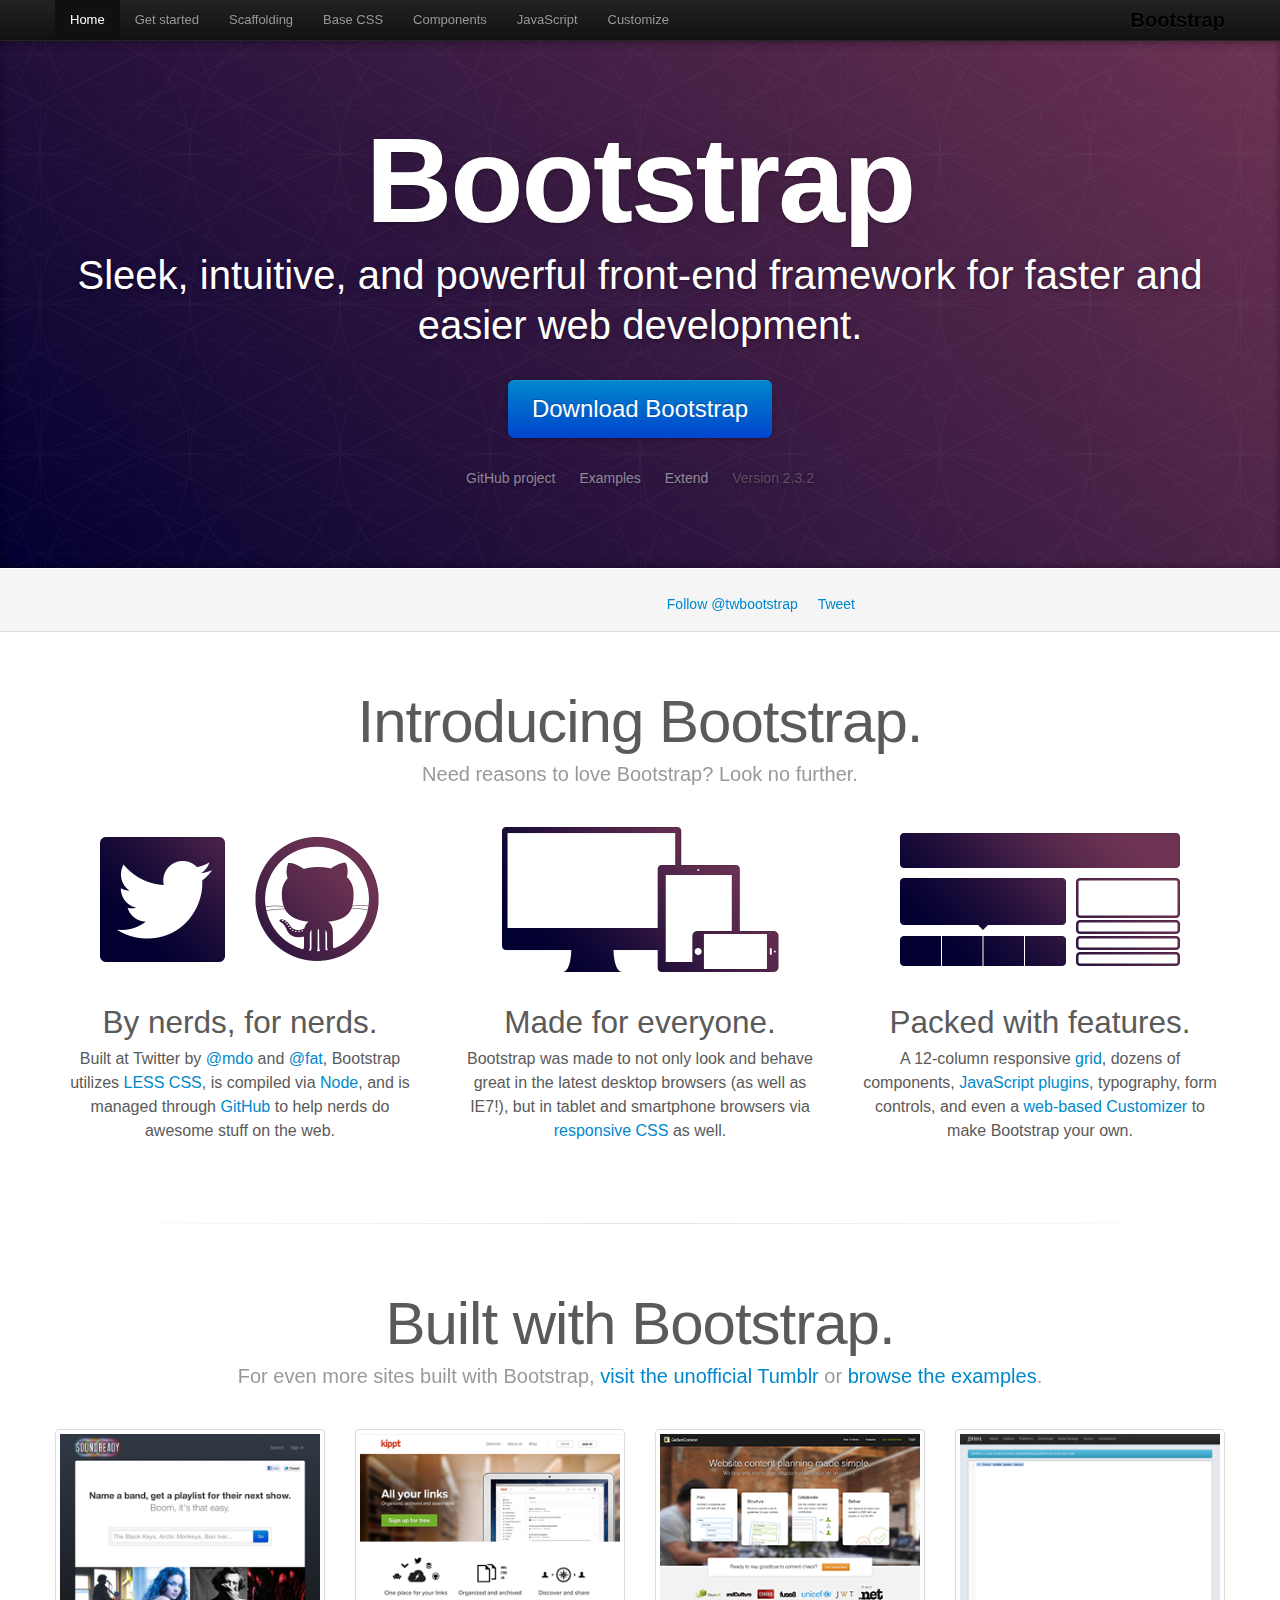
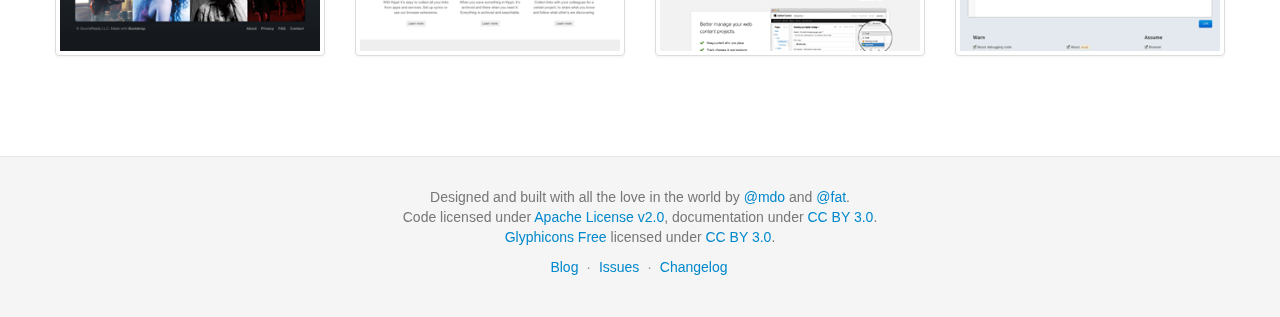
<file: paginau/docs/index.html>
<!DOCTYPE html>
<html lang="en">
  <head>
    <meta charset="utf-8">
    <title>Bootstrap</title>
    <meta name="viewport" content="width=device-width, initial-scale=1.0">
    <meta name="description" content="">
    <meta name="author" content="">

    <!-- Le styles -->
    <link href="assets/css/bootstrap.css" rel="stylesheet">
    <link href="assets/css/bootstrap-responsive.css" rel="stylesheet">
    <link href="assets/css/docs.css" rel="stylesheet">
    <link href="assets/js/google-code-prettify/prettify.css" rel="stylesheet">

    <!-- Le HTML5 shim, for IE6-8 support of HTML5 elements -->
    <!--[if lt IE 9]>
      <script src="assets/js/html5shiv.js"></script>
    <![endif]-->

    <!-- Le fav and touch icons -->
    <link rel="apple-touch-icon-precomposed" sizes="144x144" href="assets/ico/apple-touch-icon-144-precomposed.png">
    <link rel="apple-touch-icon-precomposed" sizes="114x114" href="assets/ico/apple-touch-icon-114-precomposed.png">
      <link rel="apple-touch-icon-precomposed" sizes="72x72" href="assets/ico/apple-touch-icon-72-precomposed.png">
                    <link rel="apple-touch-icon-precomposed" href="assets/ico/apple-touch-icon-57-precomposed.png">
                                   <link rel="shortcut icon" href="assets/ico/favicon.png">

    <script type="text/javascript">
      var _gaq = _gaq || [];
      _gaq.push(['_setAccount', 'UA-146052-10']);
      _gaq.push(['_trackPageview']);
      (function() {
        var ga = document.createElement('script'); ga.type = 'text/javascript'; ga.async = true;
        ga.src = ('https:' == document.location.protocol ? 'https://ssl' : 'http://www') + '.google-analytics.com/ga.js';
        var s = document.getElementsByTagName('script')[0]; s.parentNode.insertBefore(ga, s);
      })();
    </script>
  </head>

  <body data-spy="scroll" data-target=".bs-docs-sidebar">

    <!-- Navbar
    ================================================== -->
    <div class="navbar navbar-inverse navbar-fixed-top">
      <div class="navbar-inner">
        <div class="container">
          <button type="button" class="btn btn-navbar" data-toggle="collapse" data-target=".nav-collapse">
            <span class="icon-bar"></span>
            <span class="icon-bar"></span>
            <span class="icon-bar"></span>
          </button>
          <a class="brand" href="./index.html">Bootstrap</a>
          <div class="nav-collapse collapse">
            <ul class="nav">
              <li class="active">
                <a href="./index.html">Home</a>
              </li>
              <li class="">
                <a href="./getting-started.html">Get started</a>
              </li>
              <li class="">
                <a href="./scaffolding.html">Scaffolding</a>
              </li>
              <li class="">
                <a href="./base-css.html">Base CSS</a>
              </li>
              <li class="">
                <a href="./components.html">Components</a>
              </li>
              <li class="">
                <a href="./javascript.html">JavaScript</a>
              </li>
              <li class="">
                <a href="./customize.html">Customize</a>
              </li>
            </ul>
          </div>
        </div>
      </div>
    </div>

<div class="jumbotron masthead">
  <div class="container">
    <h1>Bootstrap</h1>
    <p>Sleek, intuitive, and powerful front-end framework for faster and easier web development.</p>
    <p>
      <a href="assets/bootstrap.zip" class="btn btn-primary btn-large" onclick="_gaq.push(['_trackEvent', 'Jumbotron actions', 'Download', 'Download 2.3.2']);">Download Bootstrap</a>
    </p>
    <ul class="masthead-links">
      <li>
        <a href="http://github.com/twitter/bootstrap" onclick="_gaq.push(['_trackEvent', 'Jumbotron actions', 'Jumbotron links', 'GitHub project']);">GitHub project</a>
      </li>
      <li>
        <a href="./getting-started.html#examples" onclick="_gaq.push(['_trackEvent', 'Jumbotron actions', 'Jumbotron links', 'Examples']);">Examples</a>
      </li>
      <li>
        <a href="./extend.html" onclick="_gaq.push(['_trackEvent', 'Jumbotron actions', 'Jumbotron links', 'Extend']);">Extend</a>
      </li>
      <li>
        Version 2.3.2
      </li>
    </ul>
  </div>
</div>

<div class="bs-docs-social">
  <div class="container">
    <ul class="bs-docs-social-buttons">
      <li>
        <iframe class="github-btn" src="http://ghbtns.com/github-btn.html?user=twbs&repo=bootstrap&type=watch&count=true" allowtransparency="true" frameborder="0" scrolling="0" width="100px" height="20px"></iframe>
      </li>
      <li>
        <iframe class="github-btn" src="http://ghbtns.com/github-btn.html?user=twbs&repo=bootstrap&type=fork&count=true" allowtransparency="true" frameborder="0" scrolling="0" width="102px" height="20px"></iframe>
      </li>
      <li class="follow-btn">
        <a href="https://twitter.com/twbootstrap" class="twitter-follow-button" data-link-color="#0069D6" data-show-count="true">Follow @twbootstrap</a>
      </li>
      <li class="tweet-btn">
        <a href="https://twitter.com/share" class="twitter-share-button" data-url="http://twbs.github.com/bootstrap/" data-count="horizontal" data-via="twbootstrap" data-related="mdo:Creator of Twitter Bootstrap">Tweet</a>
      </li>
    </ul>
  </div>
</div>

<div class="container">

  <div class="marketing">

    <h1>Introducing Bootstrap.</h1>
    <p class="marketing-byline">Need reasons to love Bootstrap? Look no further.</p>

    <div class="row-fluid">
      <div class="span4">
        <img class="marketing-img" src="assets/img/bs-docs-twitter-github.png">
        <h2>By nerds, for nerds.</h2>
        <p>Built at Twitter by <a href="http://twitter.com/mdo">@mdo</a> and <a href="http://twitter.com/fat">@fat</a>, Bootstrap utilizes <a href="http://lesscss.org">LESS CSS</a>, is compiled via <a href="http://nodejs.org">Node</a>, and is managed through <a href="http://github.com">GitHub</a> to help nerds do awesome stuff on the web.</p>
      </div>
      <div class="span4">
        <img class="marketing-img" src="assets/img/bs-docs-responsive-illustrations.png">
        <h2>Made for everyone.</h2>
        <p>Bootstrap was made to not only look and behave great in the latest desktop browsers (as well as IE7!), but in tablet and smartphone browsers via <a href="./scaffolding.html#responsive">responsive CSS</a> as well.</p>
      </div>
      <div class="span4">
        <img class="marketing-img" src="assets/img/bs-docs-bootstrap-features.png">
        <h2>Packed with features.</h2>
        <p>A 12-column responsive <a href="./scaffolding.html#gridSystem">grid</a>, dozens of components, <a href="./javascript.html">JavaScript plugins</a>, typography, form controls, and even a <a href="./customize.html">web-based Customizer</a> to make Bootstrap your own.</p>
      </div>
    </div>

    <hr class="soften">

    <h1>Built with Bootstrap.</h1>
    <p class="marketing-byline">For even more sites built with Bootstrap, <a href="http://builtwithbootstrap.tumblr.com/" target="_blank">visit the unofficial Tumblr</a> or <a href="./getting-started.html#examples">browse the examples</a>.</p>
    <div class="row-fluid">
      <ul class="thumbnails example-sites">
        <li class="span3">
          <a class="thumbnail" href="http://soundready.fm/" target="_blank">
            <img src="assets/img/example-sites/soundready.png" alt="SoundReady.fm">
          </a>
        </li>
        <li class="span3">
          <a class="thumbnail" href="http://kippt.com/" target="_blank">
            <img src="assets/img/example-sites/kippt.png" alt="Kippt">
          </a>
        </li>
        <li class="span3">
          <a class="thumbnail" href="http://www.gathercontent.com/" target="_blank">
            <img src="assets/img/example-sites/gathercontent.png" alt="Gather Content">
          </a>
        </li>
        <li class="span3">
          <a class="thumbnail" href="http://www.jshint.com/" target="_blank">
            <img src="assets/img/example-sites/jshint.png" alt="JS Hint">
          </a>
        </li>
      </ul>
     </div>

  </div>

</div>



    <!-- Footer
    ================================================== -->
    <footer class="footer">
      <div class="container">
        <p>Designed and built with all the love in the world by <a href="http://twitter.com/mdo" target="_blank">@mdo</a> and <a href="http://twitter.com/fat" target="_blank">@fat</a>.</p>
        <p>Code licensed under <a href="http://www.apache.org/licenses/LICENSE-2.0" target="_blank">Apache License v2.0</a>, documentation under <a href="http://creativecommons.org/licenses/by/3.0/">CC BY 3.0</a>.</p>
        <p><a href="http://glyphicons.com">Glyphicons Free</a> licensed under <a href="http://creativecommons.org/licenses/by/3.0/">CC BY 3.0</a>.</p>
        <ul class="footer-links">
          <li><a href="http://blog.getbootstrap.com">Blog</a></li>
          <li class="muted">&middot;</li>
          <li><a href="https://github.com/twbs/bootstrap/issues?state=open">Issues</a></li>
          <li class="muted">&middot;</li>
          <li><a href="https://github.com/twbs/bootstrap/releases">Changelog</a></li>
        </ul>
      </div>
    </footer>



    <!-- Le javascript
    ================================================== -->
    <!-- Placed at the end of the document so the pages load faster -->
    <script type="text/javascript" src="http://platform.twitter.com/widgets.js"></script>
    <script src="assets/js/jquery.js"></script>
    <script src="assets/js/bootstrap-transition.js"></script>
    <script src="assets/js/bootstrap-alert.js"></script>
    <script src="assets/js/bootstrap-modal.js"></script>
    <script src="assets/js/bootstrap-dropdown.js"></script>
    <script src="assets/js/bootstrap-scrollspy.js"></script>
    <script src="assets/js/bootstrap-tab.js"></script>
    <script src="assets/js/bootstrap-tooltip.js"></script>
    <script src="assets/js/bootstrap-popover.js"></script>
    <script src="assets/js/bootstrap-button.js"></script>
    <script src="assets/js/bootstrap-collapse.js"></script>
    <script src="assets/js/bootstrap-carousel.js"></script>
    <script src="assets/js/bootstrap-typeahead.js"></script>
    <script src="assets/js/bootstrap-affix.js"></script>

    <script src="assets/js/holder/holder.js"></script>
    <script src="assets/js/google-code-prettify/prettify.js"></script>

    <script src="assets/js/application.js"></script>


    <!-- Analytics
    ================================================== -->
    <script>
      var _gauges = _gauges || [];
      (function() {
        var t   = document.createElement('script');
        t.type  = 'text/javascript';
        t.async = true;
        t.id    = 'gauges-tracker';
        t.setAttribute('data-site-id', '4f0dc9fef5a1f55508000013');
        t.src = '//secure.gaug.es/track.js';
        var s = document.getElementsByTagName('script')[0];
        s.parentNode.insertBefore(t, s);
      })();
    </script>

  </body>
</html>
</file>
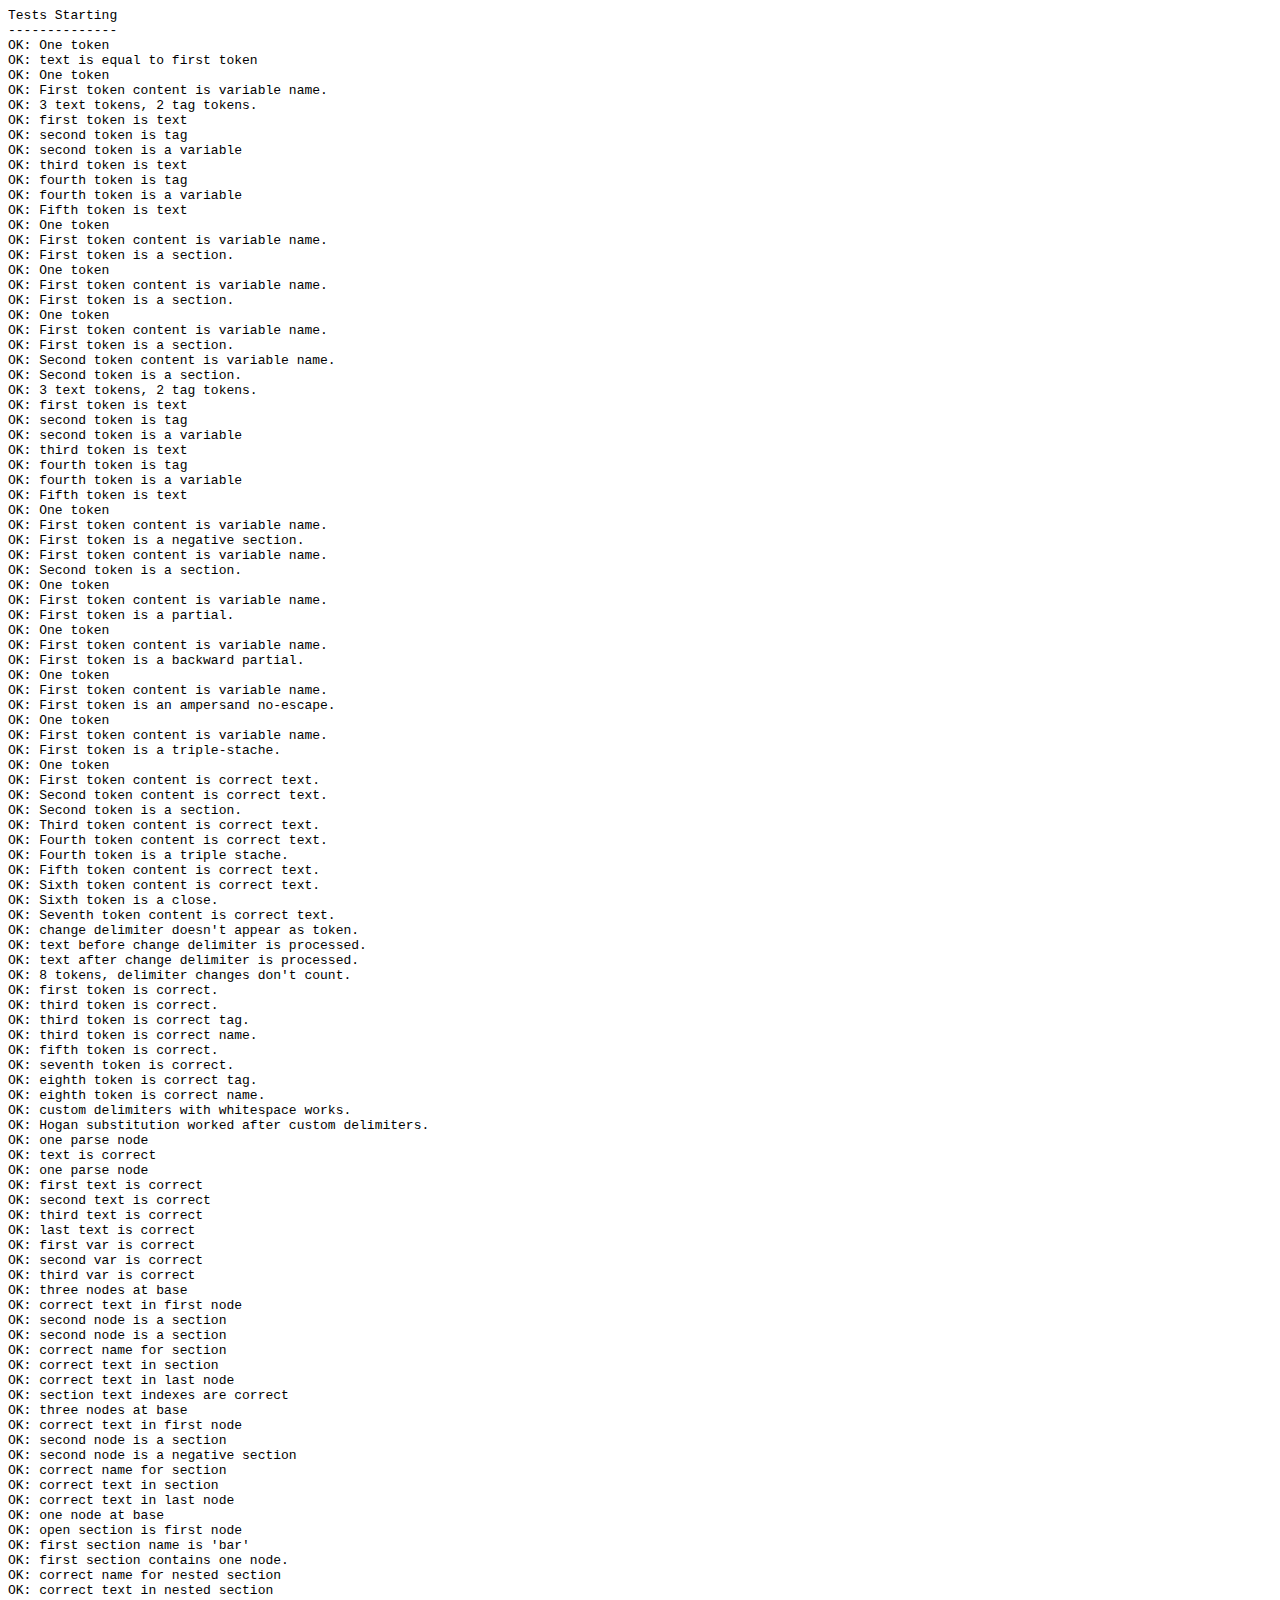
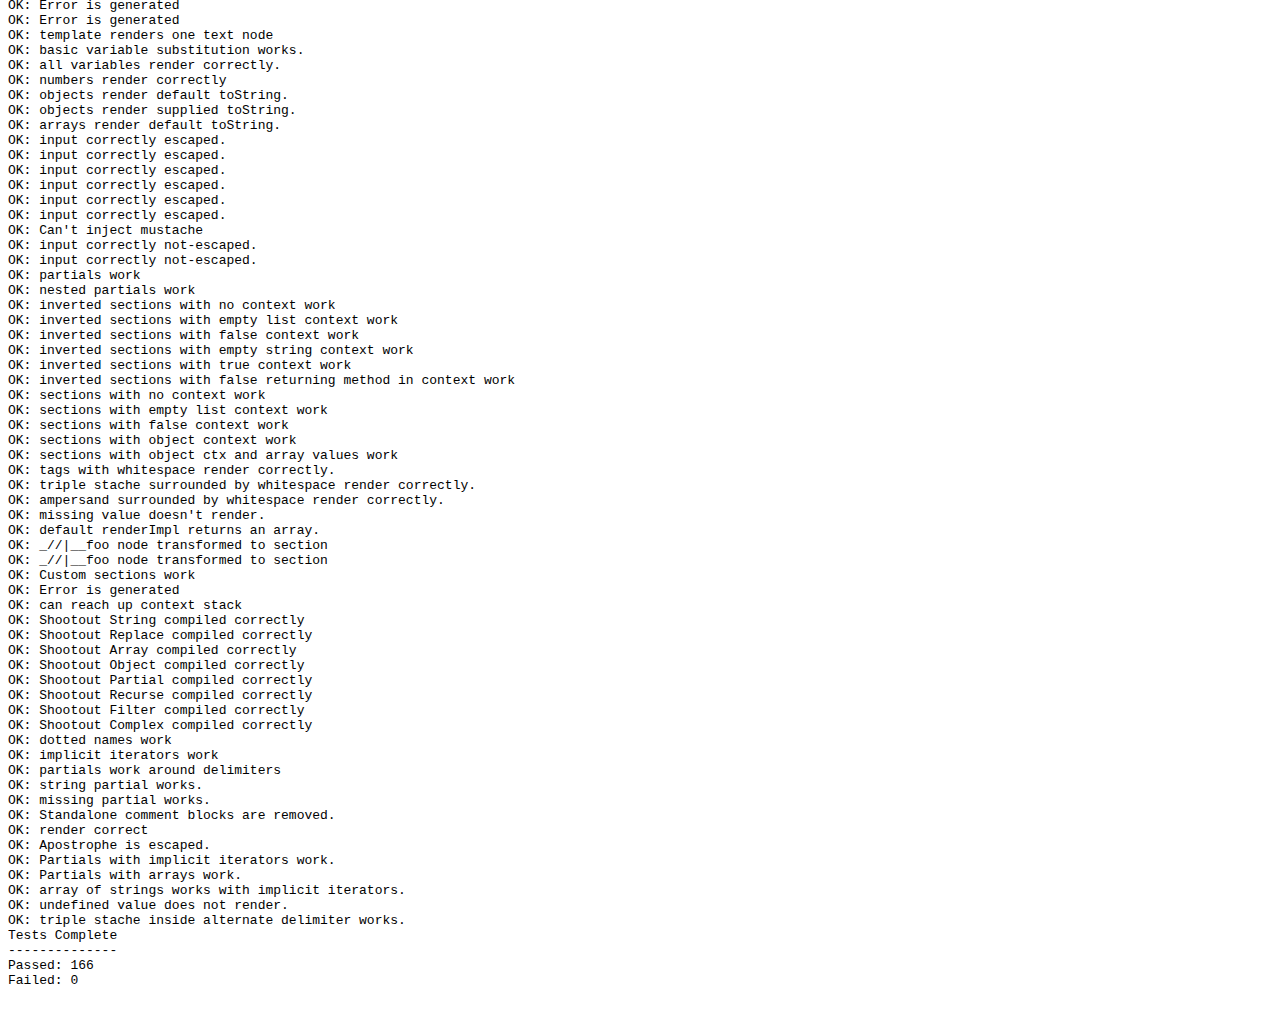
<file: paginau/docs/build/node_modules/hogan.js/test/index.html>
<html>
<head>
	<title>test</title>
	<script src="https://raw.github.com/douglascrockford/JSON-js/master/json2.js"></script>
</head>
<body>
  <code id="console"></code>
  <script>var Hogan = {};</script>
  <script src="../lib/template.js"></script>
  <script src="../lib/compiler.js"></script>
  <script src="./index.js"></script>
</body>
</html>
</file>
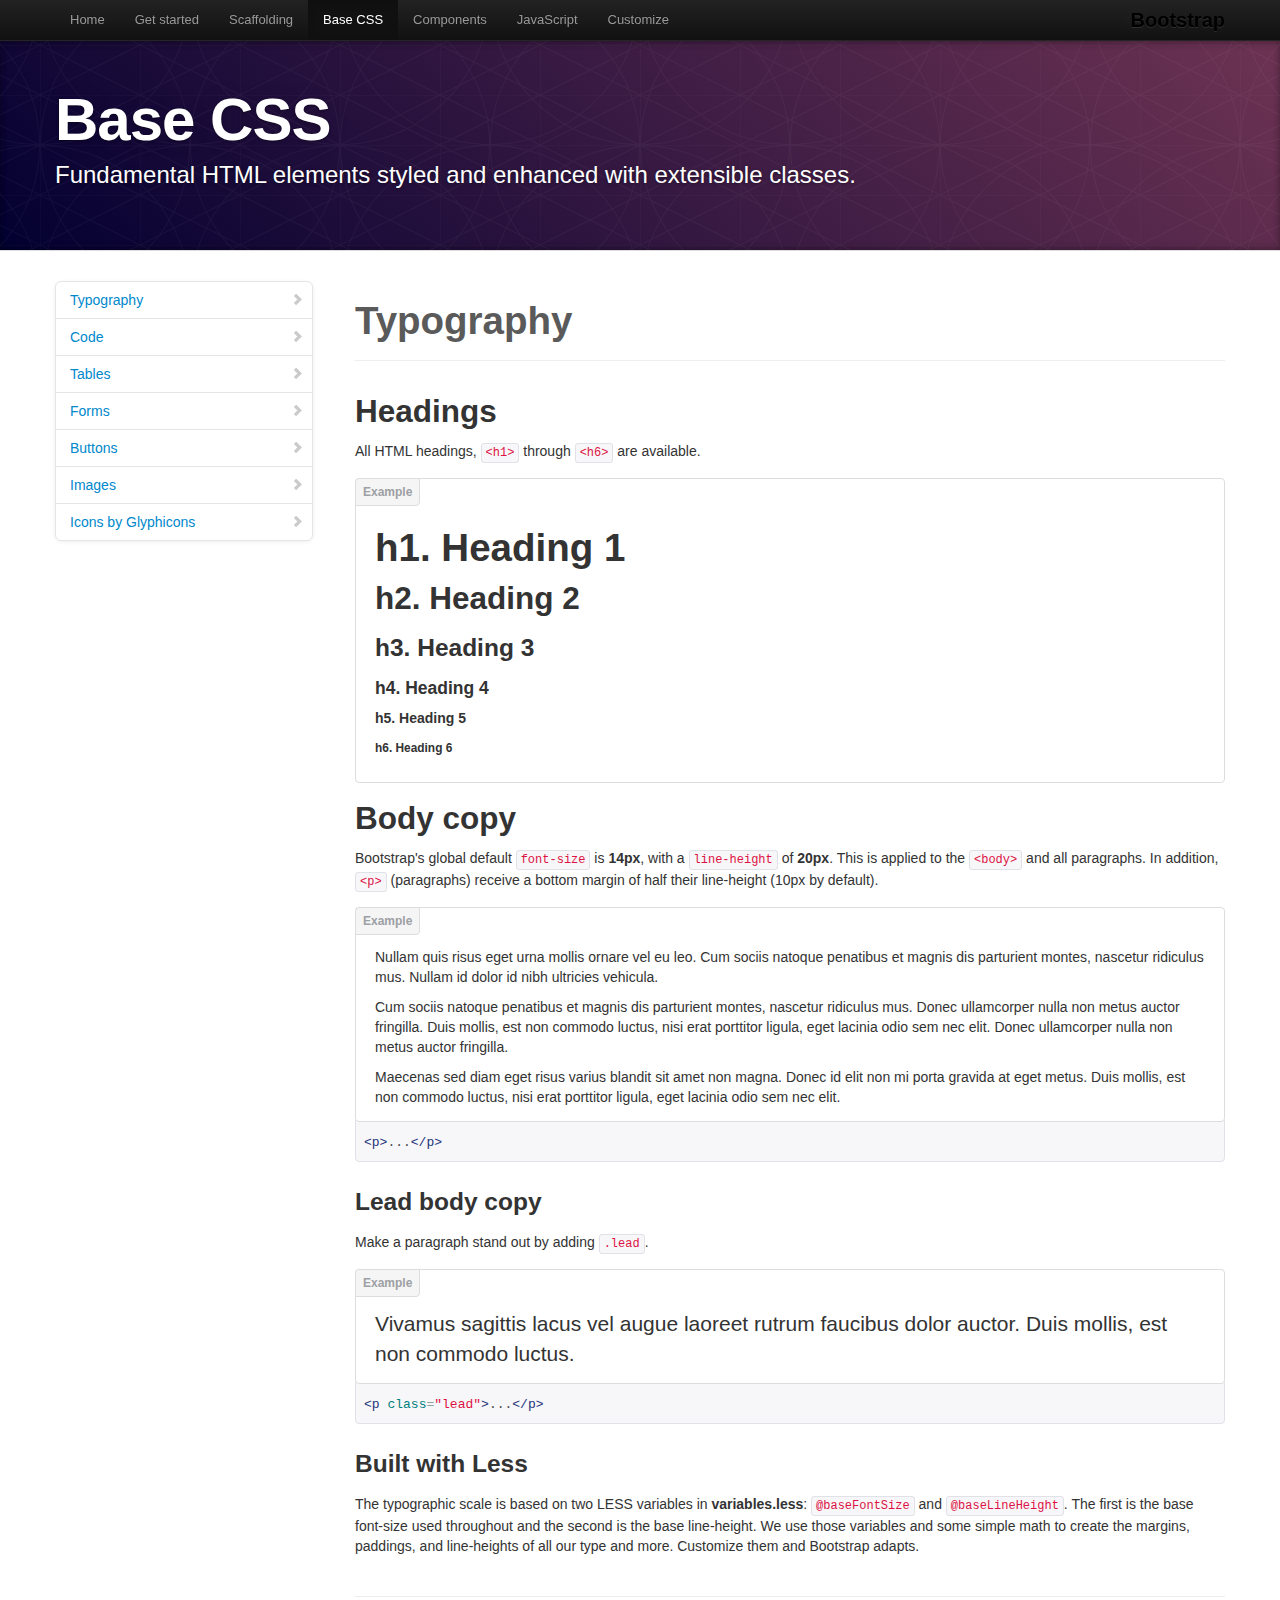
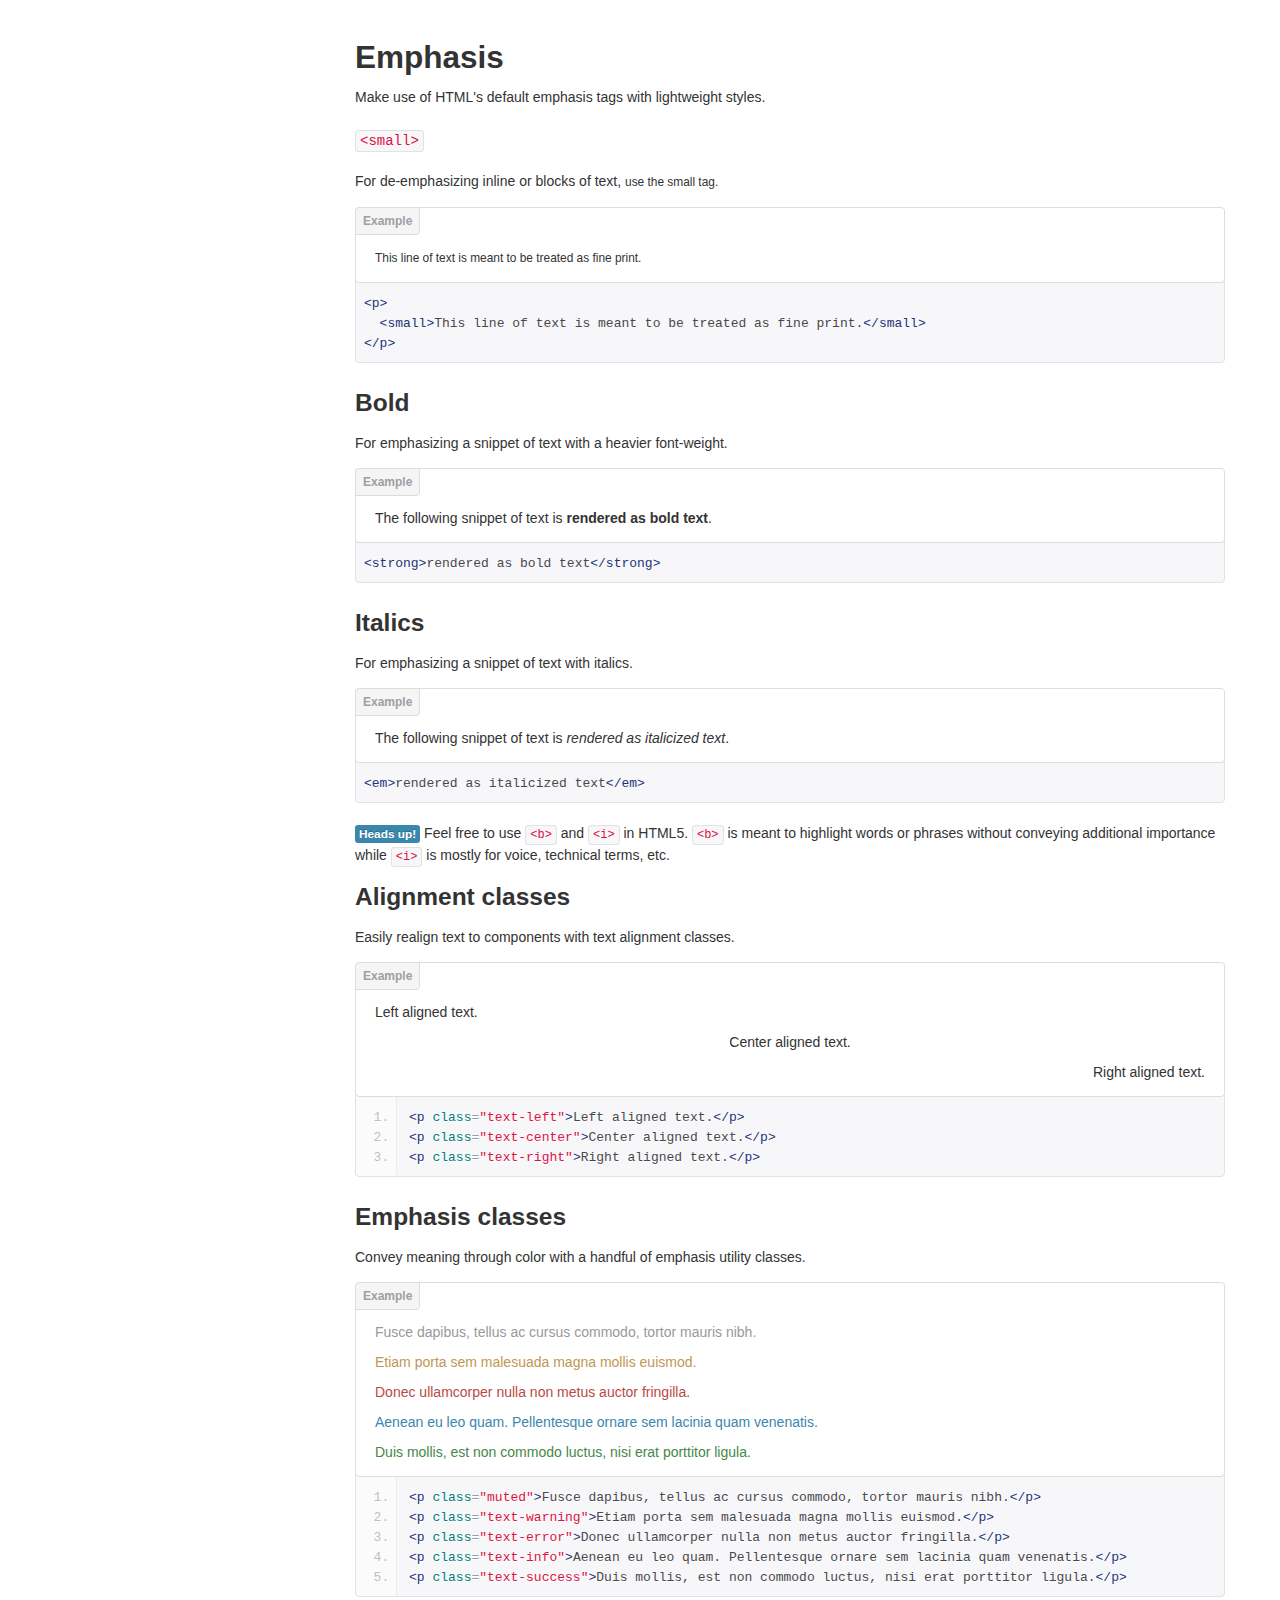
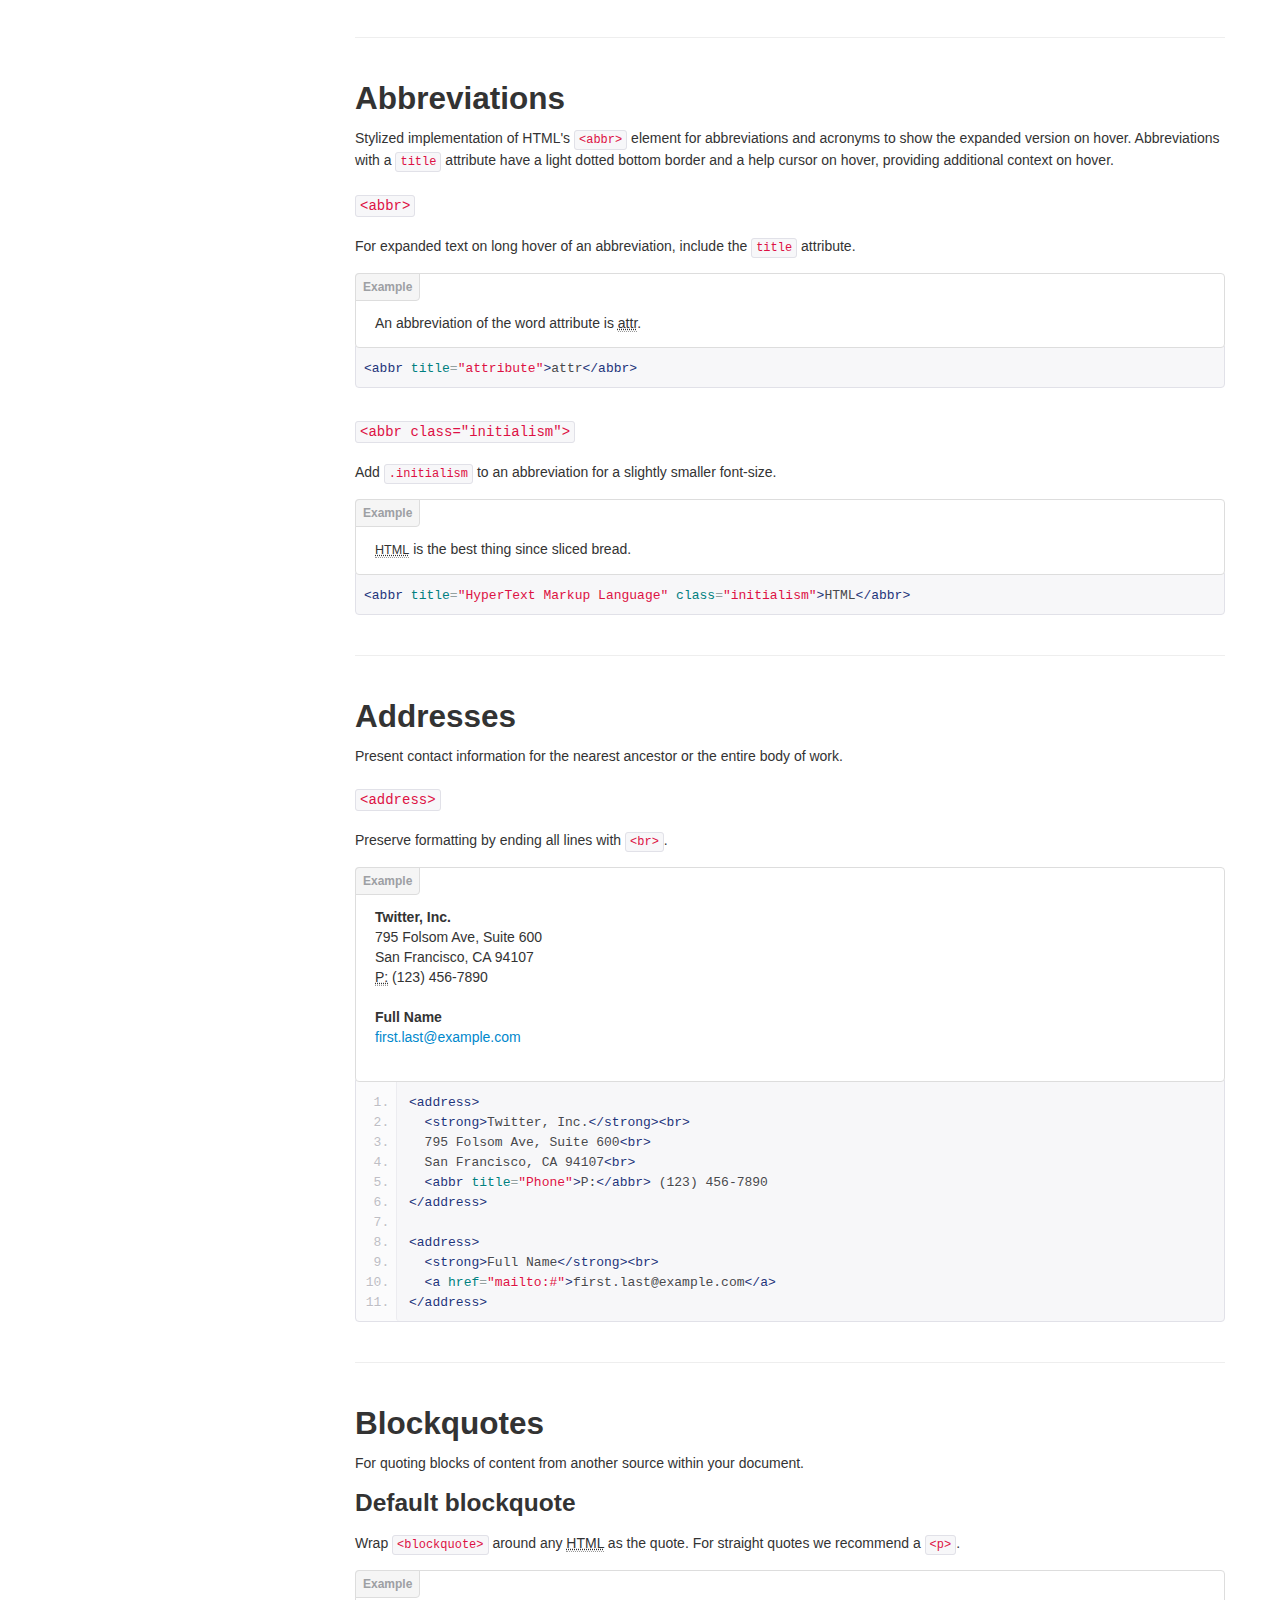
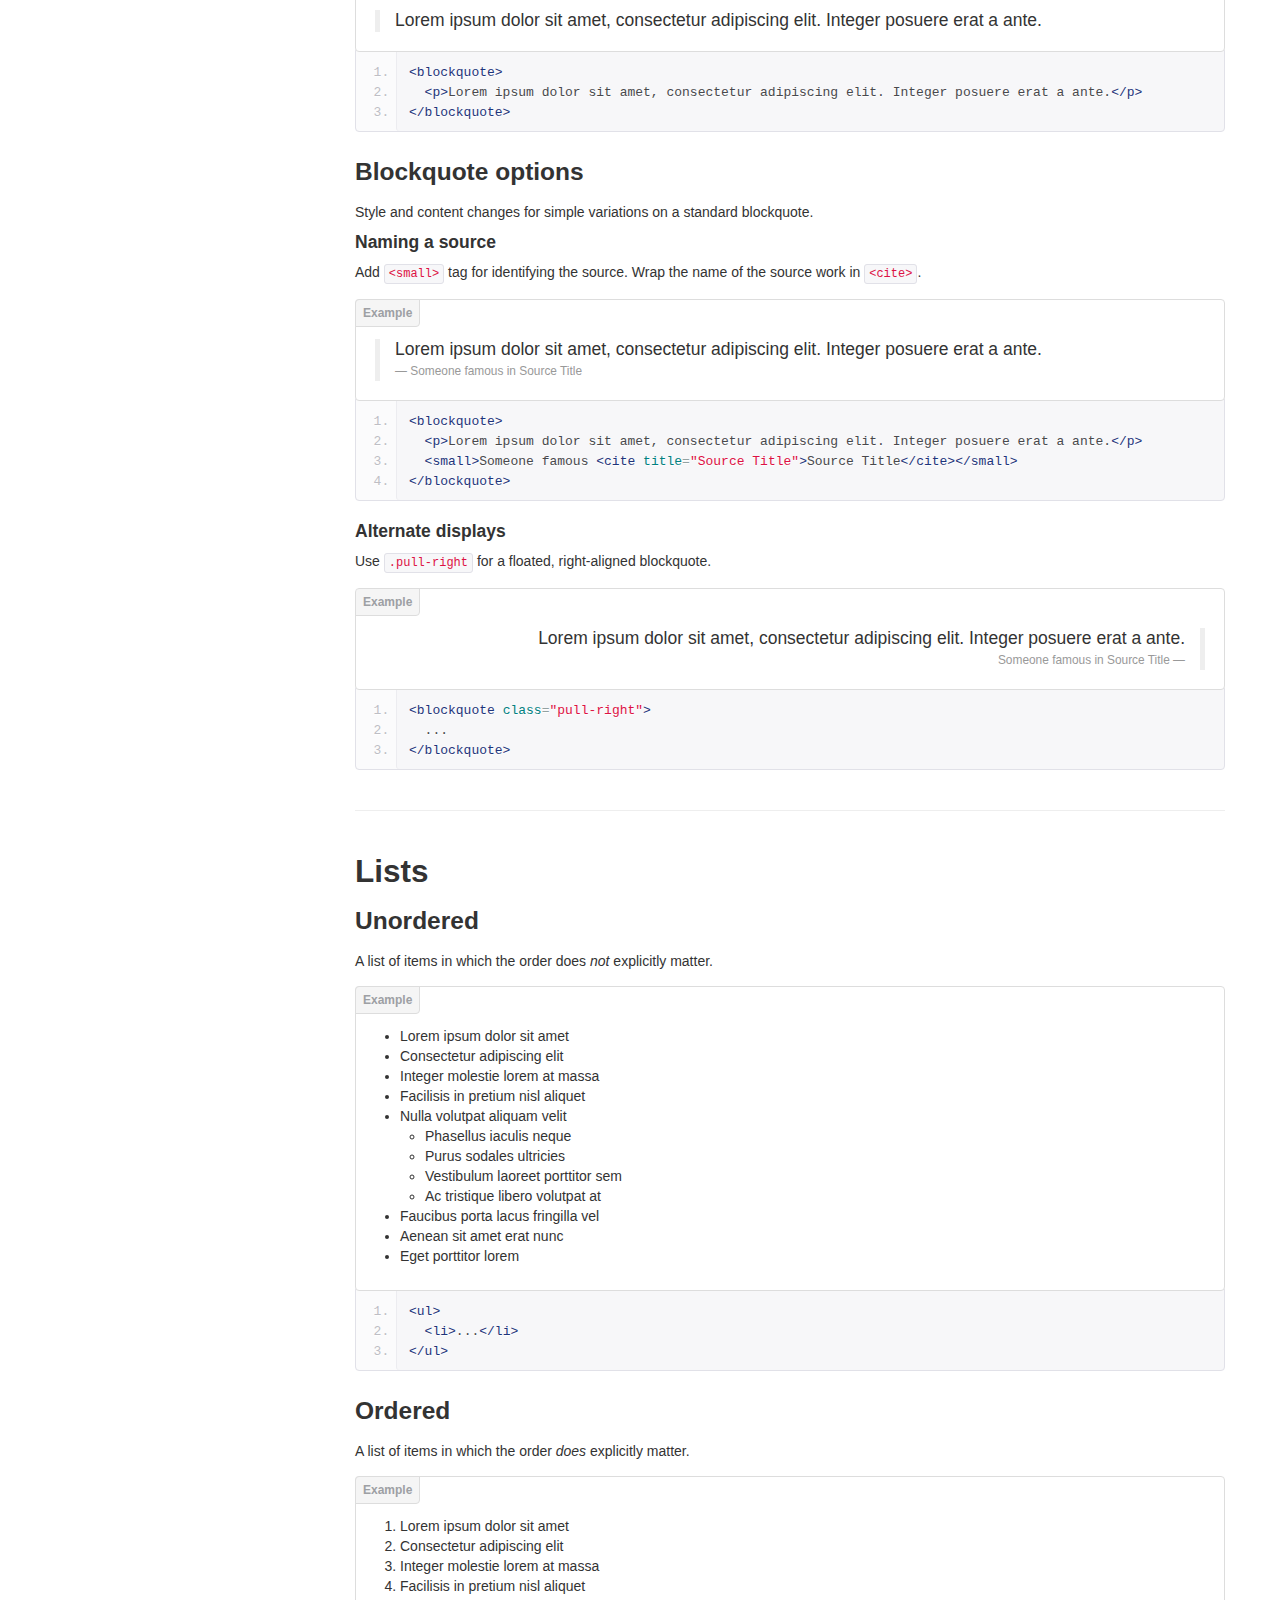
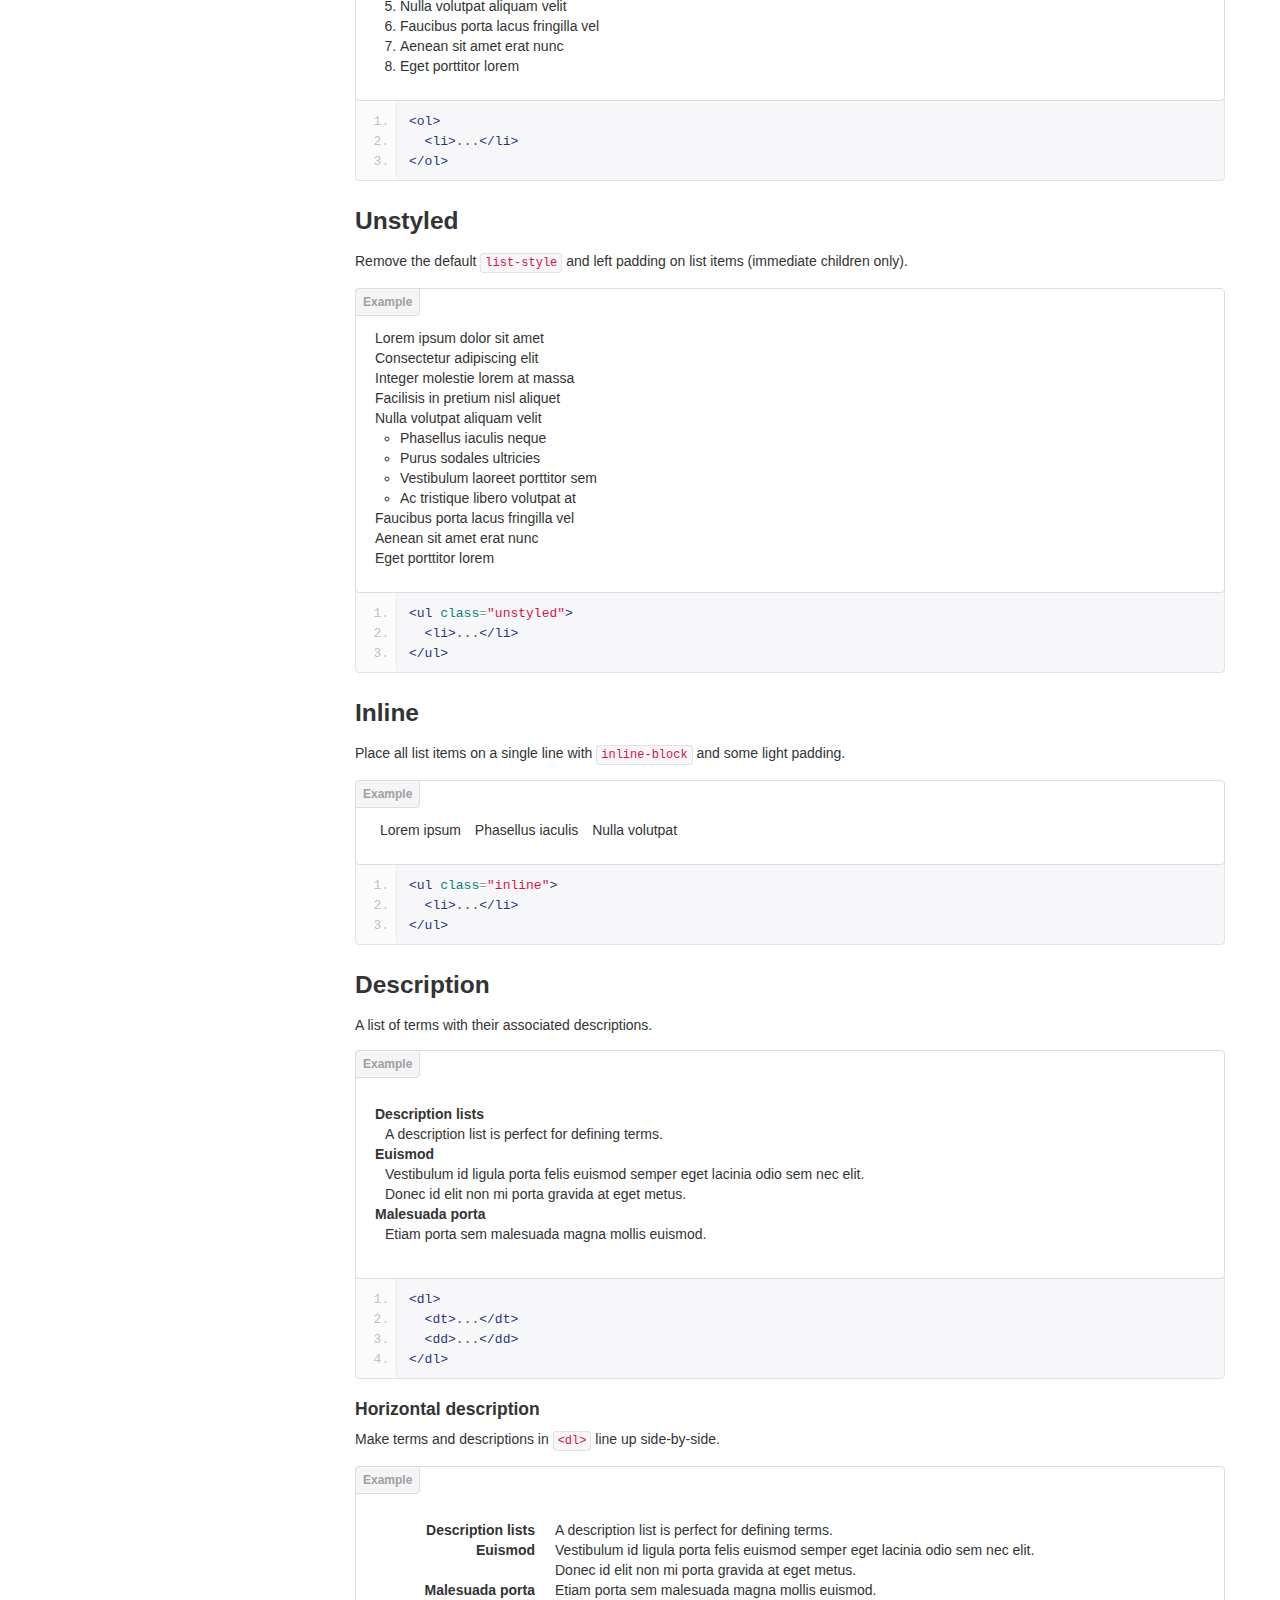
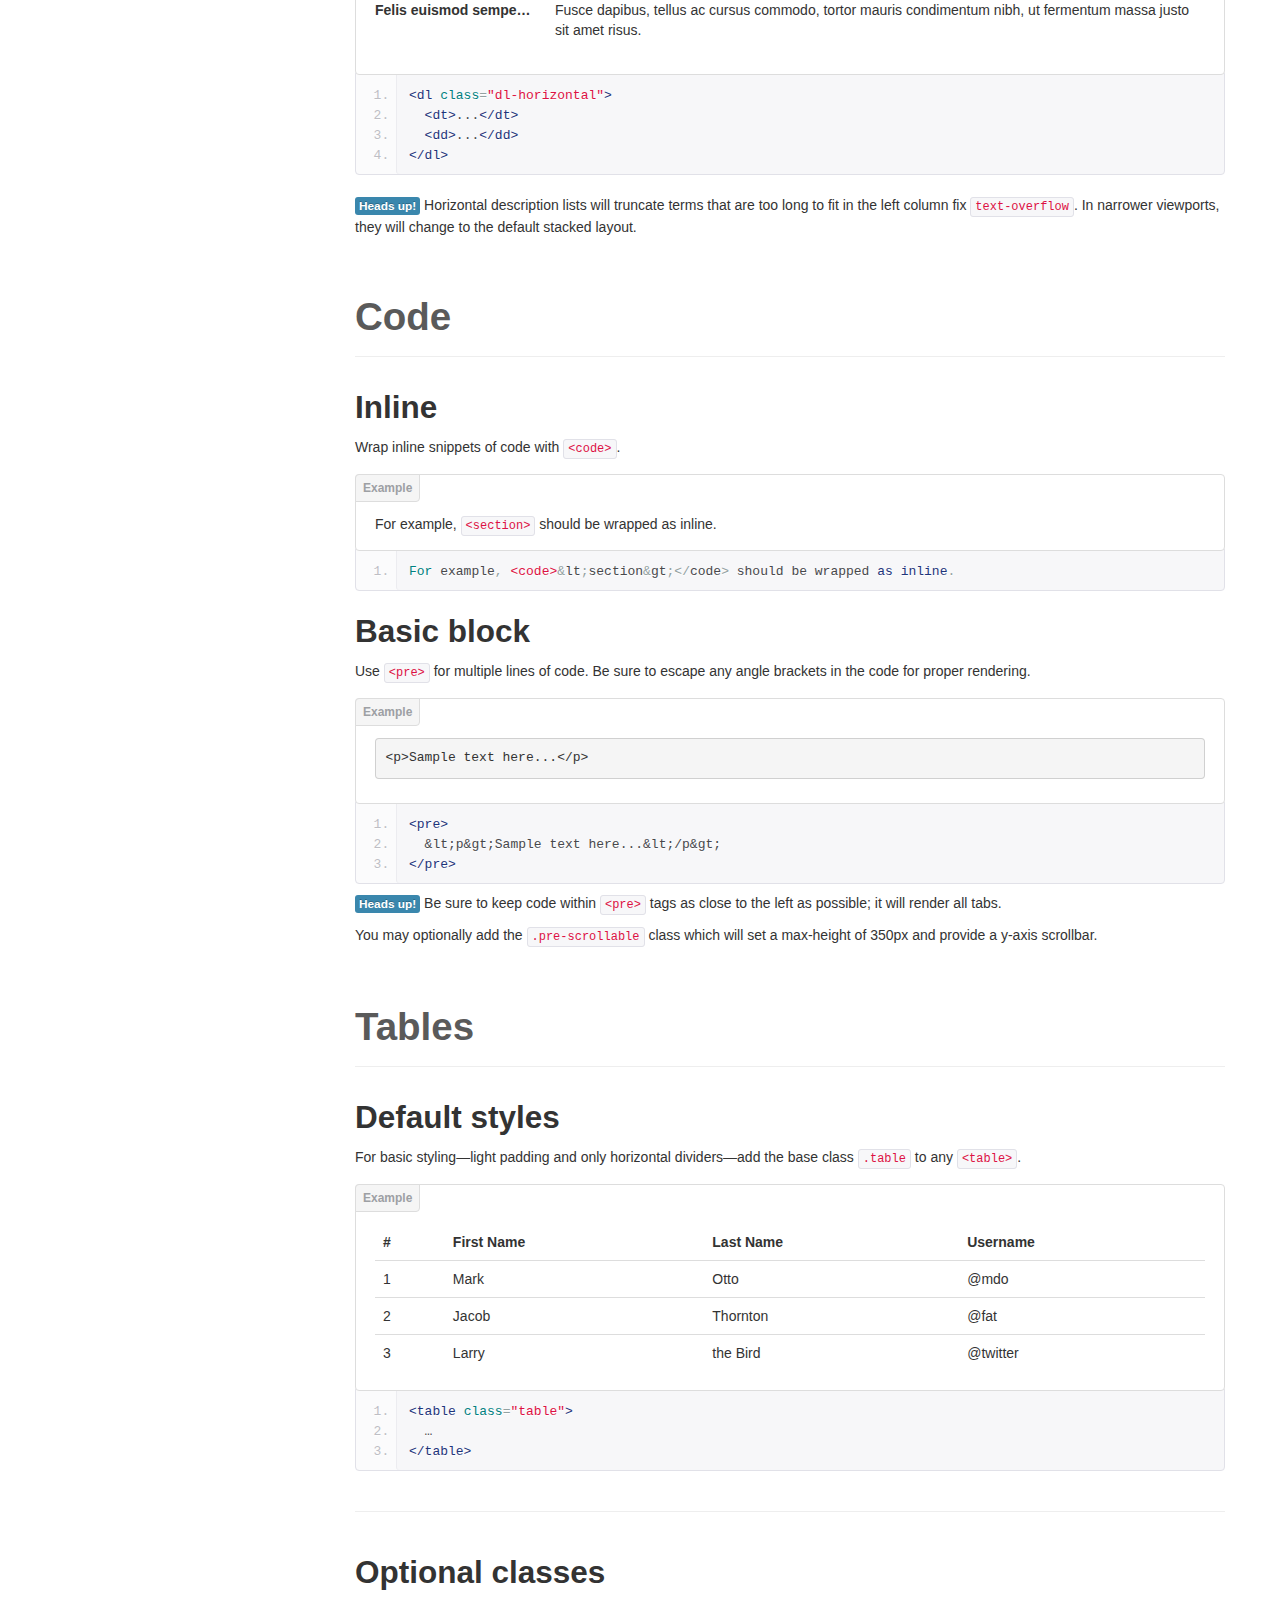
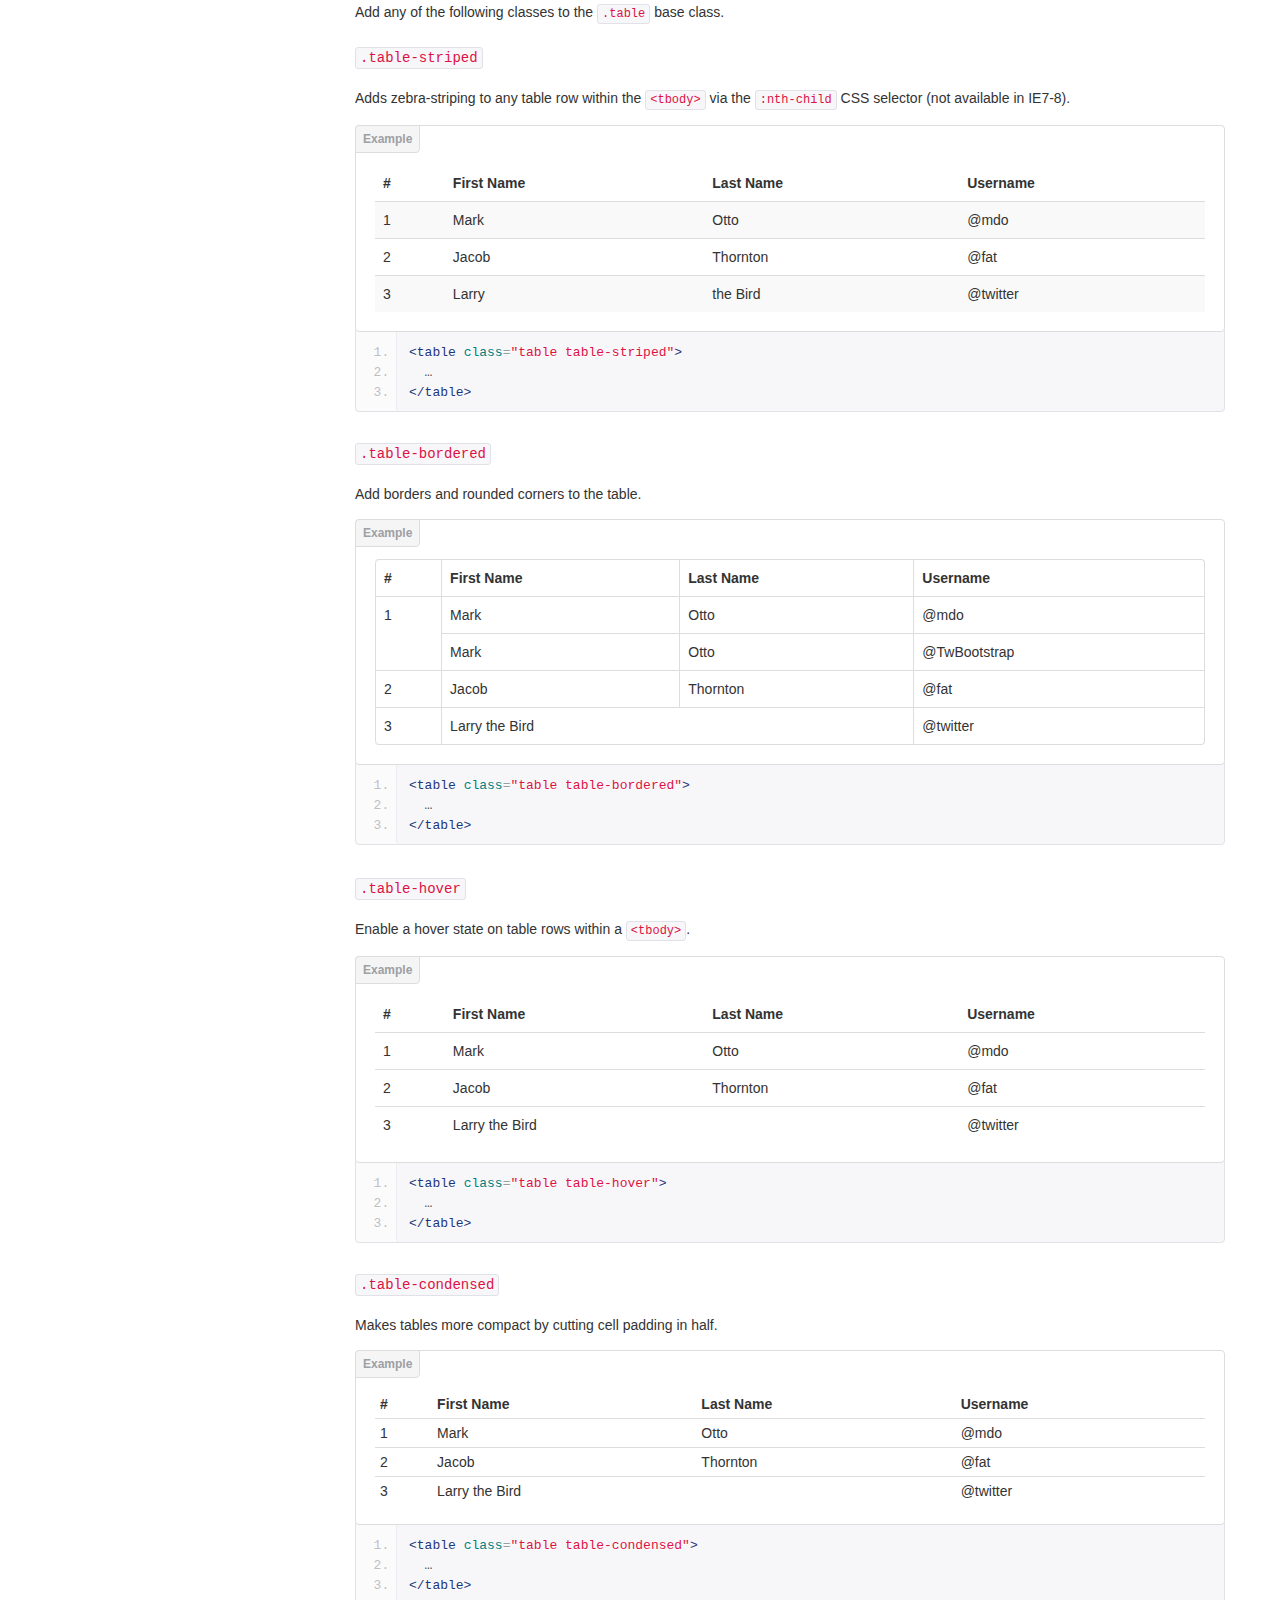
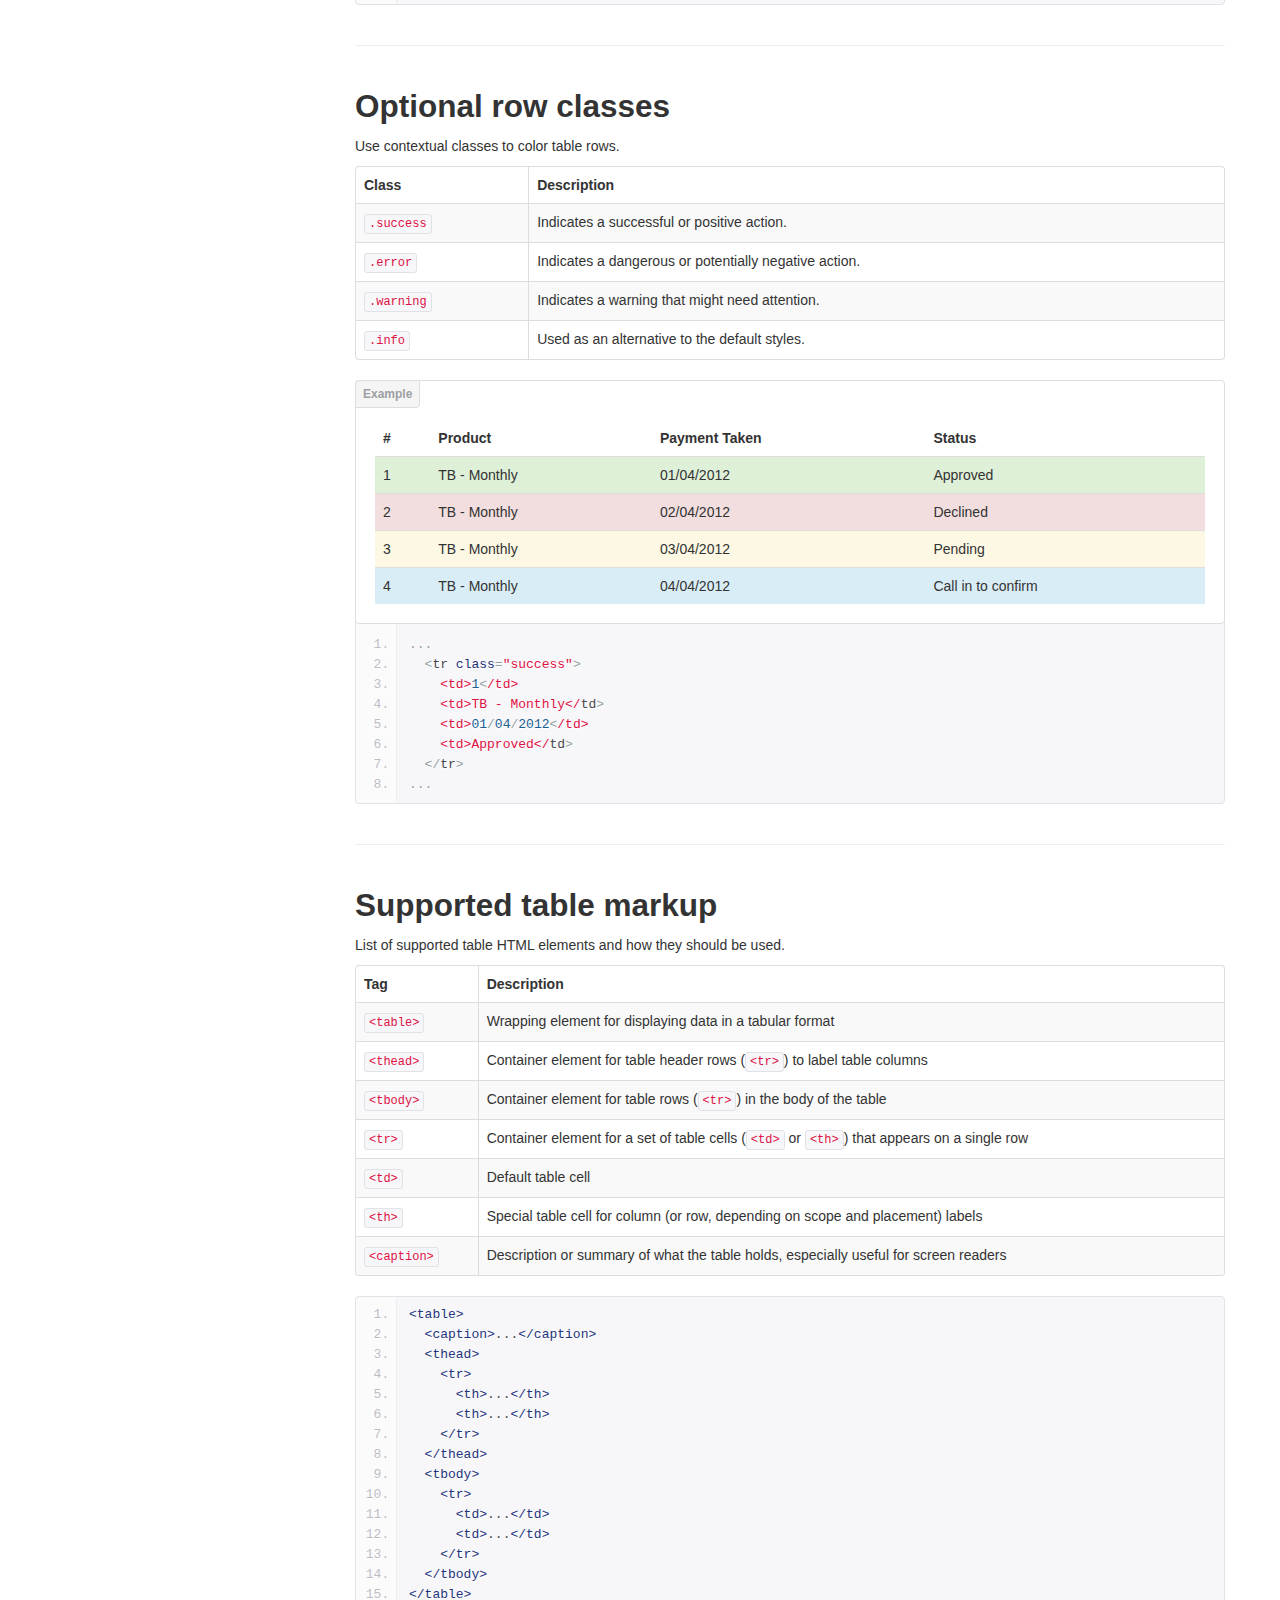
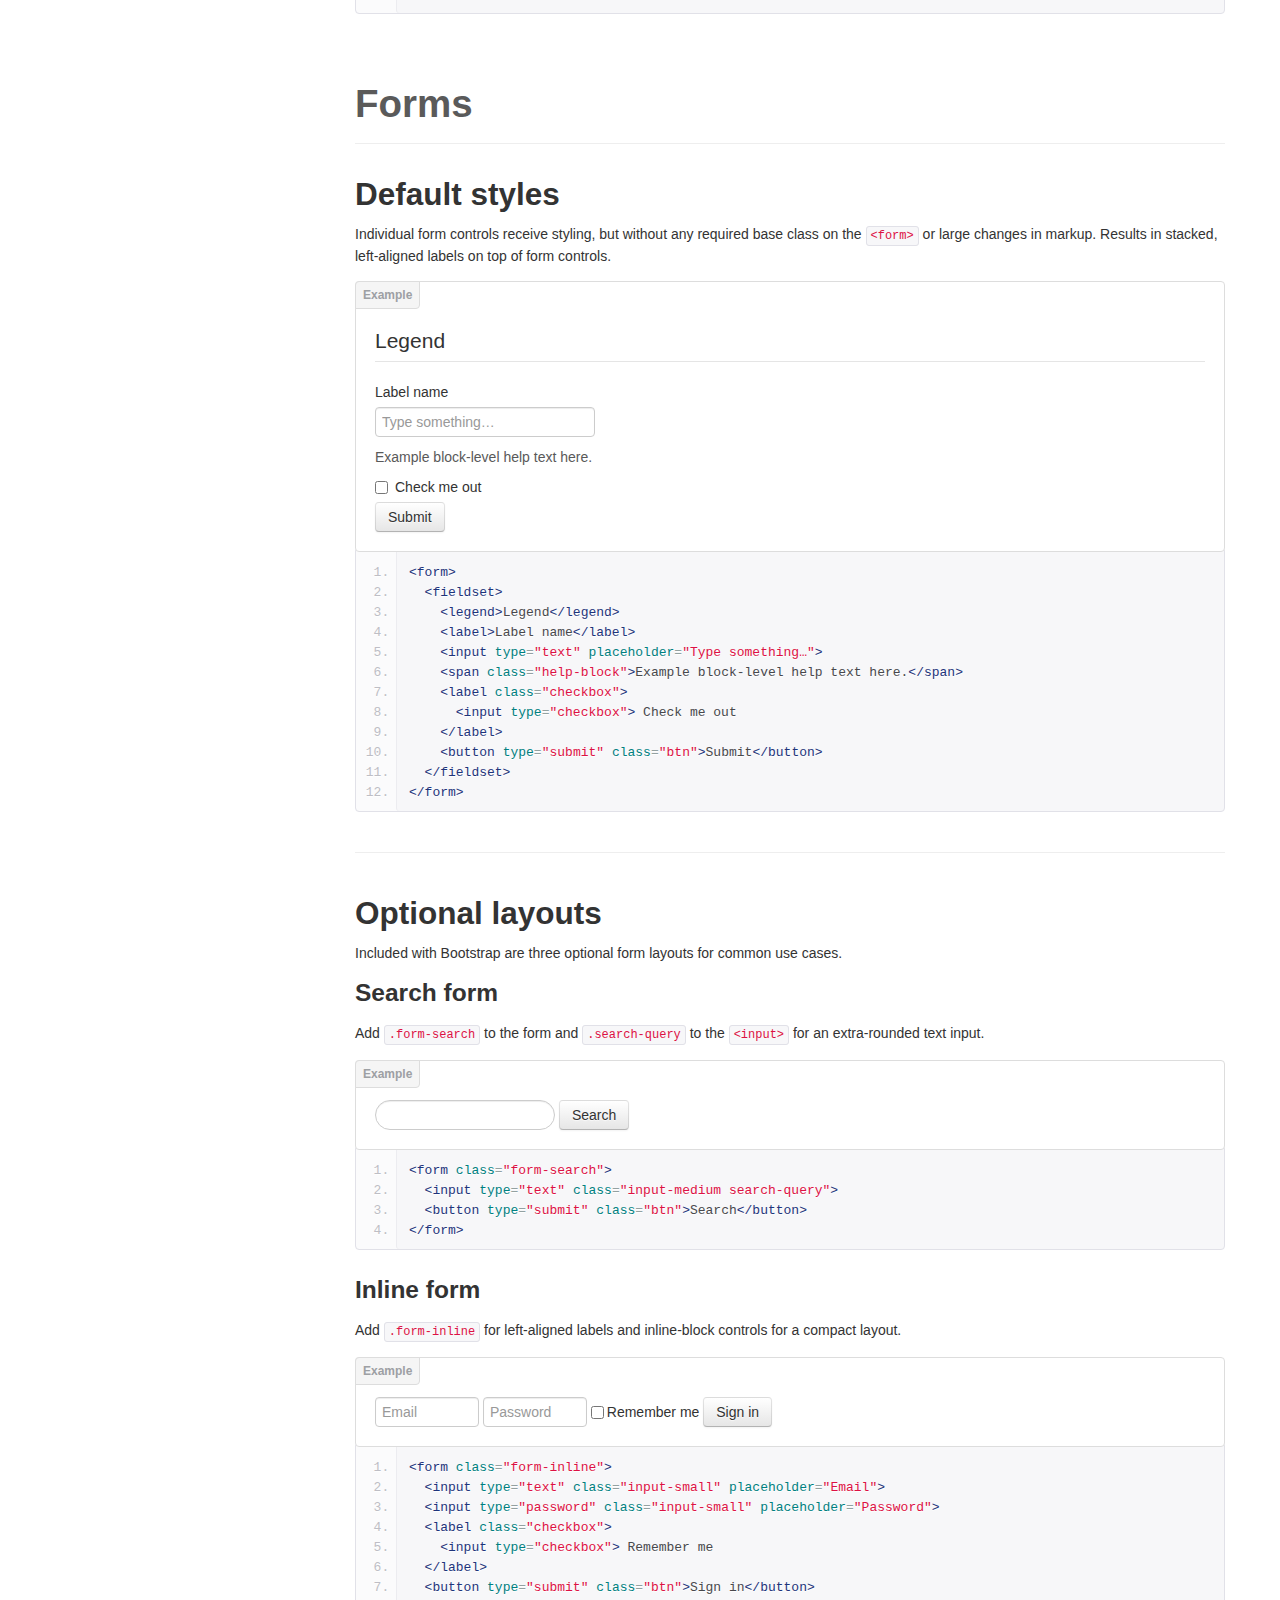
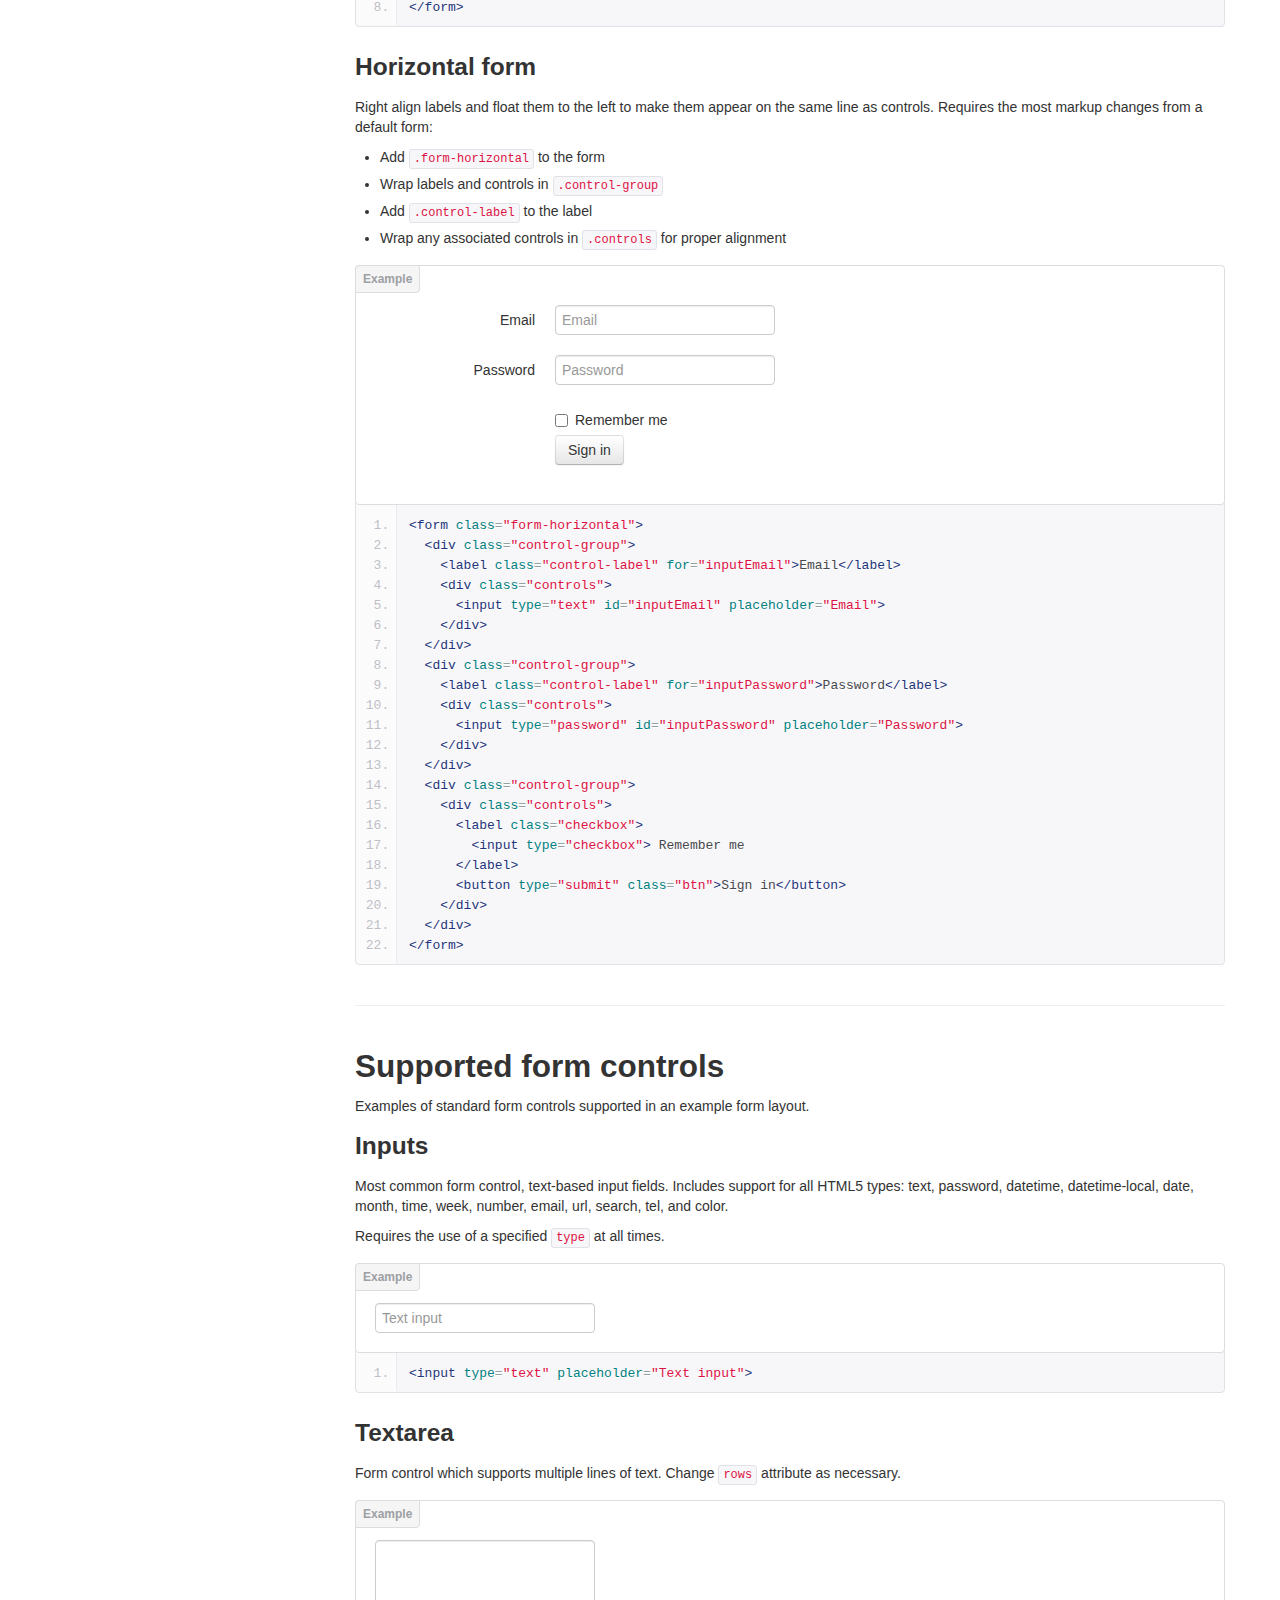
<file: paginau/docs/base-css.html>
<!DOCTYPE html>
<html lang="en">
  <head>
    <meta charset="utf-8">
    <title>Base · Bootstrap</title>
    <meta name="viewport" content="width=device-width, initial-scale=1.0">
    <meta name="description" content="">
    <meta name="author" content="">

    <!-- Le styles -->
    <link href="assets/css/bootstrap.css" rel="stylesheet">
    <link href="assets/css/bootstrap-responsive.css" rel="stylesheet">
    <link href="assets/css/docs.css" rel="stylesheet">
    <link href="assets/js/google-code-prettify/prettify.css" rel="stylesheet">

    <!-- Le HTML5 shim, for IE6-8 support of HTML5 elements -->
    <!--[if lt IE 9]>
      <script src="assets/js/html5shiv.js"></script>
    <![endif]-->

    <!-- Le fav and touch icons -->
    <link rel="apple-touch-icon-precomposed" sizes="144x144" href="assets/ico/apple-touch-icon-144-precomposed.png">
    <link rel="apple-touch-icon-precomposed" sizes="114x114" href="assets/ico/apple-touch-icon-114-precomposed.png">
      <link rel="apple-touch-icon-precomposed" sizes="72x72" href="assets/ico/apple-touch-icon-72-precomposed.png">
                    <link rel="apple-touch-icon-precomposed" href="assets/ico/apple-touch-icon-57-precomposed.png">
                                   <link rel="shortcut icon" href="assets/ico/favicon.png">

    <script type="text/javascript">
      var _gaq = _gaq || [];
      _gaq.push(['_setAccount', 'UA-146052-10']);
      _gaq.push(['_trackPageview']);
      (function() {
        var ga = document.createElement('script'); ga.type = 'text/javascript'; ga.async = true;
        ga.src = ('https:' == document.location.protocol ? 'https://ssl' : 'http://www') + '.google-analytics.com/ga.js';
        var s = document.getElementsByTagName('script')[0]; s.parentNode.insertBefore(ga, s);
      })();
    </script>
  </head>

  <body data-spy="scroll" data-target=".bs-docs-sidebar">

    <!-- Navbar
    ================================================== -->
    <div class="navbar navbar-inverse navbar-fixed-top">
      <div class="navbar-inner">
        <div class="container">
          <button type="button" class="btn btn-navbar" data-toggle="collapse" data-target=".nav-collapse">
            <span class="icon-bar"></span>
            <span class="icon-bar"></span>
            <span class="icon-bar"></span>
          </button>
          <a class="brand" href="./index.html">Bootstrap</a>
          <div class="nav-collapse collapse">
            <ul class="nav">
              <li class="">
                <a href="./index.html">Home</a>
              </li>
              <li class="">
                <a href="./getting-started.html">Get started</a>
              </li>
              <li class="">
                <a href="./scaffolding.html">Scaffolding</a>
              </li>
              <li class="active">
                <a href="./base-css.html">Base CSS</a>
              </li>
              <li class="">
                <a href="./components.html">Components</a>
              </li>
              <li class="">
                <a href="./javascript.html">JavaScript</a>
              </li>
              <li class="">
                <a href="./customize.html">Customize</a>
              </li>
            </ul>
          </div>
        </div>
      </div>
    </div>

<!-- Subhead
================================================== -->
<header class="jumbotron subhead" id="overview">
  <div class="container">
    <h1>Base CSS</h1>
    <p class="lead">Fundamental HTML elements styled and enhanced with extensible classes.</p>
  </div>
</header>


  <div class="container">

    <!-- Docs nav
    ================================================== -->
    <div class="row">
      <div class="span3 bs-docs-sidebar">
        <ul class="nav nav-list bs-docs-sidenav">
          <li><a href="#typography"><i class="icon-chevron-right"></i> Typography</a></li>
          <li><a href="#code"><i class="icon-chevron-right"></i> Code</a></li>
          <li><a href="#tables"><i class="icon-chevron-right"></i> Tables</a></li>
          <li><a href="#forms"><i class="icon-chevron-right"></i> Forms</a></li>
          <li><a href="#buttons"><i class="icon-chevron-right"></i> Buttons</a></li>
          <li><a href="#images"><i class="icon-chevron-right"></i> Images</a></li>
          <li><a href="#icons"><i class="icon-chevron-right"></i> Icons by Glyphicons</a></li>
        </ul>
      </div>
      <div class="span9">



        <!-- Typography
        ================================================== -->
        <section id="typography">
          <div class="page-header">
            <h1>Typography</h1>
          </div>

          <h2 id="headings">Headings</h2>
          <p>All HTML headings, <code>&lt;h1&gt;</code> through <code>&lt;h6&gt;</code> are available.</p>
          <div class="bs-docs-example">
            <h1>h1. Heading 1</h1>
            <h2>h2. Heading 2</h2>
            <h3>h3. Heading 3</h3>
            <h4>h4. Heading 4</h4>
            <h5>h5. Heading 5</h5>
            <h6>h6. Heading 6</h6>
          </div>

          <h2 id="body-copy">Body copy</h2>
          <p>Bootstrap's global default <code>font-size</code> is <strong>14px</strong>, with a <code>line-height</code> of <strong>20px</strong>. This is applied to the <code>&lt;body&gt;</code> and all paragraphs. In addition, <code>&lt;p&gt;</code> (paragraphs) receive a bottom margin of half their line-height (10px by default).</p>
          <div class="bs-docs-example">
            <p>Nullam quis risus eget urna mollis ornare vel eu leo. Cum sociis natoque penatibus et magnis dis parturient montes, nascetur ridiculus mus. Nullam id dolor id nibh ultricies vehicula.</p>
            <p>Cum sociis natoque penatibus et magnis dis parturient montes, nascetur ridiculus mus. Donec ullamcorper nulla non metus auctor fringilla. Duis mollis, est non commodo luctus, nisi erat porttitor ligula, eget lacinia odio sem nec elit. Donec ullamcorper nulla non metus auctor fringilla.</p>
            <p>Maecenas sed diam eget risus varius blandit sit amet non magna. Donec id elit non mi porta gravida at eget metus. Duis mollis, est non commodo luctus, nisi erat porttitor ligula, eget lacinia odio sem nec elit.</p>
          </div>
          <pre class="prettyprint">&lt;p&gt;...&lt;/p&gt;</pre>

          <h3>Lead body copy</h3>
          <p>Make a paragraph stand out by adding <code>.lead</code>.</p>
          <div class="bs-docs-example">
            <p class="lead">Vivamus sagittis lacus vel augue laoreet rutrum faucibus dolor auctor. Duis mollis, est non commodo luctus.</p>
          </div>
          <pre class="prettyprint">&lt;p class="lead"&gt;...&lt;/p&gt;</pre>

          <h3>Built with Less</h3>
          <p>The typographic scale is based on two LESS variables in <strong>variables.less</strong>: <code>@baseFontSize</code> and <code>@baseLineHeight</code>. The first is the base font-size used throughout and the second is the base line-height. We use those variables and some simple math to create the margins, paddings, and line-heights of all our type and more. Customize them and Bootstrap adapts.</p>


          <hr class="bs-docs-separator">


          <h2 id="emphasis">Emphasis</h2>
          <p>Make use of HTML's default emphasis tags with lightweight styles.</p>

          <h3><code>&lt;small&gt;</code></h3>
          <p>For de-emphasizing inline or blocks of text, <small>use the small tag.</small></p>
          <div class="bs-docs-example">
            <p><small>This line of text is meant to be treated as fine print.</small></p>
          </div>
<pre class="prettyprint">
&lt;p&gt;
  &lt;small&gt;This line of text is meant to be treated as fine print.&lt;/small&gt;
&lt;/p&gt;
</pre>

          <h3>Bold</h3>
          <p>For emphasizing a snippet of text with a heavier font-weight.</p>
          <div class="bs-docs-example">
            <p>The following snippet of text is <strong>rendered as bold text</strong>.</p>
          </div>
          <pre class="prettyprint">&lt;strong&gt;rendered as bold text&lt;/strong&gt;</pre>

          <h3>Italics</h3>
          <p>For emphasizing a snippet of text with italics.</p>
          <div class="bs-docs-example">
            <p>The following snippet of text is <em>rendered as italicized text</em>.</p>
          </div>
          <pre class="prettyprint">&lt;em&gt;rendered as italicized text&lt;/em&gt;</pre>

          <p><span class="label label-info">Heads up!</span> Feel free to use <code>&lt;b&gt;</code> and <code>&lt;i&gt;</code> in HTML5. <code>&lt;b&gt;</code> is meant to highlight words or phrases without conveying additional importance while <code>&lt;i&gt;</code> is mostly for voice, technical terms, etc.</p>

          <h3>Alignment classes</h3>
          <p>Easily realign text to components with text alignment classes.</p>
          <div class="bs-docs-example">
            <p class="text-left">Left aligned text.</p>
            <p class="text-center">Center aligned text.</p>
            <p class="text-right">Right aligned text.</p>
          </div>
<pre class="prettyprint linenums">
&lt;p class="text-left"&gt;Left aligned text.&lt;/p&gt;
&lt;p class="text-center"&gt;Center aligned text.&lt;/p&gt;
&lt;p class="text-right"&gt;Right aligned text.&lt;/p&gt;
</pre>

          <h3>Emphasis classes</h3>
          <p>Convey meaning through color with a handful of emphasis utility classes.</p>
          <div class="bs-docs-example">
            <p class="muted">Fusce dapibus, tellus ac cursus commodo, tortor mauris nibh.</p>
            <p class="text-warning">Etiam porta sem malesuada magna mollis euismod.</p>
            <p class="text-error">Donec ullamcorper nulla non metus auctor fringilla.</p>
            <p class="text-info">Aenean eu leo quam. Pellentesque ornare sem lacinia quam venenatis.</p>
            <p class="text-success">Duis mollis, est non commodo luctus, nisi erat porttitor ligula.</p>
          </div>
<pre class="prettyprint linenums">
&lt;p class="muted"&gt;Fusce dapibus, tellus ac cursus commodo, tortor mauris nibh.&lt;/p&gt;
&lt;p class="text-warning"&gt;Etiam porta sem malesuada magna mollis euismod.&lt;/p&gt;
&lt;p class="text-error"&gt;Donec ullamcorper nulla non metus auctor fringilla.&lt;/p&gt;
&lt;p class="text-info"&gt;Aenean eu leo quam. Pellentesque ornare sem lacinia quam venenatis.&lt;/p&gt;
&lt;p class="text-success"&gt;Duis mollis, est non commodo luctus, nisi erat porttitor ligula.&lt;/p&gt;
</pre>


          <hr class="bs-docs-separator">


          <h2 id="abbreviations">Abbreviations</h2>
          <p>Stylized implementation of HTML's <code>&lt;abbr&gt;</code> element for abbreviations and acronyms to show the expanded version on hover. Abbreviations with a <code>title</code> attribute have a light dotted bottom border and a help cursor on hover, providing additional context on hover.</p>

          <h3><code>&lt;abbr&gt;</code></h3>
          <p>For expanded text on long hover of an abbreviation, include the <code>title</code> attribute.</p>
          <div class="bs-docs-example">
            <p>An abbreviation of the word attribute is <abbr title="attribute">attr</abbr>.</p>
          </div>
          <pre class="prettyprint">&lt;abbr title="attribute"&gt;attr&lt;/abbr&gt;</pre>

          <h3><code>&lt;abbr class="initialism"&gt;</code></h3>
          <p>Add <code>.initialism</code> to an abbreviation for a slightly smaller font-size.</p>
          <div class="bs-docs-example">
            <p><abbr title="HyperText Markup Language" class="initialism">HTML</abbr> is the best thing since sliced bread.</p>
          </div>
          <pre class="prettyprint">&lt;abbr title="HyperText Markup Language" class="initialism"&gt;HTML&lt;/abbr&gt;</pre>


          <hr class="bs-docs-separator">


          <h2 id="addresses">Addresses</h2>
          <p>Present contact information for the nearest ancestor or the entire body of work.</p>

          <h3><code>&lt;address&gt;</code></h3>
          <p>Preserve formatting by ending all lines with <code>&lt;br&gt;</code>.</p>
          <div class="bs-docs-example">
            <address>
              <strong>Twitter, Inc.</strong><br>
              795 Folsom Ave, Suite 600<br>
              San Francisco, CA 94107<br>
              <abbr title="Phone">P:</abbr> (123) 456-7890
            </address>
            <address>
              <strong>Full Name</strong><br>
              <a href="mailto:#">first.last@example.com</a>
            </address>
          </div>
<pre class="prettyprint linenums">
&lt;address&gt;
  &lt;strong&gt;Twitter, Inc.&lt;/strong&gt;&lt;br&gt;
  795 Folsom Ave, Suite 600&lt;br&gt;
  San Francisco, CA 94107&lt;br&gt;
  &lt;abbr title="Phone"&gt;P:&lt;/abbr&gt; (123) 456-7890
&lt;/address&gt;

&lt;address&gt;
  &lt;strong&gt;Full Name&lt;/strong&gt;&lt;br&gt;
  &lt;a href="mailto:#"&gt;first.last@example.com&lt;/a&gt;
&lt;/address&gt;
</pre>


          <hr class="bs-docs-separator">


          <h2 id="blockquotes">Blockquotes</h2>
          <p>For quoting blocks of content from another source within your document.</p>

          <h3>Default blockquote</h3>
          <p>Wrap <code>&lt;blockquote&gt;</code> around any <abbr title="HyperText Markup Language">HTML</abbr> as the quote. For straight quotes we recommend a <code>&lt;p&gt;</code>.</p>
          <div class="bs-docs-example">
            <blockquote>
              <p>Lorem ipsum dolor sit amet, consectetur adipiscing elit. Integer posuere erat a ante.</p>
            </blockquote>
          </div>
<pre class="prettyprint linenums">
&lt;blockquote&gt;
  &lt;p&gt;Lorem ipsum dolor sit amet, consectetur adipiscing elit. Integer posuere erat a ante.&lt;/p&gt;
&lt;/blockquote&gt;
</pre>

          <h3>Blockquote options</h3>
          <p>Style and content changes for simple variations on a standard blockquote.</p>

          <h4>Naming a source</h4>
          <p>Add <code>&lt;small&gt;</code> tag for identifying the source. Wrap the name of the source work in <code>&lt;cite&gt;</code>.</p>
          <div class="bs-docs-example">
            <blockquote>
              <p>Lorem ipsum dolor sit amet, consectetur adipiscing elit. Integer posuere erat a ante.</p>
              <small>Someone famous in <cite title="Source Title">Source Title</cite></small>
            </blockquote>
          </div>
<pre class="prettyprint linenums">
&lt;blockquote&gt;
  &lt;p&gt;Lorem ipsum dolor sit amet, consectetur adipiscing elit. Integer posuere erat a ante.&lt;/p&gt;
  &lt;small&gt;Someone famous &lt;cite title="Source Title"&gt;Source Title&lt;/cite&gt;&lt;/small&gt;
&lt;/blockquote&gt;
</pre>

          <h4>Alternate displays</h4>
          <p>Use <code>.pull-right</code> for a floated, right-aligned blockquote.</p>
          <div class="bs-docs-example" style="overflow: hidden;">
            <blockquote class="pull-right">
              <p>Lorem ipsum dolor sit amet, consectetur adipiscing elit. Integer posuere erat a ante.</p>
              <small>Someone famous in <cite title="Source Title">Source Title</cite></small>
            </blockquote>
          </div>
<pre class="prettyprint linenums">
&lt;blockquote class="pull-right"&gt;
  ...
&lt;/blockquote&gt;
</pre>


          <hr class="bs-docs-separator">


          <!-- Lists -->
          <h2 id="lists">Lists</h2>

          <h3>Unordered</h3>
          <p>A list of items in which the order does <em>not</em> explicitly matter.</p>
          <div class="bs-docs-example">
            <ul>
              <li>Lorem ipsum dolor sit amet</li>
              <li>Consectetur adipiscing elit</li>
              <li>Integer molestie lorem at massa</li>
              <li>Facilisis in pretium nisl aliquet</li>
              <li>Nulla volutpat aliquam velit
                <ul>
                  <li>Phasellus iaculis neque</li>
                  <li>Purus sodales ultricies</li>
                  <li>Vestibulum laoreet porttitor sem</li>
                  <li>Ac tristique libero volutpat at</li>
                </ul>
              </li>
              <li>Faucibus porta lacus fringilla vel</li>
              <li>Aenean sit amet erat nunc</li>
              <li>Eget porttitor lorem</li>
            </ul>
          </div>
<pre class="prettyprint linenums">
&lt;ul&gt;
  &lt;li&gt;...&lt;/li&gt;
&lt;/ul&gt;
</pre>

          <h3>Ordered</h3>
          <p>A list of items in which the order <em>does</em> explicitly matter.</p>
          <div class="bs-docs-example">
            <ol>
              <li>Lorem ipsum dolor sit amet</li>
              <li>Consectetur adipiscing elit</li>
              <li>Integer molestie lorem at massa</li>
              <li>Facilisis in pretium nisl aliquet</li>
              <li>Nulla volutpat aliquam velit</li>
              <li>Faucibus porta lacus fringilla vel</li>
              <li>Aenean sit amet erat nunc</li>
              <li>Eget porttitor lorem</li>
            </ol>
          </div>
<pre class="prettyprint linenums">
&lt;ol&gt;
  &lt;li&gt;...&lt;/li&gt;
&lt;/ol&gt;
</pre>

        <h3>Unstyled</h3>
        <p>Remove the default <code>list-style</code> and left padding on list items (immediate children only).</p>
        <div class="bs-docs-example">
          <ul class="unstyled">
            <li>Lorem ipsum dolor sit amet</li>
            <li>Consectetur adipiscing elit</li>
            <li>Integer molestie lorem at massa</li>
            <li>Facilisis in pretium nisl aliquet</li>
            <li>Nulla volutpat aliquam velit
              <ul>
                <li>Phasellus iaculis neque</li>
                <li>Purus sodales ultricies</li>
                <li>Vestibulum laoreet porttitor sem</li>
                <li>Ac tristique libero volutpat at</li>
              </ul>
            </li>
            <li>Faucibus porta lacus fringilla vel</li>
            <li>Aenean sit amet erat nunc</li>
            <li>Eget porttitor lorem</li>
          </ul>
        </div>
<pre class="prettyprint linenums">
&lt;ul class="unstyled"&gt;
  &lt;li&gt;...&lt;/li&gt;
&lt;/ul&gt;
</pre>

        <h3>Inline</h3>
        <p>Place all list items on a single line with <code>inline-block</code> and some light padding.</p>
        <div class="bs-docs-example">
          <ul class="inline">
            <li>Lorem ipsum</li>
            <li>Phasellus iaculis</li>
            <li>Nulla volutpat</li>
          </ul>
        </div>
<pre class="prettyprint linenums">
&lt;ul class="inline"&gt;
  &lt;li&gt;...&lt;/li&gt;
&lt;/ul&gt;
</pre>

        <h3>Description</h3>
        <p>A list of terms with their associated descriptions.</p>
        <div class="bs-docs-example">
          <dl>
            <dt>Description lists</dt>
            <dd>A description list is perfect for defining terms.</dd>
            <dt>Euismod</dt>
            <dd>Vestibulum id ligula porta felis euismod semper eget lacinia odio sem nec elit.</dd>
            <dd>Donec id elit non mi porta gravida at eget metus.</dd>
            <dt>Malesuada porta</dt>
            <dd>Etiam porta sem malesuada magna mollis euismod.</dd>
          </dl>
        </div>
<pre class="prettyprint linenums">
&lt;dl&gt;
  &lt;dt&gt;...&lt;/dt&gt;
  &lt;dd&gt;...&lt;/dd&gt;
&lt;/dl&gt;
</pre>

        <h4>Horizontal description</h4>
        <p>Make terms and descriptions in <code>&lt;dl&gt;</code> line up side-by-side.</p>
        <div class="bs-docs-example">
          <dl class="dl-horizontal">
            <dt>Description lists</dt>
            <dd>A description list is perfect for defining terms.</dd>
            <dt>Euismod</dt>
            <dd>Vestibulum id ligula porta felis euismod semper eget lacinia odio sem nec elit.</dd>
            <dd>Donec id elit non mi porta gravida at eget metus.</dd>
            <dt>Malesuada porta</dt>
            <dd>Etiam porta sem malesuada magna mollis euismod.</dd>
            <dt>Felis euismod semper eget lacinia</dt>
            <dd>Fusce dapibus, tellus ac cursus commodo, tortor mauris condimentum nibh, ut fermentum massa justo sit amet risus.</dd>
          </dl>
        </div>
<pre class="prettyprint linenums">
&lt;dl class="dl-horizontal"&gt;
  &lt;dt&gt;...&lt;/dt&gt;
  &lt;dd&gt;...&lt;/dd&gt;
&lt;/dl&gt;
</pre>
        <p>
          <span class="label label-info">Heads up!</span>
          Horizontal description lists will truncate terms that are too long to fit in the left column fix <code>text-overflow</code>. In narrower viewports, they will change to the default stacked layout.
        </p>
      </section>



        <!-- Code
        ================================================== -->
        <section id="code">
          <div class="page-header">
            <h1>Code</h1>
          </div>

          <h2>Inline</h2>
          <p>Wrap inline snippets of code with <code>&lt;code&gt;</code>.</p>
<div class="bs-docs-example">
  For example, <code>&lt;section&gt;</code> should be wrapped as inline.
</div>
<pre class="prettyprint linenums">
For example, &lt;code&gt;&amp;lt;section&amp;gt;&lt;/code&gt; should be wrapped as inline.
</pre>

          <h2>Basic block</h2>
          <p>Use <code>&lt;pre&gt;</code> for multiple lines of code. Be sure to escape any angle brackets in the code for proper rendering.</p>
<div class="bs-docs-example">
  <pre>&lt;p&gt;Sample text here...&lt;/p&gt;</pre>
</div>
<pre class="prettyprint linenums" style="margin-bottom: 9px;">
&lt;pre&gt;
  &amp;lt;p&amp;gt;Sample text here...&amp;lt;/p&amp;gt;
&lt;/pre&gt;
</pre>
          <p><span class="label label-info">Heads up!</span> Be sure to keep code within <code>&lt;pre&gt;</code> tags as close to the left as possible; it will render all tabs.</p>
          <p>You may optionally add the <code>.pre-scrollable</code> class which will set a max-height of 350px and provide a y-axis scrollbar.</p>
        </section>



        <!-- Tables
        ================================================== -->
        <section id="tables">
          <div class="page-header">
            <h1>Tables</h1>
          </div>

          <h2>Default styles</h2>
          <p>For basic styling&mdash;light padding and only horizontal dividers&mdash;add the base class <code>.table</code> to any <code>&lt;table&gt;</code>.</p>
          <div class="bs-docs-example">
            <table class="table">
              <thead>
                <tr>
                  <th>#</th>
                  <th>First Name</th>
                  <th>Last Name</th>
                  <th>Username</th>
                </tr>
              </thead>
              <tbody>
                <tr>
                  <td>1</td>
                  <td>Mark</td>
                  <td>Otto</td>
                  <td>@mdo</td>
                </tr>
                <tr>
                  <td>2</td>
                  <td>Jacob</td>
                  <td>Thornton</td>
                  <td>@fat</td>
                </tr>
                <tr>
                  <td>3</td>
                  <td>Larry</td>
                  <td>the Bird</td>
                  <td>@twitter</td>
                </tr>
              </tbody>
            </table>
          </div>
<pre class="prettyprint linenums">
&lt;table class="table"&gt;
  …
&lt;/table&gt;
</pre>


          <hr class="bs-docs-separator">


          <h2>Optional classes</h2>
          <p>Add any of the following classes to the <code>.table</code> base class.</p>

          <h3><code>.table-striped</code></h3>
          <p>Adds zebra-striping to any table row within the <code>&lt;tbody&gt;</code> via the <code>:nth-child</code> CSS selector (not available in IE7-8).</p>
          <div class="bs-docs-example">
            <table class="table table-striped">
              <thead>
                <tr>
                  <th>#</th>
                  <th>First Name</th>
                  <th>Last Name</th>
                  <th>Username</th>
                </tr>
              </thead>
              <tbody>
                <tr>
                  <td>1</td>
                  <td>Mark</td>
                  <td>Otto</td>
                  <td>@mdo</td>
                </tr>
                <tr>
                  <td>2</td>
                  <td>Jacob</td>
                  <td>Thornton</td>
                  <td>@fat</td>
                </tr>
                <tr>
                  <td>3</td>
                  <td>Larry</td>
                  <td>the Bird</td>
                  <td>@twitter</td>
                </tr>
              </tbody>
            </table>
          </div>
<pre class="prettyprint linenums" style="margin-bottom: 18px;">
&lt;table class="table table-striped"&gt;
  …
&lt;/table&gt;
</pre>

          <h3><code>.table-bordered</code></h3>
          <p>Add borders and rounded corners to the table.</p>
          <div class="bs-docs-example">
            <table class="table table-bordered">
              <thead>
                <tr>
                  <th>#</th>
                  <th>First Name</th>
                  <th>Last Name</th>
                  <th>Username</th>
                </tr>
              </thead>
              <tbody>
                <tr>
                  <td rowspan="2">1</td>
                  <td>Mark</td>
                  <td>Otto</td>
                  <td>@mdo</td>
                </tr>
                <tr>
                  <td>Mark</td>
                  <td>Otto</td>
                  <td>@TwBootstrap</td>
                </tr>
                <tr>
                  <td>2</td>
                  <td>Jacob</td>
                  <td>Thornton</td>
                  <td>@fat</td>
                </tr>
                <tr>
                  <td>3</td>
                  <td colspan="2">Larry the Bird</td>
                  <td>@twitter</td>
                </tr>
              </tbody>
            </table>
          </div>
<pre class="prettyprint linenums">
&lt;table class="table table-bordered"&gt;
  …
&lt;/table&gt;
</pre>

          <h3><code>.table-hover</code></h3>
          <p>Enable a hover state on table rows within a <code>&lt;tbody&gt;</code>.</p>
          <div class="bs-docs-example">
            <table class="table table-hover">
              <thead>
                <tr>
                  <th>#</th>
                  <th>First Name</th>
                  <th>Last Name</th>
                  <th>Username</th>
                </tr>
              </thead>
              <tbody>
                <tr>
                  <td>1</td>
                  <td>Mark</td>
                  <td>Otto</td>
                  <td>@mdo</td>
                </tr>
                <tr>
                  <td>2</td>
                  <td>Jacob</td>
                  <td>Thornton</td>
                  <td>@fat</td>
                </tr>
                <tr>
                  <td>3</td>
                  <td colspan="2">Larry the Bird</td>
                  <td>@twitter</td>
                </tr>
              </tbody>
            </table>
          </div>
<pre class="prettyprint linenums" style="margin-bottom: 18px;">
&lt;table class="table table-hover"&gt;
  …
&lt;/table&gt;
</pre>

          <h3><code>.table-condensed</code></h3>
          <p>Makes tables more compact by cutting cell padding in half.</p>
          <div class="bs-docs-example">
            <table class="table table-condensed">
              <thead>
                <tr>
                  <th>#</th>
                  <th>First Name</th>
                  <th>Last Name</th>
                  <th>Username</th>
                </tr>
              </thead>
              <tbody>
                <tr>
                  <td>1</td>
                  <td>Mark</td>
                  <td>Otto</td>
                  <td>@mdo</td>
                </tr>
                <tr>
                  <td>2</td>
                  <td>Jacob</td>
                  <td>Thornton</td>
                  <td>@fat</td>
                </tr>
                <tr>
                  <td>3</td>
                  <td colspan="2">Larry the Bird</td>
                  <td>@twitter</td>
                </tr>
              </tbody>
            </table>
          </div>
<pre class="prettyprint linenums" style="margin-bottom: 18px;">
&lt;table class="table table-condensed"&gt;
  …
&lt;/table&gt;
</pre>


          <hr class="bs-docs-separator">


          <h2>Optional row classes</h2>
          <p>Use contextual classes to color table rows.</p>
          <table class="table table-bordered table-striped">
            <colgroup>
              <col class="span1">
              <col class="span7">
            </colgroup>
            <thead>
              <tr>
                <th>Class</th>
                <th>Description</th>
              </tr>
            </thead>
            <tbody>
              <tr>
                <td>
                  <code>.success</code>
                </td>
                <td>Indicates a successful or positive action.</td>
              </tr>
              <tr>
                <td>
                  <code>.error</code>
                </td>
                <td>Indicates a dangerous or potentially negative action.</td>
              </tr>
              <tr>
                <td>
                  <code>.warning</code>
                </td>
                <td>Indicates a warning that might need attention.</td>
              </tr>
              <tr>
                <td>
                  <code>.info</code>
                </td>
                <td>Used as an alternative to the default styles.</td>
              </tr>
            </tbody>
          </table>
          <div class="bs-docs-example">
            <table class="table">
              <thead>
                <tr>
                  <th>#</th>
                  <th>Product</th>
                  <th>Payment Taken</th>
                  <th>Status</th>
                </tr>
              </thead>
              <tbody>
                <tr class="success">
                  <td>1</td>
                  <td>TB - Monthly</td>
                  <td>01/04/2012</td>
                  <td>Approved</td>
                </tr>
                <tr class="error">
                  <td>2</td>
                  <td>TB - Monthly</td>
                  <td>02/04/2012</td>
                  <td>Declined</td>
                </tr>
                <tr class="warning">
                  <td>3</td>
                  <td>TB - Monthly</td>
                  <td>03/04/2012</td>
                  <td>Pending</td>
                </tr>
                <tr class="info">
                  <td>4</td>
                  <td>TB - Monthly</td>
                  <td>04/04/2012</td>
                  <td>Call in to confirm</td>
                </tr>
              </tbody>
            </table>
          </div>
<pre class="prettyprint linenums">
...
  &lt;tr class="success"&gt;
    &lt;td&gt;1&lt;/td&gt;
    &lt;td&gt;TB - Monthly&lt;/td&gt;
    &lt;td&gt;01/04/2012&lt;/td&gt;
    &lt;td&gt;Approved&lt;/td&gt;
  &lt;/tr&gt;
...
</pre>


          <hr class="bs-docs-separator">


          <h2>Supported table markup</h2>
          <p>List of supported table HTML elements and how they should be used.</p>
          <table class="table table-bordered table-striped">
            <colgroup>
              <col class="span1">
              <col class="span7">
            </colgroup>
            <thead>
              <tr>
                <th>Tag</th>
                <th>Description</th>
              </tr>
            </thead>
            <tbody>
              <tr>
                <td>
                  <code>&lt;table&gt;</code>
                </td>
                <td>
                  Wrapping element for displaying data in a tabular format
                </td>
              </tr>
              <tr>
                <td>
                  <code>&lt;thead&gt;</code>
                </td>
                <td>
                  Container element for table header rows (<code>&lt;tr&gt;</code>) to label table columns
                </td>
              </tr>
              <tr>
                <td>
                  <code>&lt;tbody&gt;</code>
                </td>
                <td>
                  Container element for table rows (<code>&lt;tr&gt;</code>) in the body of the table
                </td>
              </tr>
              <tr>
                <td>
                  <code>&lt;tr&gt;</code>
                </td>
                <td>
                  Container element for a set of table cells (<code>&lt;td&gt;</code> or <code>&lt;th&gt;</code>) that appears on a single row
                </td>
              </tr>
              <tr>
                <td>
                  <code>&lt;td&gt;</code>
                </td>
                <td>
                  Default table cell
                </td>
              </tr>
              <tr>
                <td>
                  <code>&lt;th&gt;</code>
                </td>
                <td>
                  Special table cell for column (or row, depending on scope and placement) labels
                </td>
              </tr>
              <tr>
                <td>
                  <code>&lt;caption&gt;</code>
                </td>
                <td>
                  Description or summary of what the table holds, especially useful for screen readers
                </td>
              </tr>
            </tbody>
          </table>
<pre class="prettyprint linenums">
&lt;table&gt;
  &lt;caption&gt;...&lt;/caption&gt;
  &lt;thead&gt;
    &lt;tr&gt;
      &lt;th&gt;...&lt;/th&gt;
      &lt;th&gt;...&lt;/th&gt;
    &lt;/tr&gt;
  &lt;/thead&gt;
  &lt;tbody&gt;
    &lt;tr&gt;
      &lt;td&gt;...&lt;/td&gt;
      &lt;td&gt;...&lt;/td&gt;
    &lt;/tr&gt;
  &lt;/tbody&gt;
&lt;/table&gt;
</pre>

        </section>



        <!-- Forms
        ================================================== -->
        <section id="forms">
          <div class="page-header">
            <h1>Forms</h1>
          </div>

          <h2>Default styles</h2>
          <p>Individual form controls receive styling, but without any required base class on the <code>&lt;form&gt;</code> or large changes in markup. Results in stacked, left-aligned labels on top of form controls.</p>
          <form class="bs-docs-example">
            <fieldset>
              <legend>Legend</legend>
              <label>Label name</label>
              <input type="text" placeholder="Type something…">
              <span class="help-block">Example block-level help text here.</span>
              <label class="checkbox">
                <input type="checkbox"> Check me out
              </label>
              <button type="submit" class="btn">Submit</button>
            </fieldset>
          </form>
<pre class="prettyprint linenums">
&lt;form&gt;
  &lt;fieldset&gt;
    &lt;legend&gt;Legend&lt;/legend&gt;
    &lt;label&gt;Label name&lt;/label&gt;
    &lt;input type="text" placeholder="Type something…"&gt;
    &lt;span class="help-block"&gt;Example block-level help text here.&lt;/span&gt;
    &lt;label class="checkbox"&gt;
      &lt;input type="checkbox"&gt; Check me out
    &lt;/label&gt;
    &lt;button type="submit" class="btn"&gt;Submit&lt;/button&gt;
  &lt;/fieldset&gt;
&lt;/form&gt;
</pre>


          <hr class="bs-docs-separator">


          <h2>Optional layouts</h2>
          <p>Included with Bootstrap are three optional form layouts for common use cases.</p>

          <h3>Search form</h3>
          <p>Add <code>.form-search</code> to the form and <code>.search-query</code> to the <code>&lt;input&gt;</code> for an extra-rounded text input.</p>
          <form class="bs-docs-example form-search">
            <input type="text" class="input-medium search-query">
            <button type="submit" class="btn">Search</button>
          </form>
<pre class="prettyprint linenums">
&lt;form class="form-search"&gt;
  &lt;input type="text" class="input-medium search-query"&gt;
  &lt;button type="submit" class="btn"&gt;Search&lt;/button&gt;
&lt;/form&gt;
</pre>

          <h3>Inline form</h3>
          <p>Add <code>.form-inline</code> for left-aligned labels and inline-block controls for a compact layout.</p>
          <form class="bs-docs-example form-inline">
            <input type="text" class="input-small" placeholder="Email">
            <input type="password" class="input-small" placeholder="Password">
            <label class="checkbox">
              <input type="checkbox"> Remember me
            </label>
            <button type="submit" class="btn">Sign in</button>
          </form>
<pre class="prettyprint linenums">
&lt;form class="form-inline"&gt;
  &lt;input type="text" class="input-small" placeholder="Email"&gt;
  &lt;input type="password" class="input-small" placeholder="Password"&gt;
  &lt;label class="checkbox"&gt;
    &lt;input type="checkbox"&gt; Remember me
  &lt;/label&gt;
  &lt;button type="submit" class="btn"&gt;Sign in&lt;/button&gt;
&lt;/form&gt;
</pre>

          <h3>Horizontal form</h3>
          <p>Right align labels and float them to the left to make them appear on the same line as controls. Requires the most markup changes from a default form:</p>
          <ul>
            <li>Add <code>.form-horizontal</code> to the form</li>
            <li>Wrap labels and controls in <code>.control-group</code></li>
            <li>Add <code>.control-label</code> to the label</li>
            <li>Wrap any associated controls in <code>.controls</code> for proper alignment</li>
          </ul>
          <form class="bs-docs-example form-horizontal">
            <div class="control-group">
              <label class="control-label" for="inputEmail">Email</label>
              <div class="controls">
                <input type="text" id="inputEmail" placeholder="Email">
              </div>
            </div>
            <div class="control-group">
              <label class="control-label" for="inputPassword">Password</label>
              <div class="controls">
                <input type="password" id="inputPassword" placeholder="Password">
              </div>
            </div>
            <div class="control-group">
              <div class="controls">
                <label class="checkbox">
                  <input type="checkbox"> Remember me
                </label>
                <button type="submit" class="btn">Sign in</button>
              </div>
            </div>
          </form>
<pre class="prettyprint linenums">
&lt;form class="form-horizontal"&gt;
  &lt;div class="control-group"&gt;
    &lt;label class="control-label" for="inputEmail"&gt;Email&lt;/label&gt;
    &lt;div class="controls"&gt;
      &lt;input type="text" id="inputEmail" placeholder="Email"&gt;
    &lt;/div&gt;
  &lt;/div&gt;
  &lt;div class="control-group"&gt;
    &lt;label class="control-label" for="inputPassword"&gt;Password&lt;/label&gt;
    &lt;div class="controls"&gt;
      &lt;input type="password" id="inputPassword" placeholder="Password"&gt;
    &lt;/div&gt;
  &lt;/div&gt;
  &lt;div class="control-group"&gt;
    &lt;div class="controls"&gt;
      &lt;label class="checkbox"&gt;
        &lt;input type="checkbox"&gt; Remember me
      &lt;/label&gt;
      &lt;button type="submit" class="btn"&gt;Sign in&lt;/button&gt;
    &lt;/div&gt;
  &lt;/div&gt;
&lt;/form&gt;
</pre>


          <hr class="bs-docs-separator">


          <h2>Supported form controls</h2>
          <p>Examples of standard form controls supported in an example form layout.</p>

          <h3>Inputs</h3>
          <p>Most common form control, text-based input fields. Includes support for all HTML5 types: text, password, datetime, datetime-local, date, month, time, week, number, email, url, search, tel, and color.</p>
          <p>Requires the use of a specified <code>type</code> at all times.</p>
          <form class="bs-docs-example form-inline">
            <input type="text" placeholder="Text input">
          </form>
<pre class="prettyprint linenums">
&lt;input type="text" placeholder="Text input"&gt;
</pre>

          <h3>Textarea</h3>
          <p>Form control which supports multiple lines of text. Change <code>rows</code> attribute as necessary.</p>
          <form class="bs-docs-example form-inline">
            <textarea rows="3"></textarea>
          </form>
<pre class="prettyprint linenums">
&lt;textarea rows="3"&gt;&lt;/textarea&gt;
</pre>

          <h3>Checkboxes and radios</h3>
          <p>Checkboxes are for selecting one or several options in a list while radios are for selecting one option from many.</p>
          <h4>Default (stacked)</h4>
          <form class="bs-docs-example">
            <label class="checkbox">
              <input type="checkbox" value="">
              Option one is this and that&mdash;be sure to include why it's great
            </label>
            <br>
            <label class="radio">
              <input type="radio" name="optionsRadios" id="optionsRadios1" value="option1" checked>
              Option one is this and that&mdash;be sure to include why it's great
            </label>
            <label class="radio">
              <input type="radio" name="optionsRadios" id="optionsRadios2" value="option2">
              Option two can be something else and selecting it will deselect option one
            </label>
          </form>
<pre class="prettyprint linenums">
&lt;label class="checkbox"&gt;
  &lt;input type="checkbox" value=""&gt;
  Option one is this and that&mdash;be sure to include why it's great
&lt;/label&gt;

&lt;label class="radio"&gt;
  &lt;input type="radio" name="optionsRadios" id="optionsRadios1" value="option1" checked&gt;
  Option one is this and that&mdash;be sure to include why it's great
&lt;/label&gt;
&lt;label class="radio"&gt;
  &lt;input type="radio" name="optionsRadios" id="optionsRadios2" value="option2"&gt;
  Option two can be something else and selecting it will deselect option one
&lt;/label&gt;
</pre>

          <h4>Inline checkboxes</h4>
          <p>Add the <code>.inline</code> class to a series of checkboxes or radios for controls appear on the same line.</p>
          <form class="bs-docs-example">
            <label class="checkbox inline">
              <input type="checkbox" id="inlineCheckbox1" value="option1"> 1
            </label>
            <label class="checkbox inline">
              <input type="checkbox" id="inlineCheckbox2" value="option2"> 2
            </label>
            <label class="checkbox inline">
              <input type="checkbox" id="inlineCheckbox3" value="option3"> 3
            </label>
          </form>
<pre class="prettyprint linenums">
&lt;label class="checkbox inline"&gt;
  &lt;input type="checkbox" id="inlineCheckbox1" value="option1"&gt; 1
&lt;/label&gt;
&lt;label class="checkbox inline"&gt;
  &lt;input type="checkbox" id="inlineCheckbox2" value="option2"&gt; 2
&lt;/label&gt;
&lt;label class="checkbox inline"&gt;
  &lt;input type="checkbox" id="inlineCheckbox3" value="option3"&gt; 3
&lt;/label&gt;
</pre>

          <h3>Selects</h3>
          <p>Use the default option or specify a <code>multiple="multiple"</code> to show multiple options at once.</p>
          <form class="bs-docs-example">
            <select>
              <option>1</option>
              <option>2</option>
              <option>3</option>
              <option>4</option>
              <option>5</option>
            </select>
            <br>
            <select multiple="multiple">
              <option>1</option>
              <option>2</option>
              <option>3</option>
              <option>4</option>
              <option>5</option>
            </select>
          </form>
<pre class="prettyprint linenums">
&lt;select&gt;
  &lt;option&gt;1&lt;/option&gt;
  &lt;option&gt;2&lt;/option&gt;
  &lt;option&gt;3&lt;/option&gt;
  &lt;option&gt;4&lt;/option&gt;
  &lt;option&gt;5&lt;/option&gt;
&lt;/select&gt;

&lt;select multiple="multiple"&gt;
  &lt;option&gt;1&lt;/option&gt;
  &lt;option&gt;2&lt;/option&gt;
  &lt;option&gt;3&lt;/option&gt;
  &lt;option&gt;4&lt;/option&gt;
  &lt;option&gt;5&lt;/option&gt;
&lt;/select&gt;
</pre>


          <hr class="bs-docs-separator">


          <h2>Extending form controls</h2>
          <p>Adding on top of existing browser controls, Bootstrap includes other useful form components.</p>

          <h3>Prepended and appended inputs</h3>
          <p>Add text or buttons before or after any text-based input. Do note that <code>select</code> elements are not supported here.</p>

          <h4>Default options</h4>
          <p>Wrap an <code>.add-on</code> and an <code>input</code> with one of two classes to prepend or append text to an input.</p>
          <form class="bs-docs-example">
            <div class="input-prepend">
              <span class="add-on">@</span>
              <input class="span2" id="prependedInput" type="text" placeholder="Username">
            </div>
            <br>
            <div class="input-append">
              <input class="span2" id="appendedInput" type="text">
              <span class="add-on">.00</span>
            </div>
          </form>
<pre class="prettyprint linenums">
&lt;div class="input-prepend"&gt;
  &lt;span class="add-on"&gt;@&lt;/span&gt;
  &lt;input class="span2" id="prependedInput" type="text" placeholder="Username"&gt;
&lt;/div&gt;
&lt;div class="input-append"&gt;
  &lt;input class="span2" id="appendedInput" type="text"&gt;
  &lt;span class="add-on"&gt;.00&lt;/span&gt;
&lt;/div&gt;
</pre>

          <h4>Combined</h4>
          <p>Use both classes and two instances of <code>.add-on</code> to prepend and append an input.</p>
          <form class="bs-docs-example form-inline">
            <div class="input-prepend input-append">
              <span class="add-on">$</span>
              <input class="span2" id="appendedPrependedInput" type="text">
              <span class="add-on">.00</span>
            </div>
          </form>
<pre class="prettyprint linenums">
&lt;div class="input-prepend input-append"&gt;
  &lt;span class="add-on"&gt;$&lt;/span&gt;
  &lt;input class="span2" id="appendedPrependedInput" type="text"&gt;
  &lt;span class="add-on"&gt;.00&lt;/span&gt;
&lt;/div&gt;
</pre>

          <h4>Buttons instead of text</h4>
          <p>Instead of a <code>&lt;span&gt;</code> with text, use a <code>.btn</code> to attach a button (or two) to an input.</p>
          <form class="bs-docs-example">
            <div class="input-append">
              <input class="span2" id="appendedInputButton" type="text">
              <button class="btn" type="button">Go!</button>
            </div>
          </form>
<pre class="prettyprint linenums">
&lt;div class="input-append"&gt;
  &lt;input class="span2" id="appendedInputButton" type="text"&gt;
  &lt;button class="btn" type="button"&gt;Go!&lt;/button&gt;
&lt;/div&gt;
</pre>
          <form class="bs-docs-example">
            <div class="input-append">
              <input class="span2" id="appendedInputButtons" type="text">
              <button class="btn" type="button">Search</button>
              <button class="btn" type="button">Options</button>
            </div>
          </form>
<pre class="prettyprint linenums">
&lt;div class="input-append"&gt;
  &lt;input class="span2" id="appendedInputButtons" type="text"&gt;
  &lt;button class="btn" type="button"&gt;Search&lt;/button&gt;
  &lt;button class="btn" type="button"&gt;Options&lt;/button&gt;
&lt;/div&gt;
</pre>

          <h4>Button dropdowns</h4>
          <p></p>
          <form class="bs-docs-example">
            <div class="input-append">
              <input class="span2" id="appendedDropdownButton" type="text">
              <div class="btn-group">
                <button class="btn dropdown-toggle" data-toggle="dropdown">Action <span class="caret"></span></button>
                <ul class="dropdown-menu">
                  <li><a href="#">Action</a></li>
                  <li><a href="#">Another action</a></li>
                  <li><a href="#">Something else here</a></li>
                  <li class="divider"></li>
                  <li><a href="#">Separated link</a></li>
                </ul>
              </div><!-- /btn-group -->
            </div><!-- /input-append -->
          </form>
<pre class="prettyprint linenums">
&lt;div class="input-append"&gt;
  &lt;input class="span2" id="appendedDropdownButton" type="text"&gt;
  &lt;div class="btn-group"&gt;
    &lt;button class="btn dropdown-toggle" data-toggle="dropdown"&gt;
      Action
      &lt;span class="caret"&gt;&lt;/span&gt;
    &lt;/button&gt;
    &lt;ul class="dropdown-menu"&gt;
      ...
    &lt;/ul&gt;
  &lt;/div&gt;
&lt;/div&gt;
</pre>

          <form class="bs-docs-example">
            <div class="input-prepend">
              <div class="btn-group">
                <button class="btn dropdown-toggle" data-toggle="dropdown">Action <span class="caret"></span></button>
                <ul class="dropdown-menu">
                  <li><a href="#">Action</a></li>
                  <li><a href="#">Another action</a></li>
                  <li><a href="#">Something else here</a></li>
                  <li class="divider"></li>
                  <li><a href="#">Separated link</a></li>
                </ul>
              </div><!-- /btn-group -->
              <input class="span2" id="prependedDropdownButton" type="text">
            </div><!-- /input-prepend -->
          </form>
<pre class="prettyprint linenums">
&lt;div class="input-prepend"&gt;
  &lt;div class="btn-group"&gt;
    &lt;button class="btn dropdown-toggle" data-toggle="dropdown"&gt;
      Action
      &lt;span class="caret"&gt;&lt;/span&gt;
    &lt;/button&gt;
    &lt;ul class="dropdown-menu"&gt;
      ...
    &lt;/ul&gt;
  &lt;/div&gt;
  &lt;input class="span2" id="prependedDropdownButton" type="text"&gt;
&lt;/div&gt;
</pre>

          <form class="bs-docs-example">
            <div class="input-prepend input-append">
              <div class="btn-group">
                <button class="btn dropdown-toggle" data-toggle="dropdown">Action <span class="caret"></span></button>
                <ul class="dropdown-menu">
                  <li><a href="#">Action</a></li>
                  <li><a href="#">Another action</a></li>
                  <li><a href="#">Something else here</a></li>
                  <li class="divider"></li>
                  <li><a href="#">Separated link</a></li>
                </ul>
              </div><!-- /btn-group -->
              <input class="span2" id="appendedPrependedDropdownButton" type="text">
              <div class="btn-group">
                <button class="btn dropdown-toggle" data-toggle="dropdown">Action <span class="caret"></span></button>
                <ul class="dropdown-menu">
                  <li><a href="#">Action</a></li>
                  <li><a href="#">Another action</a></li>
                  <li><a href="#">Something else here</a></li>
                  <li class="divider"></li>
                  <li><a href="#">Separated link</a></li>
                </ul>
              </div><!-- /btn-group -->
            </div><!-- /input-prepend input-append -->
          </form>
<pre class="prettyprint linenums">
&lt;div class="input-prepend input-append"&gt;
  &lt;div class="btn-group"&gt;
    &lt;button class="btn dropdown-toggle" data-toggle="dropdown"&gt;
      Action
      &lt;span class="caret"&gt;&lt;/span&gt;
    &lt;/button&gt;
    &lt;ul class="dropdown-menu"&gt;
      ...
    &lt;/ul&gt;
  &lt;/div&gt;
  &lt;input class="span2" id="appendedPrependedDropdownButton" type="text"&gt;
  &lt;div class="btn-group"&gt;
    &lt;button class="btn dropdown-toggle" data-toggle="dropdown"&gt;
      Action
      &lt;span class="caret"&gt;&lt;/span&gt;
    &lt;/button&gt;
    &lt;ul class="dropdown-menu"&gt;
      ...
    &lt;/ul&gt;
  &lt;/div&gt;
&lt;/div&gt;
</pre>

          <h4>Segmented dropdown groups</h4>
          <form class="bs-docs-example">
            <div class="input-prepend">
              <div class="btn-group">
                <button class="btn" tabindex="-1">Action</button>
                <button class="btn dropdown-toggle" data-toggle="dropdown" tabindex="-1">
                  <span class="caret"></span>
                </button>
                <ul class="dropdown-menu">
                  <li><a href="#">Action</a></li>
                  <li><a href="#">Another action</a></li>
                  <li><a href="#">Something else here</a></li>
                  <li class="divider"></li>
                  <li><a href="#">Separated link</a></li>
                </ul>
              </div>
              <input type="text">
            </div>
            <div class="input-append">
              <input type="text">
              <div class="btn-group">
                <button class="btn" tabindex="-1">Action</button>
                <button class="btn dropdown-toggle" data-toggle="dropdown" tabindex="-1">
                  <span class="caret"></span>
                </button>
                <ul class="dropdown-menu">
                  <li><a href="#">Action</a></li>
                  <li><a href="#">Another action</a></li>
                  <li><a href="#">Something else here</a></li>
                  <li class="divider"></li>
                  <li><a href="#">Separated link</a></li>
                </ul>
              </div>
            </div>
          </form>
<pre class="prettyprint linenums">
&lt;form&gt;
  &lt;div class="input-prepend"&gt;
    &lt;div class="btn-group"&gt;...&lt;/div&gt;
    &lt;input type="text"&gt;
  &lt;/div&gt;
  &lt;div class="input-append"&gt;
    &lt;input type="text"&gt;
    &lt;div class="btn-group"&gt;...&lt;/div&gt;
  &lt;/div&gt;
&lt;/form&gt;
</pre>

          <h4>Search form</h4>
          <form class="bs-docs-example form-search">
            <div class="input-append">
              <input type="text" class="span2 search-query">
              <button type="submit" class="btn">Search</button>
            </div>
            <div class="input-prepend">
              <button type="submit" class="btn">Search</button>
              <input type="text" class="span2 search-query">
            </div>
          </form>
<pre class="prettyprint linenums">
&lt;form class="form-search"&gt;
  &lt;div class="input-append"&gt;
    &lt;input type="text" class="span2 search-query"&gt;
    &lt;button type="submit" class="btn"&gt;Search&lt;/button&gt;
  &lt;/div&gt;
  &lt;div class="input-prepend"&gt;
    &lt;button type="submit" class="btn"&gt;Search&lt;/button&gt;
    &lt;input type="text" class="span2 search-query"&gt;
  &lt;/div&gt;
&lt;/form&gt;
</pre>

          <h3>Control sizing</h3>
          <p>Use relative sizing classes like <code>.input-large</code> or match your inputs to the grid column sizes using <code>.span*</code> classes.</p>

          <h4>Block level inputs</h4>
          <p>Make any <code>&lt;input&gt;</code> or <code>&lt;textarea&gt;</code> element behave like a block level element.</p>
          <form class="bs-docs-example" style="padding-bottom: 15px;">
            <div class="controls">
              <input class="input-block-level" type="text" placeholder=".input-block-level">
            </div>
          </form>
<pre class="prettyprint linenums">
&lt;input class="input-block-level" type="text" placeholder=".input-block-level"&gt;
</pre>

          <h4>Relative sizing</h4>
          <form class="bs-docs-example" style="padding-bottom: 15px;">
            <div class="controls docs-input-sizes">
              <input class="input-mini" type="text" placeholder=".input-mini">
              <input class="input-small" type="text" placeholder=".input-small">
              <input class="input-medium" type="text" placeholder=".input-medium">
              <input class="input-large" type="text" placeholder=".input-large">
              <input class="input-xlarge" type="text" placeholder=".input-xlarge">
              <input class="input-xxlarge" type="text" placeholder=".input-xxlarge">
            </div>
          </form>
<pre class="prettyprint linenums">
&lt;input class="input-mini" type="text" placeholder=".input-mini"&gt;
&lt;input class="input-small" type="text" placeholder=".input-small"&gt;
&lt;input class="input-medium" type="text" placeholder=".input-medium"&gt;
&lt;input class="input-large" type="text" placeholder=".input-large"&gt;
&lt;input class="input-xlarge" type="text" placeholder=".input-xlarge"&gt;
&lt;input class="input-xxlarge" type="text" placeholder=".input-xxlarge"&gt;
</pre>
          <p>
            <span class="label label-info">Heads up!</span> In future versions, we'll be altering the use of these relative input classes to match our button sizes. For example, <code>.input-large</code> will increase the padding and font-size of an input.
          </p>

          <h4>Grid sizing</h4>
          <p>Use <code>.span1</code> to <code>.span12</code> for inputs that match the same sizes of the grid columns.</p>
          <form class="bs-docs-example" style="padding-bottom: 15px;">
            <div class="controls docs-input-sizes">
              <input class="span1" type="text" placeholder=".span1">
              <input class="span2" type="text" placeholder=".span2">
              <input class="span3" type="text" placeholder=".span3">
              <select class="span1">
                <option>1</option>
                <option>2</option>
                <option>3</option>
                <option>4</option>
                <option>5</option>
              </select>
              <select class="span2">
                <option>1</option>
                <option>2</option>
                <option>3</option>
                <option>4</option>
                <option>5</option>
              </select>
              <select class="span3">
                <option>1</option>
                <option>2</option>
                <option>3</option>
                <option>4</option>
                <option>5</option>
              </select>
            </div>
          </form>
<pre class="prettyprint linenums">
&lt;input class="span1" type="text" placeholder=".span1"&gt;
&lt;input class="span2" type="text" placeholder=".span2"&gt;
&lt;input class="span3" type="text" placeholder=".span3"&gt;
&lt;select class="span1"&gt;
  ...
&lt;/select&gt;
&lt;select class="span2"&gt;
  ...
&lt;/select&gt;
&lt;select class="span3"&gt;
  ...
&lt;/select&gt;
</pre>

          <p>For multiple grid inputs per line, <strong>use the <code>.controls-row</code> modifier class for proper spacing</strong>. It floats the inputs to collapse white-space, sets the proper margins, and clears the float.</p>
          <form class="bs-docs-example" style="padding-bottom: 15px;">
            <div class="controls">
              <input class="span5" type="text" placeholder=".span5">
            </div>
            <div class="controls controls-row">
              <input class="span4" type="text" placeholder=".span4">
              <input class="span1" type="text" placeholder=".span1">
            </div>
            <div class="controls controls-row">
              <input class="span3" type="text" placeholder=".span3">
              <input class="span2" type="text" placeholder=".span2">
            </div>
            <div class="controls controls-row">
              <input class="span2" type="text" placeholder=".span2">
              <input class="span3" type="text" placeholder=".span3">
            </div>
            <div class="controls controls-row">
              <input class="span1" type="text" placeholder=".span1">
              <input class="span4" type="text" placeholder=".span4">
            </div>
          </form>
<pre class="prettyprint linenums">
&lt;div class="controls"&gt;
  &lt;input class="span5" type="text" placeholder=".span5"&gt;
&lt;/div&gt;
&lt;div class="controls controls-row"&gt;
  &lt;input class="span4" type="text" placeholder=".span4"&gt;
  &lt;input class="span1" type="text" placeholder=".span1"&gt;
&lt;/div&gt;
...
</pre>

          <h3>Uneditable inputs</h3>
          <p>Present data in a form that's not editable without using actual form markup.</p>
          <form class="bs-docs-example">
            <span class="input-xlarge uneditable-input">Some value here</span>
          </form>
<pre class="prettyprint linenums">
&lt;span class="input-xlarge uneditable-input"&gt;Some value here&lt;/span&gt;
</pre>

          <h3>Form actions</h3>
          <p>End a form with a group of actions (buttons). When placed within a <code>.form-actions</code>, the buttons will automatically indent to line up with the form controls.</p>
          <form class="bs-docs-example">
            <div class="form-actions">
              <button type="submit" class="btn btn-primary">Save changes</button>
              <button type="button" class="btn">Cancel</button>
            </div>
          </form>
<pre class="prettyprint linenums">
&lt;div class="form-actions"&gt;
  &lt;button type="submit" class="btn btn-primary"&gt;Save changes&lt;/button&gt;
  &lt;button type="button" class="btn"&gt;Cancel&lt;/button&gt;
&lt;/div&gt;
</pre>

          <h3>Help text</h3>
          <p>Inline and block level support for help text that appears around form controls.</p>
          <h4>Inline help</h4>
          <form class="bs-docs-example form-inline">
            <input type="text"> <span class="help-inline">Inline help text</span>
          </form>
<pre class="prettyprint linenums">
&lt;input type="text"&gt;&lt;span class="help-inline"&gt;Inline help text&lt;/span&gt;
</pre>

          <h4>Block help</h4>
          <form class="bs-docs-example form-inline">
            <input type="text">
            <span class="help-block">A longer block of help text that breaks onto a new line and may extend beyond one line.</span>
          </form>
<pre class="prettyprint linenums">
&lt;input type="text"&gt;&lt;span class="help-block"&gt;A longer block of help text that breaks onto a new line and may extend beyond one line.&lt;/span&gt;
</pre>


          <hr class="bs-docs-separator">


          <h2>Form control states</h2>
          <p>Provide feedback to users or visitors with basic feedback states on form controls and labels.</p>

          <h3>Input focus</h3>
          <p>We remove the default <code>outline</code> styles on some form controls and apply a <code>box-shadow</code> in its place for <code>:focus</code>.</p>
          <form class="bs-docs-example form-inline">
            <input class="input-xlarge focused" id="focusedInput" type="text" value="This is focused...">
          </form>
<pre class="prettyprint linenums">
&lt;input class="input-xlarge" id="focusedInput" type="text" value="This is focused..."&gt;
</pre>

          <h3>Invalid inputs</h3>
          <p>Style inputs via default browser functionality with <code>:invalid</code>. Specify a <code>type</code>, add the <code>required</code> attribute if the field is not optional, and (if applicable) specify a <code>pattern</code>.</p>
          <p>This is not available in versions of Internet Explorer 7-9 due to lack of support for CSS pseudo selectors.</p>
          <form class="bs-docs-example form-inline">
            <input class="span3" type="email" placeholder="test@example.com" required>
          </form>
<pre class="prettyprint linenums">
&lt;input class="span3" type="email" required&gt;
</pre>

          <h3>Disabled inputs</h3>
          <p>Add the <code>disabled</code> attribute on an input to prevent user input and trigger a slightly different look.</p>
          <form class="bs-docs-example form-inline">
            <input class="input-xlarge" id="disabledInput" type="text" placeholder="Disabled input here…" disabled>
          </form>
<pre class="prettyprint linenums">
&lt;input class="input-xlarge" id="disabledInput" type="text" placeholder="Disabled input here..." disabled&gt;
</pre>

          <h3>Validation states</h3>
          <p>Bootstrap includes validation styles for error, warning, info, and success messages. To use, add the appropriate class to the surrounding <code>.control-group</code>.</p>

          <form class="bs-docs-example form-horizontal">
            <div class="control-group warning">
              <label class="control-label" for="inputWarning">Input with warning</label>
              <div class="controls">
                <input type="text" id="inputWarning">
                <span class="help-inline">Something may have gone wrong</span>
              </div>
            </div>
            <div class="control-group error">
              <label class="control-label" for="inputError">Input with error</label>
              <div class="controls">
                <input type="text" id="inputError">
                <span class="help-inline">Please correct the error</span>
              </div>
            </div>
            <div class="control-group info">
              <label class="control-label" for="inputInfo">Input with info</label>
              <div class="controls">
                <input type="text" id="inputInfo">
                <span class="help-inline">Username is taken</span>
              </div>
            </div>
            <div class="control-group success">
              <label class="control-label" for="inputSuccess">Input with success</label>
              <div class="controls">
                <input type="text" id="inputSuccess">
                <span class="help-inline">Woohoo!</span>
              </div>
            </div>
          </form>
<pre class="prettyprint linenums">
&lt;div class="control-group warning"&gt;
  &lt;label class="control-label" for="inputWarning"&gt;Input with warning&lt;/label&gt;
  &lt;div class="controls"&gt;
    &lt;input type="text" id="inputWarning"&gt;
    &lt;span class="help-inline"&gt;Something may have gone wrong&lt;/span&gt;
  &lt;/div&gt;
&lt;/div&gt;

&lt;div class="control-group error"&gt;
  &lt;label class="control-label" for="inputError"&gt;Input with error&lt;/label&gt;
  &lt;div class="controls"&gt;
    &lt;input type="text" id="inputError"&gt;
    &lt;span class="help-inline"&gt;Please correct the error&lt;/span&gt;
  &lt;/div&gt;
&lt;/div&gt;

&lt;div class="control-group info"&gt;
  &lt;label class="control-label" for="inputInfo"&gt;Input with info&lt;/label&gt;
  &lt;div class="controls"&gt;
    &lt;input type="text" id="inputInfo"&gt;
    &lt;span class="help-inline"&gt;Username is already taken&lt;/span&gt;
  &lt;/div&gt;
&lt;/div&gt;

&lt;div class="control-group success"&gt;
  &lt;label class="control-label" for="inputSuccess"&gt;Input with success&lt;/label&gt;
  &lt;div class="controls"&gt;
    &lt;input type="text" id="inputSuccess"&gt;
    &lt;span class="help-inline"&gt;Woohoo!&lt;/span&gt;
  &lt;/div&gt;
&lt;/div&gt;
</pre>

        </section>



        <!-- Buttons
        ================================================== -->
        <section id="buttons">
          <div class="page-header">
            <h1>Buttons</h1>
          </div>

          <h2>Default buttons</h2>
          <p>Button styles can be applied to anything with the <code>.btn</code> class applied. However, typically you'll want to apply these to only <code>&lt;a&gt;</code> and <code>&lt;button&gt;</code> elements for the best rendering.</p>
          <table class="table table-bordered table-striped">
            <thead>
              <tr>
                <th>Button</th>
                <th>class=""</th>
                <th>Description</th>
              </tr>
            </thead>
            <tbody>
              <tr>
                <td><button type="button" class="btn">Default</button></td>
                <td><code>btn</code></td>
                <td>Standard gray button with gradient</td>
              </tr>
              <tr>
                <td><button type="button" class="btn btn-primary">Primary</button></td>
                <td><code>btn btn-primary</code></td>
                <td>Provides extra visual weight and identifies the primary action in a set of buttons</td>
              </tr>
              <tr>
                <td><button type="button" class="btn btn-info">Info</button></td>
                <td><code>btn btn-info</code></td>
                <td>Used as an alternative to the default styles</td>
              </tr>
              <tr>
                <td><button type="button" class="btn btn-success">Success</button></td>
                <td><code>btn btn-success</code></td>
                <td>Indicates a successful or positive action</td>
              </tr>
              <tr>
                <td><button type="button" class="btn btn-warning">Warning</button></td>
                <td><code>btn btn-warning</code></td>
                <td>Indicates caution should be taken with this action</td>
              </tr>
              <tr>
                <td><button type="button" class="btn btn-danger">Danger</button></td>
                <td><code>btn btn-danger</code></td>
                <td>Indicates a dangerous or potentially negative action</td>
              </tr>
              <tr>
                <td><button type="button" class="btn btn-inverse">Inverse</button></td>
                <td><code>btn btn-inverse</code></td>
                <td>Alternate dark gray button, not tied to a semantic action or use</td>
              </tr>
              <tr>
                <td><button type="button" class="btn btn-link">Link</button></td>
                <td><code>btn btn-link</code></td>
                <td>Deemphasize a button by making it look like a link while maintaining button behavior</td>
              </tr>
            </tbody>
          </table>

          <h4>Cross browser compatibility</h4>
          <p>IE9 doesn't crop background gradients on rounded corners, so we remove it. Related, IE9 jankifies disabled <code>button</code> elements, rendering text gray with a nasty text-shadow that we cannot fix.</p>


          <h2>Button sizes</h2>
          <p>Fancy larger or smaller buttons? Add <code>.btn-large</code>, <code>.btn-small</code>, or <code>.btn-mini</code> for additional sizes.</p>
          <div class="bs-docs-example">
            <p>
              <button type="button" class="btn btn-large btn-primary">Large button</button>
              <button type="button" class="btn btn-large">Large button</button>
            </p>
            <p>
              <button type="button" class="btn btn-primary">Default button</button>
              <button type="button" class="btn">Default button</button>
            </p>
            <p>
              <button type="button" class="btn btn-small btn-primary">Small button</button>
              <button type="button" class="btn btn-small">Small button</button>
            </p>
            <p>
              <button type="button" class="btn btn-mini btn-primary">Mini button</button>
              <button type="button" class="btn btn-mini">Mini button</button>
            </p>
          </div>
<pre class="prettyprint linenums">
&lt;p&gt;
  &lt;button class="btn btn-large btn-primary" type="button"&gt;Large button&lt;/button&gt;
  &lt;button class="btn btn-large" type="button"&gt;Large button&lt;/button&gt;
&lt;/p&gt;
&lt;p&gt;
  &lt;button class="btn btn-primary" type="button"&gt;Default button&lt;/button&gt;
  &lt;button class="btn" type="button"&gt;Default button&lt;/button&gt;
&lt;/p&gt;
&lt;p&gt;
  &lt;button class="btn btn-small btn-primary" type="button"&gt;Small button&lt;/button&gt;
  &lt;button class="btn btn-small" type="button"&gt;Small button&lt;/button&gt;
&lt;/p&gt;
&lt;p&gt;
  &lt;button class="btn btn-mini btn-primary" type="button"&gt;Mini button&lt;/button&gt;
  &lt;button class="btn btn-mini" type="button"&gt;Mini button&lt;/button&gt;
&lt;/p&gt;
</pre>
          <p>Create block level buttons&mdash;those that span the full width of a parent&mdash; by adding <code>.btn-block</code>.</p>
          <div class="bs-docs-example">
            <div class="well" style="max-width: 400px; margin: 0 auto 10px;">
              <button type="button" class="btn btn-large btn-block btn-primary">Block level button</button>
              <button type="button" class="btn btn-large btn-block">Block level button</button>
            </div>
          </div>
<pre class="prettyprint linenums">
&lt;button class="btn btn-large btn-block btn-primary" type="button"&gt;Block level button&lt;/button&gt;
&lt;button class="btn btn-large btn-block" type="button"&gt;Block level button&lt;/button&gt;
</pre>


          <h2>Disabled state</h2>
          <p>Make buttons look unclickable by fading them back 50%.</p>

          <h3>Anchor element</h3>
          <p>Add the <code>.disabled</code> class to <code>&lt;a&gt;</code> buttons.</p>
          <p class="bs-docs-example">
            <a href="#" class="btn btn-large btn-primary disabled">Primary link</a>
            <a href="#" class="btn btn-large disabled">Link</a>
          </p>
<pre class="prettyprint linenums">
&lt;a href="#" class="btn btn-large btn-primary disabled"&gt;Primary link&lt;/a&gt;
&lt;a href="#" class="btn btn-large disabled"&gt;Link&lt;/a&gt;
</pre>
          <p>
            <span class="label label-info">Heads up!</span>
            We use <code>.disabled</code> as a utility class here, similar to the common <code>.active</code> class, so no prefix is required. Also, this class is only for aesthetic; you must use custom JavaScript to disable links here.
          </p>

          <h3>Button element</h3>
          <p>Add the <code>disabled</code> attribute to <code>&lt;button&gt;</code> buttons.</p>
          <p class="bs-docs-example">
            <button type="button" class="btn btn-large btn-primary disabled" disabled="disabled">Primary button</button>
            <button type="button" class="btn btn-large" disabled>Button</button>
          </p>
<pre class="prettyprint linenums">
&lt;button type="button" class="btn btn-large btn-primary disabled" disabled="disabled"&gt;Primary button&lt;/button&gt;
&lt;button type="button" class="btn btn-large" disabled&gt;Button&lt;/button&gt;
</pre>


          <h2>One class, multiple tags</h2>
          <p>Use the <code>.btn</code> class on an <code>&lt;a&gt;</code>, <code>&lt;button&gt;</code>, or <code>&lt;input&gt;</code> element.</p>
          <form class="bs-docs-example">
            <a class="btn" href="">Link</a>
            <button class="btn" type="submit">Button</button>
            <input class="btn" type="button" value="Input">
            <input class="btn" type="submit" value="Submit">
          </form>
<pre class="prettyprint linenums">
&lt;a class="btn" href=""&gt;Link&lt;/a&gt;
&lt;button class="btn" type="submit"&gt;Button&lt;/button&gt;
&lt;input class="btn" type="button" value="Input"&gt;
&lt;input class="btn" type="submit" value="Submit"&gt;
</pre>
          <p>As a best practice, try to match the element for your context to ensure matching cross-browser rendering. If you have an <code>input</code>, use an <code>&lt;input type="submit"&gt;</code> for your button.</p>

        </section>



        <!-- Images
        ================================================== -->
        <section id="images">
          <div class="page-header">
            <h1>Images</h1>
          </div>

          <p>Add classes to an <code>&lt;img&gt;</code> element to easily style images in any project.</p>
          <div class="bs-docs-example bs-docs-example-images">
            <img data-src="holder.js/140x140" class="img-rounded">
            <img data-src="holder.js/140x140" class="img-circle">
            <img data-src="holder.js/140x140" class="img-polaroid">
          </div>
<pre class="prettyprint linenums">
&lt;img src="..." class="img-rounded"&gt;
&lt;img src="..." class="img-circle"&gt;
&lt;img src="..." class="img-polaroid"&gt;
</pre>
          <p><span class="label label-info">Heads up!</span> <code>.img-rounded</code> and <code>.img-circle</code> do not work in IE7-8 due to lack of <code>border-radius</code> support.</p>


        </section>



        <!-- Icons
        ================================================== -->
        <section id="icons">
          <div class="page-header">
            <h1>Icons <small>by <a href="http://glyphicons.com" target="_blank">Glyphicons</a></small></h1>
          </div>

          <h2>Icon glyphs</h2>
          <p>140 icons in sprite form, available in dark gray (default) and white, provided by <a href="http://glyphicons.com" target="_blank">Glyphicons</a>.</p>
          <ul class="the-icons clearfix">
            <li><i class="icon-glass"></i> icon-glass</li>
            <li><i class="icon-music"></i> icon-music</li>
            <li><i class="icon-search"></i> icon-search</li>
            <li><i class="icon-envelope"></i> icon-envelope</li>
            <li><i class="icon-heart"></i> icon-heart</li>
            <li><i class="icon-star"></i> icon-star</li>
            <li><i class="icon-star-empty"></i> icon-star-empty</li>
            <li><i class="icon-user"></i> icon-user</li>
            <li><i class="icon-film"></i> icon-film</li>
            <li><i class="icon-th-large"></i> icon-th-large</li>
            <li><i class="icon-th"></i> icon-th</li>
            <li><i class="icon-th-list"></i> icon-th-list</li>
            <li><i class="icon-ok"></i> icon-ok</li>
            <li><i class="icon-remove"></i> icon-remove</li>
            <li><i class="icon-zoom-in"></i> icon-zoom-in</li>
            <li><i class="icon-zoom-out"></i> icon-zoom-out</li>
            <li><i class="icon-off"></i> icon-off</li>
            <li><i class="icon-signal"></i> icon-signal</li>
            <li><i class="icon-cog"></i> icon-cog</li>
            <li><i class="icon-trash"></i> icon-trash</li>
            <li><i class="icon-home"></i> icon-home</li>
            <li><i class="icon-file"></i> icon-file</li>
            <li><i class="icon-time"></i> icon-time</li>
            <li><i class="icon-road"></i> icon-road</li>
            <li><i class="icon-download-alt"></i> icon-download-alt</li>
            <li><i class="icon-download"></i> icon-download</li>
            <li><i class="icon-upload"></i> icon-upload</li>
            <li><i class="icon-inbox"></i> icon-inbox</li>

            <li><i class="icon-play-circle"></i> icon-play-circle</li>
            <li><i class="icon-repeat"></i> icon-repeat</li>
            <li><i class="icon-refresh"></i> icon-refresh</li>
            <li><i class="icon-list-alt"></i> icon-list-alt</li>
            <li><i class="icon-lock"></i> icon-lock</li>
            <li><i class="icon-flag"></i> icon-flag</li>
            <li><i class="icon-headphones"></i> icon-headphones</li>
            <li><i class="icon-volume-off"></i> icon-volume-off</li>
            <li><i class="icon-volume-down"></i> icon-volume-down</li>
            <li><i class="icon-volume-up"></i> icon-volume-up</li>
            <li><i class="icon-qrcode"></i> icon-qrcode</li>
            <li><i class="icon-barcode"></i> icon-barcode</li>
            <li><i class="icon-tag"></i> icon-tag</li>
            <li><i class="icon-tags"></i> icon-tags</li>
            <li><i class="icon-book"></i> icon-book</li>
            <li><i class="icon-bookmark"></i> icon-bookmark</li>
            <li><i class="icon-print"></i> icon-print</li>
            <li><i class="icon-camera"></i> icon-camera</li>
            <li><i class="icon-font"></i> icon-font</li>
            <li><i class="icon-bold"></i> icon-bold</li>
            <li><i class="icon-italic"></i> icon-italic</li>
            <li><i class="icon-text-height"></i> icon-text-height</li>
            <li><i class="icon-text-width"></i> icon-text-width</li>
            <li><i class="icon-align-left"></i> icon-align-left</li>
            <li><i class="icon-align-center"></i> icon-align-center</li>
            <li><i class="icon-align-right"></i> icon-align-right</li>
            <li><i class="icon-align-justify"></i> icon-align-justify</li>
            <li><i class="icon-list"></i> icon-list</li>

            <li><i class="icon-indent-left"></i> icon-indent-left</li>
            <li><i class="icon-indent-right"></i> icon-indent-right</li>
            <li><i class="icon-facetime-video"></i> icon-facetime-video</li>
            <li><i class="icon-picture"></i> icon-picture</li>
            <li><i class="icon-pencil"></i> icon-pencil</li>
            <li><i class="icon-map-marker"></i> icon-map-marker</li>
            <li><i class="icon-adjust"></i> icon-adjust</li>
            <li><i class="icon-tint"></i> icon-tint</li>
            <li><i class="icon-edit"></i> icon-edit</li>
            <li><i class="icon-share"></i> icon-share</li>
            <li><i class="icon-check"></i> icon-check</li>
            <li><i class="icon-move"></i> icon-move</li>
            <li><i class="icon-step-backward"></i> icon-step-backward</li>
            <li><i class="icon-fast-backward"></i> icon-fast-backward</li>
            <li><i class="icon-backward"></i> icon-backward</li>
            <li><i class="icon-play"></i> icon-play</li>
            <li><i class="icon-pause"></i> icon-pause</li>
            <li><i class="icon-stop"></i> icon-stop</li>
            <li><i class="icon-forward"></i> icon-forward</li>
            <li><i class="icon-fast-forward"></i> icon-fast-forward</li>
            <li><i class="icon-step-forward"></i> icon-step-forward</li>
            <li><i class="icon-eject"></i> icon-eject</li>
            <li><i class="icon-chevron-left"></i> icon-chevron-left</li>
            <li><i class="icon-chevron-right"></i> icon-chevron-right</li>
            <li><i class="icon-plus-sign"></i> icon-plus-sign</li>
            <li><i class="icon-minus-sign"></i> icon-minus-sign</li>
            <li><i class="icon-remove-sign"></i> icon-remove-sign</li>
            <li><i class="icon-ok-sign"></i> icon-ok-sign</li>

            <li><i class="icon-question-sign"></i> icon-question-sign</li>
            <li><i class="icon-info-sign"></i> icon-info-sign</li>
            <li><i class="icon-screenshot"></i> icon-screenshot</li>
            <li><i class="icon-remove-circle"></i> icon-remove-circle</li>
            <li><i class="icon-ok-circle"></i> icon-ok-circle</li>
            <li><i class="icon-ban-circle"></i> icon-ban-circle</li>
            <li><i class="icon-arrow-left"></i> icon-arrow-left</li>
            <li><i class="icon-arrow-right"></i> icon-arrow-right</li>
            <li><i class="icon-arrow-up"></i> icon-arrow-up</li>
            <li><i class="icon-arrow-down"></i> icon-arrow-down</li>
            <li><i class="icon-share-alt"></i> icon-share-alt</li>
            <li><i class="icon-resize-full"></i> icon-resize-full</li>
            <li><i class="icon-resize-small"></i> icon-resize-small</li>
            <li><i class="icon-plus"></i> icon-plus</li>
            <li><i class="icon-minus"></i> icon-minus</li>
            <li><i class="icon-asterisk"></i> icon-asterisk</li>
            <li><i class="icon-exclamation-sign"></i> icon-exclamation-sign</li>
            <li><i class="icon-gift"></i> icon-gift</li>
            <li><i class="icon-leaf"></i> icon-leaf</li>
            <li><i class="icon-fire"></i> icon-fire</li>
            <li><i class="icon-eye-open"></i> icon-eye-open</li>
            <li><i class="icon-eye-close"></i> icon-eye-close</li>
            <li><i class="icon-warning-sign"></i> icon-warning-sign</li>
            <li><i class="icon-plane"></i> icon-plane</li>
            <li><i class="icon-calendar"></i> icon-calendar</li>
            <li><i class="icon-random"></i> icon-random</li>
            <li><i class="icon-comment"></i> icon-comment</li>
            <li><i class="icon-magnet"></i> icon-magnet</li>

            <li><i class="icon-chevron-up"></i> icon-chevron-up</li>
            <li><i class="icon-chevron-down"></i> icon-chevron-down</li>
            <li><i class="icon-retweet"></i> icon-retweet</li>
            <li><i class="icon-shopping-cart"></i> icon-shopping-cart</li>
            <li><i class="icon-folder-close"></i> icon-folder-close</li>
            <li><i class="icon-folder-open"></i> icon-folder-open</li>
            <li><i class="icon-resize-vertical"></i> icon-resize-vertical</li>
            <li><i class="icon-resize-horizontal"></i> icon-resize-horizontal</li>
            <li><i class="icon-hdd"></i> icon-hdd</li>
            <li><i class="icon-bullhorn"></i> icon-bullhorn</li>
            <li><i class="icon-bell"></i> icon-bell</li>
            <li><i class="icon-certificate"></i> icon-certificate</li>
            <li><i class="icon-thumbs-up"></i> icon-thumbs-up</li>
            <li><i class="icon-thumbs-down"></i> icon-thumbs-down</li>
            <li><i class="icon-hand-right"></i> icon-hand-right</li>
            <li><i class="icon-hand-left"></i> icon-hand-left</li>
            <li><i class="icon-hand-up"></i> icon-hand-up</li>
            <li><i class="icon-hand-down"></i> icon-hand-down</li>
            <li><i class="icon-circle-arrow-right"></i> icon-circle-arrow-right</li>
            <li><i class="icon-circle-arrow-left"></i> icon-circle-arrow-left</li>
            <li><i class="icon-circle-arrow-up"></i> icon-circle-arrow-up</li>
            <li><i class="icon-circle-arrow-down"></i> icon-circle-arrow-down</li>
            <li><i class="icon-globe"></i> icon-globe</li>
            <li><i class="icon-wrench"></i> icon-wrench</li>
            <li><i class="icon-tasks"></i> icon-tasks</li>
            <li><i class="icon-filter"></i> icon-filter</li>
            <li><i class="icon-briefcase"></i> icon-briefcase</li>
            <li><i class="icon-fullscreen"></i> icon-fullscreen</li>
          </ul>

          <h3>Glyphicons attribution</h3>
          <p><a href="http://glyphicons.com/">Glyphicons</a> Halflings are normally not available for free, but an arrangement between Bootstrap and the Glyphicons creators have made this possible at no cost to you as developers. As a thank you, we ask you to include an optional link back to <a href="http://glyphicons.com/">Glyphicons</a> whenever practical.</p>


          <hr class="bs-docs-separator">


          <h2>How to use</h2>
          <p>All icons require an <code>&lt;i&gt;</code> tag with a unique class, prefixed with <code>icon-</code>. To use, place the following code just about anywhere:</p>
<pre class="prettyprint linenums">
&lt;i class="icon-search"&gt;&lt;/i&gt;
</pre>
          <p>There are also styles available for inverted (white) icons, made ready with one extra class. We will specifically enforce this class on hover and active states for nav and dropdown links.</p>
<pre class="prettyprint linenums">
&lt;i class="icon-search icon-white"&gt;&lt;/i&gt;
</pre>
          <p>
            <span class="label label-info">Heads up!</span>
            When using beside strings of text, as in buttons or nav links, be sure to leave a space after the <code>&lt;i&gt;</code> tag for proper spacing.
          </p>


          <hr class="bs-docs-separator">


          <h2>Icon examples</h2>
          <p>Use them in buttons, button groups for a toolbar, navigation, or prepended form inputs.</p>

          <h4>Buttons</h4>

          <h5>Button group in a button toolbar</h5>
          <div class="bs-docs-example">
            <div class="btn-toolbar">
              <div class="btn-group">
                <a class="btn" href="#"><i class="icon-align-left"></i></a>
                <a class="btn" href="#"><i class="icon-align-center"></i></a>
                <a class="btn" href="#"><i class="icon-align-right"></i></a>
                <a class="btn" href="#"><i class="icon-align-justify"></i></a>
              </div>
            </div>
          </div>
<pre class="prettyprint linenums">
&lt;div class="btn-toolbar"&gt;
  &lt;div class="btn-group"&gt;
    &lt;a class="btn" href="#"&gt;&lt;i class="icon-align-left"&gt;&lt;/i&gt;&lt;/a&gt;
    &lt;a class="btn" href="#"&gt;&lt;i class="icon-align-center"&gt;&lt;/i&gt;&lt;/a&gt;
    &lt;a class="btn" href="#"&gt;&lt;i class="icon-align-right"&gt;&lt;/i&gt;&lt;/a&gt;
    &lt;a class="btn" href="#"&gt;&lt;i class="icon-align-justify"&gt;&lt;/i&gt;&lt;/a&gt;
  &lt;/div&gt;
&lt;/div&gt;
</pre>

          <h5>Dropdown in a button group</h5>
          <div class="bs-docs-example">
            <div class="btn-group">
              <a class="btn btn-primary" href="#"><i class="icon-user icon-white"></i> User</a>
              <a class="btn btn-primary dropdown-toggle" data-toggle="dropdown" href="#"><span class="caret"></span></a>
              <ul class="dropdown-menu">
                <li><a href="#"><i class="icon-pencil"></i> Edit</a></li>
                <li><a href="#"><i class="icon-trash"></i> Delete</a></li>
                <li><a href="#"><i class="icon-ban-circle"></i> Ban</a></li>
                <li class="divider"></li>
                <li><a href="#"><i class="i"></i> Make admin</a></li>
              </ul>
            </div>
          </div>
<pre class="prettyprint linenums">
&lt;div class="btn-group"&gt;
  &lt;a class="btn btn-primary" href="#"&gt;&lt;i class="icon-user icon-white"&gt;&lt;/i&gt; User&lt;/a&gt;
  &lt;a class="btn btn-primary dropdown-toggle" data-toggle="dropdown" href="#"&gt;&lt;span class="caret"&gt;&lt;/span&gt;&lt;/a&gt;
  &lt;ul class="dropdown-menu"&gt;
    &lt;li&gt;&lt;a href="#"&gt;&lt;i class="icon-pencil"&gt;&lt;/i&gt; Edit&lt;/a&gt;&lt;/li&gt;
    &lt;li&gt;&lt;a href="#"&gt;&lt;i class="icon-trash"&gt;&lt;/i&gt; Delete&lt;/a&gt;&lt;/li&gt;
    &lt;li&gt;&lt;a href="#"&gt;&lt;i class="icon-ban-circle"&gt;&lt;/i&gt; Ban&lt;/a&gt;&lt;/li&gt;
    &lt;li class="divider"&gt;&lt;/li&gt;
    &lt;li&gt;&lt;a href="#"&gt;&lt;i class="i"&gt;&lt;/i&gt; Make admin&lt;/a&gt;&lt;/li&gt;
  &lt;/ul&gt;
&lt;/div&gt;
</pre>

          <h5>Button sizes</h5>
          <div class="bs-docs-example">
            <a class="btn btn-large" href="#"><i class="icon-star"></i> Star</a>
            <a class="btn btn-small" href="#"><i class="icon-star"></i> Star</a>
            <a class="btn btn-mini" href="#"><i class="icon-star"></i> Star</a>
          </div>
<pre class="prettyprint linenums">
&lt;a class="btn btn-large" href="#"&gt;&lt;i class="icon-star"&gt;&lt;/i&gt; Star&lt;/a&gt;
&lt;a class="btn btn-small" href="#"&gt;&lt;i class="icon-star"&gt;&lt;/i&gt; Star&lt;/a&gt;
&lt;a class="btn btn-mini" href="#"&gt;&lt;i class="icon-star"&gt;&lt;/i&gt; Star&lt;/a&gt;
</pre>

          <h4>Navigation</h4>
          <div class="bs-docs-example">
            <div class="well" style="padding: 8px 0; margin-bottom: 0;">
              <ul class="nav nav-list">
                <li class="active"><a href="#"><i class="icon-home icon-white"></i> Home</a></li>
                <li><a href="#"><i class="icon-book"></i> Library</a></li>
                <li><a href="#"><i class="icon-pencil"></i> Applications</a></li>
                <li><a href="#"><i class="i"></i> Misc</a></li>
              </ul>
            </div>
          </div>
<pre class="prettyprint linenums">
&lt;ul class="nav nav-list"&gt;
  &lt;li class="active"&gt;&lt;a href="#"&gt;&lt;i class="icon-home icon-white"&gt;&lt;/i&gt; Home&lt;/a&gt;&lt;/li&gt;
  &lt;li&gt;&lt;a href="#"&gt;&lt;i class="icon-book"&gt;&lt;/i&gt; Library&lt;/a&gt;&lt;/li&gt;
  &lt;li&gt;&lt;a href="#"&gt;&lt;i class="icon-pencil"&gt;&lt;/i&gt; Applications&lt;/a&gt;&lt;/li&gt;
  &lt;li&gt;&lt;a href="#"&gt;&lt;i class="i"&gt;&lt;/i&gt; Misc&lt;/a&gt;&lt;/li&gt;
&lt;/ul&gt;
</pre>

          <h4>Form fields</h4>
          <form class="bs-docs-example form-horizontal">
            <div class="control-group">
              <label class="control-label" for="inputIcon">Email address</label>
              <div class="controls">
                <div class="input-prepend">
                  <span class="add-on"><i class="icon-envelope"></i></span><input class="span2" id="inputIcon" type="text">
                </div>
              </div>
            </div>
          </form>
<pre class="prettyprint linenums">
&lt;div class="control-group"&gt;
  &lt;label class="control-label" for="inputIcon"&gt;Email address&lt;/label&gt;
  &lt;div class="controls"&gt;
    &lt;div class="input-prepend"&gt;
      &lt;span class="add-on"&gt;&lt;i class="icon-envelope"&gt;&lt;/i&gt;&lt;/span&gt;
      &lt;input class="span2" id="inputIcon" type="text"&gt;
    &lt;/div&gt;
  &lt;/div&gt;
&lt;/div&gt;
</pre>

        </section>



      </div>
    </div>

  </div>



    <!-- Footer
    ================================================== -->
    <footer class="footer">
      <div class="container">
        <p>Designed and built with all the love in the world by <a href="http://twitter.com/mdo" target="_blank">@mdo</a> and <a href="http://twitter.com/fat" target="_blank">@fat</a>.</p>
        <p>Code licensed under <a href="http://www.apache.org/licenses/LICENSE-2.0" target="_blank">Apache License v2.0</a>, documentation under <a href="http://creativecommons.org/licenses/by/3.0/">CC BY 3.0</a>.</p>
        <p><a href="http://glyphicons.com">Glyphicons Free</a> licensed under <a href="http://creativecommons.org/licenses/by/3.0/">CC BY 3.0</a>.</p>
        <ul class="footer-links">
          <li><a href="http://blog.getbootstrap.com">Blog</a></li>
          <li class="muted">&middot;</li>
          <li><a href="https://github.com/twbs/bootstrap/issues?state=open">Issues</a></li>
          <li class="muted">&middot;</li>
          <li><a href="https://github.com/twbs/bootstrap/releases">Changelog</a></li>
        </ul>
      </div>
    </footer>



    <!-- Le javascript
    ================================================== -->
    <!-- Placed at the end of the document so the pages load faster -->
    <script type="text/javascript" src="http://platform.twitter.com/widgets.js"></script>
    <script src="assets/js/jquery.js"></script>
    <script src="assets/js/bootstrap-transition.js"></script>
    <script src="assets/js/bootstrap-alert.js"></script>
    <script src="assets/js/bootstrap-modal.js"></script>
    <script src="assets/js/bootstrap-dropdown.js"></script>
    <script src="assets/js/bootstrap-scrollspy.js"></script>
    <script src="assets/js/bootstrap-tab.js"></script>
    <script src="assets/js/bootstrap-tooltip.js"></script>
    <script src="assets/js/bootstrap-popover.js"></script>
    <script src="assets/js/bootstrap-button.js"></script>
    <script src="assets/js/bootstrap-collapse.js"></script>
    <script src="assets/js/bootstrap-carousel.js"></script>
    <script src="assets/js/bootstrap-typeahead.js"></script>
    <script src="assets/js/bootstrap-affix.js"></script>

    <script src="assets/js/holder/holder.js"></script>
    <script src="assets/js/google-code-prettify/prettify.js"></script>

    <script src="assets/js/application.js"></script>


    <!-- Analytics
    ================================================== -->
    <script>
      var _gauges = _gauges || [];
      (function() {
        var t   = document.createElement('script');
        t.type  = 'text/javascript';
        t.async = true;
        t.id    = 'gauges-tracker';
        t.setAttribute('data-site-id', '4f0dc9fef5a1f55508000013');
        t.src = '//secure.gaug.es/track.js';
        var s = document.getElementsByTagName('script')[0];
        s.parentNode.insertBefore(t, s);
      })();
    </script>

  </body>
</html>
</file>
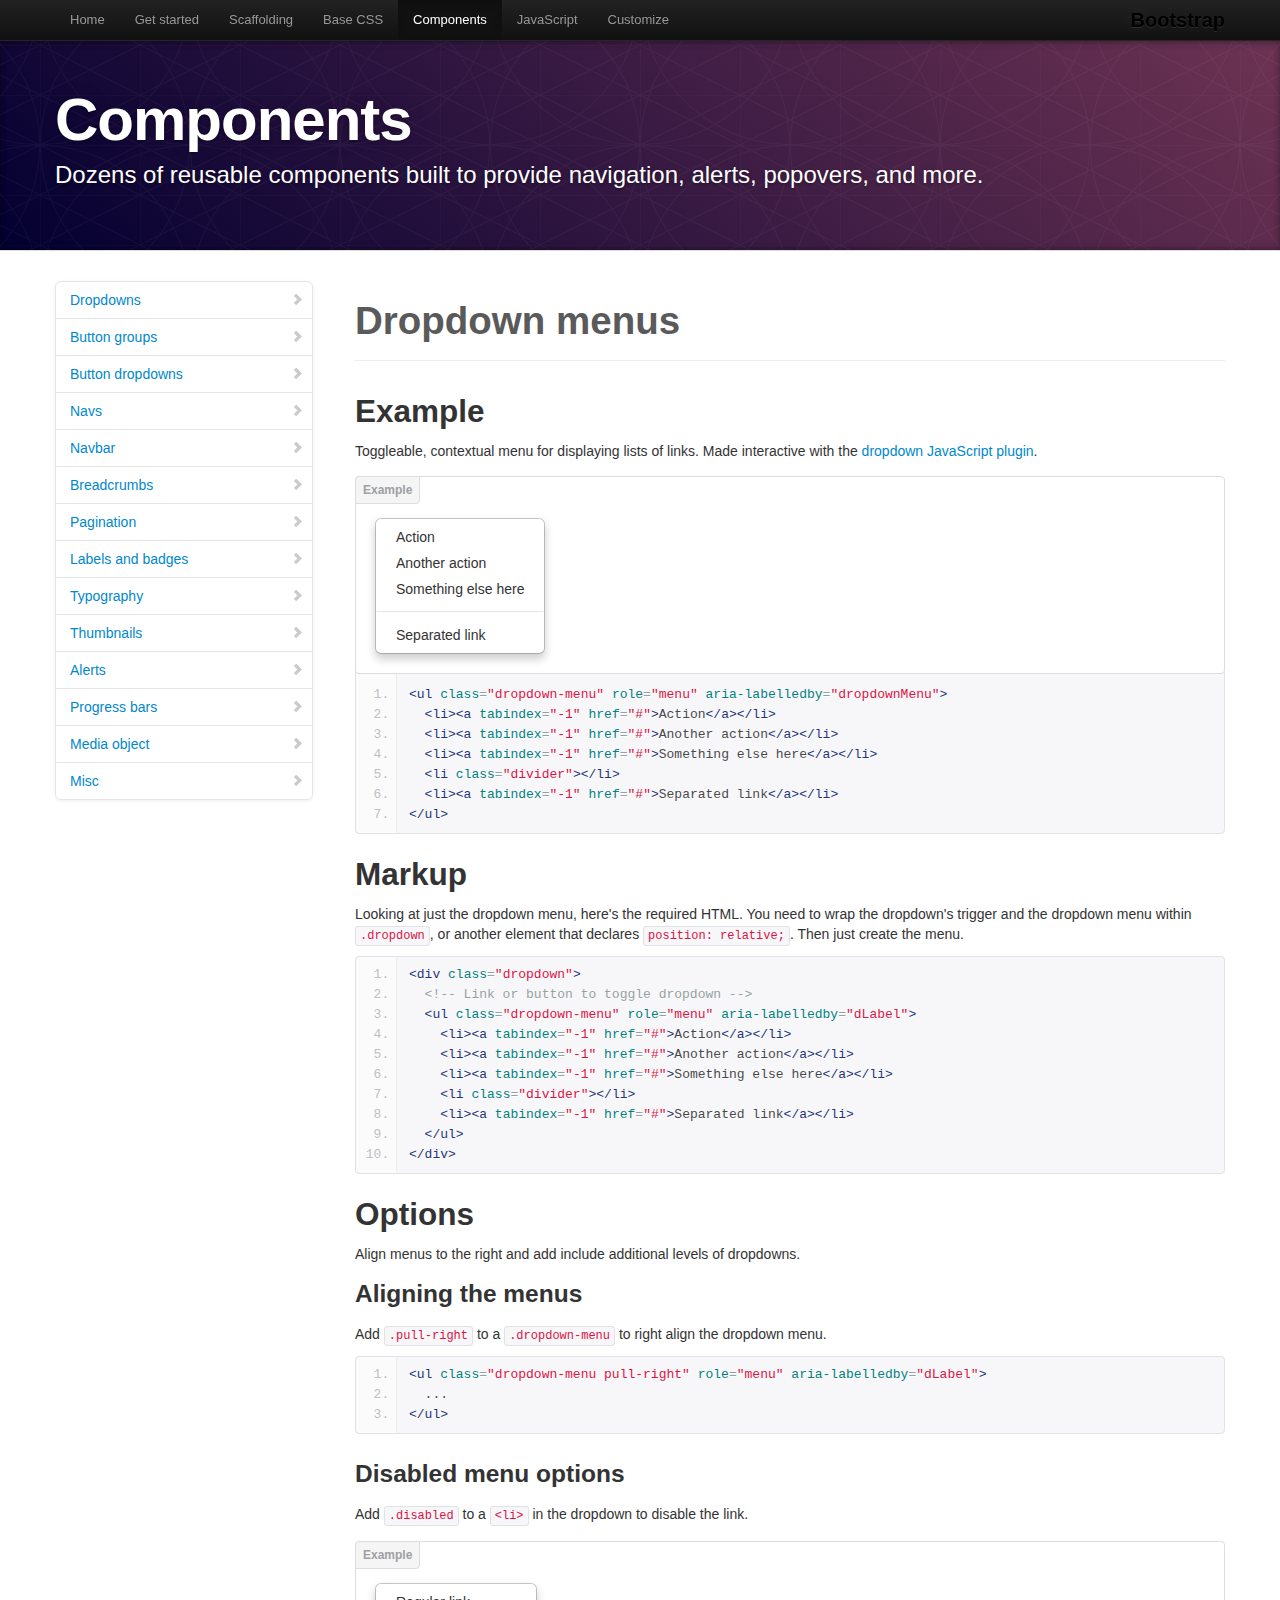
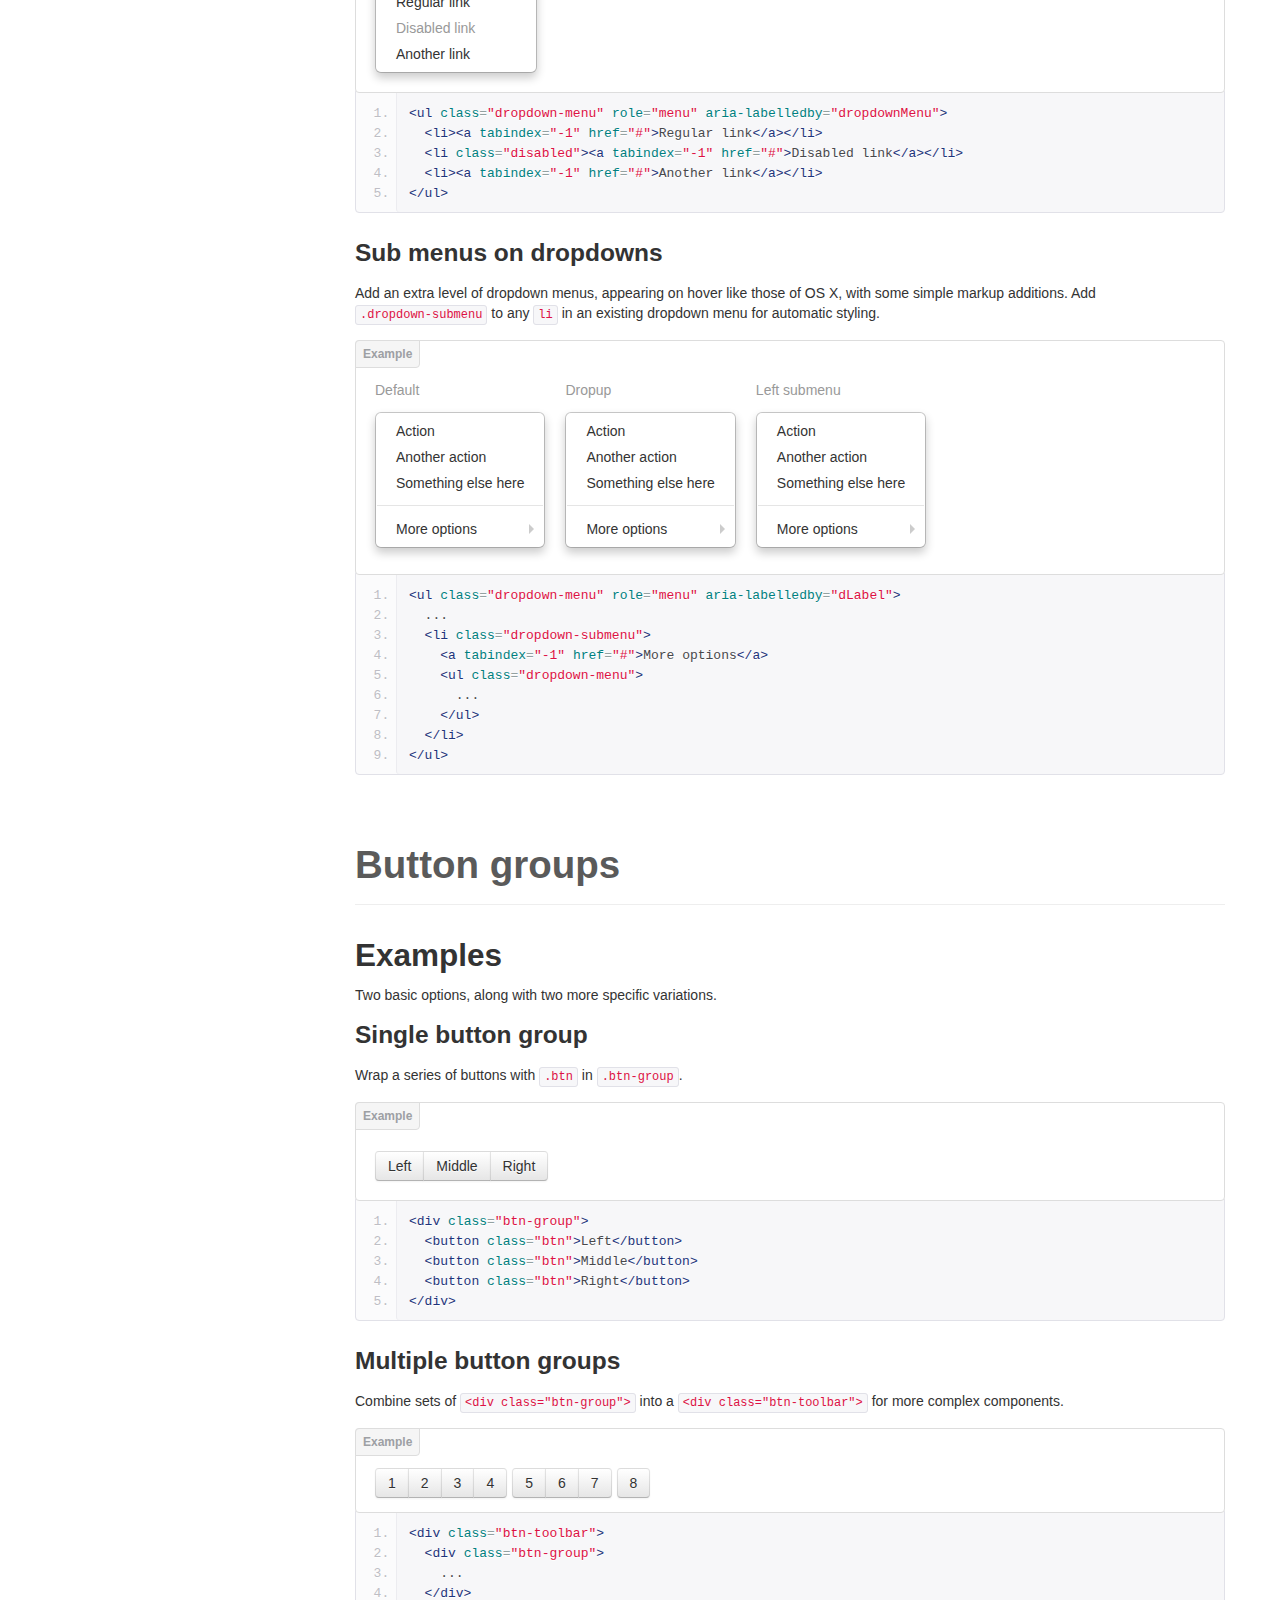
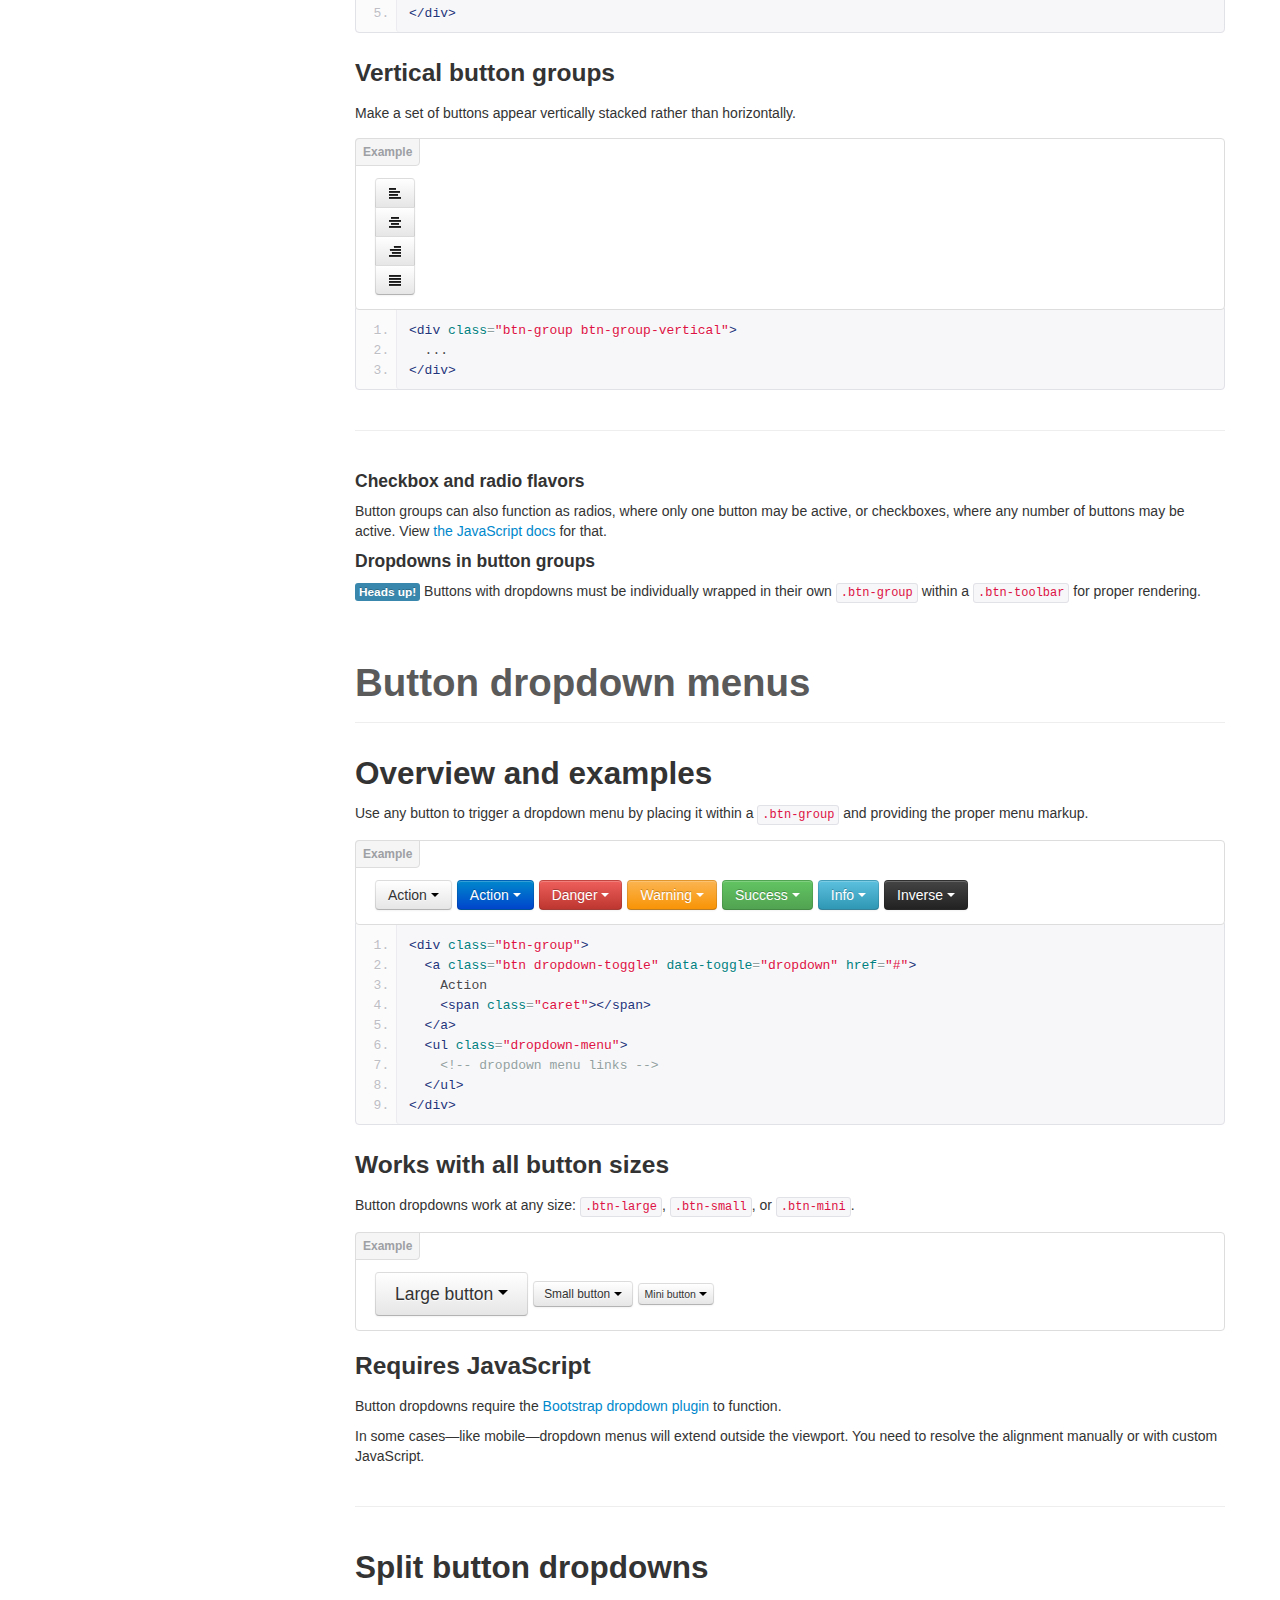
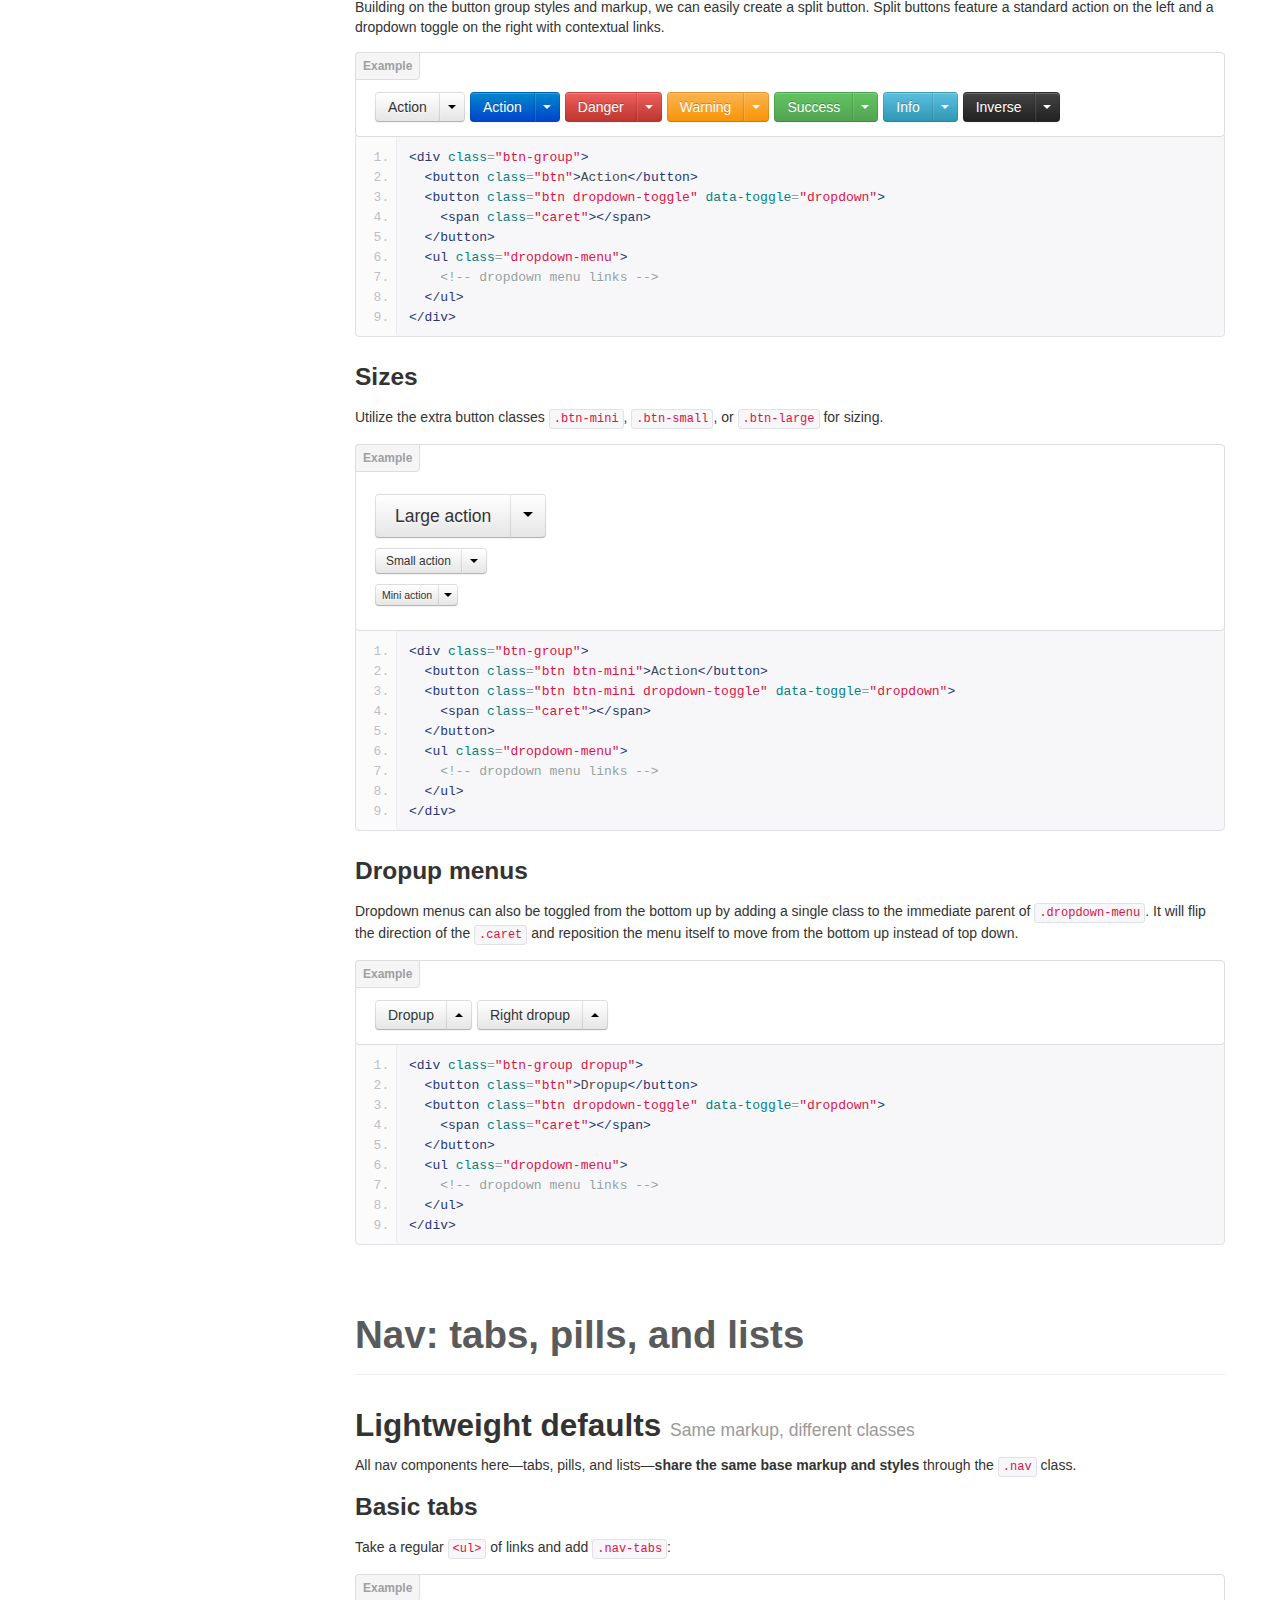
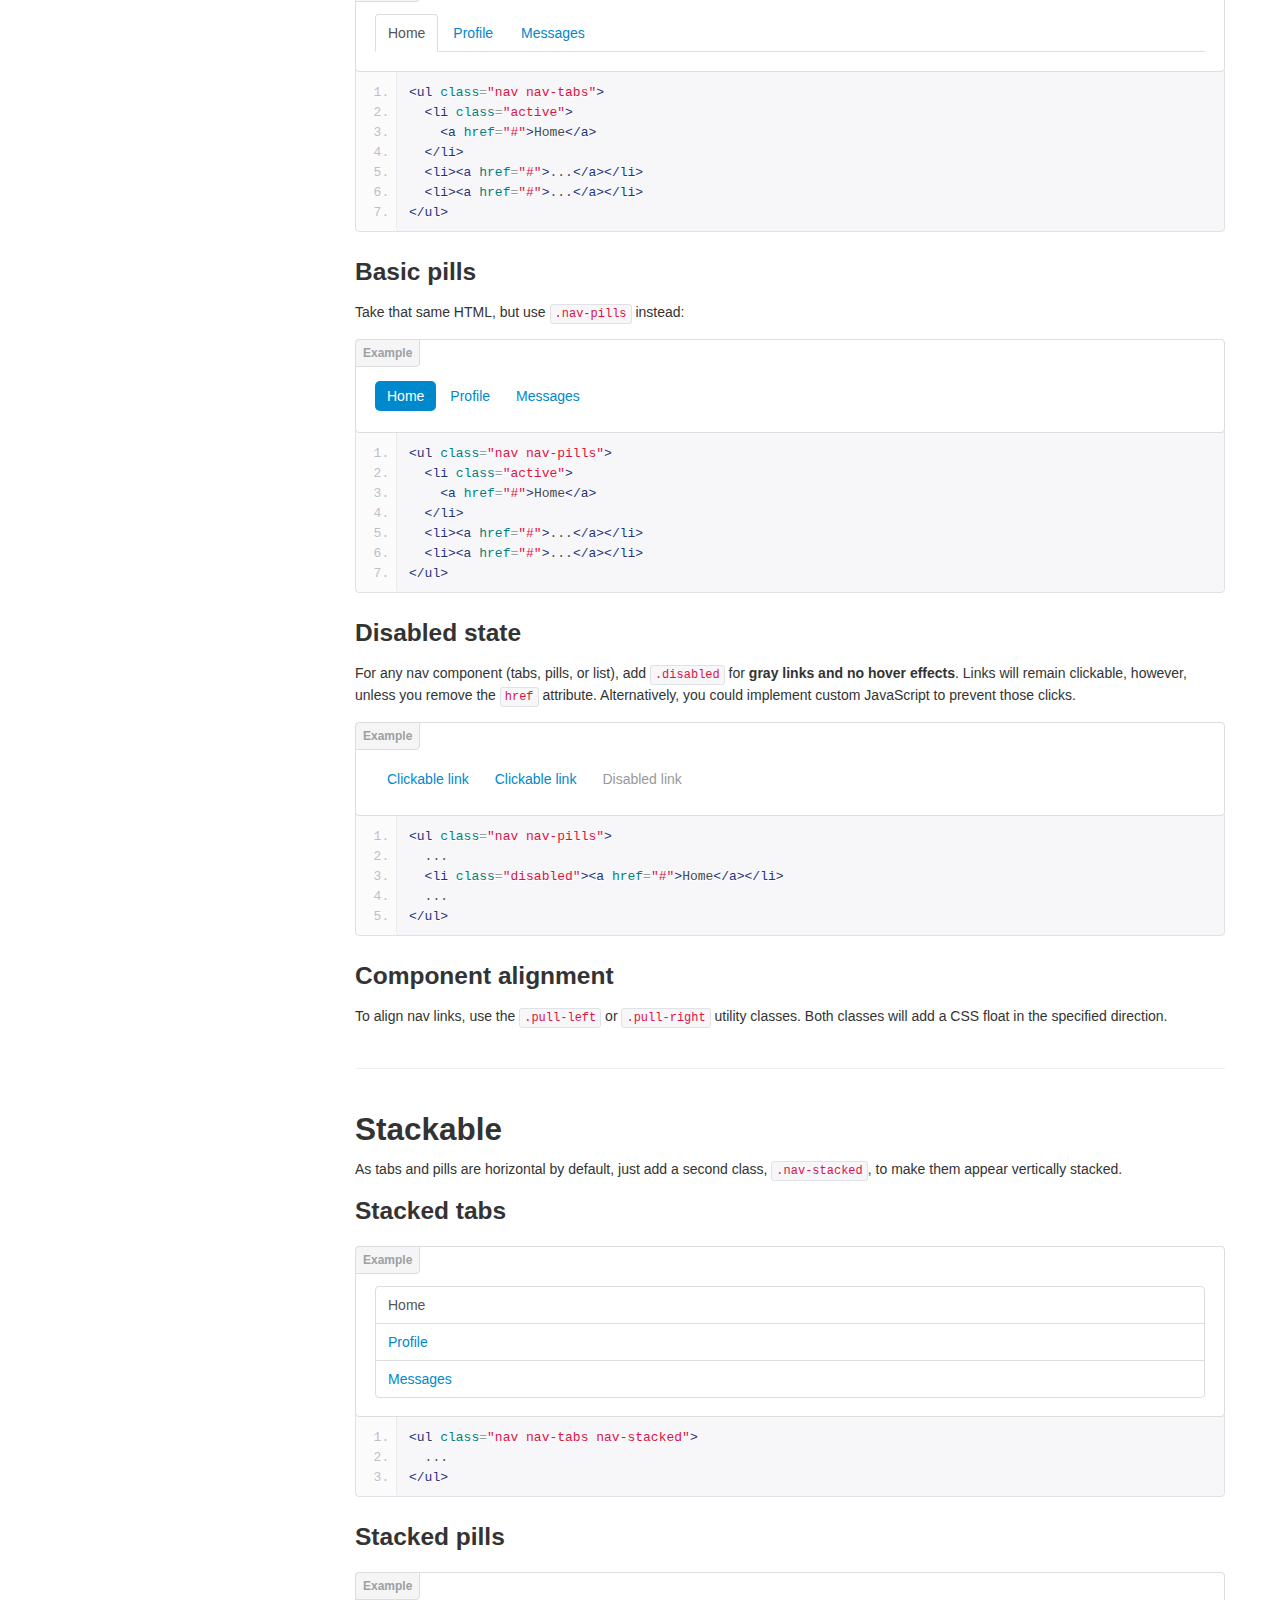
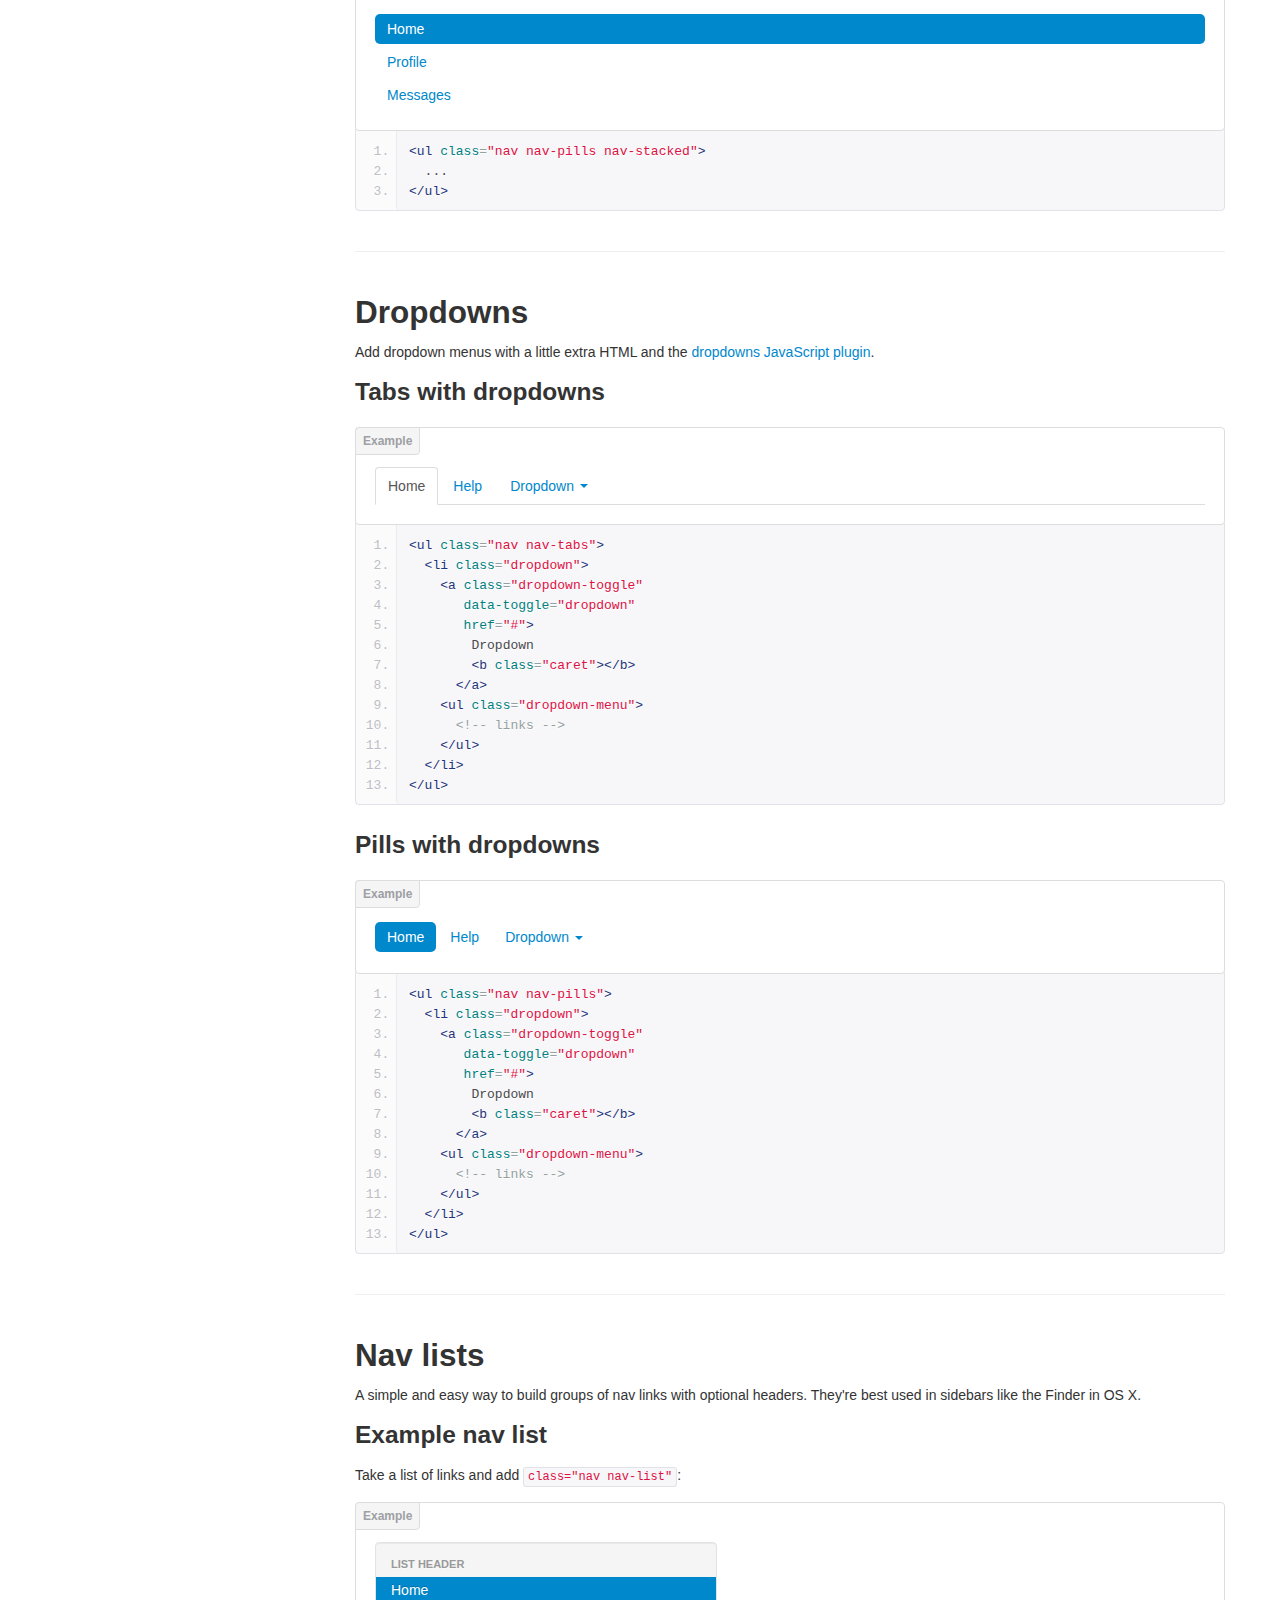
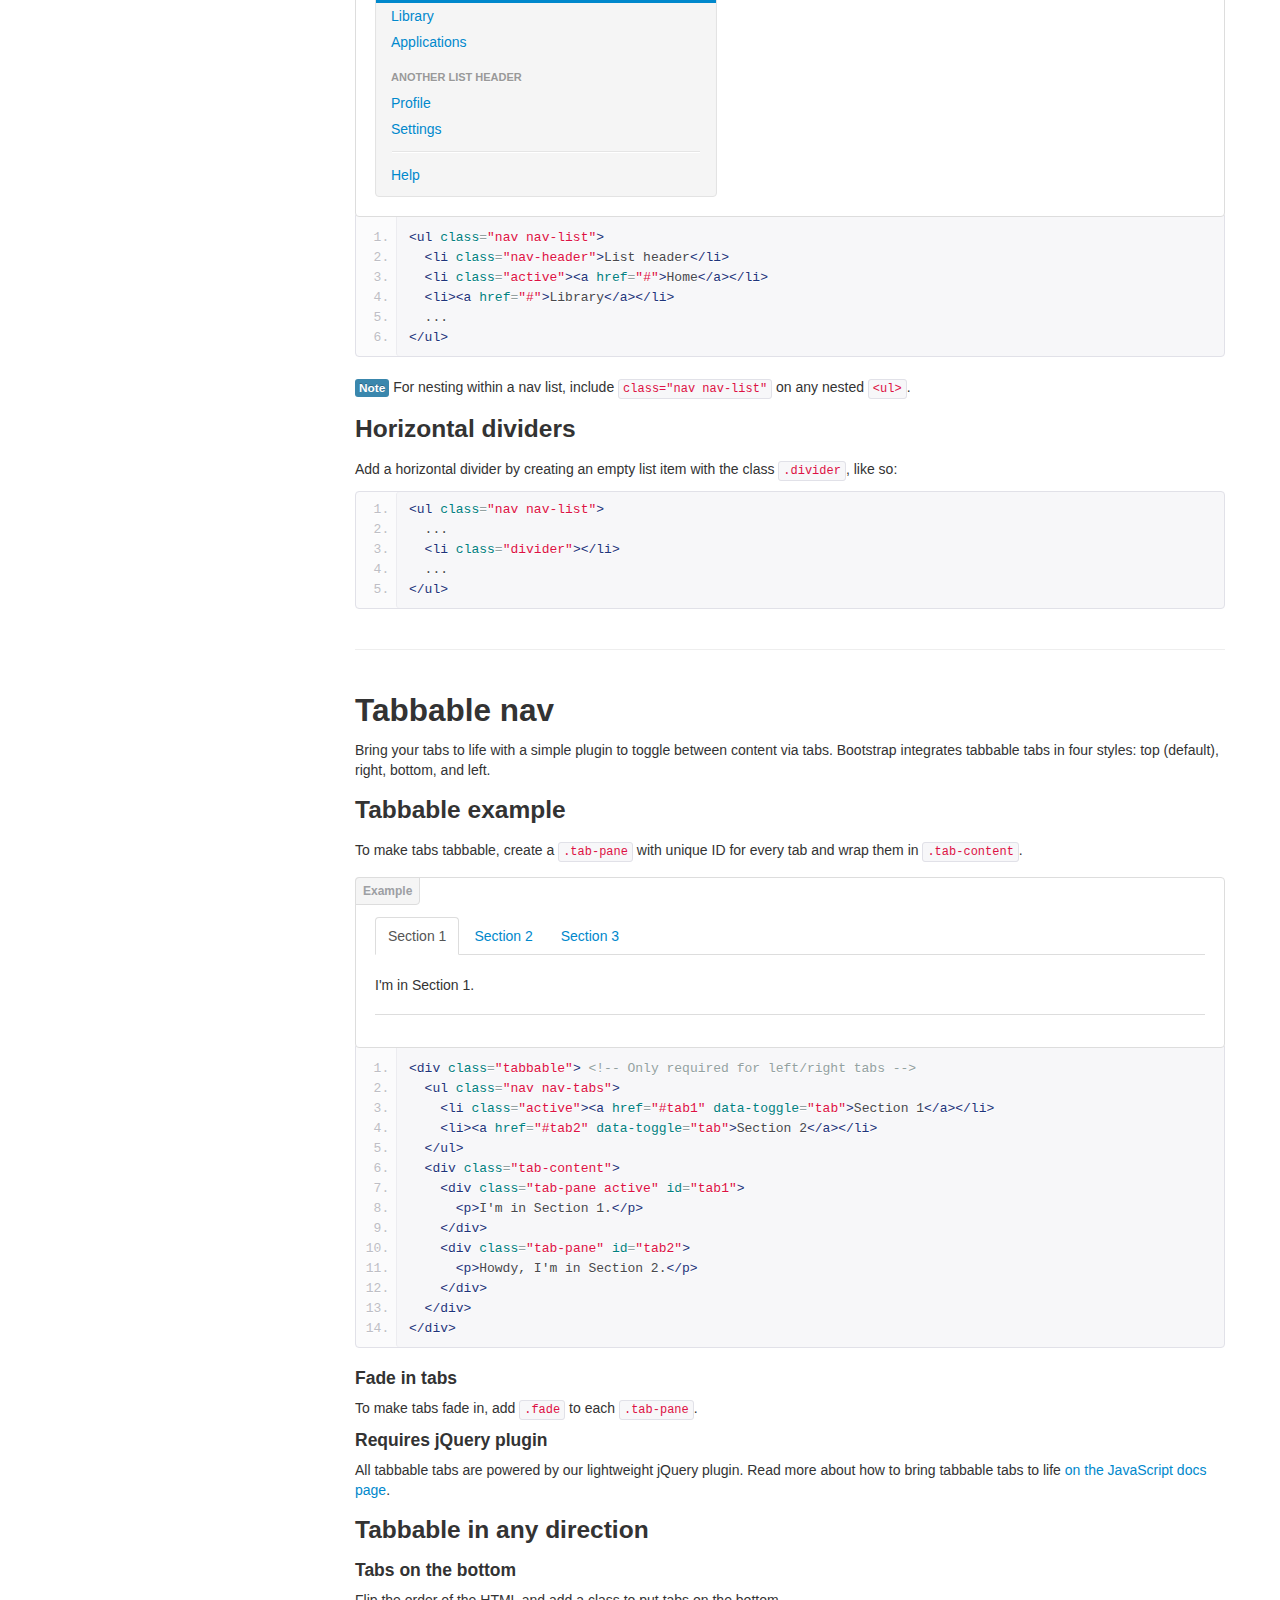
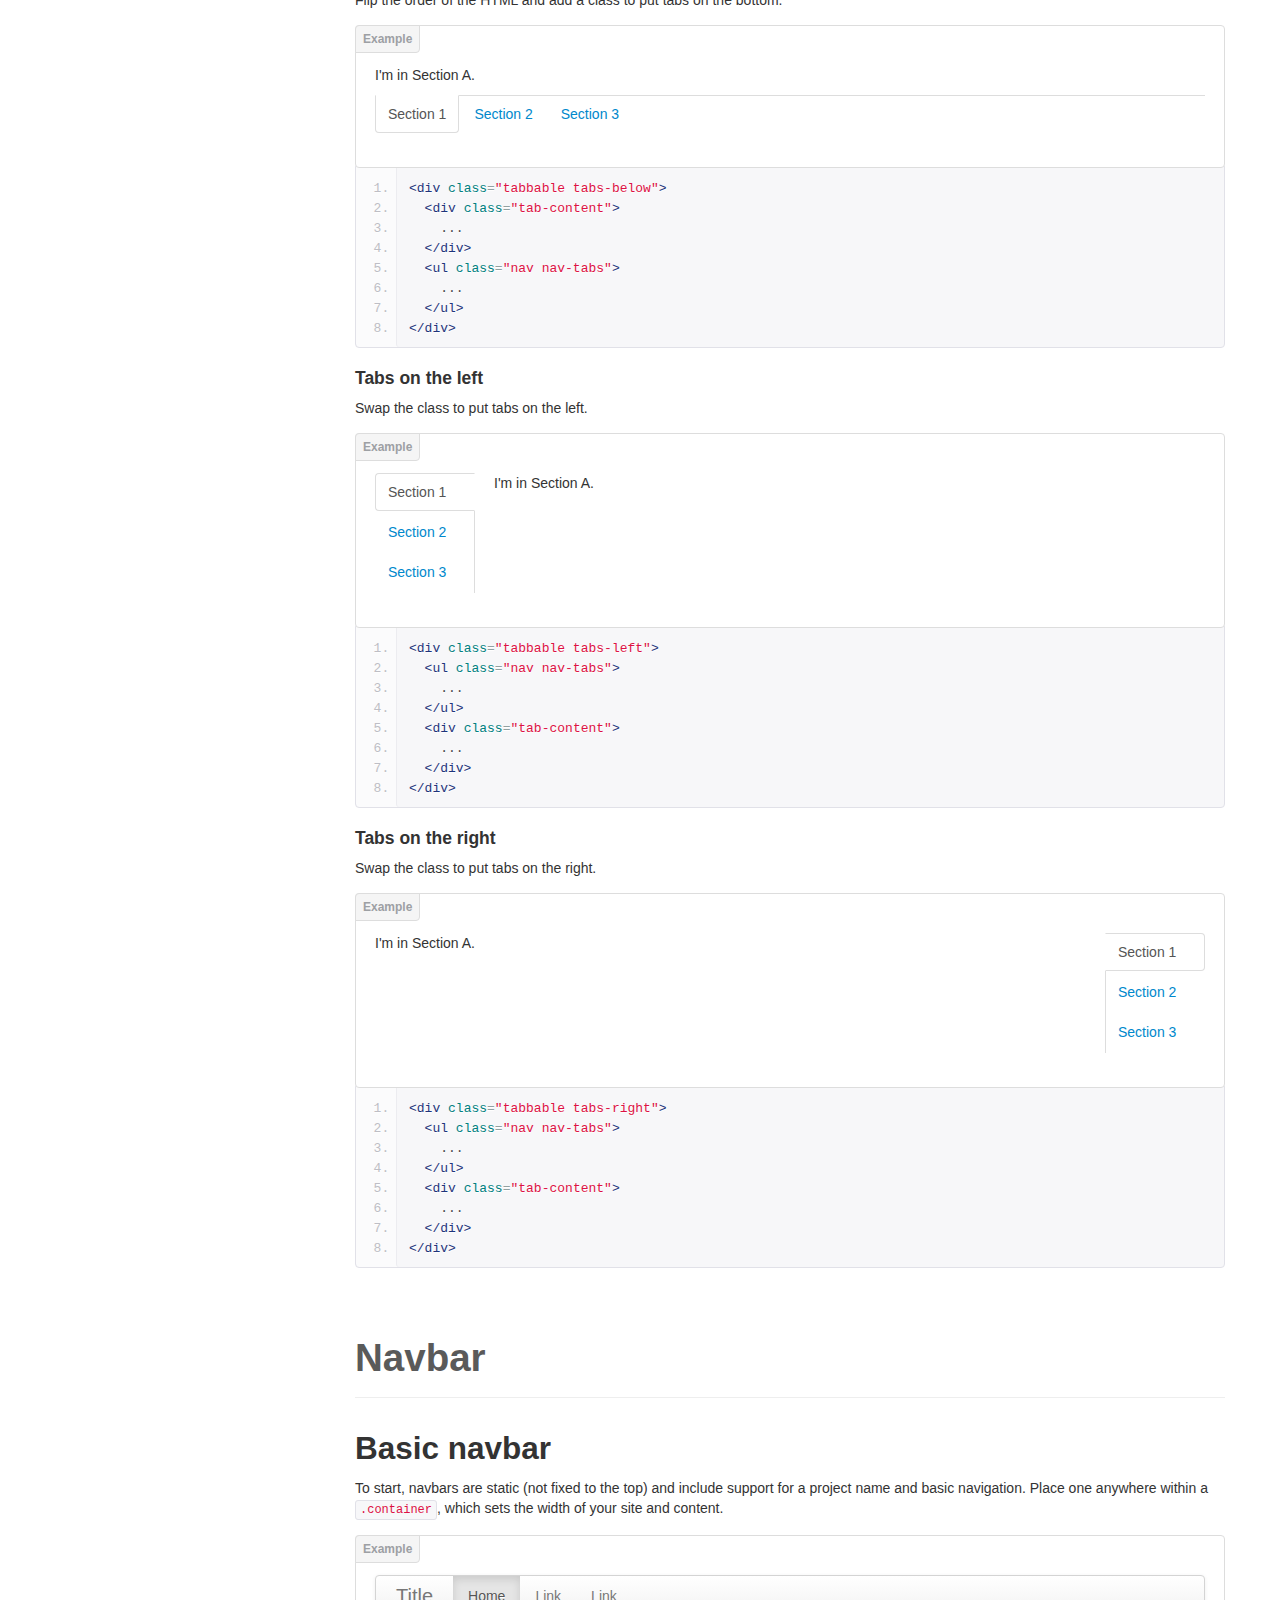
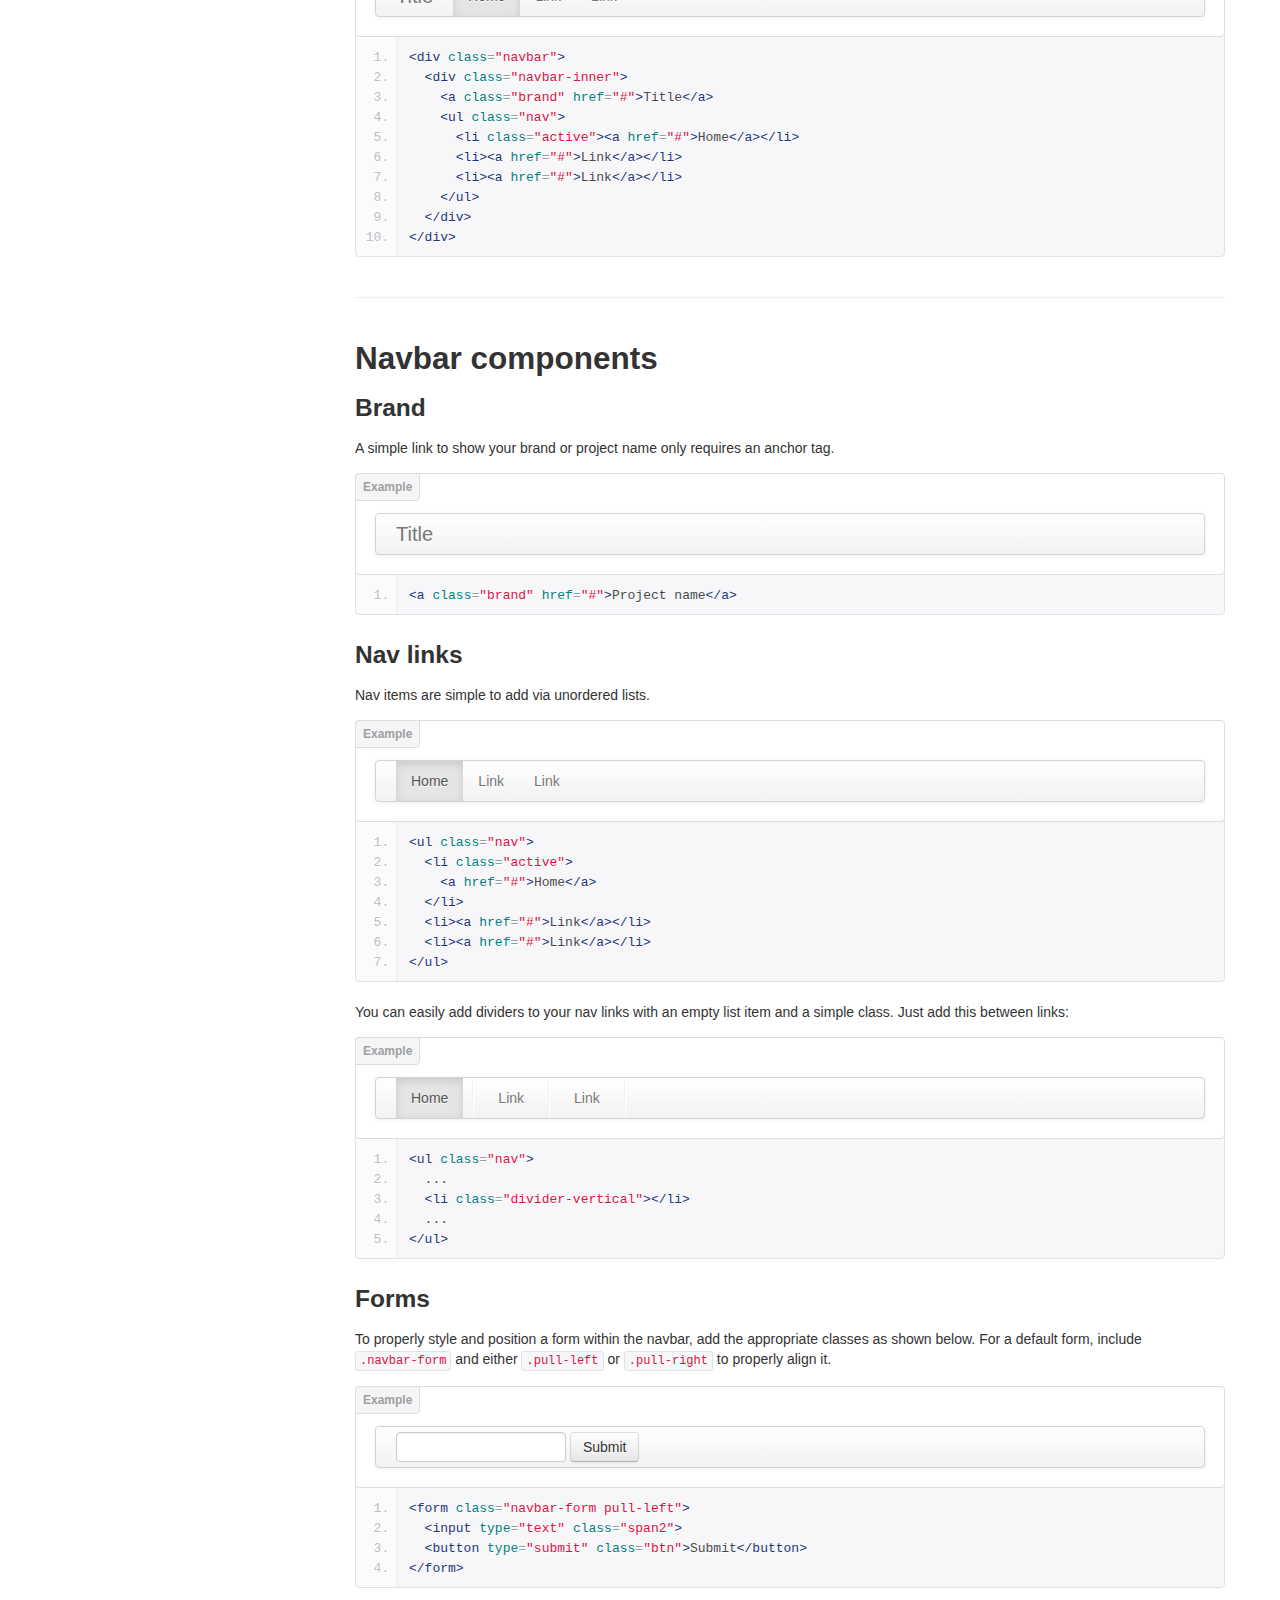
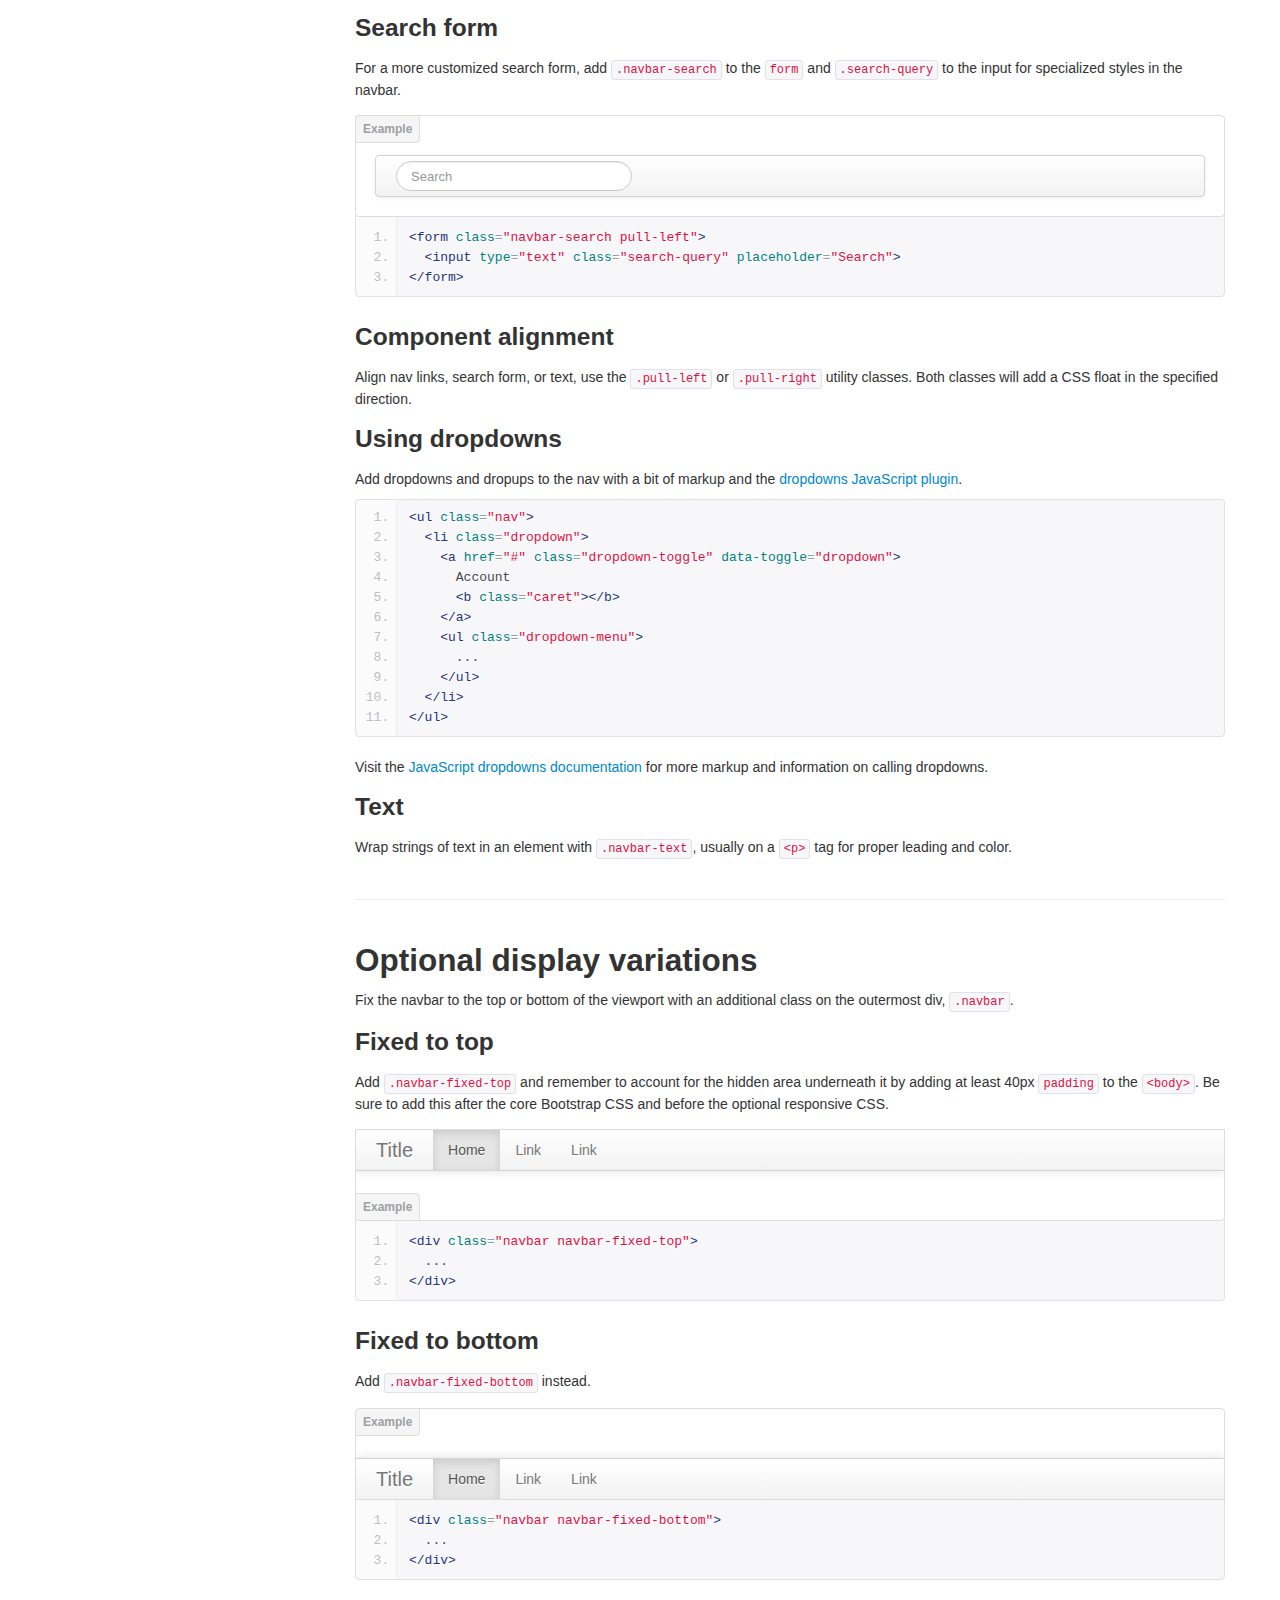
<file: paginau/docs/components.html>
<!DOCTYPE html>
<html lang="en">
  <head>
    <meta charset="utf-8">
    <title>Components · Bootstrap</title>
    <meta name="viewport" content="width=device-width, initial-scale=1.0">
    <meta name="description" content="">
    <meta name="author" content="">

    <!-- Le styles -->
    <link href="assets/css/bootstrap.css" rel="stylesheet">
    <link href="assets/css/bootstrap-responsive.css" rel="stylesheet">
    <link href="assets/css/docs.css" rel="stylesheet">
    <link href="assets/js/google-code-prettify/prettify.css" rel="stylesheet">

    <!-- Le HTML5 shim, for IE6-8 support of HTML5 elements -->
    <!--[if lt IE 9]>
      <script src="assets/js/html5shiv.js"></script>
    <![endif]-->

    <!-- Le fav and touch icons -->
    <link rel="apple-touch-icon-precomposed" sizes="144x144" href="assets/ico/apple-touch-icon-144-precomposed.png">
    <link rel="apple-touch-icon-precomposed" sizes="114x114" href="assets/ico/apple-touch-icon-114-precomposed.png">
      <link rel="apple-touch-icon-precomposed" sizes="72x72" href="assets/ico/apple-touch-icon-72-precomposed.png">
                    <link rel="apple-touch-icon-precomposed" href="assets/ico/apple-touch-icon-57-precomposed.png">
                                   <link rel="shortcut icon" href="assets/ico/favicon.png">

    <script type="text/javascript">
      var _gaq = _gaq || [];
      _gaq.push(['_setAccount', 'UA-146052-10']);
      _gaq.push(['_trackPageview']);
      (function() {
        var ga = document.createElement('script'); ga.type = 'text/javascript'; ga.async = true;
        ga.src = ('https:' == document.location.protocol ? 'https://ssl' : 'http://www') + '.google-analytics.com/ga.js';
        var s = document.getElementsByTagName('script')[0]; s.parentNode.insertBefore(ga, s);
      })();
    </script>
  </head>

  <body data-spy="scroll" data-target=".bs-docs-sidebar">

    <!-- Navbar
    ================================================== -->
    <div class="navbar navbar-inverse navbar-fixed-top">
      <div class="navbar-inner">
        <div class="container">
          <button type="button" class="btn btn-navbar" data-toggle="collapse" data-target=".nav-collapse">
            <span class="icon-bar"></span>
            <span class="icon-bar"></span>
            <span class="icon-bar"></span>
          </button>
          <a class="brand" href="./index.html">Bootstrap</a>
          <div class="nav-collapse collapse">
            <ul class="nav">
              <li class="">
                <a href="./index.html">Home</a>
              </li>
              <li class="">
                <a href="./getting-started.html">Get started</a>
              </li>
              <li class="">
                <a href="./scaffolding.html">Scaffolding</a>
              </li>
              <li class="">
                <a href="./base-css.html">Base CSS</a>
              </li>
              <li class="active">
                <a href="./components.html">Components</a>
              </li>
              <li class="">
                <a href="./javascript.html">JavaScript</a>
              </li>
              <li class="">
                <a href="./customize.html">Customize</a>
              </li>
            </ul>
          </div>
        </div>
      </div>
    </div>

<!-- Subhead
================================================== -->
<header class="jumbotron subhead" id="overview">
  <div class="container">
    <h1>Components</h1>
    <p class="lead">Dozens of reusable components built to provide navigation, alerts, popovers, and more.</p>
  </div>
</header>


  <div class="container">

    <!-- Docs nav
    ================================================== -->
    <div class="row">
      <div class="span3 bs-docs-sidebar">
        <ul class="nav nav-list bs-docs-sidenav">
          <li><a href="#dropdowns"><i class="icon-chevron-right"></i> Dropdowns</a></li>
          <li><a href="#buttonGroups"><i class="icon-chevron-right"></i> Button groups</a></li>
          <li><a href="#buttonDropdowns"><i class="icon-chevron-right"></i> Button dropdowns</a></li>
          <li><a href="#navs"><i class="icon-chevron-right"></i> Navs</a></li>
          <li><a href="#navbar"><i class="icon-chevron-right"></i> Navbar</a></li>
          <li><a href="#breadcrumbs"><i class="icon-chevron-right"></i> Breadcrumbs</a></li>
          <li><a href="#pagination"><i class="icon-chevron-right"></i> Pagination</a></li>
          <li><a href="#labels-badges"><i class="icon-chevron-right"></i> Labels and badges</a></li>
          <li><a href="#typography"><i class="icon-chevron-right"></i> Typography</a></li>
          <li><a href="#thumbnails"><i class="icon-chevron-right"></i> Thumbnails</a></li>
          <li><a href="#alerts"><i class="icon-chevron-right"></i> Alerts</a></li>
          <li><a href="#progress"><i class="icon-chevron-right"></i> Progress bars</a></li>
          <li><a href="#media"><i class="icon-chevron-right"></i> Media object</a></li>
          <li><a href="#misc"><i class="icon-chevron-right"></i> Misc</a></li>
        </ul>
      </div>
      <div class="span9">



        <!-- Dropdowns
        ================================================== -->
        <section id="dropdowns">
          <div class="page-header">
            <h1>Dropdown menus</h1>
          </div>

          <h2>Example</h2>
          <p>Toggleable, contextual menu for displaying lists of links. Made interactive with the <a href="./javascript.html#dropdowns">dropdown JavaScript plugin</a>.</p>
          <div class="bs-docs-example">
            <div class="dropdown clearfix">
              <ul class="dropdown-menu" role="menu" aria-labelledby="dropdownMenu" style="display: block; position: static; margin-bottom: 5px; *width: 180px;">
                <li><a tabindex="-1" href="#">Action</a></li>
                <li><a tabindex="-1" href="#">Another action</a></li>
                <li><a tabindex="-1" href="#">Something else here</a></li>
                <li class="divider"></li>
                <li><a tabindex="-1" href="#">Separated link</a></li>
              </ul>
            </div>
          </div>
<pre class="prettyprint linenums">
&lt;ul class="dropdown-menu" role="menu" aria-labelledby="dropdownMenu"&gt;
  &lt;li&gt;&lt;a tabindex="-1" href="#"&gt;Action&lt;/a&gt;&lt;/li&gt;
  &lt;li&gt;&lt;a tabindex="-1" href="#"&gt;Another action&lt;/a&gt;&lt;/li&gt;
  &lt;li&gt;&lt;a tabindex="-1" href="#"&gt;Something else here&lt;/a&gt;&lt;/li&gt;
  &lt;li class="divider"&gt;&lt;/li&gt;
  &lt;li&gt;&lt;a tabindex="-1" href="#"&gt;Separated link&lt;/a&gt;&lt;/li&gt;
&lt;/ul&gt;
</pre>

          <h2>Markup</h2>
          <p>Looking at just the dropdown menu, here's the required HTML. You need to wrap the dropdown's trigger and the dropdown menu within <code>.dropdown</code>, or another element that declares <code>position: relative;</code>. Then just create the menu.</p>

<pre class="prettyprint linenums">
&lt;div class="dropdown"&gt;
  &lt;!-- Link or button to toggle dropdown --&gt;
  &lt;ul class="dropdown-menu" role="menu" aria-labelledby="dLabel"&gt;
    &lt;li&gt;&lt;a tabindex="-1" href="#"&gt;Action&lt;/a&gt;&lt;/li&gt;
    &lt;li&gt;&lt;a tabindex="-1" href="#"&gt;Another action&lt;/a&gt;&lt;/li&gt;
    &lt;li&gt;&lt;a tabindex="-1" href="#"&gt;Something else here&lt;/a&gt;&lt;/li&gt;
    &lt;li class="divider"&gt;&lt;/li&gt;
    &lt;li&gt;&lt;a tabindex="-1" href="#"&gt;Separated link&lt;/a&gt;&lt;/li&gt;
  &lt;/ul&gt;
&lt;/div&gt;
</pre>

          <h2>Options</h2>
          <p>Align menus to the right and add include additional levels of dropdowns.</p>

          <h3>Aligning the menus</h3>
          <p>Add <code>.pull-right</code> to a <code>.dropdown-menu</code> to right align the dropdown menu.</p>
<pre class="prettyprint linenums">
&lt;ul class="dropdown-menu pull-right" role="menu" aria-labelledby="dLabel"&gt;
  ...
&lt;/ul&gt;
</pre>

          <h3>Disabled menu options</h3>
          <p>Add <code>.disabled</code> to a <code>&lt;li&gt;</code> in the dropdown to disable the link.</p>
          <div class="bs-docs-example">
            <div class="dropdown clearfix">
              <ul class="dropdown-menu" role="menu" aria-labelledby="dropdownMenu" style="display: block; position: static; margin-bottom: 5px; *width: 180px;">
                <li><a tabindex="-1" href="#">Regular link</a></li>
                <li class="disabled"><a tabindex="-1" href="#">Disabled link</a></li>
                <li><a tabindex="-1" href="#">Another link</a></li>
              </ul>
            </div>
          </div>
<pre class="prettyprint linenums">
&lt;ul class="dropdown-menu" role="menu" aria-labelledby="dropdownMenu"&gt;
  &lt;li&gt;&lt;a tabindex="-1" href="#"&gt;Regular link&lt;/a&gt;&lt;/li&gt;
  &lt;li class="disabled"&gt;&lt;a tabindex="-1" href="#"&gt;Disabled link&lt;/a&gt;&lt;/li&gt;
  &lt;li&gt;&lt;a tabindex="-1" href="#"&gt;Another link&lt;/a&gt;&lt;/li&gt;
&lt;/ul&gt;
</pre>

          <h3>Sub menus on dropdowns</h3>
          <p>Add an extra level of dropdown menus, appearing on hover like those of OS X, with some simple markup additions. Add <code>.dropdown-submenu</code> to any <code>li</code> in an existing dropdown menu for automatic styling.</p>
          <div class="bs-docs-example bs-docs-example-submenus">

            <div class="pull-left">
              <p class="muted">Default</p>
              <div class="dropdown clearfix">
                <ul class="dropdown-menu" role="menu" aria-labelledby="dropdownMenu">
                  <li><a tabindex="-1" href="#">Action</a></li>
                  <li><a tabindex="-1" href="#">Another action</a></li>
                  <li><a tabindex="-1" href="#">Something else here</a></li>
                  <li class="divider"></li>
                  <li class="dropdown-submenu">
                    <a tabindex="-1" href="#">More options</a>
                    <ul class="dropdown-menu">
                      <li><a tabindex="-1" href="#">Second level link</a></li>
                      <li><a tabindex="-1" href="#">Second level link</a></li>
                      <li><a tabindex="-1" href="#">Second level link</a></li>
                      <li><a tabindex="-1" href="#">Second level link</a></li>
                      <li><a tabindex="-1" href="#">Second level link</a></li>
                    </ul>
                  </li>
                </ul>
              </div>
            </div>

            <div class="pull-left">
              <p class="muted">Dropup</p>
              <div class="dropup">
                <ul class="dropdown-menu" role="menu" aria-labelledby="dropdownMenu">
                  <li><a tabindex="-1" href="#">Action</a></li>
                  <li><a tabindex="-1" href="#">Another action</a></li>
                  <li><a tabindex="-1" href="#">Something else here</a></li>
                  <li class="divider"></li>
                  <li class="dropdown-submenu">
                    <a tabindex="-1" href="#">More options</a>
                    <ul class="dropdown-menu">
                      <li><a tabindex="-1" href="#">Second level link</a></li>
                      <li><a tabindex="-1" href="#">Second level link</a></li>
                      <li><a tabindex="-1" href="#">Second level link</a></li>
                      <li><a tabindex="-1" href="#">Second level link</a></li>
                      <li><a tabindex="-1" href="#">Second level link</a></li>
                    </ul>
                  </li>
                </ul>
              </div>
            </div>

            <div class="pull-left">
              <p class="muted">Left submenu</p>
              <div class="dropdown">
                <ul class="dropdown-menu" role="menu" aria-labelledby="dropdownMenu">
                  <li><a tabindex="-1" href="#">Action</a></li>
                  <li><a tabindex="-1" href="#">Another action</a></li>
                  <li><a tabindex="-1" href="#">Something else here</a></li>
                  <li class="divider"></li>
                  <li class="dropdown-submenu pull-left">
                    <a tabindex="-1" href="#">More options</a>
                    <ul class="dropdown-menu">
                      <li><a tabindex="-1" href="#">Second level link</a></li>
                      <li><a tabindex="-1" href="#">Second level link</a></li>
                      <li><a tabindex="-1" href="#">Second level link</a></li>
                      <li><a tabindex="-1" href="#">Second level link</a></li>
                      <li><a tabindex="-1" href="#">Second level link</a></li>
                    </ul>
                  </li>
                </ul>
              </div>
            </div>

          </div>
<pre class="prettyprint linenums">
&lt;ul class="dropdown-menu" role="menu" aria-labelledby="dLabel"&gt;
  ...
  &lt;li class="dropdown-submenu"&gt;
    &lt;a tabindex="-1" href="#"&gt;More options&lt;/a&gt;
    &lt;ul class="dropdown-menu"&gt;
      ...
    &lt;/ul&gt;
  &lt;/li&gt;
&lt;/ul&gt;
</pre>

        </section>




        <!-- Button Groups
        ================================================== -->
        <section id="buttonGroups">
          <div class="page-header">
            <h1>Button groups</h1>
          </div>

          <h2>Examples</h2>
          <p>Two basic options, along with two more specific variations.</p>

          <h3>Single button group</h3>
          <p>Wrap a series of buttons with <code>.btn</code> in <code>.btn-group</code>.</p>
          <div class="bs-docs-example">
            <div class="btn-group" style="margin: 9px 0 5px;">
              <button class="btn">Left</button>
              <button class="btn">Middle</button>
              <button class="btn">Right</button>
            </div>
          </div>
<pre class="prettyprint linenums">
&lt;div class="btn-group"&gt;
  &lt;button class="btn"&gt;Left&lt;/button&gt;
  &lt;button class="btn"&gt;Middle&lt;/button&gt;
  &lt;button class="btn"&gt;Right&lt;/button&gt;
&lt;/div&gt;
</pre>

          <h3>Multiple button groups</h3>
          <p>Combine sets of <code>&lt;div class="btn-group"&gt;</code> into a <code>&lt;div class="btn-toolbar"&gt;</code> for more complex components.</p>
          <div class="bs-docs-example">
            <div class="btn-toolbar" style="margin: 0;">
              <div class="btn-group">
                <button class="btn">1</button>
                <button class="btn">2</button>
                <button class="btn">3</button>
                <button class="btn">4</button>
              </div>
              <div class="btn-group">
                <button class="btn">5</button>
                <button class="btn">6</button>
                <button class="btn">7</button>
              </div>
              <div class="btn-group">
                <button class="btn">8</button>
              </div>
            </div>
          </div>
<pre class="prettyprint linenums">
&lt;div class="btn-toolbar"&gt;
  &lt;div class="btn-group"&gt;
    ...
  &lt;/div&gt;
&lt;/div&gt;
</pre>

          <h3>Vertical button groups</h3>
          <p>Make a set of buttons appear vertically stacked rather than horizontally.</p>
          <div class="bs-docs-example">
            <div class="btn-group btn-group-vertical">
              <button type="button" class="btn"><i class="icon-align-left"></i></button>
              <button type="button" class="btn"><i class="icon-align-center"></i></button>
              <button type="button" class="btn"><i class="icon-align-right"></i></button>
              <button type="button" class="btn"><i class="icon-align-justify"></i></button>
            </div>
          </div>
<pre class="prettyprint linenums">
&lt;div class="btn-group btn-group-vertical"&gt;
  ...
&lt;/div&gt;
</pre>


          <hr class="bs-docs-separator">


          <h4>Checkbox and radio flavors</h4>
          <p>Button groups can also function as radios, where only one button may be active, or checkboxes, where any number of buttons may be active. View <a href="./javascript.html#buttons">the JavaScript docs</a> for that.</p>

          <h4>Dropdowns in button groups</h4>
          <p><span class="label label-info">Heads up!</span> Buttons with dropdowns must be individually wrapped in their own <code>.btn-group</code> within a <code>.btn-toolbar</code> for proper rendering.</p>
        </section>



        <!-- Split button dropdowns
        ================================================== -->
        <section id="buttonDropdowns">
          <div class="page-header">
            <h1>Button dropdown menus</h1>
          </div>


          <h2>Overview and examples</h2>
          <p>Use any button to trigger a dropdown menu by placing it within a <code>.btn-group</code> and providing the proper menu markup.</p>
          <div class="bs-docs-example">
            <div class="btn-toolbar" style="margin: 0;">
              <div class="btn-group">
                <button class="btn dropdown-toggle" data-toggle="dropdown">Action <span class="caret"></span></button>
                <ul class="dropdown-menu">
                  <li><a href="#">Action</a></li>
                  <li><a href="#">Another action</a></li>
                  <li><a href="#">Something else here</a></li>
                  <li class="divider"></li>
                  <li><a href="#">Separated link</a></li>
                </ul>
              </div><!-- /btn-group -->
              <div class="btn-group">
                <button class="btn btn-primary dropdown-toggle" data-toggle="dropdown">Action <span class="caret"></span></button>
                <ul class="dropdown-menu">
                  <li><a href="#">Action</a></li>
                  <li><a href="#">Another action</a></li>
                  <li><a href="#">Something else here</a></li>
                  <li class="divider"></li>
                  <li><a href="#">Separated link</a></li>
                </ul>
              </div><!-- /btn-group -->
              <div class="btn-group">
                <button class="btn btn-danger dropdown-toggle" data-toggle="dropdown">Danger <span class="caret"></span></button>
                <ul class="dropdown-menu">
                  <li><a href="#">Action</a></li>
                  <li><a href="#">Another action</a></li>
                  <li><a href="#">Something else here</a></li>
                  <li class="divider"></li>
                  <li><a href="#">Separated link</a></li>
                </ul>
              </div><!-- /btn-group -->
              <div class="btn-group">
                <button class="btn btn-warning dropdown-toggle" data-toggle="dropdown">Warning <span class="caret"></span></button>
                <ul class="dropdown-menu">
                  <li><a href="#">Action</a></li>
                  <li><a href="#">Another action</a></li>
                  <li><a href="#">Something else here</a></li>
                  <li class="divider"></li>
                  <li><a href="#">Separated link</a></li>
                </ul>
              </div><!-- /btn-group -->
              <div class="btn-group">
                <button class="btn btn-success dropdown-toggle" data-toggle="dropdown">Success <span class="caret"></span></button>
                <ul class="dropdown-menu">
                  <li><a href="#">Action</a></li>
                  <li><a href="#">Another action</a></li>
                  <li><a href="#">Something else here</a></li>
                  <li class="divider"></li>
                  <li><a href="#">Separated link</a></li>
                </ul>
              </div><!-- /btn-group -->
              <div class="btn-group">
                <button class="btn btn-info dropdown-toggle" data-toggle="dropdown">Info <span class="caret"></span></button>
                <ul class="dropdown-menu">
                  <li><a href="#">Action</a></li>
                  <li><a href="#">Another action</a></li>
                  <li><a href="#">Something else here</a></li>
                  <li class="divider"></li>
                  <li><a href="#">Separated link</a></li>
                </ul>
              </div><!-- /btn-group -->
              <div class="btn-group">
                <button class="btn btn-inverse dropdown-toggle" data-toggle="dropdown">Inverse <span class="caret"></span></button>
                <ul class="dropdown-menu">
                  <li><a href="#">Action</a></li>
                  <li><a href="#">Another action</a></li>
                  <li><a href="#">Something else here</a></li>
                  <li class="divider"></li>
                  <li><a href="#">Separated link</a></li>
                </ul>
              </div><!-- /btn-group -->
            </div><!-- /btn-toolbar -->
          </div>
<pre class="prettyprint linenums">
&lt;div class="btn-group"&gt;
  &lt;a class="btn dropdown-toggle" data-toggle="dropdown" href="#"&gt;
    Action
    &lt;span class="caret"&gt;&lt;/span&gt;
  &lt;/a&gt;
  &lt;ul class="dropdown-menu"&gt;
    &lt;!-- dropdown menu links --&gt;
  &lt;/ul&gt;
&lt;/div&gt;
</pre>

          <h3>Works with all button sizes</h3>
          <p>Button dropdowns work at any size:  <code>.btn-large</code>, <code>.btn-small</code>, or <code>.btn-mini</code>.</p>
          <div class="bs-docs-example">
            <div class="btn-toolbar" style="margin: 0;">
              <div class="btn-group">
                <button class="btn btn-large dropdown-toggle" data-toggle="dropdown">Large button <span class="caret"></span></button>
                <ul class="dropdown-menu">
                  <li><a href="#">Action</a></li>
                  <li><a href="#">Another action</a></li>
                  <li><a href="#">Something else here</a></li>
                  <li class="divider"></li>
                  <li><a href="#">Separated link</a></li>
                </ul>
              </div><!-- /btn-group -->
              <div class="btn-group">
                <button class="btn btn-small dropdown-toggle" data-toggle="dropdown">Small button <span class="caret"></span></button>
                <ul class="dropdown-menu">
                  <li><a href="#">Action</a></li>
                  <li><a href="#">Another action</a></li>
                  <li><a href="#">Something else here</a></li>
                  <li class="divider"></li>
                  <li><a href="#">Separated link</a></li>
                </ul>
              </div><!-- /btn-group -->
              <div class="btn-group">
                <button class="btn btn-mini dropdown-toggle" data-toggle="dropdown">Mini button <span class="caret"></span></button>
                <ul class="dropdown-menu">
                  <li><a href="#">Action</a></li>
                  <li><a href="#">Another action</a></li>
                  <li><a href="#">Something else here</a></li>
                  <li class="divider"></li>
                  <li><a href="#">Separated link</a></li>
                </ul>
              </div><!-- /btn-group -->
            </div><!-- /btn-toolbar -->
          </div>

          <h3>Requires JavaScript</h3>
          <p>Button dropdowns require the <a href="./javascript.html#dropdowns">Bootstrap dropdown plugin</a> to function.</p>
          <p>In some cases&mdash;like mobile&mdash;dropdown menus will extend outside the viewport. You need to resolve the alignment manually or with custom JavaScript.</p>


          <hr class="bs-docs-separator">


          <h2>Split button dropdowns</h2>
          <p>Building on the button group styles and markup, we can easily create a split button. Split buttons feature a standard action on the left and a dropdown toggle on the right with contextual links.</p>
          <div class="bs-docs-example">
            <div class="btn-toolbar" style="margin: 0;">
              <div class="btn-group">
                <button class="btn">Action</button>
                <button class="btn dropdown-toggle" data-toggle="dropdown"><span class="caret"></span></button>
                <ul class="dropdown-menu">
                  <li><a href="#">Action</a></li>
                  <li><a href="#">Another action</a></li>
                  <li><a href="#">Something else here</a></li>
                  <li class="divider"></li>
                  <li><a href="#">Separated link</a></li>
                </ul>
              </div><!-- /btn-group -->
              <div class="btn-group">
                <button class="btn btn-primary">Action</button>
                <button class="btn btn-primary dropdown-toggle" data-toggle="dropdown"><span class="caret"></span></button>
                <ul class="dropdown-menu">
                  <li><a href="#">Action</a></li>
                  <li><a href="#">Another action</a></li>
                  <li><a href="#">Something else here</a></li>
                  <li class="divider"></li>
                  <li><a href="#">Separated link</a></li>
                </ul>
              </div><!-- /btn-group -->
              <div class="btn-group">
                <button class="btn btn-danger">Danger</button>
                <button class="btn btn-danger dropdown-toggle" data-toggle="dropdown"><span class="caret"></span></button>
                <ul class="dropdown-menu">
                  <li><a href="#">Action</a></li>
                  <li><a href="#">Another action</a></li>
                  <li><a href="#">Something else here</a></li>
                  <li class="divider"></li>
                  <li><a href="#">Separated link</a></li>
                </ul>
              </div><!-- /btn-group -->
              <div class="btn-group">
                <button class="btn btn-warning">Warning</button>
                <button class="btn btn-warning dropdown-toggle" data-toggle="dropdown"><span class="caret"></span></button>
                <ul class="dropdown-menu">
                  <li><a href="#">Action</a></li>
                  <li><a href="#">Another action</a></li>
                  <li><a href="#">Something else here</a></li>
                  <li class="divider"></li>
                  <li><a href="#">Separated link</a></li>
                </ul>
              </div><!-- /btn-group -->
              <div class="btn-group">
                <button class="btn btn-success">Success</button>
                <button class="btn btn-success dropdown-toggle" data-toggle="dropdown"><span class="caret"></span></button>
                <ul class="dropdown-menu">
                  <li><a href="#">Action</a></li>
                  <li><a href="#">Another action</a></li>
                  <li><a href="#">Something else here</a></li>
                  <li class="divider"></li>
                  <li><a href="#">Separated link</a></li>
                </ul>
              </div><!-- /btn-group -->
              <div class="btn-group">
                <button class="btn btn-info">Info</button>
                <button class="btn btn-info dropdown-toggle" data-toggle="dropdown"><span class="caret"></span></button>
                <ul class="dropdown-menu">
                  <li><a href="#">Action</a></li>
                  <li><a href="#">Another action</a></li>
                  <li><a href="#">Something else here</a></li>
                  <li class="divider"></li>
                  <li><a href="#">Separated link</a></li>
                </ul>
              </div><!-- /btn-group -->
              <div class="btn-group">
                <button class="btn btn-inverse">Inverse</button>
                <button class="btn btn-inverse dropdown-toggle" data-toggle="dropdown"><span class="caret"></span></button>
                <ul class="dropdown-menu">
                  <li><a href="#">Action</a></li>
                  <li><a href="#">Another action</a></li>
                  <li><a href="#">Something else here</a></li>
                  <li class="divider"></li>
                  <li><a href="#">Separated link</a></li>
                </ul>
              </div><!-- /btn-group -->
            </div><!-- /btn-toolbar -->
          </div>
<pre class="prettyprint linenums">
&lt;div class="btn-group"&gt;
  &lt;button class="btn"&gt;Action&lt;/button&gt;
  &lt;button class="btn dropdown-toggle" data-toggle="dropdown"&gt;
    &lt;span class="caret"&gt;&lt;/span&gt;
  &lt;/button&gt;
  &lt;ul class="dropdown-menu"&gt;
    &lt;!-- dropdown menu links --&gt;
  &lt;/ul&gt;
&lt;/div&gt;
</pre>

          <h3>Sizes</h3>
          <p>Utilize the extra button classes <code>.btn-mini</code>, <code>.btn-small</code>, or <code>.btn-large</code> for sizing.</p>
          <div class="bs-docs-example">
            <div class="btn-toolbar">
              <div class="btn-group">
                <button class="btn btn-large">Large action</button>
                <button class="btn btn-large dropdown-toggle" data-toggle="dropdown"><span class="caret"></span></button>
                <ul class="dropdown-menu">
                  <li><a href="#">Action</a></li>
                  <li><a href="#">Another action</a></li>
                  <li><a href="#">Something else here</a></li>
                  <li class="divider"></li>
                  <li><a href="#">Separated link</a></li>
                </ul>
              </div><!-- /btn-group -->
            </div><!-- /btn-toolbar -->
            <div class="btn-toolbar">
              <div class="btn-group">
                <button class="btn btn-small">Small action</button>
                <button class="btn btn-small dropdown-toggle" data-toggle="dropdown"><span class="caret"></span></button>
                <ul class="dropdown-menu">
                  <li><a href="#">Action</a></li>
                  <li><a href="#">Another action</a></li>
                  <li><a href="#">Something else here</a></li>
                  <li class="divider"></li>
                  <li><a href="#">Separated link</a></li>
                </ul>
              </div><!-- /btn-group -->
            </div><!-- /btn-toolbar -->
            <div class="btn-toolbar">
              <div class="btn-group">
                <button class="btn btn-mini">Mini action</button>
                <button class="btn btn-mini dropdown-toggle" data-toggle="dropdown"><span class="caret"></span></button>
                <ul class="dropdown-menu">
                  <li><a href="#">Action</a></li>
                  <li><a href="#">Another action</a></li>
                  <li><a href="#">Something else here</a></li>
                  <li class="divider"></li>
                  <li><a href="#">Separated link</a></li>
                </ul>
              </div><!-- /btn-group -->
            </div><!-- /btn-toolbar -->
          </div>
<pre class="prettyprint linenums">
&lt;div class="btn-group"&gt;
  &lt;button class="btn btn-mini"&gt;Action&lt;/button&gt;
  &lt;button class="btn btn-mini dropdown-toggle" data-toggle="dropdown"&gt;
    &lt;span class="caret"&gt;&lt;/span&gt;
  &lt;/button&gt;
  &lt;ul class="dropdown-menu"&gt;
    &lt;!-- dropdown menu links --&gt;
  &lt;/ul&gt;
&lt;/div&gt;
</pre>

          <h3>Dropup menus</h3>
          <p>Dropdown menus can also be toggled from the bottom up by adding a single class to the immediate parent of <code>.dropdown-menu</code>. It will flip the direction of the <code>.caret</code> and reposition the menu itself to move from the bottom up instead of top down.</p>
          <div class="bs-docs-example">
            <div class="btn-toolbar" style="margin: 0;">
              <div class="btn-group dropup">
                <button class="btn">Dropup</button>
                <button class="btn dropdown-toggle" data-toggle="dropdown"><span class="caret"></span></button>
                <ul class="dropdown-menu">
                  <li><a href="#">Action</a></li>
                  <li><a href="#">Another action</a></li>
                  <li><a href="#">Something else here</a></li>
                  <li class="divider"></li>
                  <li><a href="#">Separated link</a></li>
                </ul>
              </div><!-- /btn-group -->
              <div class="btn-group dropup">
                <button class="btn primary">Right dropup</button>
                <button class="btn primary dropdown-toggle" data-toggle="dropdown"><span class="caret"></span></button>
                <ul class="dropdown-menu pull-right">
                  <li><a href="#">Action</a></li>
                  <li><a href="#">Another action</a></li>
                  <li><a href="#">Something else here</a></li>
                  <li class="divider"></li>
                  <li><a href="#">Separated link</a></li>
                </ul>
              </div><!-- /btn-group -->
            </div>
          </div>
<pre class="prettyprint linenums">
&lt;div class="btn-group dropup"&gt;
  &lt;button class="btn"&gt;Dropup&lt;/button&gt;
  &lt;button class="btn dropdown-toggle" data-toggle="dropdown"&gt;
    &lt;span class="caret"&gt;&lt;/span&gt;
  &lt;/button&gt;
  &lt;ul class="dropdown-menu"&gt;
    &lt;!-- dropdown menu links --&gt;
  &lt;/ul&gt;
&lt;/div&gt;
</pre>

        </section>



        <!-- Nav, Tabs, & Pills
        ================================================== -->
        <section id="navs">
          <div class="page-header">
            <h1>Nav: tabs, pills, and lists</small></h1>
          </div>

          <h2>Lightweight defaults <small>Same markup, different classes</small></h2>
          <p>All nav components here&mdash;tabs, pills, and lists&mdash;<strong>share the same base markup and styles</strong> through the <code>.nav</code> class.</p>

          <h3>Basic tabs</h3>
          <p>Take a regular <code>&lt;ul&gt;</code> of links and add <code>.nav-tabs</code>:</p>
          <div class="bs-docs-example">
            <ul class="nav nav-tabs">
              <li class="active"><a href="#">Home</a></li>
              <li><a href="#">Profile</a></li>
              <li><a href="#">Messages</a></li>
            </ul>
          </div>
<pre class="prettyprint linenums">
&lt;ul class="nav nav-tabs"&gt;
  &lt;li class="active"&gt;
    &lt;a href="#"&gt;Home&lt;/a&gt;
  &lt;/li&gt;
  &lt;li&gt;&lt;a href="#"&gt;...&lt;/a&gt;&lt;/li&gt;
  &lt;li&gt;&lt;a href="#"&gt;...&lt;/a&gt;&lt;/li&gt;
&lt;/ul&gt;
</pre>

          <h3>Basic pills</h3>
          <p>Take that same HTML, but use <code>.nav-pills</code> instead:</p>
          <div class="bs-docs-example">
            <ul class="nav nav-pills">
              <li class="active"><a href="#">Home</a></li>
              <li><a href="#">Profile</a></li>
              <li><a href="#">Messages</a></li>
            </ul>
          </div>
<pre class="prettyprint linenums">
&lt;ul class="nav nav-pills"&gt;
  &lt;li class="active"&gt;
    &lt;a href="#"&gt;Home&lt;/a&gt;
  &lt;/li&gt;
  &lt;li&gt;&lt;a href="#"&gt;...&lt;/a&gt;&lt;/li&gt;
  &lt;li&gt;&lt;a href="#"&gt;...&lt;/a&gt;&lt;/li&gt;
&lt;/ul&gt;
</pre>

          <h3>Disabled state</h3>
          <p>For any nav component (tabs, pills, or list), add <code>.disabled</code> for <strong>gray links and no hover effects</strong>. Links will remain clickable, however, unless you remove the <code>href</code> attribute. Alternatively, you could implement custom JavaScript to prevent those clicks.</p>
          <div class="bs-docs-example">
            <ul class="nav nav-pills">
              <li><a href="#">Clickable link</a></li>
              <li><a href="#">Clickable link</a></li>
              <li class="disabled"><a href="#">Disabled link</a></li>
            </ul>
          </div>
<pre class="prettyprint linenums">
&lt;ul class="nav nav-pills"&gt;
  ...
  &lt;li class="disabled"&gt;&lt;a href="#"&gt;Home&lt;/a&gt;&lt;/li&gt;
  ...
&lt;/ul&gt;
</pre>

          <h3>Component alignment</h3>
          <p>To align nav links, use the <code>.pull-left</code> or <code>.pull-right</code> utility classes. Both classes will add a CSS float in the specified direction.</p>


          <hr class="bs-docs-separator">


          <h2>Stackable</h2>
          <p>As tabs and pills are horizontal by default, just add a second class, <code>.nav-stacked</code>, to make them appear vertically stacked.</p>

          <h3>Stacked tabs</h3>
          <div class="bs-docs-example">
            <ul class="nav nav-tabs nav-stacked">
              <li class="active"><a href="#">Home</a></li>
              <li><a href="#">Profile</a></li>
              <li><a href="#">Messages</a></li>
            </ul>
          </div>
<pre class="prettyprint linenums">
&lt;ul class="nav nav-tabs nav-stacked"&gt;
  ...
&lt;/ul&gt;
</pre>

          <h3>Stacked pills</h3>
          <div class="bs-docs-example">
            <ul class="nav nav-pills nav-stacked">
              <li class="active"><a href="#">Home</a></li>
              <li><a href="#">Profile</a></li>
              <li><a href="#">Messages</a></li>
            </ul>
          </div>
<pre class="prettyprint linenums">
&lt;ul class="nav nav-pills nav-stacked"&gt;
  ...
&lt;/ul&gt;
</pre>


          <hr class="bs-docs-separator">


          <h2>Dropdowns</h2>
          <p>Add dropdown menus with a little extra HTML and the <a href="./javascript.html#dropdowns">dropdowns JavaScript plugin</a>.</p>

          <h3>Tabs with dropdowns</h3>
          <div class="bs-docs-example">
            <ul class="nav nav-tabs">
              <li class="active"><a href="#">Home</a></li>
              <li><a href="#">Help</a></li>
              <li class="dropdown">
                <a class="dropdown-toggle" data-toggle="dropdown" href="#">Dropdown <b class="caret"></b></a>
                <ul class="dropdown-menu">
                  <li><a href="#">Action</a></li>
                  <li><a href="#">Another action</a></li>
                  <li><a href="#">Something else here</a></li>
                  <li class="divider"></li>
                  <li><a href="#">Separated link</a></li>
                </ul>
              </li>
            </ul>
          </div>
<pre class="prettyprint linenums">
&lt;ul class="nav nav-tabs"&gt;
  &lt;li class="dropdown"&gt;
    &lt;a class="dropdown-toggle"
       data-toggle="dropdown"
       href="#"&gt;
        Dropdown
        &lt;b class="caret"&gt;&lt;/b&gt;
      &lt;/a&gt;
    &lt;ul class="dropdown-menu"&gt;
      &lt;!-- links --&gt;
    &lt;/ul&gt;
  &lt;/li&gt;
&lt;/ul&gt;
</pre>

          <h3>Pills with dropdowns</h3>
          <div class="bs-docs-example">
            <ul class="nav nav-pills">
              <li class="active"><a href="#">Home</a></li>
              <li><a href="#">Help</a></li>
              <li class="dropdown">
                <a class="dropdown-toggle" data-toggle="dropdown" href="#">Dropdown <b class="caret"></b></a>
                <ul class="dropdown-menu">
                  <li><a href="#">Action</a></li>
                  <li><a href="#">Another action</a></li>
                  <li><a href="#">Something else here</a></li>
                  <li class="divider"></li>
                  <li><a href="#">Separated link</a></li>
                </ul>
              </li>
            </ul>
          </div>
<pre class="prettyprint linenums">
&lt;ul class="nav nav-pills"&gt;
  &lt;li class="dropdown"&gt;
    &lt;a class="dropdown-toggle"
       data-toggle="dropdown"
       href="#"&gt;
        Dropdown
        &lt;b class="caret"&gt;&lt;/b&gt;
      &lt;/a&gt;
    &lt;ul class="dropdown-menu"&gt;
      &lt;!-- links --&gt;
    &lt;/ul&gt;
  &lt;/li&gt;
&lt;/ul&gt;
</pre>


          <hr class="bs-docs-separator">


          <h2>Nav lists</h2>
          <p>A simple and easy way to build groups of nav links with optional headers. They're best used in sidebars like the Finder in OS X.</p>

          <h3>Example nav list</h3>
          <p>Take a list of links and add <code>class="nav nav-list"</code>:</p>
          <div class="bs-docs-example">
            <div class="well" style="max-width: 340px; padding: 8px 0;">
              <ul class="nav nav-list">
                <li class="nav-header">List header</li>
                <li class="active"><a href="#">Home</a></li>
                <li><a href="#">Library</a></li>
                <li><a href="#">Applications</a></li>
                <li class="nav-header">Another list header</li>
                <li><a href="#">Profile</a></li>
                <li><a href="#">Settings</a></li>
                <li class="divider"></li>
                <li><a href="#">Help</a></li>
              </ul>
            </div> <!-- /well -->
          </div>
<pre class="prettyprint linenums">
&lt;ul class="nav nav-list"&gt;
  &lt;li class="nav-header"&gt;List header&lt;/li&gt;
  &lt;li class="active"&gt;&lt;a href="#"&gt;Home&lt;/a&gt;&lt;/li&gt;
  &lt;li&gt;&lt;a href="#"&gt;Library&lt;/a&gt;&lt;/li&gt;
  ...
&lt;/ul&gt;
</pre>
          <p>
            <span class="label label-info">Note</span>
            For nesting within a nav list, include <code>class="nav nav-list"</code> on any nested <code>&lt;ul&gt;</code>.
          </p>

          <h3>Horizontal dividers</h3>
          <p>Add a horizontal divider by creating an empty list item with the class <code>.divider</code>, like so:</p>
<pre class="prettyprint linenums">
&lt;ul class="nav nav-list"&gt;
  ...
  &lt;li class="divider"&gt;&lt;/li&gt;
  ...
&lt;/ul&gt;
</pre>


          <hr class="bs-docs-separator">


          <h2>Tabbable nav</h2>
          <p>Bring your tabs to life with a simple plugin to toggle between content via tabs. Bootstrap integrates tabbable tabs in four styles: top (default), right, bottom, and left.</p>

          <h3>Tabbable example</h3>
          <p>To make tabs tabbable, create a <code>.tab-pane</code> with unique ID for every tab and wrap them in <code>.tab-content</code>.</p>
          <div class="bs-docs-example">
            <div class="tabbable" style="margin-bottom: 18px;">
              <ul class="nav nav-tabs">
                <li class="active"><a href="#tab1" data-toggle="tab">Section 1</a></li>
                <li><a href="#tab2" data-toggle="tab">Section 2</a></li>
                <li><a href="#tab3" data-toggle="tab">Section 3</a></li>
              </ul>
              <div class="tab-content" style="padding-bottom: 9px; border-bottom: 1px solid #ddd;">
                <div class="tab-pane active" id="tab1">
                  <p>I'm in Section 1.</p>
                </div>
                <div class="tab-pane" id="tab2">
                  <p>Howdy, I'm in Section 2.</p>
                </div>
                <div class="tab-pane" id="tab3">
                  <p>What up girl, this is Section 3.</p>
                </div>
              </div>
            </div> <!-- /tabbable -->
          </div>
<pre class="prettyprint linenums">
&lt;div class="tabbable"&gt; &lt;!-- Only required for left/right tabs --&gt;
  &lt;ul class="nav nav-tabs"&gt;
    &lt;li class="active"&gt;&lt;a href="#tab1" data-toggle="tab"&gt;Section 1&lt;/a&gt;&lt;/li&gt;
    &lt;li&gt;&lt;a href="#tab2" data-toggle="tab"&gt;Section 2&lt;/a&gt;&lt;/li&gt;
  &lt;/ul&gt;
  &lt;div class="tab-content"&gt;
    &lt;div class="tab-pane active" id="tab1"&gt;
      &lt;p&gt;I'm in Section 1.&lt;/p&gt;
    &lt;/div&gt;
    &lt;div class="tab-pane" id="tab2"&gt;
      &lt;p&gt;Howdy, I'm in Section 2.&lt;/p&gt;
    &lt;/div&gt;
  &lt;/div&gt;
&lt;/div&gt;
</pre>

          <h4>Fade in tabs</h4>
          <p>To make tabs fade in, add <code>.fade</code> to each <code>.tab-pane</code>.</p>

          <h4>Requires jQuery plugin</h4>
          <p>All tabbable tabs are powered by our lightweight jQuery plugin. Read more about how to bring tabbable tabs to life <a href="./javascript.html#tabs">on the JavaScript docs page</a>.</p>

          <h3>Tabbable in any direction</h3>

          <h4>Tabs on the bottom</h4>
          <p>Flip the order of the HTML and add a class to put tabs on the bottom.</p>
          <div class="bs-docs-example">
            <div class="tabbable tabs-below">
              <div class="tab-content">
                <div class="tab-pane active" id="A">
                  <p>I'm in Section A.</p>
                </div>
                <div class="tab-pane" id="B">
                  <p>Howdy, I'm in Section B.</p>
                </div>
                <div class="tab-pane" id="C">
                  <p>What up girl, this is Section C.</p>
                </div>
              </div>
              <ul class="nav nav-tabs">
                <li class="active"><a href="#A" data-toggle="tab">Section 1</a></li>
                <li><a href="#B" data-toggle="tab">Section 2</a></li>
                <li><a href="#C" data-toggle="tab">Section 3</a></li>
              </ul>
            </div> <!-- /tabbable -->
          </div>
<pre class="prettyprint linenums">
&lt;div class="tabbable tabs-below"&gt;
  &lt;div class="tab-content"&gt;
    ...
  &lt;/div&gt;
  &lt;ul class="nav nav-tabs"&gt;
    ...
  &lt;/ul&gt;
&lt;/div&gt;
</pre>

          <h4>Tabs on the left</h4>
          <p>Swap the class to put tabs on the left.</p>
          <div class="bs-docs-example">
            <div class="tabbable tabs-left">
              <ul class="nav nav-tabs">
                <li class="active"><a href="#lA" data-toggle="tab">Section 1</a></li>
                <li><a href="#lB" data-toggle="tab">Section 2</a></li>
                <li><a href="#lC" data-toggle="tab">Section 3</a></li>
              </ul>
              <div class="tab-content">
                <div class="tab-pane active" id="lA">
                  <p>I'm in Section A.</p>
                </div>
                <div class="tab-pane" id="lB">
                  <p>Howdy, I'm in Section B.</p>
                </div>
                <div class="tab-pane" id="lC">
                  <p>What up girl, this is Section C.</p>
                </div>
              </div>
            </div> <!-- /tabbable -->
          </div>
<pre class="prettyprint linenums">
&lt;div class="tabbable tabs-left"&gt;
  &lt;ul class="nav nav-tabs"&gt;
    ...
  &lt;/ul&gt;
  &lt;div class="tab-content"&gt;
    ...
  &lt;/div&gt;
&lt;/div&gt;
</pre>

          <h4>Tabs on the right</h4>
          <p>Swap the class to put tabs on the right.</p>
          <div class="bs-docs-example">
            <div class="tabbable tabs-right">
              <ul class="nav nav-tabs">
                <li class="active"><a href="#rA" data-toggle="tab">Section 1</a></li>
                <li><a href="#rB" data-toggle="tab">Section 2</a></li>
                <li><a href="#rC" data-toggle="tab">Section 3</a></li>
              </ul>
              <div class="tab-content">
                <div class="tab-pane active" id="rA">
                  <p>I'm in Section A.</p>
                </div>
                <div class="tab-pane" id="rB">
                  <p>Howdy, I'm in Section B.</p>
                </div>
                <div class="tab-pane" id="rC">
                  <p>What up girl, this is Section C.</p>
                </div>
              </div>
            </div> <!-- /tabbable -->
          </div>
<pre class="prettyprint linenums">
&lt;div class="tabbable tabs-right"&gt;
  &lt;ul class="nav nav-tabs"&gt;
    ...
  &lt;/ul&gt;
  &lt;div class="tab-content"&gt;
    ...
  &lt;/div&gt;
&lt;/div&gt;
</pre>

        </section>



        <!-- Navbar
        ================================================== -->
        <section id="navbar">
          <div class="page-header">
            <h1>Navbar</h1>
          </div>


          <h2>Basic navbar</h2>
          <p>To start, navbars are static (not fixed to the top) and include support for a project name and basic navigation. Place one anywhere within a <code>.container</code>, which sets the width of your site and content.</p>
          <div class="bs-docs-example">
            <div class="navbar">
              <div class="navbar-inner">
                <a class="brand" href="#">Title</a>
                <ul class="nav">
                  <li class="active"><a href="#">Home</a></li>
                  <li><a href="#">Link</a></li>
                  <li><a href="#">Link</a></li>
                </ul>
              </div>
            </div>
          </div>
<pre class="prettyprint linenums">
&lt;div class="navbar"&gt;
  &lt;div class="navbar-inner"&gt;
    &lt;a class="brand" href="#"&gt;Title&lt;/a&gt;
    &lt;ul class="nav"&gt;
      &lt;li class="active"&gt;&lt;a href="#"&gt;Home&lt;/a&gt;&lt;/li&gt;
      &lt;li&gt;&lt;a href="#"&gt;Link&lt;/a&gt;&lt;/li&gt;
      &lt;li&gt;&lt;a href="#"&gt;Link&lt;/a&gt;&lt;/li&gt;
    &lt;/ul&gt;
  &lt;/div&gt;
&lt;/div&gt;
</pre>


          <hr class="bs-docs-separator">


          <h2>Navbar components</h2>

          <h3>Brand</h3>
          <p>A simple link to show your brand or project name only requires an anchor tag.</p>
          <div class="bs-docs-example">
            <div class="navbar">
              <div class="navbar-inner">
                <a class="brand" href="#">Title</a>
              </div>
            </div>
          </div>
<pre class="prettyprint linenums">
&lt;a class="brand" href="#"&gt;Project name&lt;/a&gt;
</pre>

          <h3>Nav links</h3>
          <p>Nav items are simple to add via unordered lists.</p>
          <div class="bs-docs-example">
            <div class="navbar">
              <div class="navbar-inner">
                <ul class="nav">
                  <li class="active"><a href="#">Home</a></li>
                  <li><a href="#">Link</a></li>
                  <li><a href="#">Link</a></li>
                </ul>
              </div>
            </div>
          </div>
<pre class="prettyprint linenums">
&lt;ul class="nav"&gt;
  &lt;li class="active"&gt;
    &lt;a href="#">Home&lt;/a&gt;
  &lt;/li&gt;
  &lt;li&gt;&lt;a href="#"&gt;Link&lt;/a&gt;&lt;/li&gt;
  &lt;li&gt;&lt;a href="#"&gt;Link&lt;/a&gt;&lt;/li&gt;
&lt;/ul&gt;
</pre>
          <p>You can easily add dividers to your nav links with an empty list item and a simple class. Just add this between links:</p>
          <div class="bs-docs-example">
            <div class="navbar">
              <div class="navbar-inner">
                <ul class="nav">
                  <li class="active"><a href="#">Home</a></li>
                  <li class="divider-vertical"></li>
                  <li><a href="#">Link</a></li>
                  <li class="divider-vertical"></li>
                  <li><a href="#">Link</a></li>
                  <li class="divider-vertical"></li>
                </ul>
              </div>
            </div>
          </div>
<pre class="prettyprint linenums">
&lt;ul class="nav"&gt;
  ...
  &lt;li class="divider-vertical"&gt;&lt;/li&gt;
  ...
&lt;/ul&gt;
</pre>

          <h3>Forms</h3>
          <p>To properly style and position a form within the navbar, add the appropriate classes as shown below. For a default form, include <code>.navbar-form</code> and either <code>.pull-left</code> or <code>.pull-right</code> to properly align it.</p>
          <div class="bs-docs-example">
            <div class="navbar">
              <div class="navbar-inner">
                <form class="navbar-form pull-left">
                  <input type="text" class="span2">
                  <button type="submit" class="btn">Submit</button>
                </form>
              </div>
            </div>
          </div>
<pre class="prettyprint linenums">
&lt;form class="navbar-form pull-left"&gt;
  &lt;input type="text" class="span2"&gt;
  &lt;button type="submit" class="btn"&gt;Submit&lt;/button&gt;
&lt;/form&gt;
</pre>

          <h3>Search form</h3>
          <p>For a more customized search form, add <code>.navbar-search</code> to the <code>form</code> and <code>.search-query</code> to the input for specialized styles in the navbar.</p>
          <div class="bs-docs-example">
            <div class="navbar">
              <div class="navbar-inner">
                <form class="navbar-search pull-left">
                  <input type="text" class="search-query" placeholder="Search">
                </form>
              </div>
            </div>
          </div>
<pre class="prettyprint linenums">
&lt;form class="navbar-search pull-left"&gt;
  &lt;input type="text" class="search-query" placeholder="Search"&gt;
&lt;/form&gt;
</pre>

          <h3>Component alignment</h3>
          <p>Align nav links, search form, or text, use the <code>.pull-left</code> or <code>.pull-right</code> utility classes. Both classes will add a CSS float in the specified direction.</p>

          <h3>Using dropdowns</h3>
          <p>Add dropdowns and dropups to the nav with a bit of markup and the <a href="./javascript.html#dropdowns">dropdowns JavaScript plugin</a>.</p>
<pre class="prettyprint linenums">
&lt;ul class="nav"&gt;
  &lt;li class="dropdown"&gt;
    &lt;a href="#" class="dropdown-toggle" data-toggle="dropdown">
      Account
      &lt;b class="caret"&gt;&lt;/b&gt;
    &lt;/a&gt;
    &lt;ul class="dropdown-menu"&gt;
      ...
    &lt;/ul&gt;
  &lt;/li&gt;
&lt;/ul&gt;
</pre>
          <p>Visit the <a href="./javascript.html#dropdowns">JavaScript dropdowns documentation</a> for more markup and information on calling dropdowns.</p>

          <h3>Text</h3>
          <p>Wrap strings of text in an element with <code>.navbar-text</code>, usually on a <code>&lt;p&gt;</code> tag for proper leading and color.</p>


          <hr class="bs-docs-separator">


          <h2>Optional display variations</h2>
          <p>Fix the navbar to the top or bottom of the viewport with an additional class on the outermost div, <code>.navbar</code>.</p>

          <h3>Fixed to top</h3>
          <p>Add <code>.navbar-fixed-top</code> and remember to account for the hidden area underneath it by adding at least 40px <code>padding</code> to the <code>&lt;body&gt;</code>. Be sure to add this after the core Bootstrap CSS and before the optional responsive CSS.</p>
          <div class="bs-docs-example bs-navbar-top-example">
            <div class="navbar navbar-fixed-top" style="position: absolute;">
              <div class="navbar-inner">
                <div class="container" style="width: auto; padding: 0 20px;">
                  <a class="brand" href="#">Title</a>
                  <ul class="nav">
                    <li class="active"><a href="#">Home</a></li>
                    <li><a href="#">Link</a></li>
                    <li><a href="#">Link</a></li>
                  </ul>
                </div>
              </div>
            </div>
          </div>
<pre class="prettyprint linenums">
&lt;div class="navbar navbar-fixed-top"&gt;
  ...
&lt;/div&gt;
</pre>

          <h3>Fixed to bottom</h3>
          <p>Add <code>.navbar-fixed-bottom</code> instead.</p>
          <div class="bs-docs-example bs-navbar-bottom-example">
            <div class="navbar navbar-fixed-bottom" style="position: absolute;">
              <div class="navbar-inner">
                <div class="container" style="width: auto; padding: 0 20px;">
                  <a class="brand" href="#">Title</a>
                  <ul class="nav">
                    <li class="active"><a href="#">Home</a></li>
                    <li><a href="#">Link</a></li>
                    <li><a href="#">Link</a></li>
                  </ul>
                </div>
              </div>
            </div>
          </div>
<pre class="prettyprint linenums">
&lt;div class="navbar navbar-fixed-bottom"&gt;
  ...
&lt;/div&gt;
</pre>

          <h3>Static top navbar</h3>
          <p>Create a full-width navbar that scrolls away with the page by adding <code>.navbar-static-top</code>. Unlike the <code>.navbar-fixed-top</code> class, you do not need to change any padding on the <code>body</code>.</p>
          <div class="bs-docs-example bs-navbar-top-example">
            <div class="navbar navbar-static-top" style="margin: -1px -1px 0;">
              <div class="navbar-inner">
                <div class="container" style="width: auto; padding: 0 20px;">
                  <a class="brand" href="#">Title</a>
                  <ul class="nav">
                    <li class="active"><a href="#">Home</a></li>
                    <li><a href="#">Link</a></li>
                    <li><a href="#">Link</a></li>
                  </ul>
                </div>
              </div>
            </div>
          </div>
<pre class="prettyprint linenums">
&lt;div class="navbar navbar-static-top"&gt;
  ...
&lt;/div&gt;
</pre>


          <hr class="bs-docs-separator">


          <h2>Responsive navbar</h2>
          <p>To implement a collapsing responsive navbar, wrap your navbar content in a containing div, <code>.nav-collapse.collapse</code>, and add the navbar toggle button, <code>.btn-navbar</code>.</p>
          <div class="bs-docs-example">
            <div class="navbar">
              <div class="navbar-inner">
                <div class="container">
                  <a class="btn btn-navbar" data-toggle="collapse" data-target=".navbar-responsive-collapse">
                    <span class="icon-bar"></span>
                    <span class="icon-bar"></span>
                    <span class="icon-bar"></span>
                  </a>
                  <a class="brand" href="#">Title</a>
                  <div class="nav-collapse collapse navbar-responsive-collapse">
                    <ul class="nav">
                      <li class="active"><a href="#">Home</a></li>
                      <li><a href="#">Link</a></li>
                      <li><a href="#">Link</a></li>
                      <li class="dropdown">
                        <a href="#" class="dropdown-toggle" data-toggle="dropdown">Dropdown <b class="caret"></b></a>
                        <ul class="dropdown-menu">
                          <li><a href="#">Action</a></li>
                          <li><a href="#">Another action</a></li>
                          <li><a href="#">Something else here</a></li>
                          <li class="divider"></li>
                          <li class="nav-header">Nav header</li>
                          <li><a href="#">Separated link</a></li>
                          <li><a href="#">One more separated link</a></li>
                        </ul>
                      </li>
                    </ul>
                    <form class="navbar-search pull-left" action="">
                      <input type="text" class="search-query span2" placeholder="Search">
                    </form>
                    <ul class="nav pull-right">
                      <li><a href="#">Link</a></li>
                      <li class="divider-vertical"></li>
                      <li class="dropdown">
                        <a href="#" class="dropdown-toggle" data-toggle="dropdown">Dropdown <b class="caret"></b></a>
                        <ul class="dropdown-menu">
                          <li><a href="#">Action</a></li>
                          <li><a href="#">Another action</a></li>
                          <li><a href="#">Something else here</a></li>
                          <li class="divider"></li>
                          <li><a href="#">Separated link</a></li>
                        </ul>
                      </li>
                    </ul>
                  </div><!-- /.nav-collapse -->
                </div>
              </div><!-- /navbar-inner -->
            </div><!-- /navbar -->
          </div>
<pre class="prettyprint linenums">
&lt;div class="navbar"&gt;
  &lt;div class="navbar-inner"&gt;
    &lt;div class="container"&gt;

      &lt;!-- .btn-navbar is used as the toggle for collapsed navbar content --&gt;
      &lt;a class="btn btn-navbar" data-toggle="collapse" data-target=".nav-collapse"&gt;
        &lt;span class="icon-bar"&gt;&lt;/span&gt;
        &lt;span class="icon-bar"&gt;&lt;/span&gt;
        &lt;span class="icon-bar"&gt;&lt;/span&gt;
      &lt;/a&gt;

      &lt;!-- Be sure to leave the brand out there if you want it shown --&gt;
      &lt;a class="brand" href="#"&gt;Project name&lt;/a&gt;

      &lt;!-- Everything you want hidden at 940px or less, place within here --&gt;
      &lt;div class="nav-collapse collapse"&gt;
        &lt;!-- .nav, .navbar-search, .navbar-form, etc --&gt;
      &lt;/div&gt;

    &lt;/div&gt;
  &lt;/div&gt;
&lt;/div&gt;
</pre>
          <div class="alert alert-info">
            <strong>Heads up!</strong> The responsive navbar requires the <a href="./javascript.html#collapse">collapse plugin</a> and <a href="./scaffolding.html#responsive">responsive Bootstrap CSS file</a>.
          </div>


          <hr class="bs-docs-separator">


          <h2>Inverted variation</h2>
          <p>Modify the look of the navbar by adding <code>.navbar-inverse</code>.</p>
          <div class="bs-docs-example">
            <div class="navbar navbar-inverse" style="position: static;">
              <div class="navbar-inner">
                <div class="container">
                  <a class="btn btn-navbar" data-toggle="collapse" data-target=".navbar-inverse-collapse">
                    <span class="icon-bar"></span>
                    <span class="icon-bar"></span>
                    <span class="icon-bar"></span>
                  </a>
                  <a class="brand" href="#">Title</a>
                  <div class="nav-collapse collapse navbar-inverse-collapse">
                    <ul class="nav">
                      <li class="active"><a href="#">Home</a></li>
                      <li><a href="#">Link</a></li>
                      <li><a href="#">Link</a></li>
                      <li class="dropdown">
                        <a href="#" class="dropdown-toggle" data-toggle="dropdown">Dropdown <b class="caret"></b></a>
                        <ul class="dropdown-menu">
                          <li><a href="#">Action</a></li>
                          <li><a href="#">Another action</a></li>
                          <li><a href="#">Something else here</a></li>
                          <li class="divider"></li>
                          <li class="nav-header">Nav header</li>
                          <li><a href="#">Separated link</a></li>
                          <li><a href="#">One more separated link</a></li>
                        </ul>
                      </li>
                    </ul>
                    <form class="navbar-search pull-left" action="">
                      <input type="text" class="search-query span2" placeholder="Search">
                    </form>
                    <ul class="nav pull-right">
                      <li><a href="#">Link</a></li>
                      <li class="divider-vertical"></li>
                      <li class="dropdown">
                        <a href="#" class="dropdown-toggle" data-toggle="dropdown">Dropdown <b class="caret"></b></a>
                        <ul class="dropdown-menu">
                          <li><a href="#">Action</a></li>
                          <li><a href="#">Another action</a></li>
                          <li><a href="#">Something else here</a></li>
                          <li class="divider"></li>
                          <li><a href="#">Separated link</a></li>
                        </ul>
                      </li>
                    </ul>
                  </div><!-- /.nav-collapse -->
                </div>
              </div><!-- /navbar-inner -->
            </div><!-- /navbar -->
          </div>
<pre class="prettyprint linenums">
&lt;div class="navbar navbar-inverse"&gt;
  ...
&lt;/div&gt;
</pre>

        </section>



        <!-- Breadcrumbs
        ================================================== -->
        <section id="breadcrumbs">
          <div class="page-header">
            <h1>Breadcrumbs <small></small></h1>
          </div>

          <h2>Examples</h2>
          <p>A single example shown as it might be displayed across multiple pages.</p>
          <div class="bs-docs-example">
            <ul class="breadcrumb">
              <li class="active">Home</li>
            </ul>
            <ul class="breadcrumb">
              <li><a href="#">Home</a> <span class="divider">/</span></li>
              <li class="active">Library</li>
            </ul>
            <ul class="breadcrumb" style="margin-bottom: 5px;">
              <li><a href="#">Home</a> <span class="divider">/</span></li>
              <li><a href="#">Library</a> <span class="divider">/</span></li>
              <li class="active">Data</li>
            </ul>
          </div>
<pre class="prettyprint linenums">
&lt;ul class="breadcrumb"&gt;
  &lt;li&gt;&lt;a href="#"&gt;Home&lt;/a&gt; &lt;span class="divider"&gt;/&lt;/span&gt;&lt;/li&gt;
  &lt;li&gt;&lt;a href="#"&gt;Library&lt;/a&gt; &lt;span class="divider"&gt;/&lt;/span&gt;&lt;/li&gt;
  &lt;li class="active"&gt;Data&lt;/li&gt;
&lt;/ul&gt;
</pre>

        </section>



        <!-- Pagination
        ================================================== -->
        <section id="pagination">
          <div class="page-header">
            <h1>Pagination <small>Two options for paging through content</small></h1>
          </div>

          <h2>Standard pagination</h2>
          <p>Simple pagination inspired by Rdio, great for apps and search results. The large block is hard to miss, easily scalable, and provides large click areas.</p>
          <div class="bs-docs-example">
            <div class="pagination">
              <ul>
                <li><a href="#">&laquo;</a></li>
                <li><a href="#">1</a></li>
                <li><a href="#">2</a></li>
                <li><a href="#">3</a></li>
                <li><a href="#">4</a></li>
                <li><a href="#">5</a></li>
                <li><a href="#">&raquo;</a></li>
              </ul>
            </div>
          </div>
<pre class="prettyprint linenums">
&lt;div class="pagination"&gt;
  &lt;ul&gt;
    &lt;li&gt;&lt;a href="#"&gt;Prev&lt;/a&gt;&lt;/li&gt;
    &lt;li&gt;&lt;a href="#"&gt;1&lt;/a&gt;&lt;/li&gt;
    &lt;li&gt;&lt;a href="#"&gt;2&lt;/a&gt;&lt;/li&gt;
    &lt;li&gt;&lt;a href="#"&gt;3&lt;/a&gt;&lt;/li&gt;
    &lt;li&gt;&lt;a href="#"&gt;4&lt;/a&gt;&lt;/li&gt;
    &lt;li&gt;&lt;a href="#"&gt;5&lt;/a&gt;&lt;/li&gt;
    &lt;li&gt;&lt;a href="#"&gt;Next&lt;/a&gt;&lt;/li&gt;
  &lt;/ul&gt;
&lt;/div&gt;
</pre>


          <hr class="bs-docs-separator">


          <h2>Options</h2>

          <h3>Disabled and active states</h3>
          <p>Links are customizable for different circumstances. Use <code>.disabled</code> for unclickable links and <code>.active</code> to indicate the current page.</p>
          <div class="bs-docs-example">
            <div class="pagination pagination-centered">
              <ul>
                <li class="disabled"><a href="#">&laquo;</a></li>
                <li class="active"><a href="#">1</a></li>
                <li><a href="#">2</a></li>
                <li><a href="#">3</a></li>
                <li><a href="#">4</a></li>
                <li><a href="#">5</a></li>
                <li><a href="#">&raquo;</a></li>
             </ul>
            </div>
          </div>
<pre class="prettyprint linenums">
&lt;div class="pagination"&gt;
  &lt;ul&gt;
    &lt;li class="disabled"&gt;&lt;a href="#"&gt;&amp;laquo;&lt;/a&gt;&lt;/li&gt;
    &lt;li class="active"&gt;&lt;a href="#"&gt;1&lt;/a&gt;&lt;/li&gt;
    ...
  &lt;/ul&gt;
&lt;/div&gt;
</pre>
          <p>You can optionally swap out active or disabled anchors for spans to remove click functionality while retaining intended styles.</p>
<pre class="prettyprint linenums">
&lt;div class="pagination"&gt;
  &lt;ul&gt;
    &lt;li class="disabled"&gt;&lt;span&gt;&amp;laquo;&lt;/span&gt;&lt;/li&gt;
    &lt;li class="active"&gt;&lt;span&gt;1&lt;/span&gt;&lt;/li&gt;
    ...
  &lt;/ul&gt;
&lt;/div&gt;
</pre>

          <h3>Sizes</h3>
          <p>Fancy larger or smaller pagination? Add <code>.pagination-large</code>, <code>.pagination-small</code>, or <code>.pagination-mini</code> for additional sizes.</p>
          <div class="bs-docs-example">
            <div class="pagination pagination-large">
              <ul>
                <li><a href="#">&laquo;</a></li>
                <li><a href="#">1</a></li>
                <li><a href="#">2</a></li>
                <li><a href="#">3</a></li>
                <li><a href="#">4</a></li>
                <li><a href="#">5</a></li>
                <li><a href="#">&raquo;</a></li>
              </ul>
            </div>
            <div class="pagination">
              <ul>
                <li><a href="#">&laquo;</a></li>
                <li><a href="#">1</a></li>
                <li><a href="#">2</a></li>
                <li><a href="#">3</a></li>
                <li><a href="#">4</a></li>
                <li><a href="#">5</a></li>
                <li><a href="#">&raquo;</a></li>
             </ul>
            </div>
            <div class="pagination pagination-small">
              <ul>
                <li><a href="#">&laquo;</a></li>
                <li><a href="#">1</a></li>
                <li><a href="#">2</a></li>
                <li><a href="#">3</a></li>
                <li><a href="#">4</a></li>
                <li><a href="#">5</a></li>
                <li><a href="#">&raquo;</a></li>
              </ul>
            </div>
            <div class="pagination pagination-mini">
              <ul>
                <li><a href="#">&laquo;</a></li>
                <li><a href="#">1</a></li>
                <li><a href="#">2</a></li>
                <li><a href="#">3</a></li>
                <li><a href="#">4</a></li>
                <li><a href="#">5</a></li>
                <li><a href="#">&raquo;</a></li>
              </ul>
            </div>
          </div>
<pre class="prettyprint linenums">
&lt;div class="pagination pagination-large"&gt;
  &lt;ul&gt;
    ...
  &lt;/ul&gt;
&lt;/div&gt;
&lt;div class="pagination"&gt;
  &lt;ul&gt;
    ...
  &lt;/ul&gt;
&lt;/div&gt;
&lt;div class="pagination pagination-small"&gt;
  &lt;ul&gt;
    ...
  &lt;/ul&gt;
&lt;/div&gt;
&lt;div class="pagination pagination-mini"&gt;
  &lt;ul&gt;
    ...
  &lt;/ul&gt;
&lt;/div&gt;
</pre>

          <h3>Alignment</h3>
          <p>Add one of two optional classes to change the alignment of pagination links: <code>.pagination-centered</code> and <code>.pagination-right</code>.</p>
          <div class="bs-docs-example">
            <div class="pagination pagination-centered">
              <ul>
                <li><a href="#">&laquo;</a></li>
                <li><a href="#">1</a></li>
                <li><a href="#">2</a></li>
                <li><a href="#">3</a></li>
                <li><a href="#">4</a></li>
                <li><a href="#">5</a></li>
                <li><a href="#">&raquo;</a></li>
             </ul>
            </div>
          </div>
<pre class="prettyprint linenums">
&lt;div class="pagination pagination-centered"&gt;
  ...
&lt;/div&gt;
</pre>
          <div class="bs-docs-example">
            <div class="pagination pagination-right">
              <ul>
                <li><a href="#">&laquo;</a></li>
                <li><a href="#">1</a></li>
                <li><a href="#">2</a></li>
                <li><a href="#">3</a></li>
                <li><a href="#">4</a></li>
                <li><a href="#">5</a></li>
                <li><a href="#">&raquo;</a></li>
              </ul>
            </div>
          </div>
<pre class="prettyprint linenums">
&lt;div class="pagination pagination-right"&gt;
  ...
&lt;/div&gt;
</pre>


          <hr class="bs-docs-separator">


          <h2>Pager</h2>
          <p>Quick previous and next links for simple pagination implementations with light markup and styles. It's great for simple sites like blogs or magazines.</p>

          <h3>Default example</h3>
          <p>By default, the pager centers links.</p>
          <div class="bs-docs-example">
            <ul class="pager">
              <li><a href="#">Previous</a></li>
              <li><a href="#">Next</a></li>
            </ul>
          </div>
<pre class="prettyprint linenums">
&lt;ul class="pager"&gt;
  &lt;li&gt;&lt;a href="#"&gt;Previous&lt;/a&gt;&lt;/li&gt;
  &lt;li&gt;&lt;a href="#"&gt;Next&lt;/a&gt;&lt;/li&gt;
&lt;/ul&gt;
</pre>

          <h3>Aligned links</h3>
          <p>Alternatively, you can align each link to the sides:</p>
          <div class="bs-docs-example">
            <ul class="pager">
              <li class="previous"><a href="#">&larr; Older</a></li>
              <li class="next"><a href="#">Newer &rarr;</a></li>
            </ul>
          </div>
<pre class="prettyprint linenums">
&lt;ul class="pager"&gt;
  &lt;li class="previous"&gt;
    &lt;a href="#"&gt;&amp;larr; Older&lt;/a&gt;
  &lt;/li&gt;
  &lt;li class="next"&gt;
    &lt;a href="#"&gt;Newer &amp;rarr;&lt;/a&gt;
  &lt;/li&gt;
&lt;/ul&gt;
</pre>

          <h3>Optional disabled state</h3>
          <p>Pager links also use the general <code>.disabled</code> utility class from the pagination.</p>
          <div class="bs-docs-example">
            <ul class="pager">
              <li class="previous disabled"><a href="#">&larr; Older</a></li>
              <li class="next"><a href="#">Newer &rarr;</a></li>
            </ul>
          </div>
<pre class="prettyprint linenums">
&lt;ul class="pager"&gt;
  &lt;li class="previous disabled"&gt;
    &lt;a href="#"&gt;&amp;larr; Older&lt;/a&gt;
  &lt;/li&gt;
  ...
&lt;/ul&gt;
</pre>

        </section>



        <!-- Labels and badges
        ================================================== -->
        <section id="labels-badges">
          <div class="page-header">
            <h1>Labels and badges</h1>
          </div>
          <h3>Labels</h3>
          <table class="table table-bordered table-striped">
            <thead>
              <tr>
                <th>Labels</th>
                <th>Markup</th>
              </tr>
            </thead>
            <tbody>
              <tr>
                <td>
                  <span class="label">Default</span>
                </td>
                <td>
                  <code>&lt;span class="label"&gt;Default&lt;/span&gt;</code>
                </td>
              </tr>
              <tr>
                <td>
                  <span class="label label-success">Success</span>
                </td>
                <td>
                  <code>&lt;span class="label label-success"&gt;Success&lt;/span&gt;</code>
                </td>
              </tr>
              <tr>
                <td>
                  <span class="label label-warning">Warning</span>
                </td>
                <td>
                  <code>&lt;span class="label label-warning"&gt;Warning&lt;/span&gt;</code>
                </td>
              </tr>
              <tr>
                <td>
                  <span class="label label-important">Important</span>
                </td>
                <td>
                  <code>&lt;span class="label label-important"&gt;Important&lt;/span&gt;</code>
                </td>
              </tr>
              <tr>
                <td>
                  <span class="label label-info">Info</span>
                </td>
                <td>
                  <code>&lt;span class="label label-info"&gt;Info&lt;/span&gt;</code>
                </td>
              </tr>
              <tr>
                <td>
                  <span class="label label-inverse">Inverse</span>
                </td>
                <td>
                  <code>&lt;span class="label label-inverse"&gt;Inverse&lt;/span&gt;</code>
                </td>
              </tr>
            </tbody>
          </table>

          <h3>Badges</h3>
          <table class="table table-bordered table-striped">
            <thead>
              <tr>
                <th>Name</th>
                <th>Example</th>
                <th>Markup</th>
              </tr>
            </thead>
            <tbody>
              <tr>
                <td>
                  Default
                </td>
                <td>
                  <span class="badge">1</span>
                </td>
                <td>
                  <code>&lt;span class="badge"&gt;1&lt;/span&gt;</code>
                </td>
              </tr>
              <tr>
                <td>
                  Success
                </td>
                <td>
                  <span class="badge badge-success">2</span>
                </td>
                <td>
                  <code>&lt;span class="badge badge-success"&gt;2&lt;/span&gt;</code>
                </td>
              </tr>
              <tr>
                <td>
                  Warning
                </td>
                <td>
                  <span class="badge badge-warning">4</span>
                </td>
                <td>
                  <code>&lt;span class="badge badge-warning"&gt;4&lt;/span&gt;</code>
                </td>
              </tr>
              <tr>
                <td>
                  Important
                </td>
                <td>
                  <span class="badge badge-important">6</span>
                </td>
                <td>
                  <code>&lt;span class="badge badge-important"&gt;6&lt;/span&gt;</code>
                </td>
              </tr>
              <tr>
                <td>
                  Info
                </td>
                <td>
                  <span class="badge badge-info">8</span>
                </td>
                <td>
                  <code>&lt;span class="badge badge-info"&gt;8&lt;/span&gt;</code>
                </td>
              </tr>
              <tr>
                <td>
                  Inverse
                </td>
                <td>
                  <span class="badge badge-inverse">10</span>
                </td>
                <td>
                  <code>&lt;span class="badge badge-inverse"&gt;10&lt;/span&gt;</code>
                </td>
              </tr>
            </tbody>
          </table>

          <h3>Easily collapsible</h3>
          <p>For easy implementation, labels and badges will simply collapse (via CSS's <code>:empty</code> selector) when no content exists within.</p>

        </section>



        <!-- Typographic components
        ================================================== -->
        <section id="typography">
          <div class="page-header">
            <h1>Typographic components</h1>
          </div>

          <h2>Hero unit</h2>
          <p>A lightweight, flexible component to showcase key content on your site. It works well on marketing and content-heavy sites.</p>
          <div class="bs-docs-example">
            <div class="hero-unit">
              <h1>Hello, world!</h1>
              <p>This is a simple hero unit, a simple jumbotron-style component for calling extra attention to featured content or information.</p>
              <p><a class="btn btn-primary btn-large">Learn more</a></p>
            </div>
          </div>
<pre class="prettyprint linenums">
&lt;div class="hero-unit"&gt;
  &lt;h1&gt;Heading&lt;/h1&gt;
  &lt;p&gt;Tagline&lt;/p&gt;
  &lt;p&gt;
    &lt;a class="btn btn-primary btn-large"&gt;
      Learn more
    &lt;/a&gt;
  &lt;/p&gt;
&lt;/div&gt;
</pre>

          <h2>Page header</h2>
          <p>A simple shell for an <code>h1</code> to appropriately space out and segment sections of content on a page. It can utilize the <code>h1</code>'s default <code>small</code>, element as well most other components (with additional styles).</p>
          <div class="bs-docs-example">
            <div class="page-header">
              <h1>Example page header <small>Subtext for header</small></h1>
            </div>
          </div>
<pre class="prettyprint linenums">
&lt;div class="page-header"&gt;
  &lt;h1&gt;Example page header &lt;small&gt;Subtext for header&lt;/small&gt;&lt;/h1&gt;
&lt;/div&gt;
</pre>

        </section>



        <!-- Thumbnails
        ================================================== -->
        <section id="thumbnails">
          <div class="page-header">
            <h1>Thumbnails <small>Grids of images, videos, text, and more</small></h1>
          </div>

          <h2>Default thumbnails</h2>
          <p>By default, Bootstrap's thumbnails are designed to showcase linked images with minimal required markup.</p>
          <div class="row-fluid">
            <ul class="thumbnails">
              <li class="span3">
                <a href="#" class="thumbnail">
                  <img data-src="holder.js/260x180" alt="">
                </a>
              </li>
              <li class="span3">
                <a href="#" class="thumbnail">
                  <img data-src="holder.js/260x180" alt="">
                </a>
              </li>
              <li class="span3">
                <a href="#" class="thumbnail">
                  <img data-src="holder.js/260x180" alt="">
                </a>
              </li>
              <li class="span3">
                <a href="#" class="thumbnail">
                  <img data-src="holder.js/260x180" alt="">
                </a>
              </li>
            </ul>
          </div>

          <h2>Highly customizable</h2>
          <p>With a bit of extra markup, it's possible to add any kind of HTML content like headings, paragraphs, or buttons into thumbnails.</p>
          <div class="row-fluid">
            <ul class="thumbnails">
              <li class="span4">
                <div class="thumbnail">
                  <img data-src="holder.js/300x200" alt="">
                  <div class="caption">
                    <h3>Thumbnail label</h3>
                    <p>Cras justo odio, dapibus ac facilisis in, egestas eget quam. Donec id elit non mi porta gravida at eget metus. Nullam id dolor id nibh ultricies vehicula ut id elit.</p>
                    <p><a href="#" class="btn btn-primary">Action</a> <a href="#" class="btn">Action</a></p>
                  </div>
                </div>
              </li>
              <li class="span4">
                <div class="thumbnail">
                  <img data-src="holder.js/300x200" alt="">
                  <div class="caption">
                    <h3>Thumbnail label</h3>
                    <p>Cras justo odio, dapibus ac facilisis in, egestas eget quam. Donec id elit non mi porta gravida at eget metus. Nullam id dolor id nibh ultricies vehicula ut id elit.</p>
                    <p><a href="#" class="btn btn-primary">Action</a> <a href="#" class="btn">Action</a></p>
                  </div>
                </div>
              </li>
              <li class="span4">
                <div class="thumbnail">
                  <img data-src="holder.js/300x200" alt="">
                  <div class="caption">
                    <h3>Thumbnail label</h3>
                    <p>Cras justo odio, dapibus ac facilisis in, egestas eget quam. Donec id elit non mi porta gravida at eget metus. Nullam id dolor id nibh ultricies vehicula ut id elit.</p>
                    <p><a href="#" class="btn btn-primary">Action</a> <a href="#" class="btn">Action</a></p>
                  </div>
                </div>
              </li>
            </ul>
          </div>

          <h3>Why use thumbnails</h3>
          <p>Thumbnails (previously <code>.media-grid</code> up until v1.4) are great for grids of photos or videos, image search results, retail products, portfolios, and much more. They can be links or static content.</p>

          <h3>Simple, flexible markup</h3>
          <p>Thumbnail markup is simple&mdash;a <code>ul</code> with any number of <code>li</code> elements is all that is required. It's also super flexible, allowing for any type of content with just a bit more markup to wrap your contents.</p>

          <h3>Uses grid column sizes</h3>
          <p>Lastly, the thumbnails component uses existing grid system classes&mdash;like <code>.span2</code> or <code>.span3</code>&mdash;for control of thumbnail dimensions.</p>

          <h2>Markup</h2>
          <p>As mentioned previously, the required markup for thumbnails is light and straightforward. Here's a look at the default setup <strong>for linked images</strong>:</p>
<pre class="prettyprint linenums">
&lt;ul class="thumbnails"&gt;
  &lt;li class="span4"&gt;
    &lt;a href="#" class="thumbnail"&gt;
      &lt;img data-src="holder.js/300x200" alt=""&gt;
    &lt;/a&gt;
  &lt;/li&gt;
  ...
&lt;/ul&gt;
</pre>
          <p>For custom HTML content in thumbnails, the markup changes slightly. To allow block level content anywhere, we swap the <code>&lt;a&gt;</code> for a <code>&lt;div&gt;</code> like so:</p>
<pre class="prettyprint linenums">
&lt;ul class="thumbnails"&gt;
  &lt;li class="span4"&gt;
    &lt;div class="thumbnail"&gt;
      &lt;img data-src="holder.js/300x200" alt=""&gt;
      &lt;h3&gt;Thumbnail label&lt;/h3&gt;
      &lt;p&gt;Thumbnail caption...&lt;/p&gt;
    &lt;/div&gt;
  &lt;/li&gt;
  ...
&lt;/ul&gt;
</pre>

          <h2>More examples</h2>
          <p>Explore all your options with the various grid classes available to you. You can also mix and match different sizes.</p>
          <ul class="thumbnails">
            <li class="span4">
              <a href="#" class="thumbnail">
                <img data-src="holder.js/360x270" alt="">
              </a>
            </li>
            <li class="span3">
              <a href="#" class="thumbnail">
                <img data-src="holder.js/260x120" alt="">
              </a>
            </li>
            <li class="span2">
              <a href="#" class="thumbnail">
                <img data-src="holder.js/160x120" alt="">
              </a>
            </li>
            <li class="span3">
              <a href="#" class="thumbnail">
                <img data-src="holder.js/260x120" alt="">
              </a>
            </li>
            <li class="span2">
              <a href="#" class="thumbnail">
                <img data-src="holder.js/160x120" alt="">
              </a>
            </li>
          </ul>

        </section>




        <!-- Alerts
        ================================================== -->
        <section id="alerts">
          <div class="page-header">
            <h1>Alerts <small>Styles for success, warning, and error messages</small></h1>
          </div>

          <h2>Default alert</h2>
          <p>Wrap any text and an optional dismiss button in <code>.alert</code> for a basic warning alert message.</p>
          <div class="bs-docs-example">
            <div class="alert">
              <button type="button" class="close" data-dismiss="alert">&times;</button>
              <strong>Warning!</strong> Best check yo self, you're not looking too good.
            </div>
          </div>
<pre class="prettyprint linenums">
&lt;div class="alert"&gt;
  &lt;button type="button" class="close" data-dismiss="alert"&gt;&amp;times;&lt;/button&gt;
  &lt;strong&gt;Warning!&lt;/strong&gt; Best check yo self, you're not looking too good.
&lt;/div&gt;
</pre>

          <h3>Dismiss buttons</h3>
          <p>Mobile Safari and Mobile Opera browsers, in addition to the <code>data-dismiss="alert"</code> attribute, require an <code>href="#"</code> for the dismissal of alerts when using an <code>&lt;a&gt;</code> tag.</p>
          <pre class="prettyprint linenums">&lt;a href="#" class="close" data-dismiss="alert"&gt;&amp;times;&lt;/a&gt;</pre>
          <p>Alternatively, you may use a <code>&lt;button&gt;</code> element with the data attribute, which we have opted to do for our docs. When using <code>&lt;button&gt;</code>, you must include <code>type="button"</code> or your forms may not submit.</p>
          <pre class="prettyprint linenums">&lt;button type="button" class="close" data-dismiss="alert"&gt;&amp;times;&lt;/button&gt;</pre>

          <h3>Dismiss alerts via JavaScript</h3>
          <p>Use the <a href="./javascript.html#alerts">alerts jQuery plugin</a> for quick and easy dismissal of alerts.</p>


          <hr class="bs-docs-separator">


          <h2>Options</h2>
          <p>For longer messages, increase the padding on the top and bottom of the alert wrapper by adding <code>.alert-block</code>.</p>
          <div class="bs-docs-example">
            <div class="alert alert-block">
              <button type="button" class="close" data-dismiss="alert">&times;</button>
              <h4>Warning!</h4>
              <p>Best check yo self, you're not looking too good. Nulla vitae elit libero, a pharetra augue. Praesent commodo cursus magna, vel scelerisque nisl consectetur et.</p>
            </div>
          </div>
<pre class="prettyprint linenums">
&lt;div class="alert alert-block"&gt;
  &lt;button type="button" class="close" data-dismiss="alert"&gt;&amp;times;&lt;/button&gt;
  &lt;h4&gt;Warning!&lt;/h4&gt;
  Best check yo self, you're not...
&lt;/div&gt;
</pre>


          <hr class="bs-docs-separator">


          <h2>Contextual alternatives</h2>
          <p>Add optional classes to change an alert's connotation.</p>

          <h3>Error or danger</h3>
          <div class="bs-docs-example">
            <div class="alert alert-error">
              <button type="button" class="close" data-dismiss="alert">&times;</button>
              <strong>Oh snap!</strong> Change a few things up and try submitting again.
            </div>
          </div>
<pre class="prettyprint linenums">
&lt;div class="alert alert-error"&gt;
  ...
&lt;/div&gt;
</pre>

          <h3>Success</h3>
          <div class="bs-docs-example">
            <div class="alert alert-success">
              <button type="button" class="close" data-dismiss="alert">&times;</button>
              <strong>Well done!</strong> You successfully read this important alert message.
            </div>
          </div>
<pre class="prettyprint linenums">
&lt;div class="alert alert-success"&gt;
  ...
&lt;/div&gt;
</pre>

          <h3>Information</h3>
          <div class="bs-docs-example">
            <div class="alert alert-info">
              <button type="button" class="close" data-dismiss="alert">&times;</button>
              <strong>Heads up!</strong> This alert needs your attention, but it's not super important.
            </div>
          </div>
<pre class="prettyprint linenums">
&lt;div class="alert alert-info"&gt;
  ...
&lt;/div&gt;
</pre>

        </section>




        <!-- Progress bars
        ================================================== -->
        <section id="progress">
          <div class="page-header">
            <h1>Progress bars <small>For loading, redirecting, or action status</small></h1>
          </div>

          <h2>Examples and markup</h2>

          <h3>Basic</h3>
          <p>Default progress bar with a vertical gradient.</p>
          <div class="bs-docs-example">
            <div class="progress">
              <div class="bar" style="width: 60%;"></div>
            </div>
          </div>
<pre class="prettyprint linenums">
&lt;div class="progress"&gt;
  &lt;div class="bar" style="width: 60%;"&gt;&lt;/div&gt;
&lt;/div&gt;
</pre>

          <h3>Striped</h3>
          <p>Uses a gradient to create a striped effect. Not available in IE7-8.</p>
          <div class="bs-docs-example">
            <div class="progress progress-striped">
              <div class="bar" style="width: 20%;"></div>
            </div>
          </div>
<pre class="prettyprint linenums">
&lt;div class="progress progress-striped"&gt;
  &lt;div class="bar" style="width: 20%;"&gt;&lt;/div&gt;
&lt;/div&gt;
</pre>

          <h3>Animated</h3>
          <p>Add <code>.active</code> to <code>.progress-striped</code> to animate the stripes right to left. Not available in all versions of IE.</p>
          <div class="bs-docs-example">
            <div class="progress progress-striped active">
              <div class="bar" style="width: 45%"></div>
            </div>
          </div>
<pre class="prettyprint linenums">
&lt;div class="progress progress-striped active"&gt;
  &lt;div class="bar" style="width: 40%;"&gt;&lt;/div&gt;
&lt;/div&gt;
</pre>

          <h3>Stacked</h3>
          <p>Place multiple bars into the same <code>.progress</code> to stack them.</p>
          <div class="bs-docs-example">
            <div class="progress">
              <div class="bar bar-success" style="width: 35%"></div>
              <div class="bar bar-warning" style="width: 20%"></div>
              <div class="bar bar-danger" style="width: 10%"></div>
            </div>
          </div>
<pre class="prettyprint linenums">
&lt;div class="progress"&gt;
  &lt;div class="bar bar-success" style="width: 35%;"&gt;&lt;/div&gt;
  &lt;div class="bar bar-warning" style="width: 20%;"&gt;&lt;/div&gt;
  &lt;div class="bar bar-danger" style="width: 10%;"&gt;&lt;/div&gt;
&lt;/div&gt;
</pre>


          <hr class="bs-docs-separator">


          <h2>Options</h2>

          <h3>Additional colors</h3>
          <p>Progress bars use some of the same button and alert classes for consistent styles.</p>
          <div class="bs-docs-example">
            <div class="progress progress-info" style="margin-bottom: 9px;">
              <div class="bar" style="width: 20%"></div>
            </div>
            <div class="progress progress-success" style="margin-bottom: 9px;">
              <div class="bar" style="width: 40%"></div>
            </div>
            <div class="progress progress-warning" style="margin-bottom: 9px;">
              <div class="bar" style="width: 60%"></div>
            </div>
            <div class="progress progress-danger">
              <div class="bar" style="width: 80%"></div>
            </div>
          </div>
<pre class="prettyprint linenums">
&lt;div class="progress progress-info"&gt;
  &lt;div class="bar" style="width: 20%"&gt;&lt;/div&gt;
&lt;/div&gt;
&lt;div class="progress progress-success"&gt;
  &lt;div class="bar" style="width: 40%"&gt;&lt;/div&gt;
&lt;/div&gt;
&lt;div class="progress progress-warning"&gt;
  &lt;div class="bar" style="width: 60%"&gt;&lt;/div&gt;
&lt;/div&gt;
&lt;div class="progress progress-danger"&gt;
  &lt;div class="bar" style="width: 80%"&gt;&lt;/div&gt;
&lt;/div&gt;
</pre>

          <h3>Striped bars</h3>
          <p>Similar to the solid colors, we have varied striped progress bars.</p>
          <div class="bs-docs-example">
            <div class="progress progress-info progress-striped" style="margin-bottom: 9px;">
              <div class="bar" style="width: 20%"></div>
            </div>
            <div class="progress progress-success progress-striped" style="margin-bottom: 9px;">
              <div class="bar" style="width: 40%"></div>
            </div>
            <div class="progress progress-warning progress-striped" style="margin-bottom: 9px;">
              <div class="bar" style="width: 60%"></div>
            </div>
            <div class="progress progress-danger progress-striped">
              <div class="bar" style="width: 80%"></div>
            </div>
          </div>
<pre class="prettyprint linenums">
&lt;div class="progress progress-info progress-striped"&gt;
  &lt;div class="bar" style="width: 20%"&gt;&lt;/div&gt;
&lt;/div&gt;
&lt;div class="progress progress-success progress-striped"&gt;
  &lt;div class="bar" style="width: 40%"&gt;&lt;/div&gt;
&lt;/div&gt;
&lt;div class="progress progress-warning progress-striped"&gt;
  &lt;div class="bar" style="width: 60%"&gt;&lt;/div&gt;
&lt;/div&gt;
&lt;div class="progress progress-danger progress-striped"&gt;
  &lt;div class="bar" style="width: 80%"&gt;&lt;/div&gt;
&lt;/div&gt;
</pre>


          <hr class="bs-docs-separator">


          <h2>Browser support</h2>
          <p>Progress bars use CSS3 gradients, transitions, and animations to achieve all their effects. These features are not supported in IE7-9 or older versions of Firefox.</p>
          <p>Versions earlier than Internet Explorer 10 and Opera 12 do not support animations.</p>

        </section>




        <!-- Media object
        ================================================== -->
        <section id="media">
          <div class="page-header">
            <h1>Media object</h1>
          </div>
          <p class="lead">Abstract object styles for building various types of components (like blog comments, Tweets, etc) that feature a left- or right-aligned image alongside textual content.</p>

          <h2>Default example</h2>
          <p>The default media allow to float a media object (images, video, audio) to the left or right of a content block.</p>
          <div class="bs-docs-example">
            <div class="media">
              <a class="pull-left" href="#">
                <img class="media-object" data-src="holder.js/64x64">
              </a>
              <div class="media-body">
                <h4 class="media-heading">Media heading</h4>
                Cras sit amet nibh libero, in gravida nulla. Nulla vel metus scelerisque ante sollicitudin commodo. Cras purus odio, vestibulum in vulputate at, tempus viverra turpis. Fusce condimentum nunc ac nisi vulputate fringilla. Donec lacinia congue felis in faucibus.
              </div>
            </div>
            <div class="media">
              <a class="pull-left" href="#">
                <img class="media-object" data-src="holder.js/64x64">
              </a>
              <div class="media-body">
                <h4 class="media-heading">Media heading</h4>
                Cras sit amet nibh libero, in gravida nulla. Nulla vel metus scelerisque ante sollicitudin commodo. Cras purus odio, vestibulum in vulputate at, tempus viverra turpis. Fusce condimentum nunc ac nisi vulputate fringilla. Donec lacinia congue felis in faucibus.
                <div class="media">
                  <a class="pull-left" href="#">
                    <img class="media-object" data-src="holder.js/64x64">
                  </a>
                  <div class="media-body">
                    <h4 class="media-heading">Media heading</h4>
                    Cras sit amet nibh libero, in gravida nulla. Nulla vel metus scelerisque ante sollicitudin commodo. Cras purus odio, vestibulum in vulputate at, tempus viverra turpis. Fusce condimentum nunc ac nisi vulputate fringilla. Donec lacinia congue felis in faucibus.
                  </div>
                </div>
              </div>
            </div>
          </div>
<pre class="prettyprint linenums">
&lt;div class="media"&gt;
  &lt;a class="pull-left" href="#"&gt;
    &lt;img class="media-object" data-src="holder.js/64x64"&gt;
  &lt;/a&gt;
  &lt;div class="media-body"&gt;
    &lt;h4 class="media-heading"&gt;Media heading&lt;/h4&gt;
    ...

    &lt;!-- Nested media object --&gt;
    &lt;div class="media"&gt;
      ...
    &lt;/div&gt;
  &lt;/div&gt;
&lt;/div&gt;
</pre>


          <hr class="bs-docs-separator">


          <h2>Media list</h2>
          <p>With a bit of extra markup, you can use media inside list (useful for comment threads or articles lists).</p>
          <div class="bs-docs-example">
            <ul class="media-list">
              <li class="media">
                <a class="pull-left" href="#">
                  <img class="media-object" data-src="holder.js/64x64">
                </a>
                <div class="media-body">
                  <h4 class="media-heading">Media heading</h4>
                  <p>Cras sit amet nibh libero, in gravida nulla. Nulla vel metus scelerisque ante sollicitudin commodo. Cras purus odio, vestibulum in vulputate at, tempus viverra turpis.</p>
                  <!-- Nested media object -->
                  <div class="media">
                    <a class="pull-left" href="#">
                      <img class="media-object" data-src="holder.js/64x64">
                    </a>
                    <div class="media-body">
                      <h4 class="media-heading">Nested media heading</h4>
                      Cras sit amet nibh libero, in gravida nulla. Nulla vel metus scelerisque ante sollicitudin commodo. Cras purus odio, vestibulum in vulputate at, tempus viverra turpis.
                      <!-- Nested media object -->
                      <div class="media">
                        <a class="pull-left" href="#">
                          <img class="media-object" data-src="holder.js/64x64">
                        </a>
                        <div class="media-body">
                          <h4 class="media-heading">Nested media heading</h4>
                          Cras sit amet nibh libero, in gravida nulla. Nulla vel metus scelerisque ante sollicitudin commodo. Cras purus odio, vestibulum in vulputate at, tempus viverra turpis.
                        </div>
                      </div>
                    </div>
                  </div>
                  <!-- Nested media object -->
                  <div class="media">
                    <a class="pull-left" href="#">
                      <img class="media-object" data-src="holder.js/64x64">
                    </a>
                    <div class="media-body">
                      <h4 class="media-heading">Nested media heading</h4>
                      Cras sit amet nibh libero, in gravida nulla. Nulla vel metus scelerisque ante sollicitudin commodo. Cras purus odio, vestibulum in vulputate at, tempus viverra turpis.
                    </div>
                  </div>
                </div>
              </li>
              <li class="media">
                <a class="pull-right" href="#">
                  <img class="media-object" data-src="holder.js/64x64">
                </a>
                <div class="media-body">
                  <h4 class="media-heading">Media heading</h4>
                  Cras sit amet nibh libero, in gravida nulla. Nulla vel metus scelerisque ante sollicitudin commodo. Cras purus odio, vestibulum in vulputate at, tempus viverra turpis.
                </div>
              </li>
            </ul>
          </div>
<pre class="prettyprint linenums">
&lt;ul class="media-list"&gt;
  &lt;li class="media"&gt;
    &lt;a class="pull-left" href="#"&gt;
      &lt;img class="media-object" data-src="holder.js/64x64"&gt;
    &lt;/a&gt;
    &lt;div class="media-body"&gt;
      &lt;h4 class="media-heading"&gt;Media heading&lt;/h4&gt;
      ...

      &lt;!-- Nested media object --&gt;
      &lt;div class="media"&gt;
        ...
     &lt;/div&gt;
    &lt;/div&gt;
  &lt;/li&gt;
&lt;/ul&gt;
</pre>

</section>





        <!-- Miscellaneous
        ================================================== -->
        <section id="misc">
          <div class="page-header">
            <h1>Miscellaneous <small>Lightweight utility components</small></h1>
          </div>

          <h2>Wells</h2>
          <p>Use the well as a simple effect on an element to give it an inset effect.</p>
          <div class="bs-docs-example">
            <div class="well">
              Look, I'm in a well!
            </div>
          </div>
<pre class="prettyprint linenums">
&lt;div class="well"&gt;
  ...
&lt;/div&gt;
</pre>
          <h3>Optional classes</h3>
          <p>Control padding and rounded corners with two optional modifier classes.</p>
          <div class="bs-docs-example">
            <div class="well well-large">
              Look, I'm in a well!
            </div>
          </div>
<pre class="prettyprint linenums">
&lt;div class="well well-large"&gt;
  ...
&lt;/div&gt;
</pre>
          <div class="bs-docs-example">
            <div class="well well-small">
              Look, I'm in a well!
            </div>
          </div>
<pre class="prettyprint linenums">
&lt;div class="well well-small"&gt;
  ...
&lt;/div&gt;
</pre>

          <h2>Close icon</h2>
          <p>Use the generic close icon for dismissing content like modals and alerts.</p>
          <div class="bs-docs-example">
            <p><button class="close" style="float: none;">&times;</button></p>
          </div>
          <pre class="prettyprint linenums">&lt;button class="close"&gt;&amp;times;&lt;/button&gt;</pre>
          <p>iOS devices require an <code>href="#"</code> for click events if you would rather use an anchor.</p>
          <pre class="prettyprint linenums">&lt;a class="close" href="#"&gt;&amp;times;&lt;/a&gt;</pre>

          <h2>Helper classes</h2>
          <p>Simple, focused classes for small display or behavior tweaks.</p>

          <h4>.pull-left</h4>
          <p>Float an element left</p>
<pre class="prettyprint linenums">
class="pull-left"
</pre>
<pre class="prettyprint linenums">
.pull-left {
  float: left;
}
</pre>

          <h4>.pull-right</h4>
          <p>Float an element right</p>
<pre class="prettyprint linenums">
class="pull-right"
</pre>
<pre class="prettyprint linenums">
.pull-right {
  float: right;
}
</pre>

          <h4>.muted</h4>
          <p>Change an element's color to <code>#999</code></p>
<pre class="prettyprint linenums">
class="muted"
</pre>
<pre class="prettyprint linenums">
.muted {
  color: #999;
}
</pre>

          <h4>.clearfix</h4>
          <p>Clear the <code>float</code> on any element</p>
<pre class="prettyprint linenums">
class="clearfix"
</pre>
<pre class="prettyprint linenums">
.clearfix {
  *zoom: 1;
  &:before,
  &:after {
    display: table;
    content: "";
  }
  &:after {
    clear: both;
  }
}
</pre>

        </section>



      </div>
    </div>

  </div>



    <!-- Footer
    ================================================== -->
    <footer class="footer">
      <div class="container">
        <p>Designed and built with all the love in the world by <a href="http://twitter.com/mdo" target="_blank">@mdo</a> and <a href="http://twitter.com/fat" target="_blank">@fat</a>.</p>
        <p>Code licensed under <a href="http://www.apache.org/licenses/LICENSE-2.0" target="_blank">Apache License v2.0</a>, documentation under <a href="http://creativecommons.org/licenses/by/3.0/">CC BY 3.0</a>.</p>
        <p><a href="http://glyphicons.com">Glyphicons Free</a> licensed under <a href="http://creativecommons.org/licenses/by/3.0/">CC BY 3.0</a>.</p>
        <ul class="footer-links">
          <li><a href="http://blog.getbootstrap.com">Blog</a></li>
          <li class="muted">&middot;</li>
          <li><a href="https://github.com/twbs/bootstrap/issues?state=open">Issues</a></li>
          <li class="muted">&middot;</li>
          <li><a href="https://github.com/twbs/bootstrap/releases">Changelog</a></li>
        </ul>
      </div>
    </footer>



    <!-- Le javascript
    ================================================== -->
    <!-- Placed at the end of the document so the pages load faster -->
    <script type="text/javascript" src="http://platform.twitter.com/widgets.js"></script>
    <script src="assets/js/jquery.js"></script>
    <script src="assets/js/bootstrap-transition.js"></script>
    <script src="assets/js/bootstrap-alert.js"></script>
    <script src="assets/js/bootstrap-modal.js"></script>
    <script src="assets/js/bootstrap-dropdown.js"></script>
    <script src="assets/js/bootstrap-scrollspy.js"></script>
    <script src="assets/js/bootstrap-tab.js"></script>
    <script src="assets/js/bootstrap-tooltip.js"></script>
    <script src="assets/js/bootstrap-popover.js"></script>
    <script src="assets/js/bootstrap-button.js"></script>
    <script src="assets/js/bootstrap-collapse.js"></script>
    <script src="assets/js/bootstrap-carousel.js"></script>
    <script src="assets/js/bootstrap-typeahead.js"></script>
    <script src="assets/js/bootstrap-affix.js"></script>

    <script src="assets/js/holder/holder.js"></script>
    <script src="assets/js/google-code-prettify/prettify.js"></script>

    <script src="assets/js/application.js"></script>


    <!-- Analytics
    ================================================== -->
    <script>
      var _gauges = _gauges || [];
      (function() {
        var t   = document.createElement('script');
        t.type  = 'text/javascript';
        t.async = true;
        t.id    = 'gauges-tracker';
        t.setAttribute('data-site-id', '4f0dc9fef5a1f55508000013');
        t.src = '//secure.gaug.es/track.js';
        var s = document.getElementsByTagName('script')[0];
        s.parentNode.insertBefore(t, s);
      })();
    </script>

  </body>
</html>
</file>
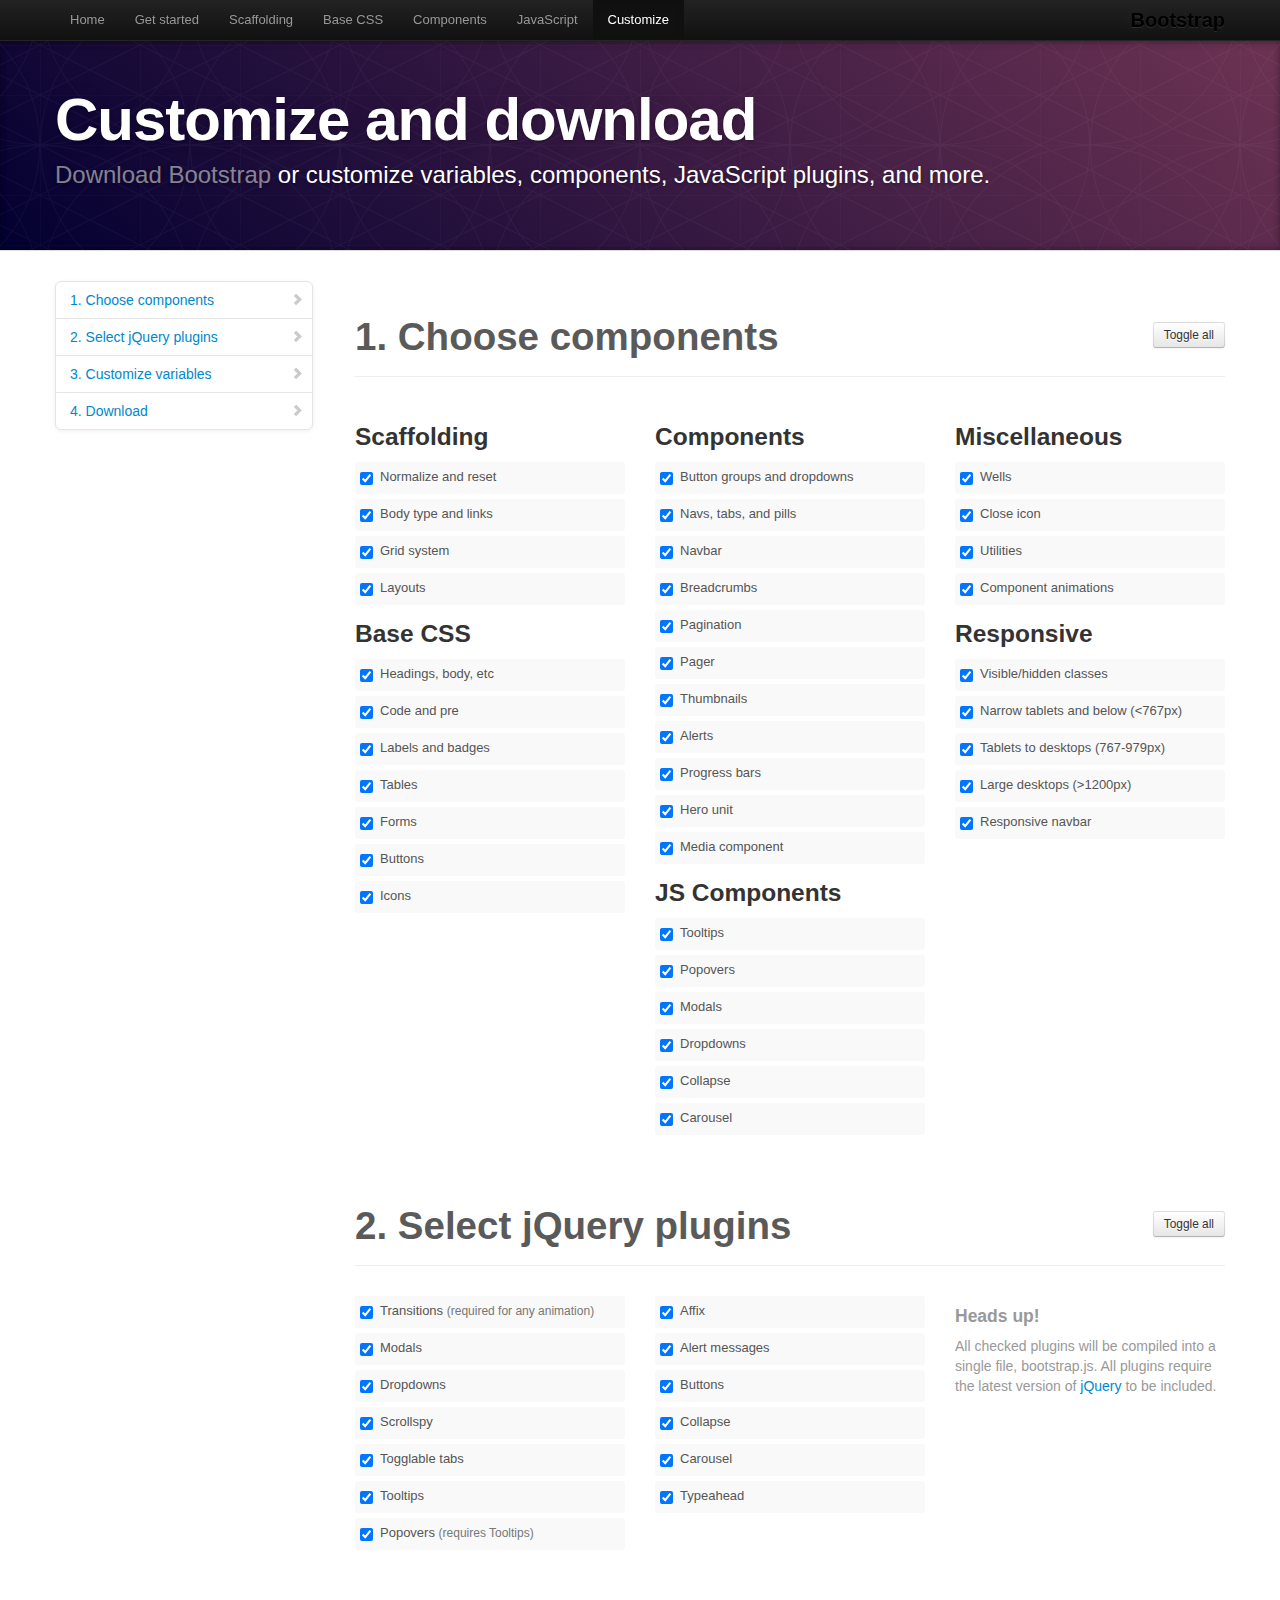
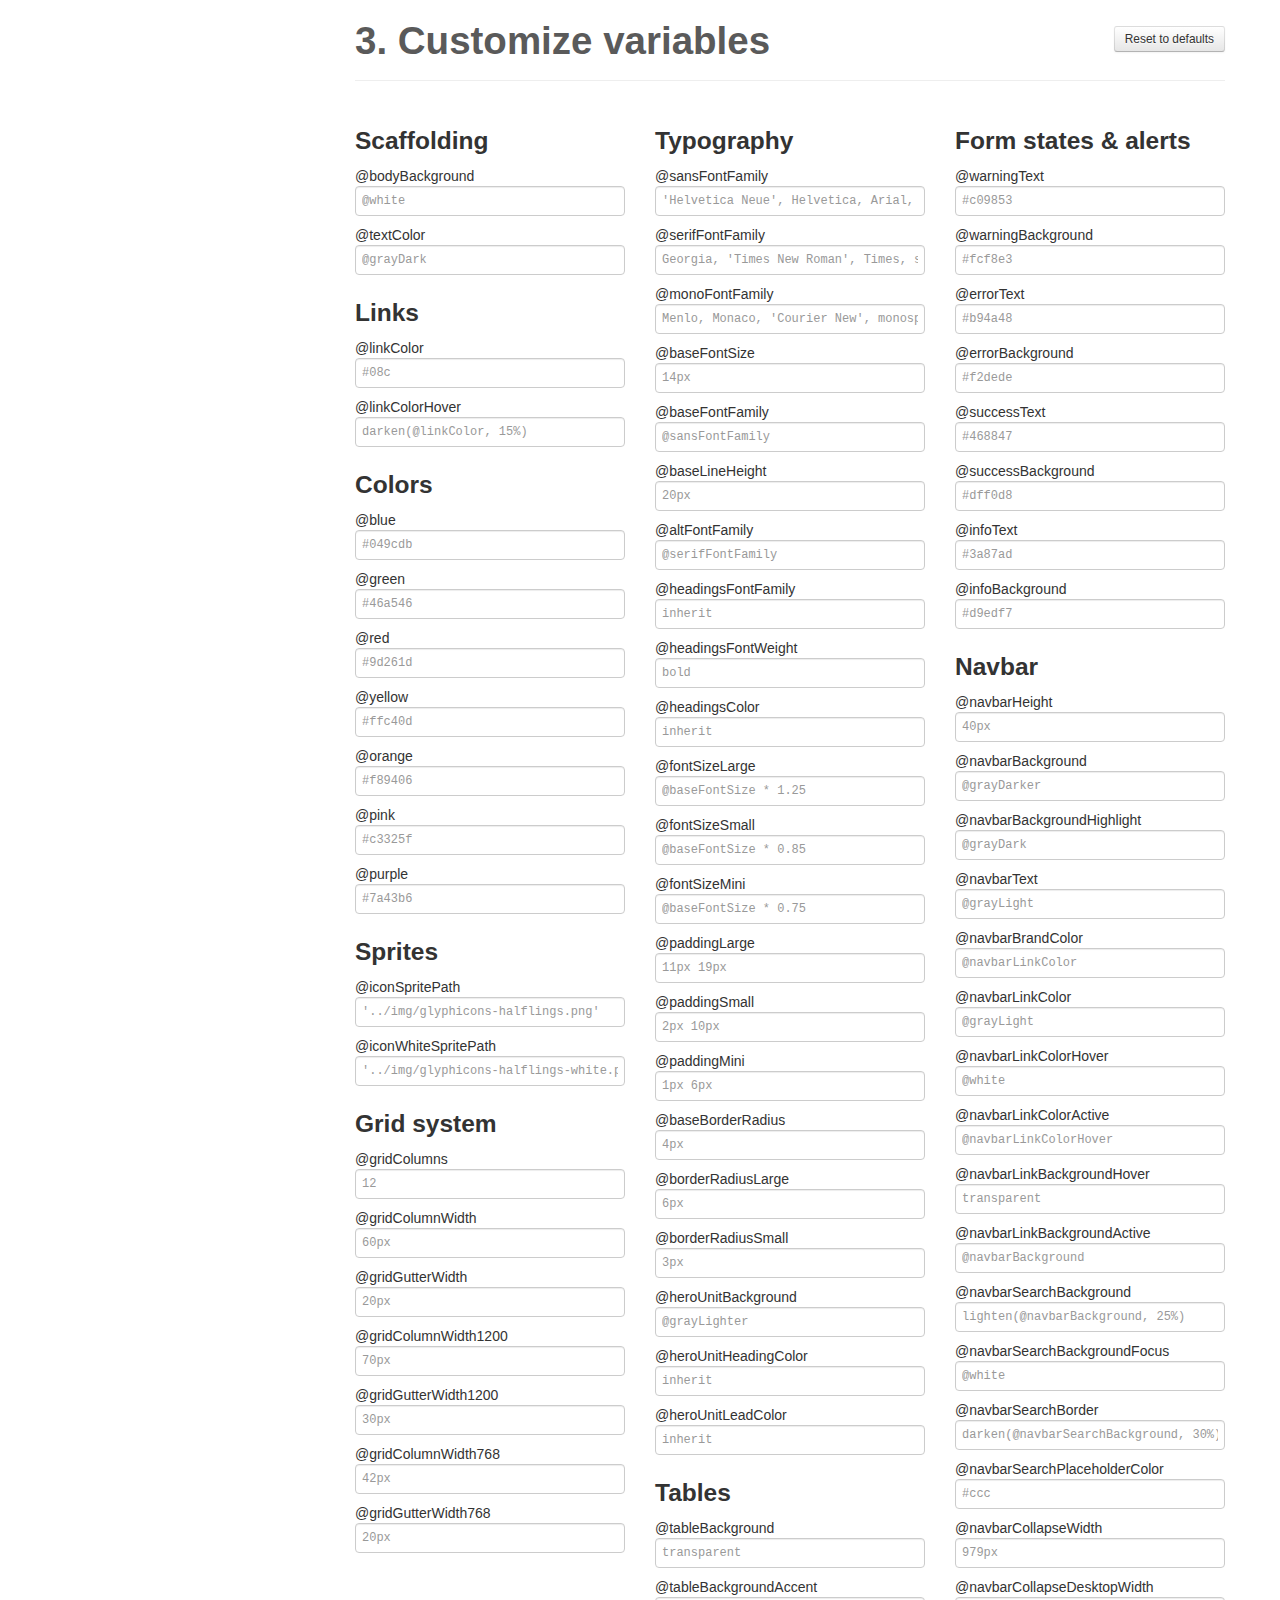
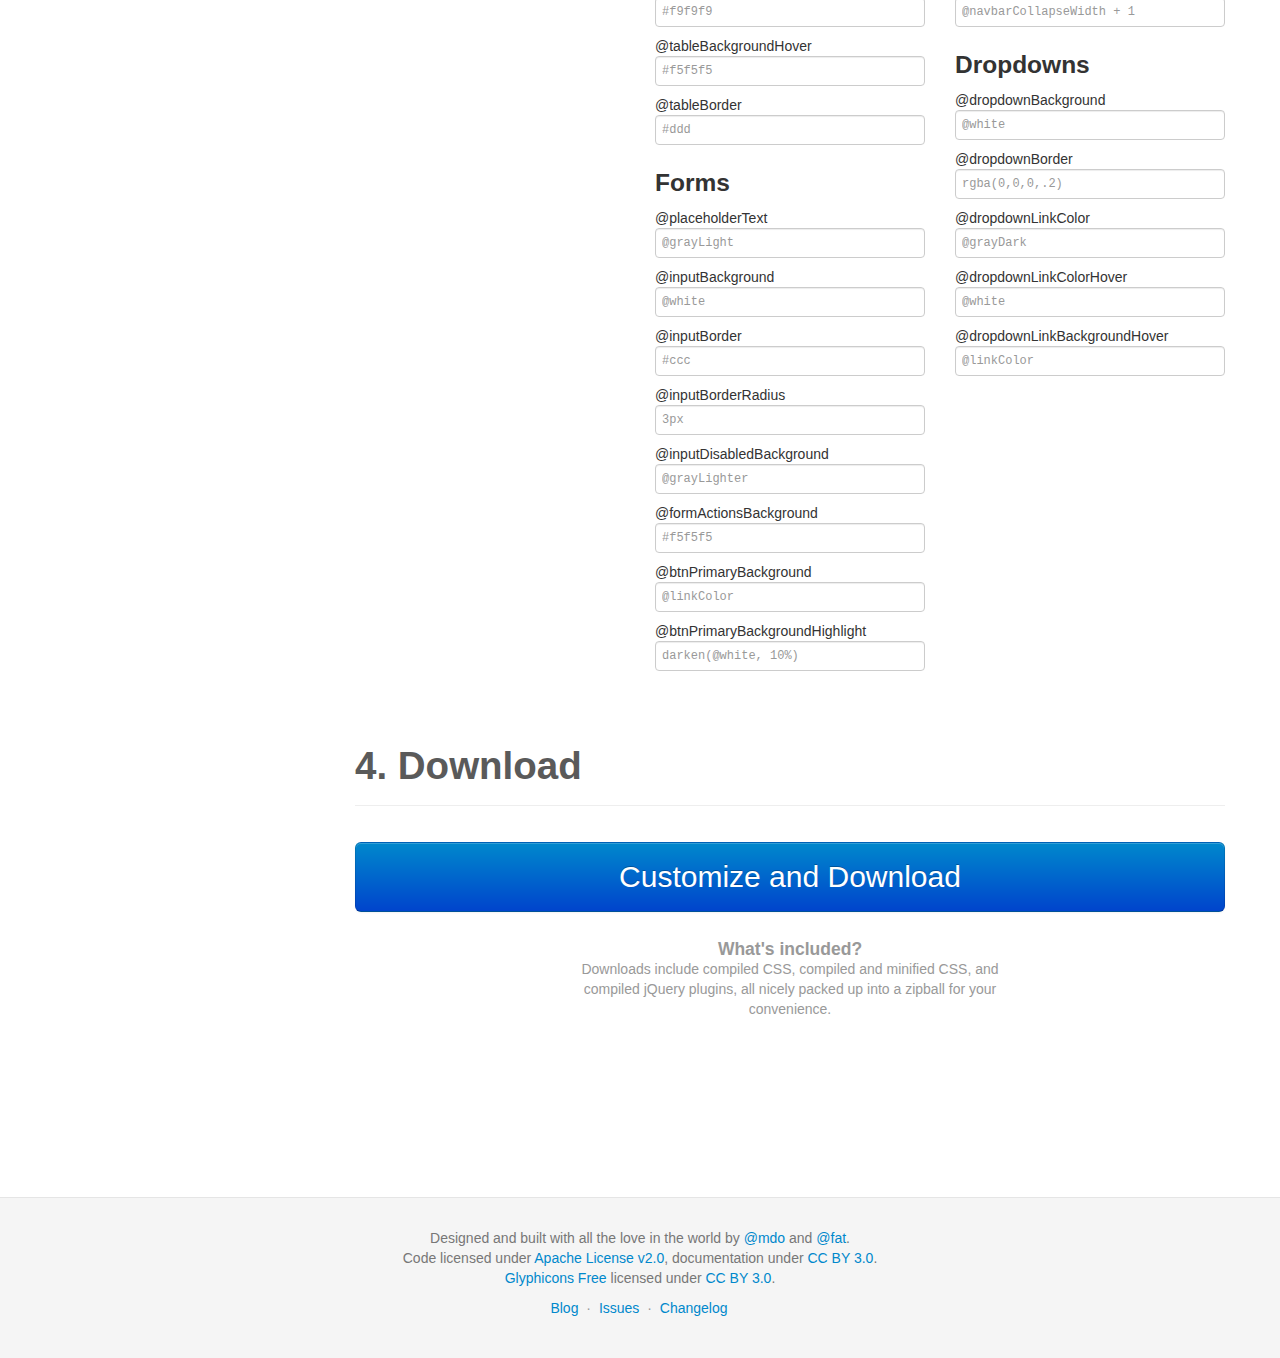
<file: paginau/docs/customize.html>
<!DOCTYPE html>
<html lang="en">
  <head>
    <meta charset="utf-8">
    <title>Customize · Bootstrap</title>
    <meta name="viewport" content="width=device-width, initial-scale=1.0">
    <meta name="description" content="">
    <meta name="author" content="">

    <!-- Le styles -->
    <link href="assets/css/bootstrap.css" rel="stylesheet">
    <link href="assets/css/bootstrap-responsive.css" rel="stylesheet">
    <link href="assets/css/docs.css" rel="stylesheet">
    <link href="assets/js/google-code-prettify/prettify.css" rel="stylesheet">

    <!-- Le HTML5 shim, for IE6-8 support of HTML5 elements -->
    <!--[if lt IE 9]>
      <script src="assets/js/html5shiv.js"></script>
    <![endif]-->

    <!-- Le fav and touch icons -->
    <link rel="apple-touch-icon-precomposed" sizes="144x144" href="assets/ico/apple-touch-icon-144-precomposed.png">
    <link rel="apple-touch-icon-precomposed" sizes="114x114" href="assets/ico/apple-touch-icon-114-precomposed.png">
      <link rel="apple-touch-icon-precomposed" sizes="72x72" href="assets/ico/apple-touch-icon-72-precomposed.png">
                    <link rel="apple-touch-icon-precomposed" href="assets/ico/apple-touch-icon-57-precomposed.png">
                                   <link rel="shortcut icon" href="assets/ico/favicon.png">

    <script type="text/javascript">
      var _gaq = _gaq || [];
      _gaq.push(['_setAccount', 'UA-146052-10']);
      _gaq.push(['_trackPageview']);
      (function() {
        var ga = document.createElement('script'); ga.type = 'text/javascript'; ga.async = true;
        ga.src = ('https:' == document.location.protocol ? 'https://ssl' : 'http://www') + '.google-analytics.com/ga.js';
        var s = document.getElementsByTagName('script')[0]; s.parentNode.insertBefore(ga, s);
      })();
    </script>
  </head>

  <body data-spy="scroll" data-target=".bs-docs-sidebar">

    <!-- Navbar
    ================================================== -->
    <div class="navbar navbar-inverse navbar-fixed-top">
      <div class="navbar-inner">
        <div class="container">
          <button type="button" class="btn btn-navbar" data-toggle="collapse" data-target=".nav-collapse">
            <span class="icon-bar"></span>
            <span class="icon-bar"></span>
            <span class="icon-bar"></span>
          </button>
          <a class="brand" href="./index.html">Bootstrap</a>
          <div class="nav-collapse collapse">
            <ul class="nav">
              <li class="">
                <a href="./index.html">Home</a>
              </li>
              <li class="">
                <a href="./getting-started.html">Get started</a>
              </li>
              <li class="">
                <a href="./scaffolding.html">Scaffolding</a>
              </li>
              <li class="">
                <a href="./base-css.html">Base CSS</a>
              </li>
              <li class="">
                <a href="./components.html">Components</a>
              </li>
              <li class="">
                <a href="./javascript.html">JavaScript</a>
              </li>
              <li class="active">
                <a href="./customize.html">Customize</a>
              </li>
            </ul>
          </div>
        </div>
      </div>
    </div>

<!-- Masthead
================================================== -->
<header class="jumbotron subhead" id="overview">
  <div class="container">
    <h1>Customize and download</h1>
    <p class="lead"><a href="https://github.com/twitter/bootstrap/archive/v2.3.2.zip">Download Bootstrap</a> or customize variables, components, JavaScript plugins, and more.</p>
  </div>
</header>


  <div class="container">

    <!-- Docs nav
    ================================================== -->
    <div class="row">
      <div class="span3 bs-docs-sidebar">
        <ul class="nav nav-list bs-docs-sidenav">
          <li><a href="#components"><i class="icon-chevron-right"></i> 1. Choose components</a></li>
          <li><a href="#plugins"><i class="icon-chevron-right"></i> 2. Select jQuery plugins</a></li>
          <li><a href="#variables"><i class="icon-chevron-right"></i> 3. Customize variables</a></li>
          <li><a href="#download"><i class="icon-chevron-right"></i> 4. Download</a></li>
        </ul>
      </div>
      <div class="span9">


        <!-- Customize form
        ================================================== -->
        <form>
          <section class="download" id="components">
            <div class="page-header">
              <a class="btn btn-small pull-right toggle-all" href="#">Toggle all</a>
              <h1>
                1. Choose components
              </h1>
            </div>
            <div class="row download-builder">
              <div class="span3">
                <h3>Scaffolding</h3>
                <label class="checkbox"><input checked="checked" type="checkbox" value="reset.less"> Normalize and reset</label>
                <label class="checkbox"><input checked="checked" type="checkbox" value="scaffolding.less"> Body type and links</label>
                <label class="checkbox"><input checked="checked" type="checkbox" value="grid.less"> Grid system</label>
                <label class="checkbox"><input checked="checked" type="checkbox" value="layouts.less"> Layouts</label>
                <h3>Base CSS</h3>
                <label class="checkbox"><input checked="checked" type="checkbox" value="type.less"> Headings, body, etc</label>
                <label class="checkbox"><input checked="checked" type="checkbox" value="code.less"> Code and pre</label>
                <label class="checkbox"><input checked="checked" type="checkbox" value="labels-badges.less"> Labels and badges</label>
                <label class="checkbox"><input checked="checked" type="checkbox" value="tables.less"> Tables</label>
                <label class="checkbox"><input checked="checked" type="checkbox" value="forms.less"> Forms</label>
                <label class="checkbox"><input checked="checked" type="checkbox" value="buttons.less"> Buttons</label>
                <label class="checkbox"><input checked="checked" type="checkbox" value="sprites.less"> Icons</label>
              </div><!-- /span -->
              <div class="span3">
                <h3>Components</h3>
                <label class="checkbox"><input checked="checked" type="checkbox" value="button-groups.less"> Button groups and dropdowns</label>
                <label class="checkbox"><input checked="checked" type="checkbox" value="navs.less"> Navs, tabs, and pills</label>
                <label class="checkbox"><input checked="checked" type="checkbox" value="navbar.less"> Navbar</label>
                <label class="checkbox"><input checked="checked" type="checkbox" value="breadcrumbs.less"> Breadcrumbs</label>
                <label class="checkbox"><input checked="checked" type="checkbox" value="pagination.less"> Pagination</label>
                <label class="checkbox"><input checked="checked" type="checkbox" value="pager.less"> Pager</label>
                <label class="checkbox"><input checked="checked" type="checkbox" value="thumbnails.less"> Thumbnails</label>
                <label class="checkbox"><input checked="checked" type="checkbox" value="alerts.less"> Alerts</label>
                <label class="checkbox"><input checked="checked" type="checkbox" value="progress-bars.less"> Progress bars</label>
                <label class="checkbox"><input checked="checked" type="checkbox" value="hero-unit.less"> Hero unit</label>
                <label class="checkbox"><input checked="checked" type="checkbox" value="media.less"> Media component</label>
                <h3>JS Components</h3>
                <label class="checkbox"><input checked="checked" type="checkbox" value="tooltip.less"> Tooltips</label>
                <label class="checkbox"><input checked="checked" type="checkbox" value="popovers.less"> Popovers</label>
                <label class="checkbox"><input checked="checked" type="checkbox" value="modals.less"> Modals</label>
                <label class="checkbox"><input checked="checked" type="checkbox" value="dropdowns.less"> Dropdowns</label>
                <label class="checkbox"><input checked="checked" type="checkbox" value="accordion.less"> Collapse</label>
                <label class="checkbox"><input checked="checked" type="checkbox" value="carousel.less"> Carousel</label>
              </div><!-- /span -->
              <div class="span3">
                <h3>Miscellaneous</h3>
                <label class="checkbox"><input checked="checked" type="checkbox" value="wells.less"> Wells</label>
                <label class="checkbox"><input checked="checked" type="checkbox" value="close.less"> Close icon</label>
                <label class="checkbox"><input checked="checked" type="checkbox" value="utilities.less"> Utilities</label>
                <label class="checkbox"><input checked="checked" type="checkbox" value="component-animations.less"> Component animations</label>
                <h3>Responsive</h3>
                <label class="checkbox"><input checked="checked" type="checkbox" value="responsive-utilities.less"> Visible/hidden classes</label>
                <label class="checkbox"><input checked="checked" type="checkbox" value="responsive-767px-max.less"> Narrow tablets and below (<767px)</label>
                <label class="checkbox"><input checked="checked" type="checkbox" value="responsive-768px-979px.less"> Tablets to desktops (767-979px)</label>
                <label class="checkbox"><input checked="checked" type="checkbox" value="responsive-1200px-min.less"> Large desktops (>1200px)</label>
                <label class="checkbox"><input checked="checked" type="checkbox" value="responsive-navbar.less"> Responsive navbar</label>
              </div><!-- /span -->
            </div><!-- /row -->
          </section>

          <section class="download" id="plugins">
            <div class="page-header">
              <a class="btn btn-small pull-right toggle-all" href="#">Toggle all</a>
              <h1>
                2. Select jQuery plugins
              </h1>
            </div>
            <div class="row download-builder">
              <div class="span3">
                <label class="checkbox">
                  <input type="checkbox" checked="true" value="bootstrap-transition.js">
                  Transitions <small>(required for any animation)</small>
                </label>
                <label class="checkbox">
                  <input type="checkbox" checked="true" value="bootstrap-modal.js">
                  Modals
                </label>
                <label class="checkbox">
                  <input type="checkbox" checked="true" value="bootstrap-dropdown.js">
                  Dropdowns
                </label>
                <label class="checkbox">
                  <input type="checkbox" checked="true" value="bootstrap-scrollspy.js">
                  Scrollspy
                </label>
                <label class="checkbox">
                  <input type="checkbox" checked="true" value="bootstrap-tab.js">
                  Togglable tabs
                </label>
                <label class="checkbox">
                  <input type="checkbox" checked="true" value="bootstrap-tooltip.js">
                  Tooltips
                </label>
                <label class="checkbox">
                  <input type="checkbox" checked="true" value="bootstrap-popover.js">
                  Popovers <small>(requires Tooltips)</small>
                </label>
              </div><!-- /span -->
              <div class="span3">
                <label class="checkbox">
                  <input type="checkbox" checked="true" value="bootstrap-affix.js">
                  Affix
                </label>
                <label class="checkbox">
                  <input type="checkbox" checked="true" value="bootstrap-alert.js">
                  Alert messages
                </label>
                <label class="checkbox">
                  <input type="checkbox" checked="true" value="bootstrap-button.js">
                  Buttons
                </label>
                <label class="checkbox">
                  <input type="checkbox" checked="true" value="bootstrap-collapse.js">
                  Collapse
                </label>
                <label class="checkbox">
                  <input type="checkbox" checked="true" value="bootstrap-carousel.js">
                  Carousel
                </label>
                <label class="checkbox">
                  <input type="checkbox" checked="true" value="bootstrap-typeahead.js">
                  Typeahead
                </label>
              </div><!-- /span -->
              <div class="span3">
                <h4 class="muted">Heads up!</h4>
                <p class="muted">All checked plugins will be compiled into a single file, bootstrap.js. All plugins require the latest version of <a href="http://jquery.com/" target="_blank">jQuery</a> to be included.</p>
              </div><!-- /span -->
            </div><!-- /row -->
          </section>


          <section class="download" id="variables">
            <div class="page-header">
              <a class="btn btn-small pull-right toggle-all" href="#">Reset to defaults</a>
              <h1>
                3. Customize variables
              </h1>
            </div>
            <div class="row download-builder">
              <div class="span3">
                <h3>Scaffolding</h3>
                <label>@bodyBackground</label>
                <input type="text" class="span3" placeholder="@white">
                <label>@textColor</label>
                <input type="text" class="span3" placeholder="@grayDark">

                <h3>Links</h3>
                <label>@linkColor</label>
                <input type="text" class="span3" placeholder="#08c">
                <label>@linkColorHover</label>
                <input type="text" class="span3" placeholder="darken(@linkColor, 15%)">
                <h3>Colors</h3>
                <label>@blue</label>
                <input type="text" class="span3" placeholder="#049cdb">
                <label>@green</label>
                <input type="text" class="span3" placeholder="#46a546">
                <label>@red</label>
                <input type="text" class="span3" placeholder="#9d261d">
                <label>@yellow</label>
                <input type="text" class="span3" placeholder="#ffc40d">
                <label>@orange</label>
                <input type="text" class="span3" placeholder="#f89406">
                <label>@pink</label>
                <input type="text" class="span3" placeholder="#c3325f">
                <label>@purple</label>
                <input type="text" class="span3" placeholder="#7a43b6">

                <h3>Sprites</h3>
                <label>@iconSpritePath</label>
                <input type="text" class="span3" placeholder="'../img/glyphicons-halflings.png'">
                <label>@iconWhiteSpritePath</label>
                <input type="text" class="span3" placeholder="'../img/glyphicons-halflings-white.png'">

                <h3>Grid system</h3>
                <label>@gridColumns</label>
                <input type="text" class="span3" placeholder="12">
                <label>@gridColumnWidth</label>
                <input type="text" class="span3" placeholder="60px">
                <label>@gridGutterWidth</label>
                <input type="text" class="span3" placeholder="20px">
                <label>@gridColumnWidth1200</label>
                <input type="text" class="span3" placeholder="70px">
                <label>@gridGutterWidth1200</label>
                <input type="text" class="span3" placeholder="30px">
                <label>@gridColumnWidth768</label>
                <input type="text" class="span3" placeholder="42px">
                <label>@gridGutterWidth768</label>
                <input type="text" class="span3" placeholder="20px">

              </div><!-- /span -->
              <div class="span3">

                <h3>Typography</h3>
                <label>@sansFontFamily</label>
                <input type="text" class="span3" placeholder="'Helvetica Neue', Helvetica, Arial, sans-serif">
                <label>@serifFontFamily</label>
                <input type="text" class="span3" placeholder="Georgia, 'Times New Roman', Times, serif">
                <label>@monoFontFamily</label>
                <input type="text" class="span3" placeholder="Menlo, Monaco, 'Courier New', monospace">

                <label>@baseFontSize</label>
                <input type="text" class="span3" placeholder="14px">
                <label>@baseFontFamily</label>
                <input type="text" class="span3" placeholder="@sansFontFamily">
                <label>@baseLineHeight</label>
                <input type="text" class="span3" placeholder="20px">

                <label>@altFontFamily</label>
                <input type="text" class="span3" placeholder="@serifFontFamily">
                <label>@headingsFontFamily</label>
                <input type="text" class="span3" placeholder="inherit">
                <label>@headingsFontWeight</label>
                <input type="text" class="span3" placeholder="bold">
                <label>@headingsColor</label>
                <input type="text" class="span3" placeholder="inherit">

                <label>@fontSizeLarge</label>
                <input type="text" class="span3" placeholder="@baseFontSize * 1.25">
                <label>@fontSizeSmall</label>
                <input type="text" class="span3" placeholder="@baseFontSize * 0.85">
                <label>@fontSizeMini</label>
                <input type="text" class="span3" placeholder="@baseFontSize * 0.75">

                <label>@paddingLarge</label>
                <input type="text" class="span3" placeholder="11px 19px">
                <label>@paddingSmall</label>
                <input type="text" class="span3" placeholder="2px 10px">
                <label>@paddingMini</label>
                <input type="text" class="span3" placeholder="1px 6px">

                <label>@baseBorderRadius</label>
                <input type="text" class="span3" placeholder="4px">
                <label>@borderRadiusLarge</label>
                <input type="text" class="span3" placeholder="6px">
                <label>@borderRadiusSmall</label>
                <input type="text" class="span3" placeholder="3px">

                <label>@heroUnitBackground</label>
                <input type="text" class="span3" placeholder="@grayLighter">
                <label>@heroUnitHeadingColor</label>
                <input type="text" class="span3" placeholder="inherit">
                <label>@heroUnitLeadColor</label>
                <input type="text" class="span3" placeholder="inherit">

                <h3>Tables</h3>
                <label>@tableBackground</label>
                <input type="text" class="span3" placeholder="transparent">
                <label>@tableBackgroundAccent</label>
                <input type="text" class="span3" placeholder="#f9f9f9">
                <label>@tableBackgroundHover</label>
                <input type="text" class="span3" placeholder="#f5f5f5">
                <label>@tableBorder</label>
                <input type="text" class="span3" placeholder="#ddd">

                <h3>Forms</h3>
                <label>@placeholderText</label>
                <input type="text" class="span3" placeholder="@grayLight">
                <label>@inputBackground</label>
                <input type="text" class="span3" placeholder="@white">
                <label>@inputBorder</label>
                <input type="text" class="span3" placeholder="#ccc">
                <label>@inputBorderRadius</label>
                <input type="text" class="span3" placeholder="3px">
                <label>@inputDisabledBackground</label>
                <input type="text" class="span3" placeholder="@grayLighter">
                <label>@formActionsBackground</label>
                <input type="text" class="span3" placeholder="#f5f5f5">
                <label>@btnPrimaryBackground</label>
                <input type="text" class="span3" placeholder="@linkColor">
                <label>@btnPrimaryBackgroundHighlight</label>
                <input type="text" class="span3" placeholder="darken(@white, 10%)">

              </div><!-- /span -->
              <div class="span3">

                <h3>Form states &amp; alerts</h3>
                <label>@warningText</label>
                <input type="text" class="span3" placeholder="#c09853">
                <label>@warningBackground</label>
                <input type="text" class="span3" placeholder="#fcf8e3">
                <label>@errorText</label>
                <input type="text" class="span3" placeholder="#b94a48">
                <label>@errorBackground</label>
                <input type="text" class="span3" placeholder="#f2dede">
                <label>@successText</label>
                <input type="text" class="span3" placeholder="#468847">
                <label>@successBackground</label>
                <input type="text" class="span3" placeholder="#dff0d8">
                <label>@infoText</label>
                <input type="text" class="span3" placeholder="#3a87ad">
                <label>@infoBackground</label>
                <input type="text" class="span3" placeholder="#d9edf7">

                <h3>Navbar</h3>
                <label>@navbarHeight</label>
                <input type="text" class="span3" placeholder="40px">
                <label>@navbarBackground</label>
                <input type="text" class="span3" placeholder="@grayDarker">
                <label>@navbarBackgroundHighlight</label>
                <input type="text" class="span3" placeholder="@grayDark">
                <label>@navbarText</label>
                <input type="text" class="span3" placeholder="@grayLight">
                <label>@navbarBrandColor</label>
                <input type="text" class="span3" placeholder="@navbarLinkColor">
                <label>@navbarLinkColor</label>
                <input type="text" class="span3" placeholder="@grayLight">
                <label>@navbarLinkColorHover</label>
                <input type="text" class="span3" placeholder="@white">
                <label>@navbarLinkColorActive</label>
                <input type="text" class="span3" placeholder="@navbarLinkColorHover">
                <label>@navbarLinkBackgroundHover</label>
                <input type="text" class="span3" placeholder="transparent">
                <label>@navbarLinkBackgroundActive</label>
                <input type="text" class="span3" placeholder="@navbarBackground">
                <label>@navbarSearchBackground</label>
                <input type="text" class="span3" placeholder="lighten(@navbarBackground, 25%)">
                <label>@navbarSearchBackgroundFocus</label>
                <input type="text" class="span3" placeholder="@white">
                <label>@navbarSearchBorder</label>
                <input type="text" class="span3" placeholder="darken(@navbarSearchBackground, 30%)">
                <label>@navbarSearchPlaceholderColor</label>
                <input type="text" class="span3" placeholder="#ccc">

                <label>@navbarCollapseWidth</label>
                <input type="text" class="span3" placeholder="979px">
                <label>@navbarCollapseDesktopWidth</label>
                <input type="text" class="span3" placeholder="@navbarCollapseWidth + 1">

                <h3>Dropdowns</h3>
                <label>@dropdownBackground</label>
                <input type="text" class="span3" placeholder="@white">
                <label>@dropdownBorder</label>
                <input type="text" class="span3" placeholder="rgba(0,0,0,.2)">
                <label>@dropdownLinkColor</label>
                <input type="text" class="span3" placeholder="@grayDark">
                <label>@dropdownLinkColorHover</label>
                <input type="text" class="span3" placeholder="@white">
                <label>@dropdownLinkBackgroundHover</label>
                <input type="text" class="span3" placeholder="@linkColor">
              </div><!-- /span -->
            </div><!-- /row -->
          </section>

          <section class="download" id="download">
            <div class="page-header">
              <h1>
                4. Download
              </h1>
            </div>
            <div class="download-btn">
              <a class="btn btn-primary" href="#" onclick="_gaq.push(['_trackEvent', 'Customize', 'Download', 'Customize and Download']);">Customize and Download</a>
              <h4>What's included?</h4>
              <p>Downloads include compiled CSS, compiled and minified CSS, and compiled jQuery plugins, all nicely packed up into a zipball for your convenience.</p>
            </div>
          </section><!-- /download -->
        </form>



      </div>
    </div>

  </div>



    <!-- Footer
    ================================================== -->
    <footer class="footer">
      <div class="container">
        <p>Designed and built with all the love in the world by <a href="http://twitter.com/mdo" target="_blank">@mdo</a> and <a href="http://twitter.com/fat" target="_blank">@fat</a>.</p>
        <p>Code licensed under <a href="http://www.apache.org/licenses/LICENSE-2.0" target="_blank">Apache License v2.0</a>, documentation under <a href="http://creativecommons.org/licenses/by/3.0/">CC BY 3.0</a>.</p>
        <p><a href="http://glyphicons.com">Glyphicons Free</a> licensed under <a href="http://creativecommons.org/licenses/by/3.0/">CC BY 3.0</a>.</p>
        <ul class="footer-links">
          <li><a href="http://blog.getbootstrap.com">Blog</a></li>
          <li class="muted">&middot;</li>
          <li><a href="https://github.com/twbs/bootstrap/issues?state=open">Issues</a></li>
          <li class="muted">&middot;</li>
          <li><a href="https://github.com/twbs/bootstrap/releases">Changelog</a></li>
        </ul>
      </div>
    </footer>



    <!-- Le javascript
    ================================================== -->
    <!-- Placed at the end of the document so the pages load faster -->
    <script type="text/javascript" src="http://platform.twitter.com/widgets.js"></script>
    <script src="assets/js/jquery.js"></script>
    <script src="assets/js/bootstrap-transition.js"></script>
    <script src="assets/js/bootstrap-alert.js"></script>
    <script src="assets/js/bootstrap-modal.js"></script>
    <script src="assets/js/bootstrap-dropdown.js"></script>
    <script src="assets/js/bootstrap-scrollspy.js"></script>
    <script src="assets/js/bootstrap-tab.js"></script>
    <script src="assets/js/bootstrap-tooltip.js"></script>
    <script src="assets/js/bootstrap-popover.js"></script>
    <script src="assets/js/bootstrap-button.js"></script>
    <script src="assets/js/bootstrap-collapse.js"></script>
    <script src="assets/js/bootstrap-carousel.js"></script>
    <script src="assets/js/bootstrap-typeahead.js"></script>
    <script src="assets/js/bootstrap-affix.js"></script>

    <script src="assets/js/holder/holder.js"></script>
    <script src="assets/js/google-code-prettify/prettify.js"></script>

    <script src="assets/js/application.js"></script>


    <!-- Analytics
    ================================================== -->
    <script>
      var _gauges = _gauges || [];
      (function() {
        var t   = document.createElement('script');
        t.type  = 'text/javascript';
        t.async = true;
        t.id    = 'gauges-tracker';
        t.setAttribute('data-site-id', '4f0dc9fef5a1f55508000013');
        t.src = '//secure.gaug.es/track.js';
        var s = document.getElementsByTagName('script')[0];
        s.parentNode.insertBefore(t, s);
      })();
    </script>

  </body>
</html>
</file>
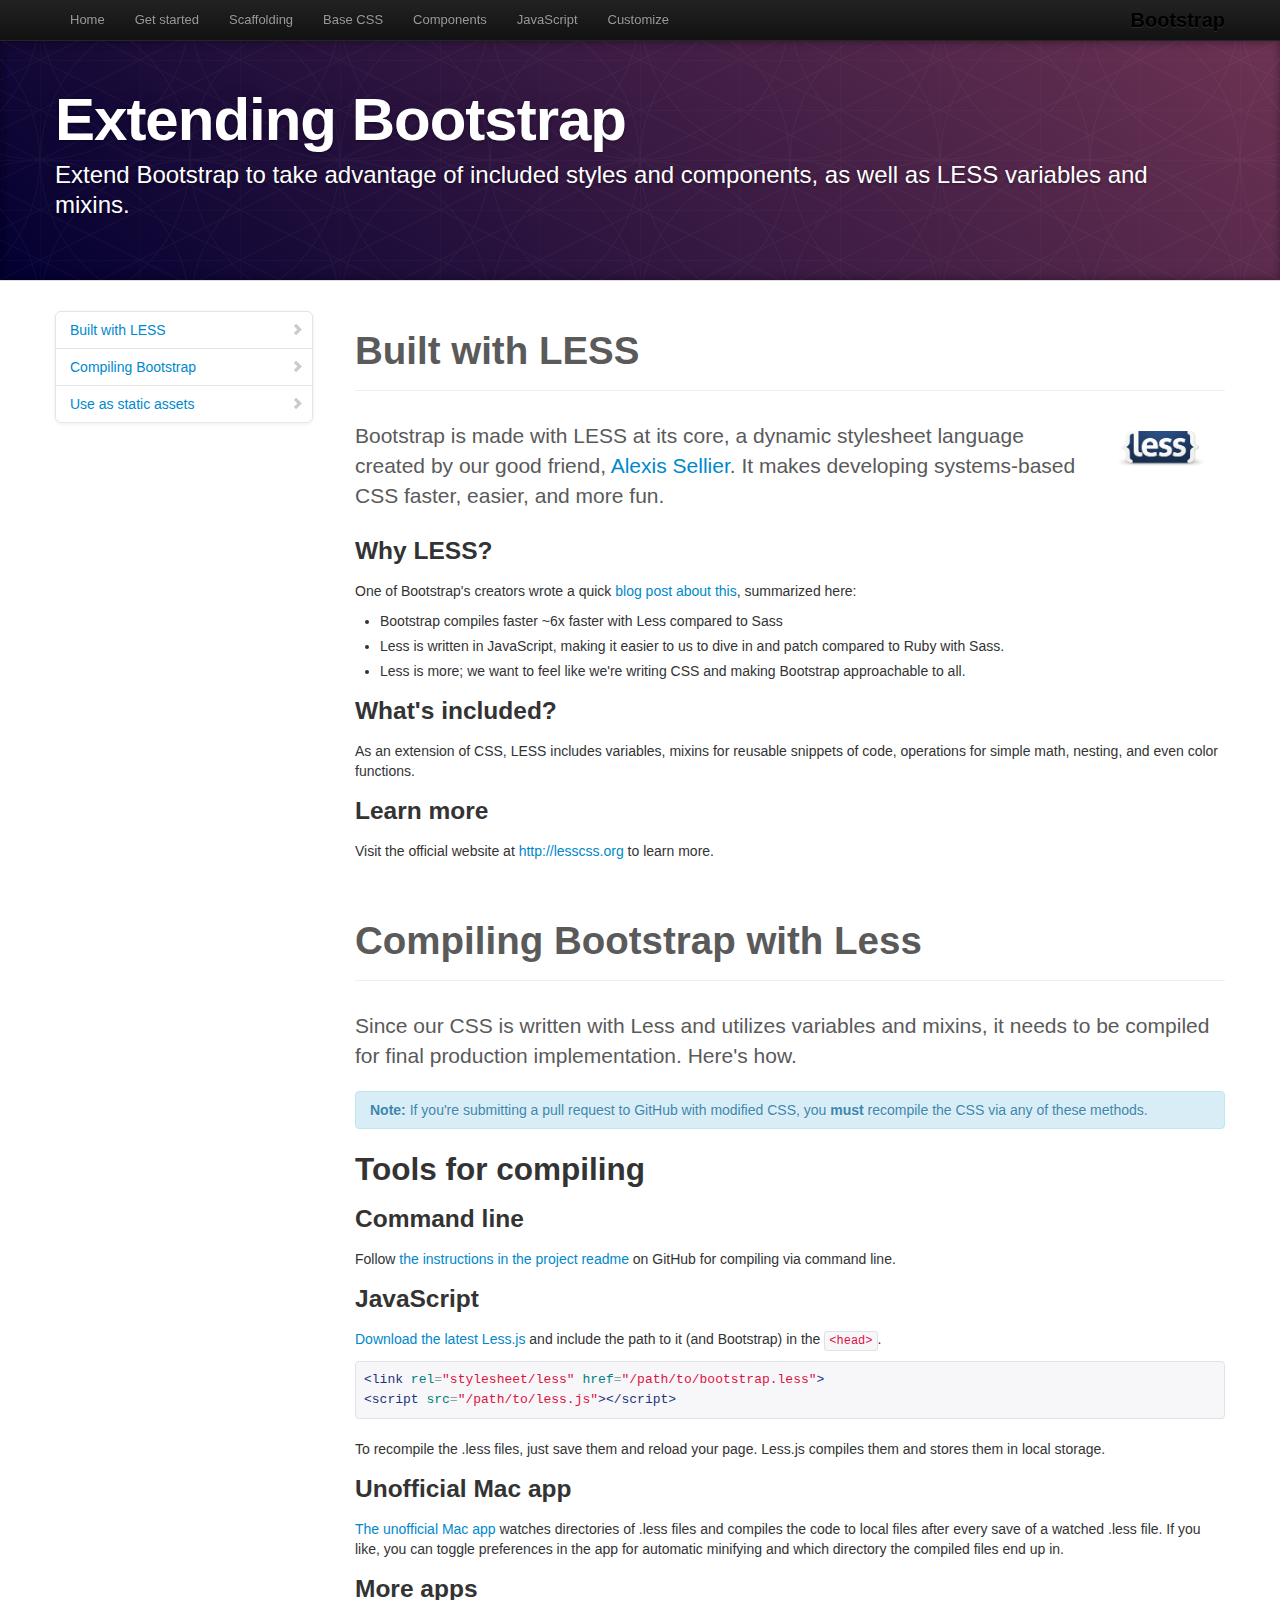
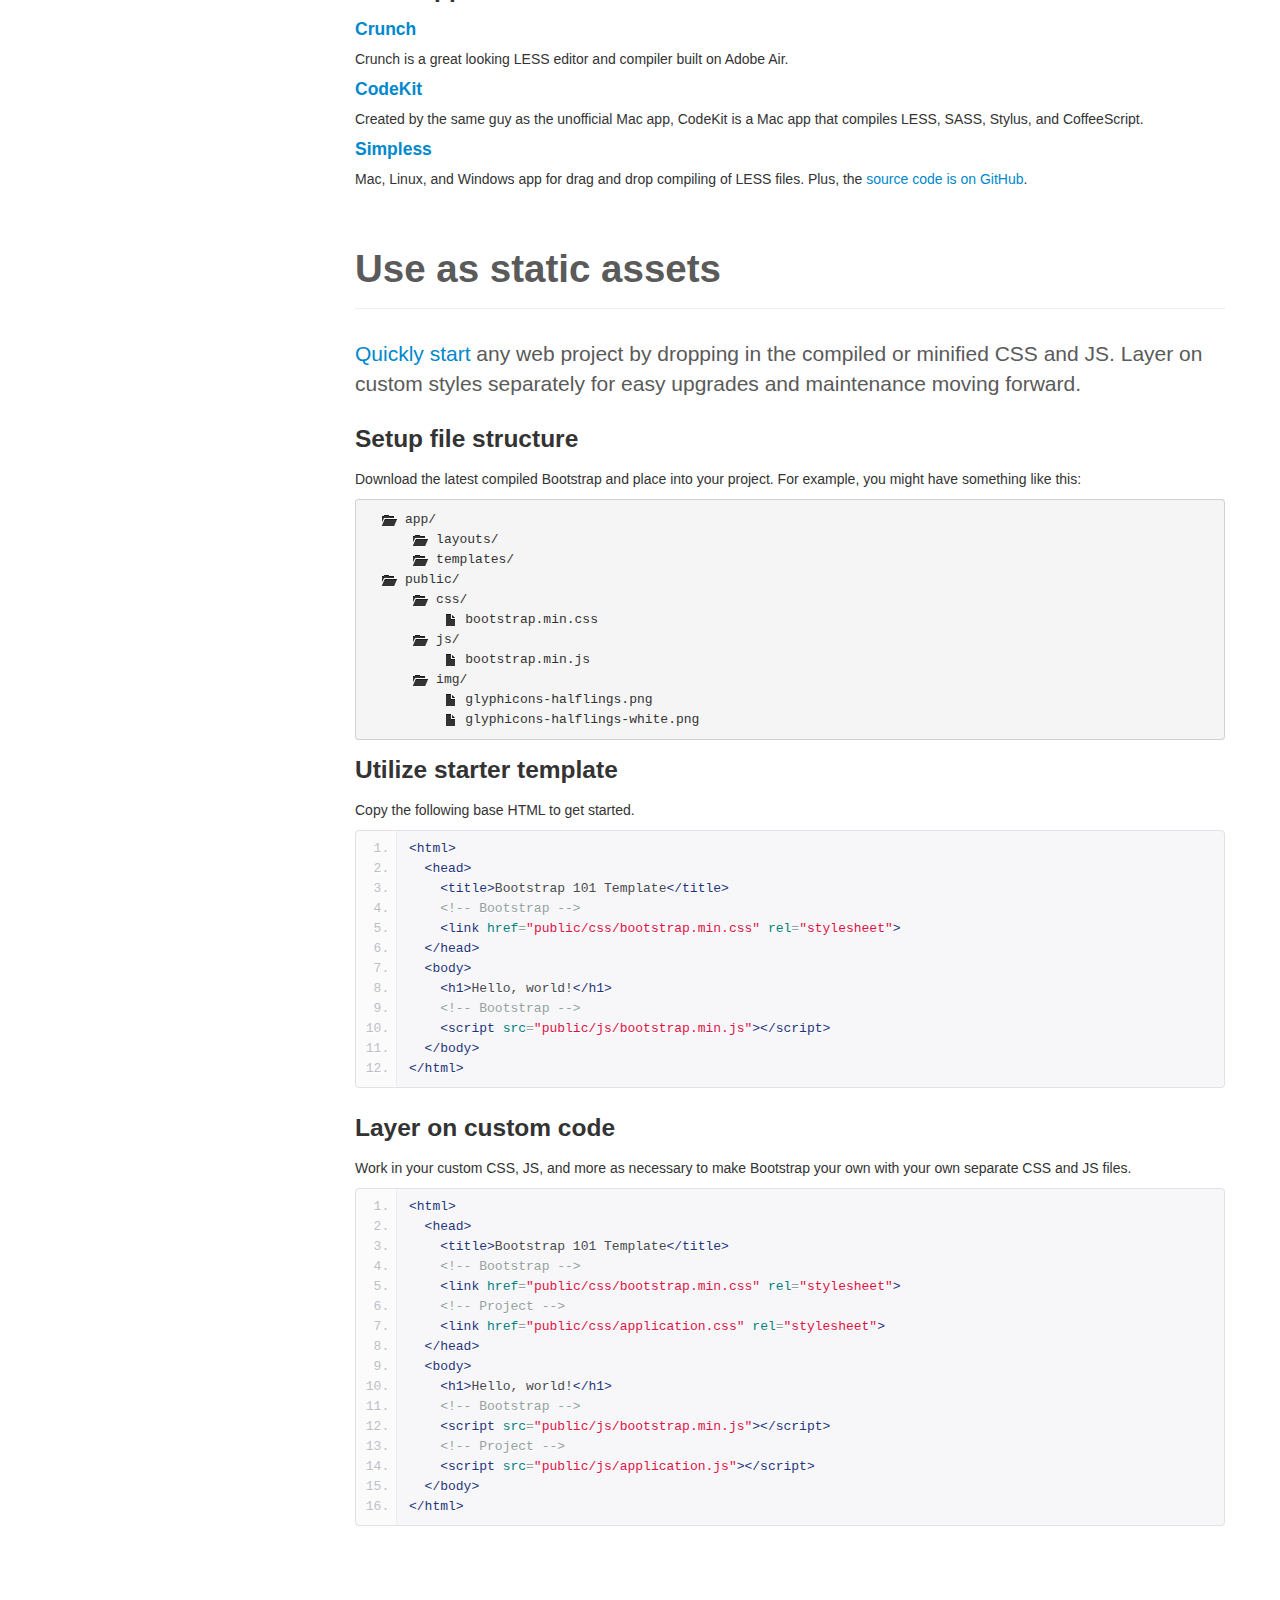
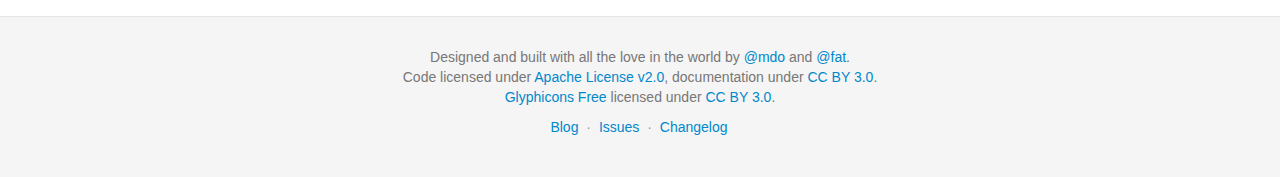
<file: paginau/docs/extend.html>
<!DOCTYPE html>
<html lang="en">
  <head>
    <meta charset="utf-8">
    <title>Extend · Bootstrap</title>
    <meta name="viewport" content="width=device-width, initial-scale=1.0">
    <meta name="description" content="">
    <meta name="author" content="">

    <!-- Le styles -->
    <link href="assets/css/bootstrap.css" rel="stylesheet">
    <link href="assets/css/bootstrap-responsive.css" rel="stylesheet">
    <link href="assets/css/docs.css" rel="stylesheet">
    <link href="assets/js/google-code-prettify/prettify.css" rel="stylesheet">

    <!-- Le HTML5 shim, for IE6-8 support of HTML5 elements -->
    <!--[if lt IE 9]>
      <script src="assets/js/html5shiv.js"></script>
    <![endif]-->

    <!-- Le fav and touch icons -->
    <link rel="apple-touch-icon-precomposed" sizes="144x144" href="assets/ico/apple-touch-icon-144-precomposed.png">
    <link rel="apple-touch-icon-precomposed" sizes="114x114" href="assets/ico/apple-touch-icon-114-precomposed.png">
      <link rel="apple-touch-icon-precomposed" sizes="72x72" href="assets/ico/apple-touch-icon-72-precomposed.png">
                    <link rel="apple-touch-icon-precomposed" href="assets/ico/apple-touch-icon-57-precomposed.png">
                                   <link rel="shortcut icon" href="assets/ico/favicon.png">

    <script type="text/javascript">
      var _gaq = _gaq || [];
      _gaq.push(['_setAccount', 'UA-146052-10']);
      _gaq.push(['_trackPageview']);
      (function() {
        var ga = document.createElement('script'); ga.type = 'text/javascript'; ga.async = true;
        ga.src = ('https:' == document.location.protocol ? 'https://ssl' : 'http://www') + '.google-analytics.com/ga.js';
        var s = document.getElementsByTagName('script')[0]; s.parentNode.insertBefore(ga, s);
      })();
    </script>
  </head>

  <body data-spy="scroll" data-target=".bs-docs-sidebar">

    <!-- Navbar
    ================================================== -->
    <div class="navbar navbar-inverse navbar-fixed-top">
      <div class="navbar-inner">
        <div class="container">
          <button type="button" class="btn btn-navbar" data-toggle="collapse" data-target=".nav-collapse">
            <span class="icon-bar"></span>
            <span class="icon-bar"></span>
            <span class="icon-bar"></span>
          </button>
          <a class="brand" href="./index.html">Bootstrap</a>
          <div class="nav-collapse collapse">
            <ul class="nav">
              <li class="">
                <a href="./index.html">Home</a>
              </li>
              <li class="">
                <a href="./getting-started.html">Get started</a>
              </li>
              <li class="">
                <a href="./scaffolding.html">Scaffolding</a>
              </li>
              <li class="">
                <a href="./base-css.html">Base CSS</a>
              </li>
              <li class="">
                <a href="./components.html">Components</a>
              </li>
              <li class="">
                <a href="./javascript.html">JavaScript</a>
              </li>
              <li class="">
                <a href="./customize.html">Customize</a>
              </li>
            </ul>
          </div>
        </div>
      </div>
    </div>

<!-- Subhead
================================================== -->
<header class="jumbotron subhead" id="overview">
  <div class="container">
    <h1>Extending Bootstrap</h1>
    <p class="lead">Extend Bootstrap to take advantage of included styles and components, as well as LESS variables and mixins.</p>
  <div>
</header>

  <div class="container">

    <!-- Docs nav
    ================================================== -->
    <div class="row">
      <div class="span3 bs-docs-sidebar">
        <ul class="nav nav-list bs-docs-sidenav">
          <li><a href="#built-with-less"><i class="icon-chevron-right"></i> Built with LESS</a></li>
          <li><a href="#compiling"><i class="icon-chevron-right"></i> Compiling Bootstrap</a></li>
          <li><a href="#static-assets"><i class="icon-chevron-right"></i> Use as static assets</a></li>
        </ul>
      </div>
      <div class="span9">



        <!-- BUILT WITH LESS
        ================================================== -->
        <section id="built-with-less">
          <div class="page-header">
            <h1>Built with LESS</h1>
          </div>

          <img style="float: right; height: 36px; margin: 10px 20px 20px" src="assets/img/less-logo-large.png" alt="LESS CSS">
          <p class="lead">Bootstrap is made with LESS at its core, a dynamic stylesheet language created by our good friend, <a href="http://cloudhead.io">Alexis Sellier</a>. It makes developing systems-based CSS faster, easier, and more fun.</p>

          <h3>Why LESS?</h3>
          <p>One of Bootstrap's creators wrote a quick <a href="http://www.wordsbyf.at/2012/03/08/why-less/">blog post about this</a>, summarized here:</p>
          <ul>
            <li>Bootstrap compiles faster ~6x faster with Less compared to Sass</li>
            <li>Less is written in JavaScript, making it easier to us to dive in and patch compared to Ruby with Sass.</li>
            <li>Less is more; we want to feel like we're writing CSS and making Bootstrap approachable to all.</li>
          </ul>

          <h3>What's included?</h3>
          <p>As an extension of CSS, LESS includes variables, mixins for reusable snippets of code, operations for simple math, nesting, and even color functions.</p>

          <h3>Learn more</h3>
          <p>Visit the official website at <a href="http://lesscss.org">http://lesscss.org</a> to learn more.</p>
        </section>



        <!-- COMPILING LESS AND BOOTSTRAP
        ================================================== -->
        <section id="compiling">
          <div class="page-header">
            <h1>Compiling Bootstrap with Less</h1>
          </div>

          <p class="lead">Since our CSS is written with Less and utilizes variables and mixins, it needs to be compiled for final production implementation. Here's how.</p>

          <div class="alert alert-info">
            <strong>Note:</strong> If you're submitting a pull request to GitHub with modified CSS, you <strong>must</strong> recompile the CSS via any of these methods.
          </div>

          <h2>Tools for compiling</h2>

          <h3>Command line</h3>
          <p>Follow <a href="https://github.com/twbs/bootstrap#developers">the instructions in the project readme</a> on GitHub for compiling via command line.</p>

          <h3>JavaScript</h3>
          <p><a href="http://lesscss.org/">Download the latest Less.js</a> and include the path to it (and Bootstrap) in the <code>&lt;head&gt;</code>.</p>
<pre class="prettyprint">
&lt;link rel="stylesheet/less" href="/path/to/bootstrap.less"&gt;
&lt;script src="/path/to/less.js"&gt;&lt;/script&gt;
</pre>
          <p>To recompile the .less files, just save them and reload your page. Less.js compiles them and stores them in local storage.</p>

          <h3>Unofficial Mac app</h3>
          <p><a href="http://incident57.com/less/">The unofficial Mac app</a> watches directories of .less files and compiles the code to local files after every save of a watched .less file. If you like, you can toggle preferences in the app for automatic minifying and which directory the compiled files end up in.</p>

          <h3>More apps</h3>
          <h4><a href="http://crunchapp.net/" target="_blank">Crunch</a></h4>
          <p>Crunch is a great looking LESS editor and compiler built on Adobe Air.</p>
          <h4><a href="http://incident57.com/codekit/" target="_blank">CodeKit</a></h4>
          <p>Created by the same guy as the unofficial Mac app, CodeKit is a Mac app that compiles LESS, SASS, Stylus, and CoffeeScript.</p>
          <h4><a href="http://wearekiss.com/simpless" target="_blank">Simpless</a></h4>
          <p>Mac, Linux, and Windows app for drag and drop compiling of LESS files. Plus, the <a href="https://github.com/Paratron/SimpLESS" target="_blank">source code is on GitHub</a>.</p>

        </section>



        <!-- Static assets
        ================================================== -->
        <section id="static-assets">
          <div class="page-header">
            <h1>Use as static assets</h1>
          </div>
          <p class="lead"><a href="./getting-started.html">Quickly start</a> any web project by dropping in the compiled or minified CSS and JS. Layer on custom styles separately for easy upgrades and maintenance moving forward.</p>

          <h3>Setup file structure</h3>
          <p>Download the latest compiled Bootstrap and place into your project. For example, you might have something like this:</p>
<pre>
  <span class="icon-folder-open"></span> app/
      <span class="icon-folder-open"></span> layouts/
      <span class="icon-folder-open"></span> templates/
  <span class="icon-folder-open"></span> public/
      <span class="icon-folder-open"></span> css/
          <span class="icon-file"></span> bootstrap.min.css
      <span class="icon-folder-open"></span> js/
          <span class="icon-file"></span> bootstrap.min.js
      <span class="icon-folder-open"></span> img/
          <span class="icon-file"></span> glyphicons-halflings.png
          <span class="icon-file"></span> glyphicons-halflings-white.png
</pre>

          <h3>Utilize starter template</h3>
          <p>Copy the following base HTML to get started.</p>
<pre class="prettyprint linenums">
&lt;html&gt;
  &lt;head&gt;
    &lt;title&gt;Bootstrap 101 Template&lt;/title&gt;
    &lt;!-- Bootstrap --&gt;
    &lt;link href="public/css/bootstrap.min.css" rel="stylesheet"&gt;
  &lt;/head&gt;
  &lt;body&gt;
    &lt;h1&gt;Hello, world!&lt;/h1&gt;
    &lt;!-- Bootstrap --&gt;
    &lt;script src="public/js/bootstrap.min.js"&gt;&lt;/script&gt;
  &lt;/body&gt;
&lt;/html&gt;
</pre>

          <h3>Layer on custom code</h3>
          <p>Work in your custom CSS, JS, and more as necessary to make Bootstrap your own with your own separate CSS and JS files.</p>
<pre class="prettyprint linenums">
&lt;html&gt;
  &lt;head&gt;
    &lt;title&gt;Bootstrap 101 Template&lt;/title&gt;
    &lt;!-- Bootstrap --&gt;
    &lt;link href="public/css/bootstrap.min.css" rel="stylesheet"&gt;
    &lt;!-- Project --&gt;
    &lt;link href="public/css/application.css" rel="stylesheet"&gt;
  &lt;/head&gt;
  &lt;body&gt;
    &lt;h1&gt;Hello, world!&lt;/h1&gt;
    &lt;!-- Bootstrap --&gt;
    &lt;script src="public/js/bootstrap.min.js"&gt;&lt;/script&gt;
    &lt;!-- Project --&gt;
    &lt;script src="public/js/application.js"&gt;&lt;/script&gt;
  &lt;/body&gt;
&lt;/html&gt;
</pre>

        </section>

      </div>
    </div>

  </div>



    <!-- Footer
    ================================================== -->
    <footer class="footer">
      <div class="container">
        <p>Designed and built with all the love in the world by <a href="http://twitter.com/mdo" target="_blank">@mdo</a> and <a href="http://twitter.com/fat" target="_blank">@fat</a>.</p>
        <p>Code licensed under <a href="http://www.apache.org/licenses/LICENSE-2.0" target="_blank">Apache License v2.0</a>, documentation under <a href="http://creativecommons.org/licenses/by/3.0/">CC BY 3.0</a>.</p>
        <p><a href="http://glyphicons.com">Glyphicons Free</a> licensed under <a href="http://creativecommons.org/licenses/by/3.0/">CC BY 3.0</a>.</p>
        <ul class="footer-links">
          <li><a href="http://blog.getbootstrap.com">Blog</a></li>
          <li class="muted">&middot;</li>
          <li><a href="https://github.com/twbs/bootstrap/issues?state=open">Issues</a></li>
          <li class="muted">&middot;</li>
          <li><a href="https://github.com/twbs/bootstrap/releases">Changelog</a></li>
        </ul>
      </div>
    </footer>



    <!-- Le javascript
    ================================================== -->
    <!-- Placed at the end of the document so the pages load faster -->
    <script type="text/javascript" src="http://platform.twitter.com/widgets.js"></script>
    <script src="assets/js/jquery.js"></script>
    <script src="assets/js/bootstrap-transition.js"></script>
    <script src="assets/js/bootstrap-alert.js"></script>
    <script src="assets/js/bootstrap-modal.js"></script>
    <script src="assets/js/bootstrap-dropdown.js"></script>
    <script src="assets/js/bootstrap-scrollspy.js"></script>
    <script src="assets/js/bootstrap-tab.js"></script>
    <script src="assets/js/bootstrap-tooltip.js"></script>
    <script src="assets/js/bootstrap-popover.js"></script>
    <script src="assets/js/bootstrap-button.js"></script>
    <script src="assets/js/bootstrap-collapse.js"></script>
    <script src="assets/js/bootstrap-carousel.js"></script>
    <script src="assets/js/bootstrap-typeahead.js"></script>
    <script src="assets/js/bootstrap-affix.js"></script>

    <script src="assets/js/holder/holder.js"></script>
    <script src="assets/js/google-code-prettify/prettify.js"></script>

    <script src="assets/js/application.js"></script>


    <!-- Analytics
    ================================================== -->
    <script>
      var _gauges = _gauges || [];
      (function() {
        var t   = document.createElement('script');
        t.type  = 'text/javascript';
        t.async = true;
        t.id    = 'gauges-tracker';
        t.setAttribute('data-site-id', '4f0dc9fef5a1f55508000013');
        t.src = '//secure.gaug.es/track.js';
        var s = document.getElementsByTagName('script')[0];
        s.parentNode.insertBefore(t, s);
      })();
    </script>

  </body>
</html>
</file>
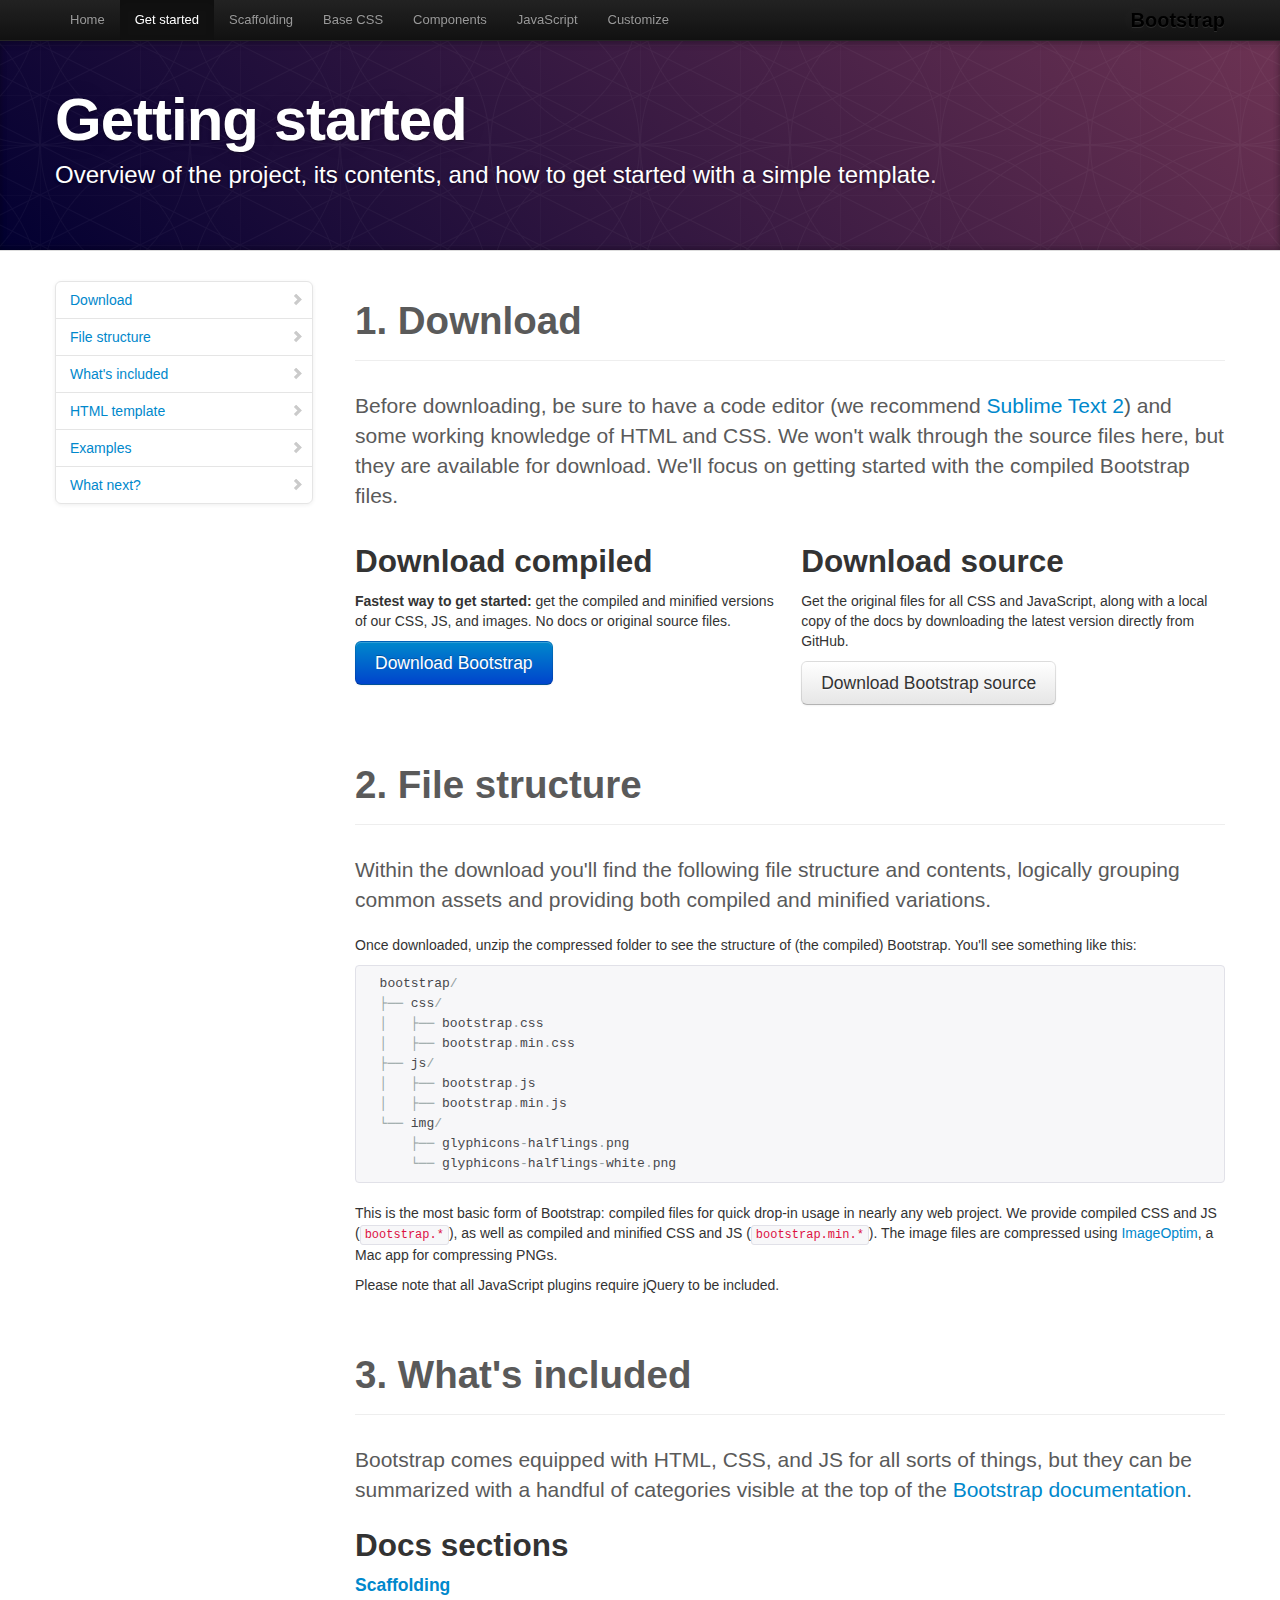
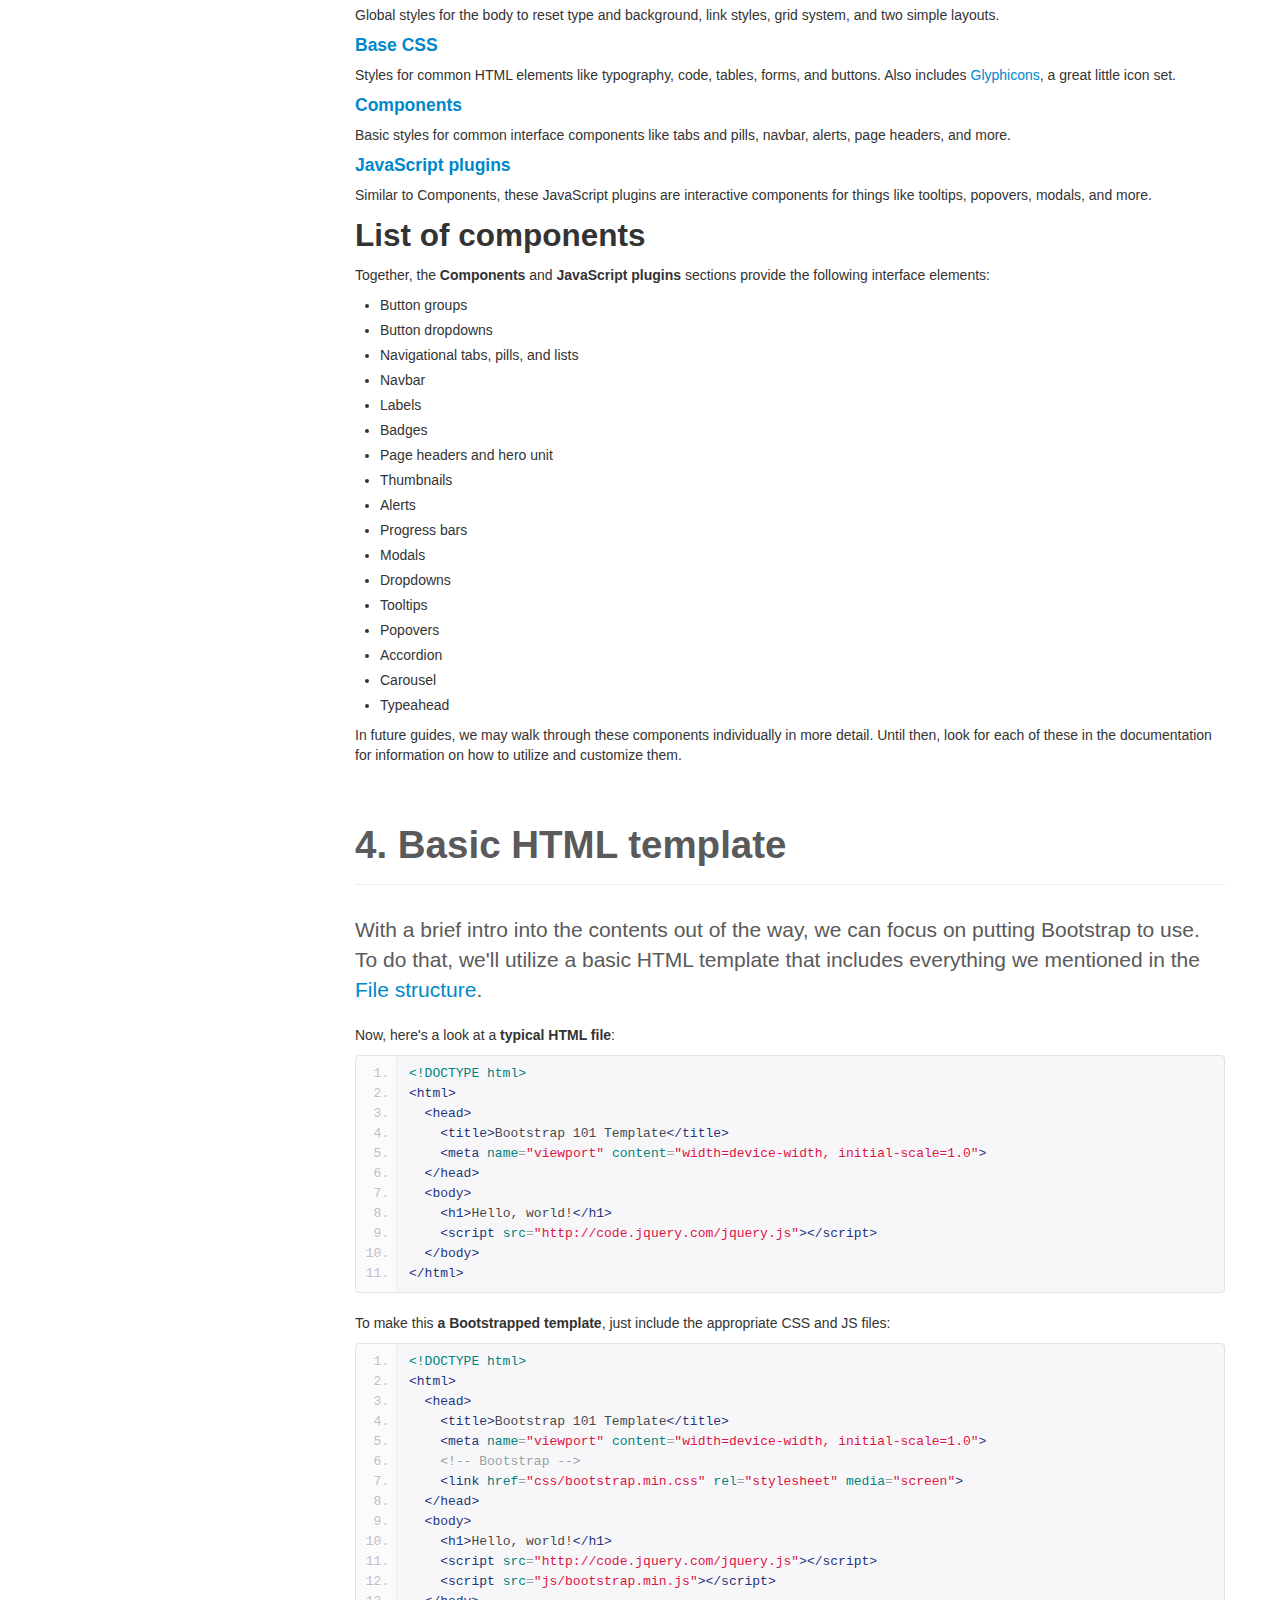
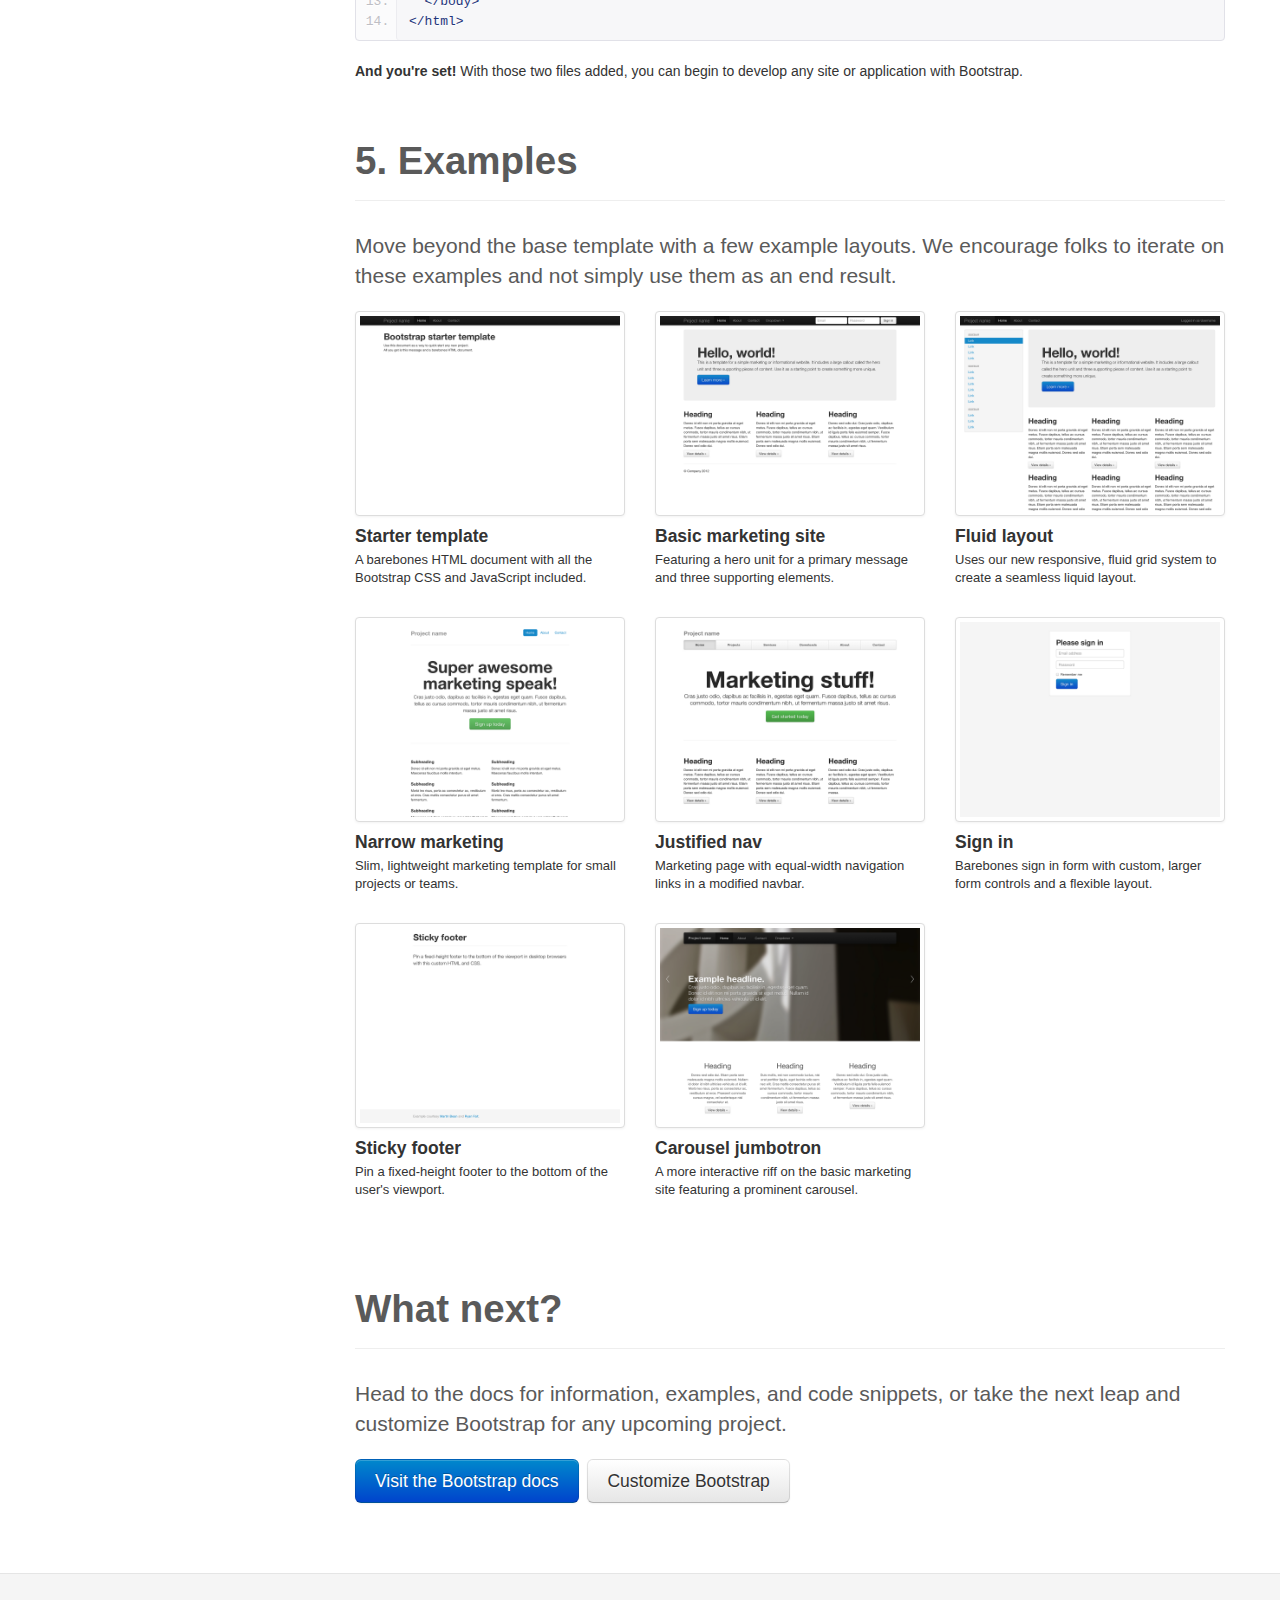
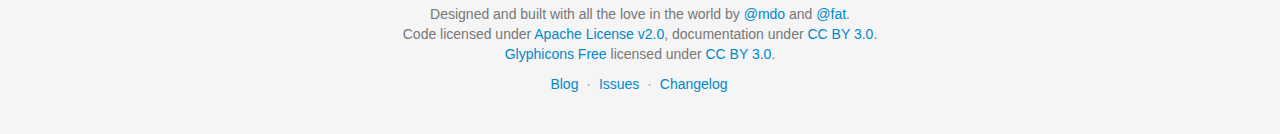
<file: paginau/docs/getting-started.html>
<!DOCTYPE html>
<html lang="en">
  <head>
    <meta charset="utf-8">
    <title>Getting · Bootstrap</title>
    <meta name="viewport" content="width=device-width, initial-scale=1.0">
    <meta name="description" content="">
    <meta name="author" content="">

    <!-- Le styles -->
    <link href="assets/css/bootstrap.css" rel="stylesheet">
    <link href="assets/css/bootstrap-responsive.css" rel="stylesheet">
    <link href="assets/css/docs.css" rel="stylesheet">
    <link href="assets/js/google-code-prettify/prettify.css" rel="stylesheet">

    <!-- Le HTML5 shim, for IE6-8 support of HTML5 elements -->
    <!--[if lt IE 9]>
      <script src="assets/js/html5shiv.js"></script>
    <![endif]-->

    <!-- Le fav and touch icons -->
    <link rel="apple-touch-icon-precomposed" sizes="144x144" href="assets/ico/apple-touch-icon-144-precomposed.png">
    <link rel="apple-touch-icon-precomposed" sizes="114x114" href="assets/ico/apple-touch-icon-114-precomposed.png">
      <link rel="apple-touch-icon-precomposed" sizes="72x72" href="assets/ico/apple-touch-icon-72-precomposed.png">
                    <link rel="apple-touch-icon-precomposed" href="assets/ico/apple-touch-icon-57-precomposed.png">
                                   <link rel="shortcut icon" href="assets/ico/favicon.png">

    <script type="text/javascript">
      var _gaq = _gaq || [];
      _gaq.push(['_setAccount', 'UA-146052-10']);
      _gaq.push(['_trackPageview']);
      (function() {
        var ga = document.createElement('script'); ga.type = 'text/javascript'; ga.async = true;
        ga.src = ('https:' == document.location.protocol ? 'https://ssl' : 'http://www') + '.google-analytics.com/ga.js';
        var s = document.getElementsByTagName('script')[0]; s.parentNode.insertBefore(ga, s);
      })();
    </script>
  </head>

  <body data-spy="scroll" data-target=".bs-docs-sidebar">

    <!-- Navbar
    ================================================== -->
    <div class="navbar navbar-inverse navbar-fixed-top">
      <div class="navbar-inner">
        <div class="container">
          <button type="button" class="btn btn-navbar" data-toggle="collapse" data-target=".nav-collapse">
            <span class="icon-bar"></span>
            <span class="icon-bar"></span>
            <span class="icon-bar"></span>
          </button>
          <a class="brand" href="./index.html">Bootstrap</a>
          <div class="nav-collapse collapse">
            <ul class="nav">
              <li class="">
                <a href="./index.html">Home</a>
              </li>
              <li class="active">
                <a href="./getting-started.html">Get started</a>
              </li>
              <li class="">
                <a href="./scaffolding.html">Scaffolding</a>
              </li>
              <li class="">
                <a href="./base-css.html">Base CSS</a>
              </li>
              <li class="">
                <a href="./components.html">Components</a>
              </li>
              <li class="">
                <a href="./javascript.html">JavaScript</a>
              </li>
              <li class="">
                <a href="./customize.html">Customize</a>
              </li>
            </ul>
          </div>
        </div>
      </div>
    </div>

<!-- Subhead
================================================== -->
<header class="jumbotron subhead" id="overview">
  <div class="container">
    <h1>Getting started</h1>
    <p class="lead">Overview of the project, its contents, and how to get started with a simple template.</p>
  </div>
</header>


  <div class="container">

    <!-- Docs nav
    ================================================== -->
    <div class="row">
      <div class="span3 bs-docs-sidebar">
        <ul class="nav nav-list bs-docs-sidenav">
          <li><a href="#download-bootstrap"><i class="icon-chevron-right"></i> Download</a></li>
          <li><a href="#file-structure"><i class="icon-chevron-right"></i> File structure</a></li>
          <li><a href="#contents"><i class="icon-chevron-right"></i> What's included</a></li>
          <li><a href="#html-template"><i class="icon-chevron-right"></i> HTML template</a></li>
          <li><a href="#examples"><i class="icon-chevron-right"></i> Examples</a></li>
          <li><a href="#what-next"><i class="icon-chevron-right"></i> What next?</a></li>
        </ul>
      </div>
      <div class="span9">



        <!-- Download
        ================================================== -->
        <section id="download-bootstrap">
          <div class="page-header">
            <h1>1. Download</h1>
          </div>
          <p class="lead">Before downloading, be sure to have a code editor (we recommend <a href="http://sublimetext.com/2">Sublime Text 2</a>) and some working knowledge of HTML and CSS. We won't walk through the source files here, but they are available for download. We'll focus on getting started with the compiled Bootstrap files.</p>

          <div class="row-fluid">
            <div class="span6">
              <h2>Download compiled</h2>
              <p><strong>Fastest way to get started:</strong> get the compiled and minified versions of our CSS, JS, and images. No docs or original source files.</p>
              <p><a class="btn btn-large btn-primary" href="assets/bootstrap.zip" onclick="_gaq.push(['_trackEvent', 'Getting started', 'Download', 'Download compiled']);">Download Bootstrap</a></p>
            </div>
            <div class="span6">
              <h2>Download source</h2>
              <p>Get the original files for all CSS and JavaScript, along with a local copy of the docs by downloading the latest version directly from GitHub.</p>
              <p><a class="btn btn-large" href="https://github.com/twbs/bootstrap/zipball/master" >Download Bootstrap source</a></p>
            </div>
          </div>
        </section>



        <!-- File structure
        ================================================== -->
        <section id="file-structure">
          <div class="page-header">
            <h1>2. File structure</h1>
          </div>
          <p class="lead">Within the download you'll find the following file structure and contents, logically grouping common assets and providing both compiled and minified variations.</p>
          <p>Once downloaded, unzip the compressed folder to see the structure of (the compiled) Bootstrap. You'll see something like this:</p>
<pre class="prettyprint">
  bootstrap/
  ├── css/
  │   ├── bootstrap.css
  │   ├── bootstrap.min.css
  ├── js/
  │   ├── bootstrap.js
  │   ├── bootstrap.min.js
  └── img/
      ├── glyphicons-halflings.png
      └── glyphicons-halflings-white.png
</pre>
          <p>This is the most basic form of Bootstrap: compiled files for quick drop-in usage in nearly any web project. We provide compiled CSS and JS (<code>bootstrap.*</code>), as well as compiled and minified CSS and JS (<code>bootstrap.min.*</code>). The image files are compressed using <a href="http://imageoptim.com/">ImageOptim</a>, a Mac app for compressing PNGs.</p>
          <p>Please note that all JavaScript plugins require jQuery to be included.</p>
        </section>



        <!-- Contents
        ================================================== -->
        <section id="contents">
          <div class="page-header">
            <h1>3. What's included</h1>
          </div>
          <p class="lead">Bootstrap comes equipped with HTML, CSS, and JS for all sorts of things, but they can be summarized with a handful of categories visible at the top of the <a href="http://getbootstrap.com">Bootstrap documentation</a>.</p>

          <h2>Docs sections</h2>
          <h4><a href="http://twbs.github.com/bootstrap/scaffolding.html">Scaffolding</a></h4>
          <p>Global styles for the body to reset type and background, link styles, grid system, and two simple layouts.</p>
          <h4><a href="http://twbs.github.com/bootstrap/base-css.html">Base CSS</a></h4>
          <p>Styles for common HTML elements like typography, code, tables, forms, and buttons. Also includes <a href="http://glyphicons.com">Glyphicons</a>, a great little icon set.</p>
          <h4><a href="http://twbs.github.com/bootstrap/components.html">Components</a></h4>
          <p>Basic styles for common interface components like tabs and pills, navbar, alerts, page headers, and more.</p>
          <h4><a href="http://twbs.github.com/bootstrap/javascript.html">JavaScript plugins</a></h4>
          <p>Similar to Components, these JavaScript plugins are interactive components for things like tooltips, popovers, modals, and more.</p>

          <h2>List of components</h2>
          <p>Together, the <strong>Components</strong> and <strong>JavaScript plugins</strong> sections provide the following interface elements:</p>
          <ul>
            <li>Button groups</li>
            <li>Button dropdowns</li>
            <li>Navigational tabs, pills, and lists</li>
            <li>Navbar</li>
            <li>Labels</li>
            <li>Badges</li>
            <li>Page headers and hero unit</li>
            <li>Thumbnails</li>
            <li>Alerts</li>
            <li>Progress bars</li>
            <li>Modals</li>
            <li>Dropdowns</li>
            <li>Tooltips</li>
            <li>Popovers</li>
            <li>Accordion</li>
            <li>Carousel</li>
            <li>Typeahead</li>
          </ul>
          <p>In future guides, we may walk through these components individually in more detail. Until then, look for each of these in the documentation for information on how to utilize and customize them.</p>
        </section>



        <!-- HTML template
        ================================================== -->
        <section id="html-template">
          <div class="page-header">
            <h1>4. Basic HTML template</h1>
          </div>
          <p class="lead">With a brief intro into the contents out of the way, we can focus on putting Bootstrap to use. To do that, we'll utilize a basic HTML template that includes everything we mentioned in the <a href="./getting-started.html#file-structure">File structure</a>.</p>
          <p>Now, here's a look at a <strong>typical HTML file</strong>:</p>
<pre class="prettyprint linenums">
&lt;!DOCTYPE html&gt;
&lt;html&gt;
  &lt;head&gt;
    &lt;title&gt;Bootstrap 101 Template&lt;/title&gt;
    &lt;meta name="viewport" content="width=device-width, initial-scale=1.0"&gt;
  &lt;/head&gt;
  &lt;body&gt;
    &lt;h1&gt;Hello, world!&lt;/h1&gt;
    &lt;script src="http://code.jquery.com/jquery.js"&gt;&lt;/script&gt;
  &lt;/body&gt;
&lt;/html&gt;
</pre>
          <p>To make this <strong>a Bootstrapped template</strong>, just include the appropriate CSS and JS files:</p>
<pre class="prettyprint linenums">
&lt;!DOCTYPE html&gt;
&lt;html&gt;
  &lt;head&gt;
    &lt;title&gt;Bootstrap 101 Template&lt;/title&gt;
    &lt;meta name="viewport" content="width=device-width, initial-scale=1.0"&gt;
    &lt;!-- Bootstrap --&gt;
    &lt;link href="css/bootstrap.min.css" rel="stylesheet" media="screen"&gt;
  &lt;/head&gt;
  &lt;body&gt;
    &lt;h1&gt;Hello, world!&lt;/h1&gt;
    &lt;script src="http://code.jquery.com/jquery.js"&gt;&lt;/script&gt;
    &lt;script src="js/bootstrap.min.js"&gt;&lt;/script&gt;
  &lt;/body&gt;
&lt;/html&gt;
</pre>
          <p><strong>And you're set!</strong> With those two files added, you can begin to develop any site or application with Bootstrap.</p>
        </section>



        <!-- Examples
        ================================================== -->
        <section id="examples">
          <div class="page-header">
            <h1>5. Examples</h1>
          </div>
          <p class="lead">Move beyond the base template with a few example layouts. We encourage folks to iterate on these examples and not simply use them as an end result.</p>
          <ul class="thumbnails bootstrap-examples">
            <li class="span3">
              <a class="thumbnail" href="examples/starter-template.html">
                <img src="assets/img/examples/bootstrap-example-starter.png" alt="">
              </a>
              <h4>Starter template</h4>
              <p>A barebones HTML document with all the Bootstrap CSS and JavaScript included.</p>
            </li>
            <li class="span3">
              <a class="thumbnail" href="examples/hero.html">
                <img src="assets/img/examples/bootstrap-example-marketing.png" alt="">
              </a>
              <h4>Basic marketing site</h4>
              <p>Featuring a hero unit for a primary message and three supporting elements.</p>
            </li>
            <li class="span3">
              <a class="thumbnail" href="examples/fluid.html">
                <img src="assets/img/examples/bootstrap-example-fluid.png" alt="">
              </a>
              <h4>Fluid layout</h4>
              <p>Uses our new responsive, fluid grid system to create a seamless liquid layout.</p>
            </li>

            <li class="span3">
              <a class="thumbnail" href="examples/marketing-narrow.html">
                <img src="assets/img/examples/bootstrap-example-marketing-narrow.png" alt="">
              </a>
              <h4>Narrow marketing</h4>
              <p>Slim, lightweight marketing template for small projects or teams.</p>
            </li>
            <li class="span3">
              <a class="thumbnail" href="examples/justified-nav.html">
                <img src="assets/img/examples/bootstrap-example-justified-nav.png" alt="">
              </a>
              <h4>Justified nav</h4>
              <p>Marketing page with equal-width navigation links in a modified navbar.</p>
            </li>
            <li class="span3">
              <a class="thumbnail" href="examples/signin.html">
                <img src="assets/img/examples/bootstrap-example-signin.png" alt="">
              </a>
              <h4>Sign in</h4>
              <p>Barebones sign in form with custom, larger form controls and a flexible layout.</p>
            </li>

            <li class="span3">
              <a class="thumbnail" href="examples/sticky-footer.html">
                <img src="assets/img/examples/bootstrap-example-sticky-footer.png" alt="">
              </a>
              <h4>Sticky footer</h4>
              <p>Pin a fixed-height footer to the bottom of the user's viewport.</p>
            </li>
            <li class="span3">
              <a class="thumbnail" href="examples/carousel.html">
                <img src="assets/img/examples/bootstrap-example-carousel.png" alt="">
              </a>
              <h4>Carousel jumbotron</h4>
              <p>A more interactive riff on the basic marketing site featuring a prominent carousel.</p>
            </li>
          </ul>
        </section>




        <!-- Next
        ================================================== -->
        <section id="what-next">
          <div class="page-header">
            <h1>What next?</h1>
          </div>
          <p class="lead">Head to the docs for information, examples, and code snippets, or take the next leap and customize Bootstrap for any upcoming project.</p>
          <a class="btn btn-large btn-primary" href="./scaffolding.html" onclick="_gaq.push(['_trackEvent', 'Getting started', 'Next steps', 'Visit docs']);">Visit the Bootstrap docs</a>
          <a class="btn btn-large" href="./customize.html" style="margin-left: 5px;" onclick="_gaq.push(['_trackEvent', 'Getting started', 'Next steps', 'Customize']);">Customize Bootstrap</a>
        </section>




      </div>
    </div>

  </div>



    <!-- Footer
    ================================================== -->
    <footer class="footer">
      <div class="container">
        <p>Designed and built with all the love in the world by <a href="http://twitter.com/mdo" target="_blank">@mdo</a> and <a href="http://twitter.com/fat" target="_blank">@fat</a>.</p>
        <p>Code licensed under <a href="http://www.apache.org/licenses/LICENSE-2.0" target="_blank">Apache License v2.0</a>, documentation under <a href="http://creativecommons.org/licenses/by/3.0/">CC BY 3.0</a>.</p>
        <p><a href="http://glyphicons.com">Glyphicons Free</a> licensed under <a href="http://creativecommons.org/licenses/by/3.0/">CC BY 3.0</a>.</p>
        <ul class="footer-links">
          <li><a href="http://blog.getbootstrap.com">Blog</a></li>
          <li class="muted">&middot;</li>
          <li><a href="https://github.com/twbs/bootstrap/issues?state=open">Issues</a></li>
          <li class="muted">&middot;</li>
          <li><a href="https://github.com/twbs/bootstrap/releases">Changelog</a></li>
        </ul>
      </div>
    </footer>



    <!-- Le javascript
    ================================================== -->
    <!-- Placed at the end of the document so the pages load faster -->
    <script type="text/javascript" src="http://platform.twitter.com/widgets.js"></script>
    <script src="assets/js/jquery.js"></script>
    <script src="assets/js/bootstrap-transition.js"></script>
    <script src="assets/js/bootstrap-alert.js"></script>
    <script src="assets/js/bootstrap-modal.js"></script>
    <script src="assets/js/bootstrap-dropdown.js"></script>
    <script src="assets/js/bootstrap-scrollspy.js"></script>
    <script src="assets/js/bootstrap-tab.js"></script>
    <script src="assets/js/bootstrap-tooltip.js"></script>
    <script src="assets/js/bootstrap-popover.js"></script>
    <script src="assets/js/bootstrap-button.js"></script>
    <script src="assets/js/bootstrap-collapse.js"></script>
    <script src="assets/js/bootstrap-carousel.js"></script>
    <script src="assets/js/bootstrap-typeahead.js"></script>
    <script src="assets/js/bootstrap-affix.js"></script>

    <script src="assets/js/holder/holder.js"></script>
    <script src="assets/js/google-code-prettify/prettify.js"></script>

    <script src="assets/js/application.js"></script>


    <!-- Analytics
    ================================================== -->
    <script>
      var _gauges = _gauges || [];
      (function() {
        var t   = document.createElement('script');
        t.type  = 'text/javascript';
        t.async = true;
        t.id    = 'gauges-tracker';
        t.setAttribute('data-site-id', '4f0dc9fef5a1f55508000013');
        t.src = '//secure.gaug.es/track.js';
        var s = document.getElementsByTagName('script')[0];
        s.parentNode.insertBefore(t, s);
      })();
    </script>

  </body>
</html>
</file>
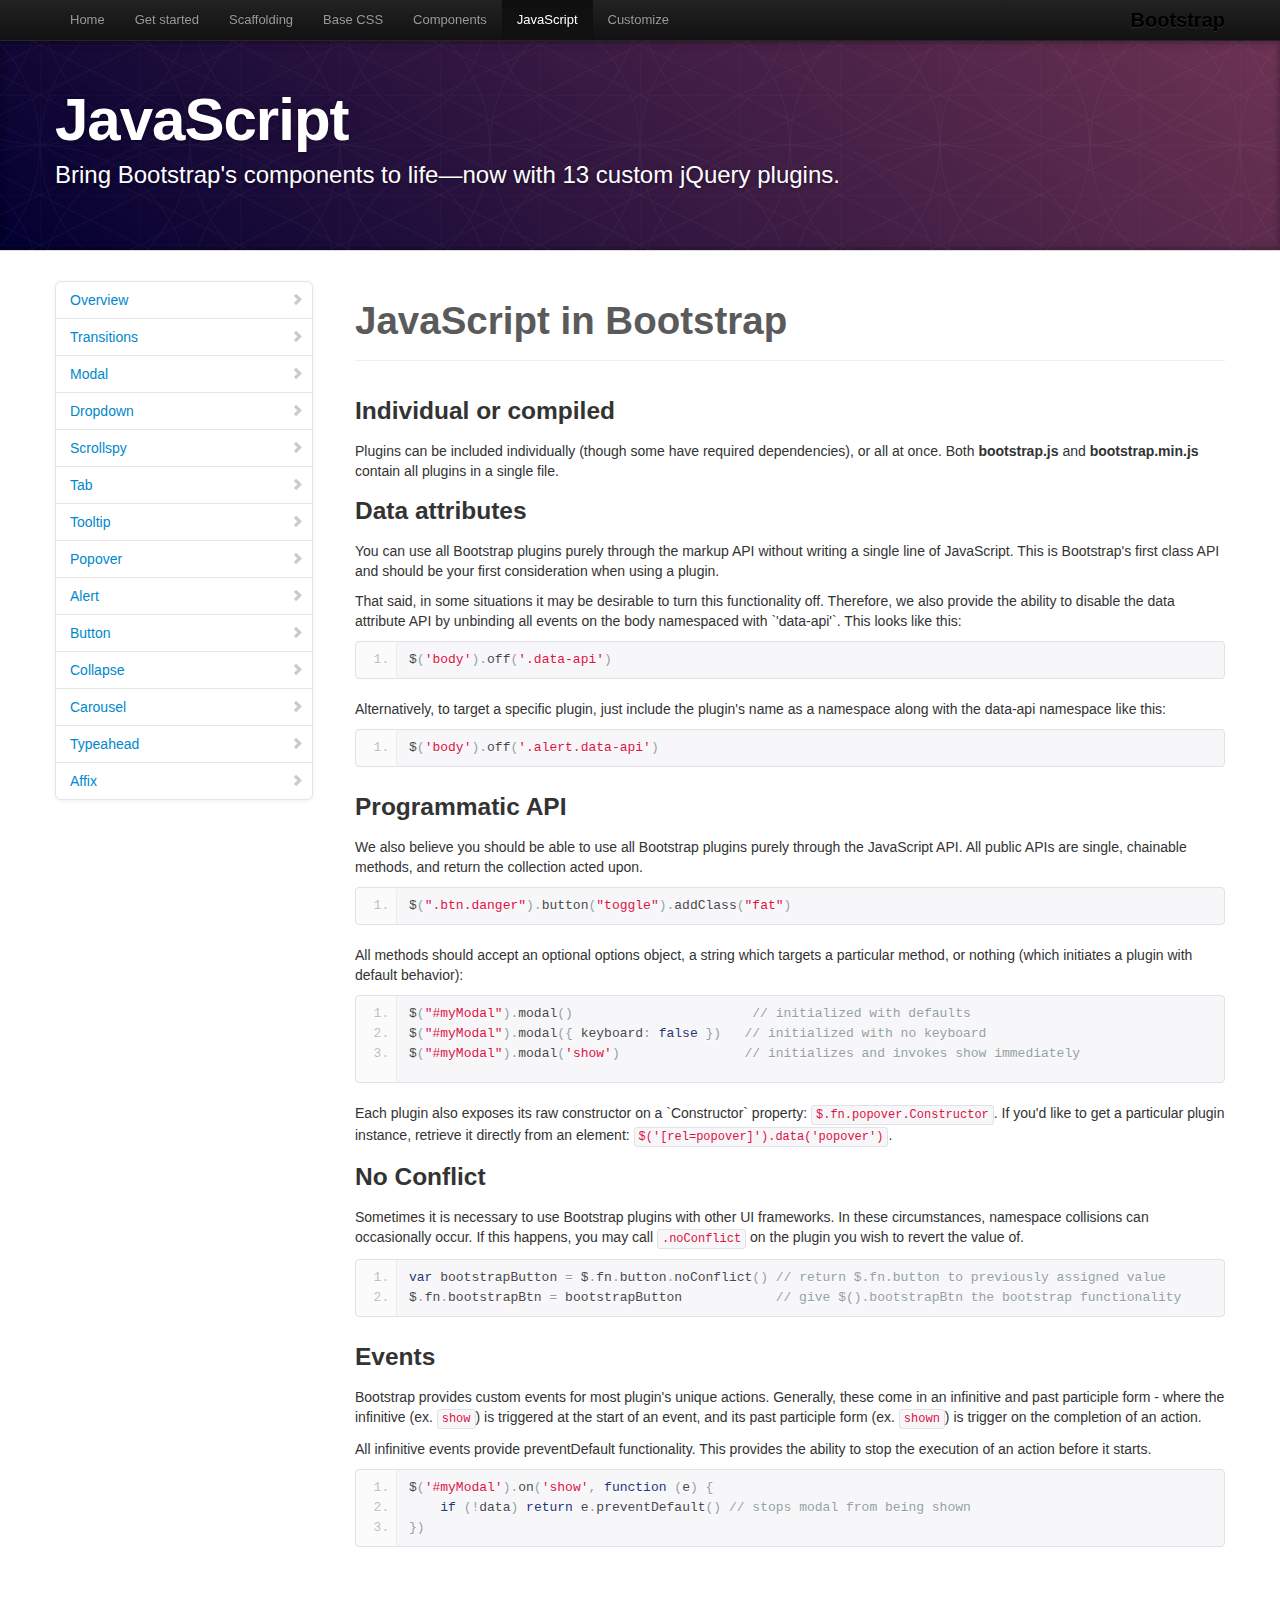
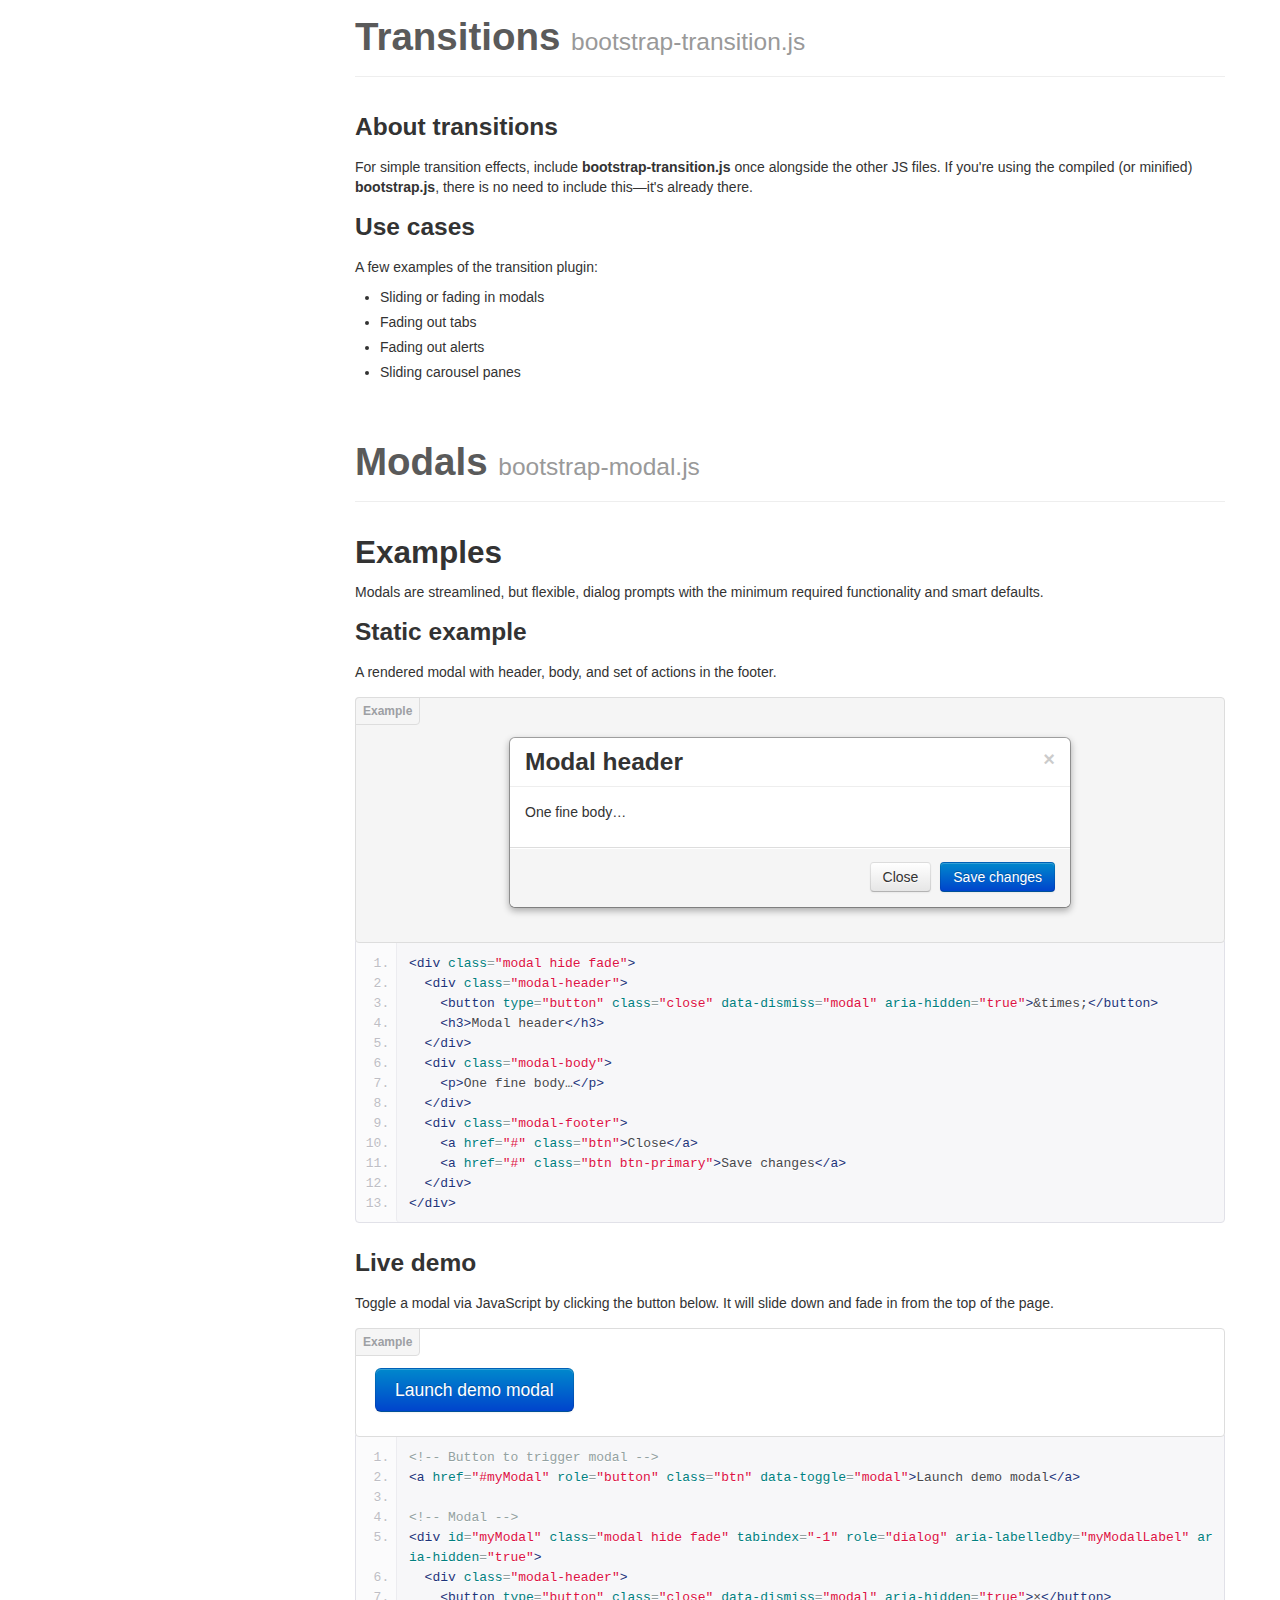
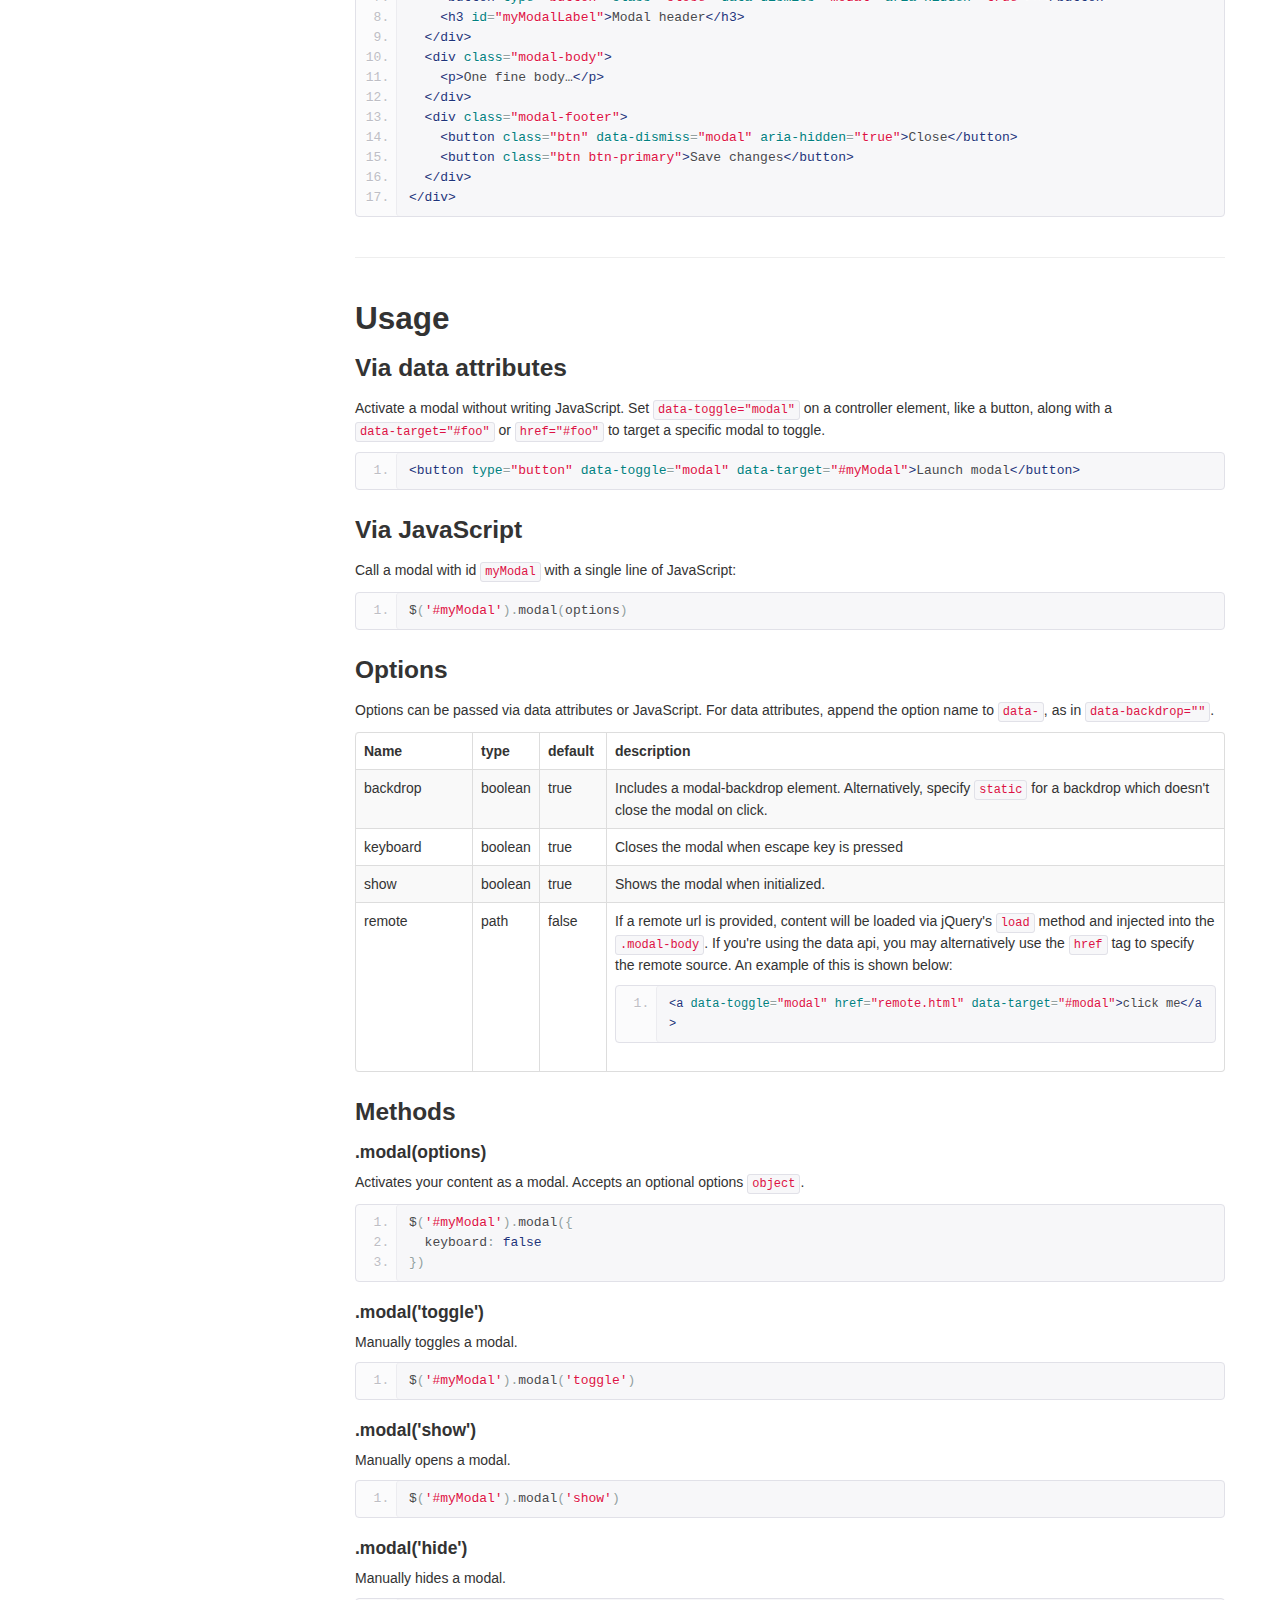
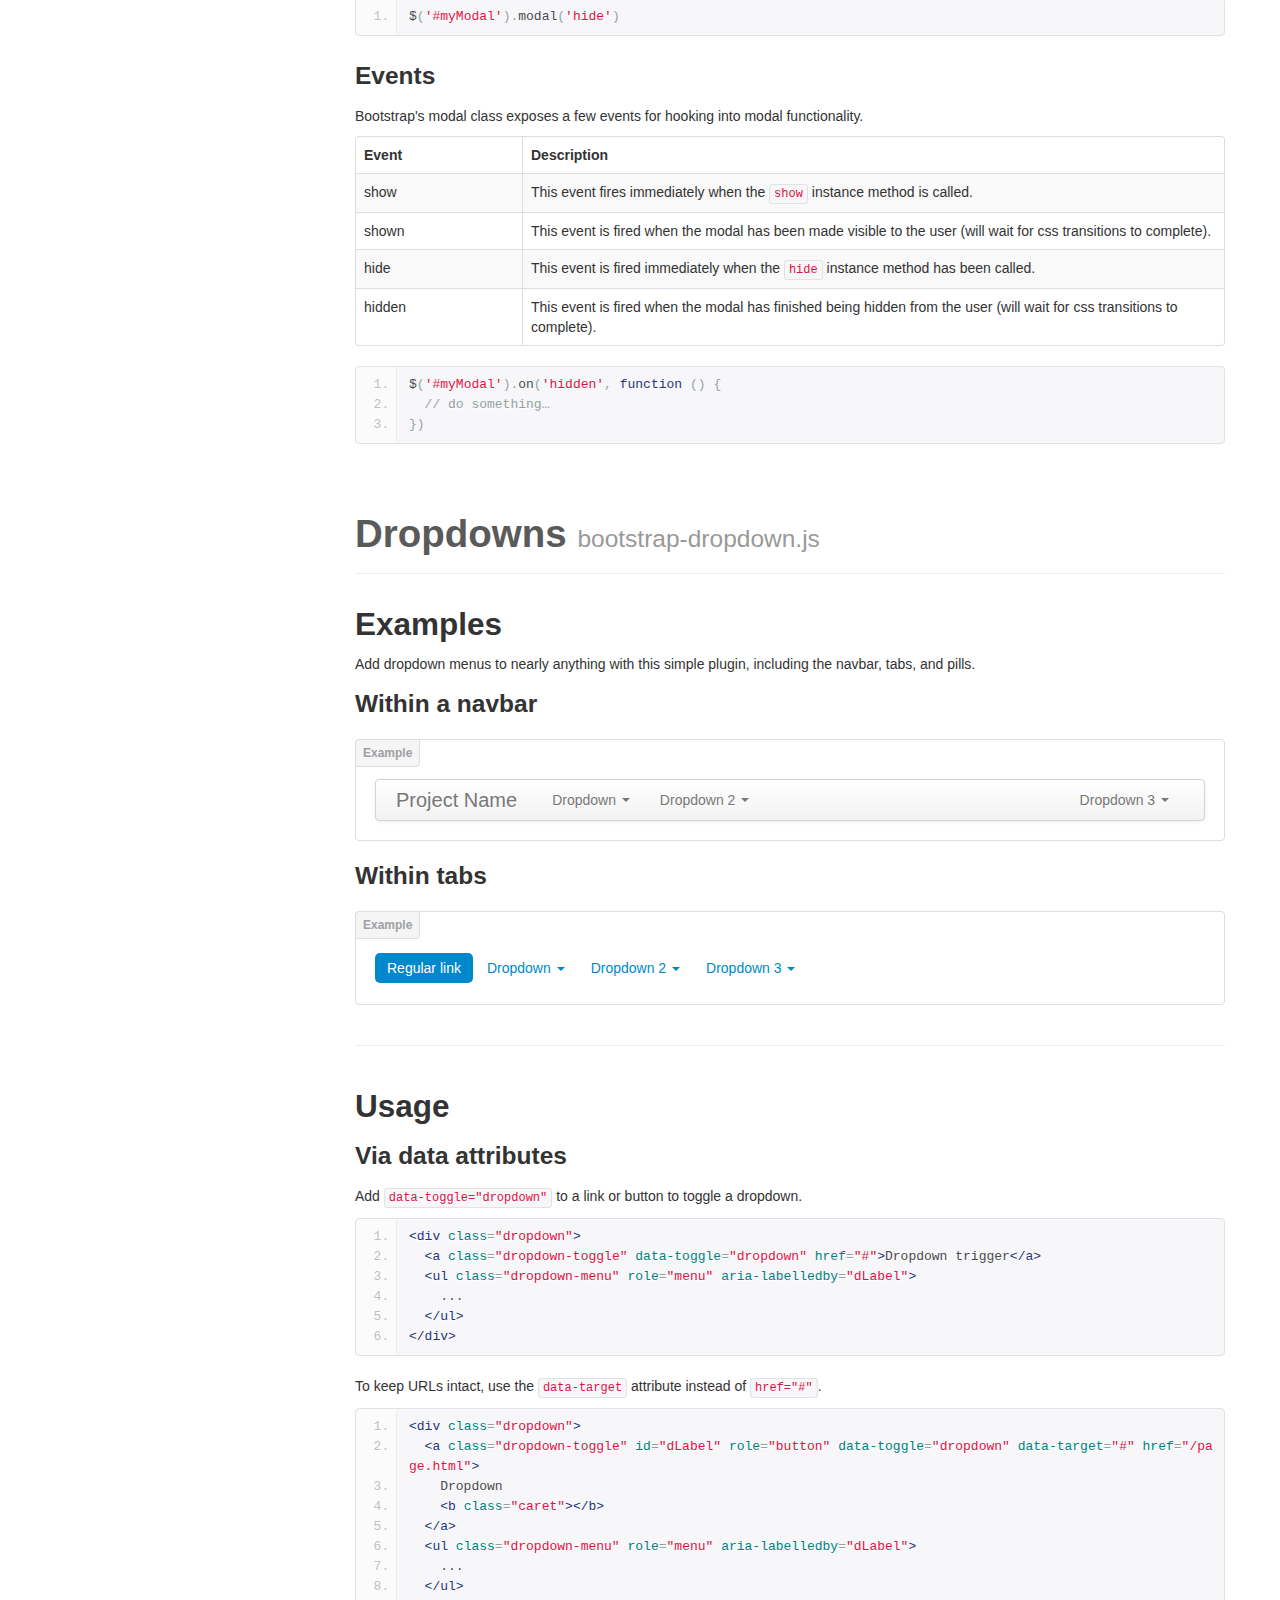
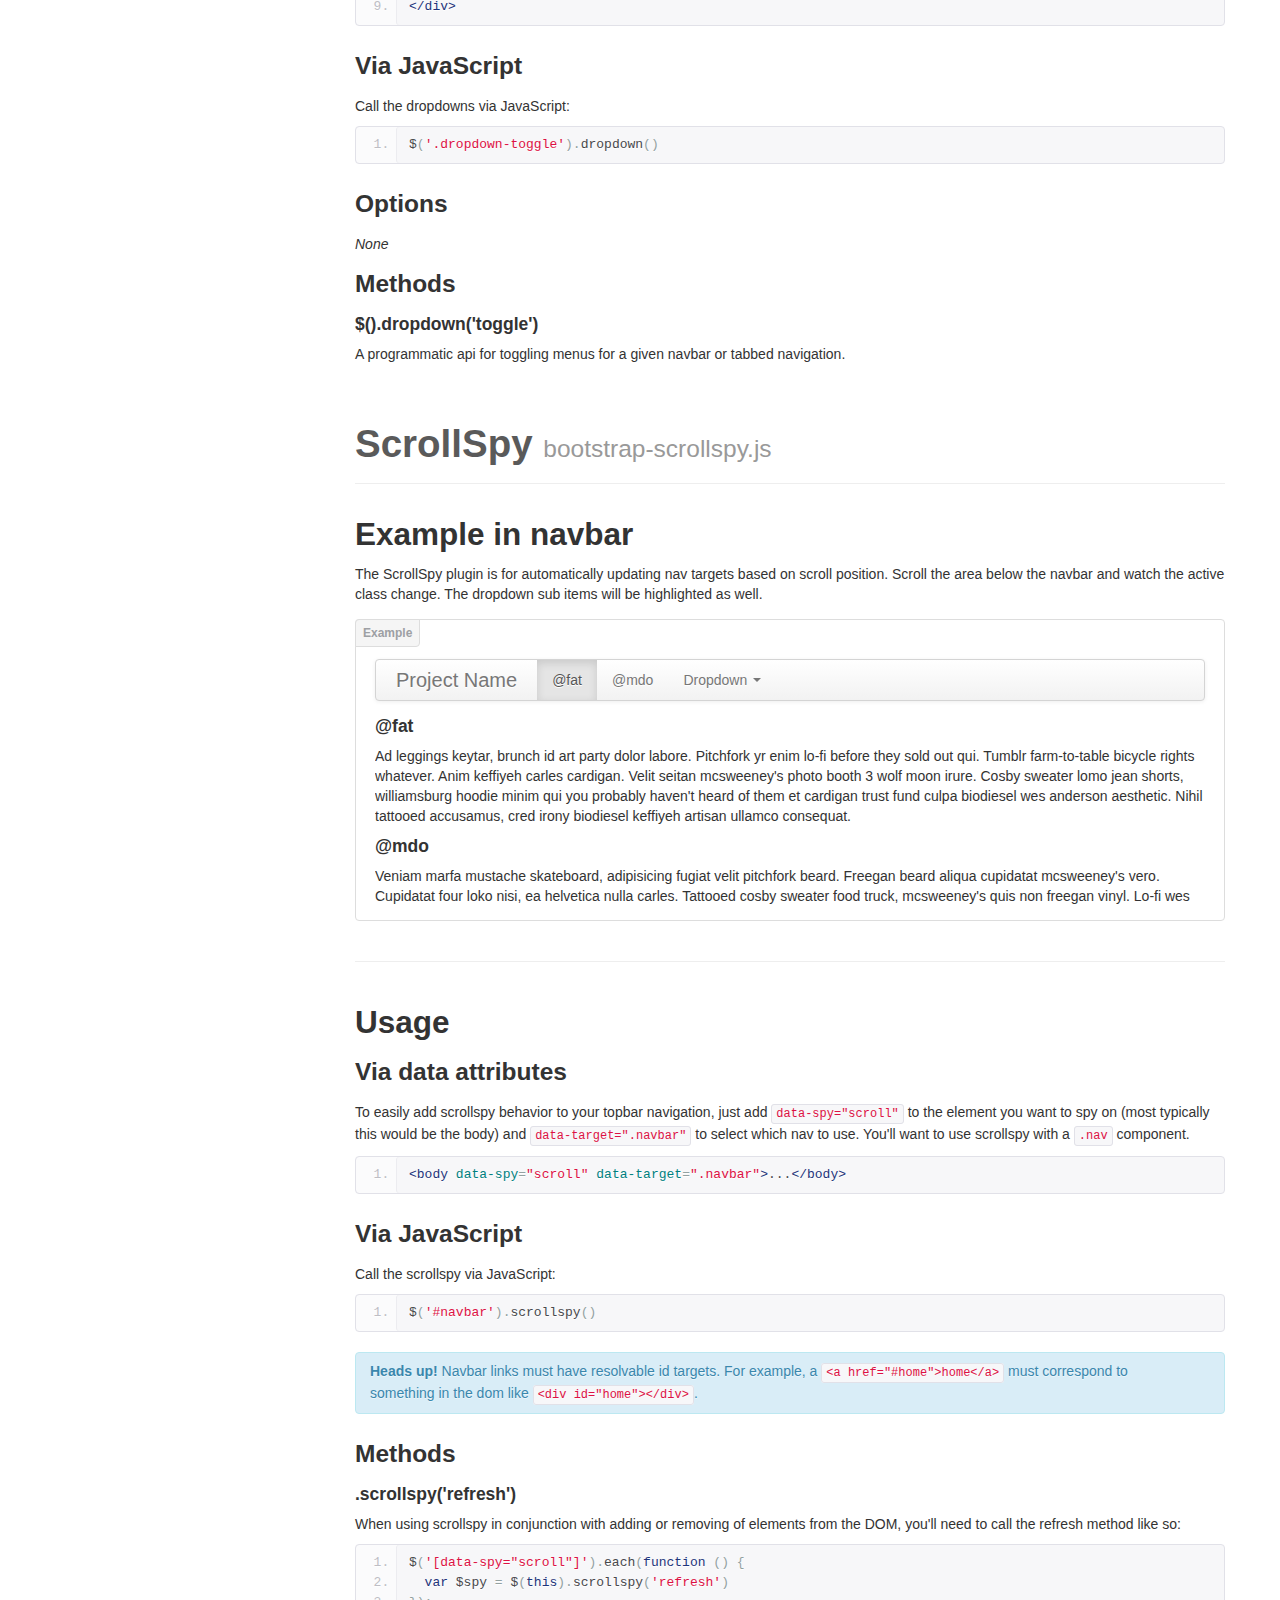
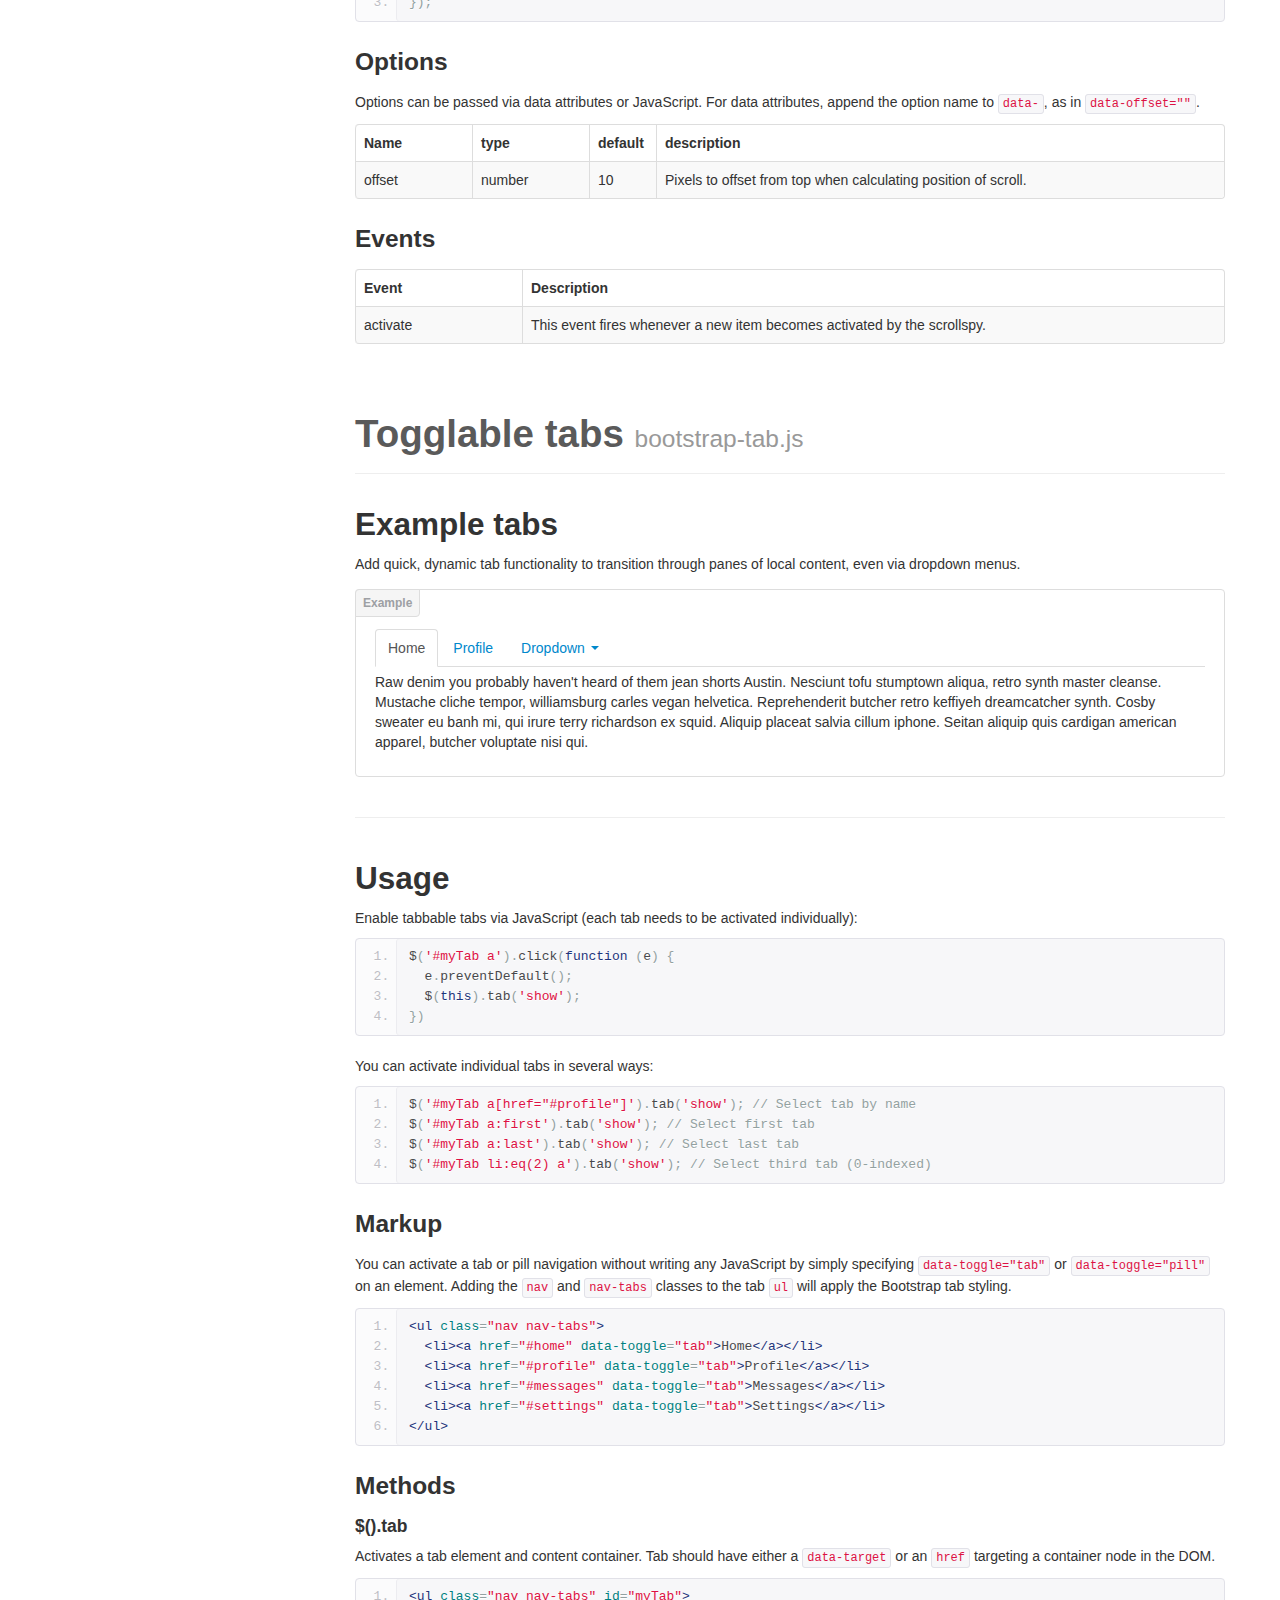
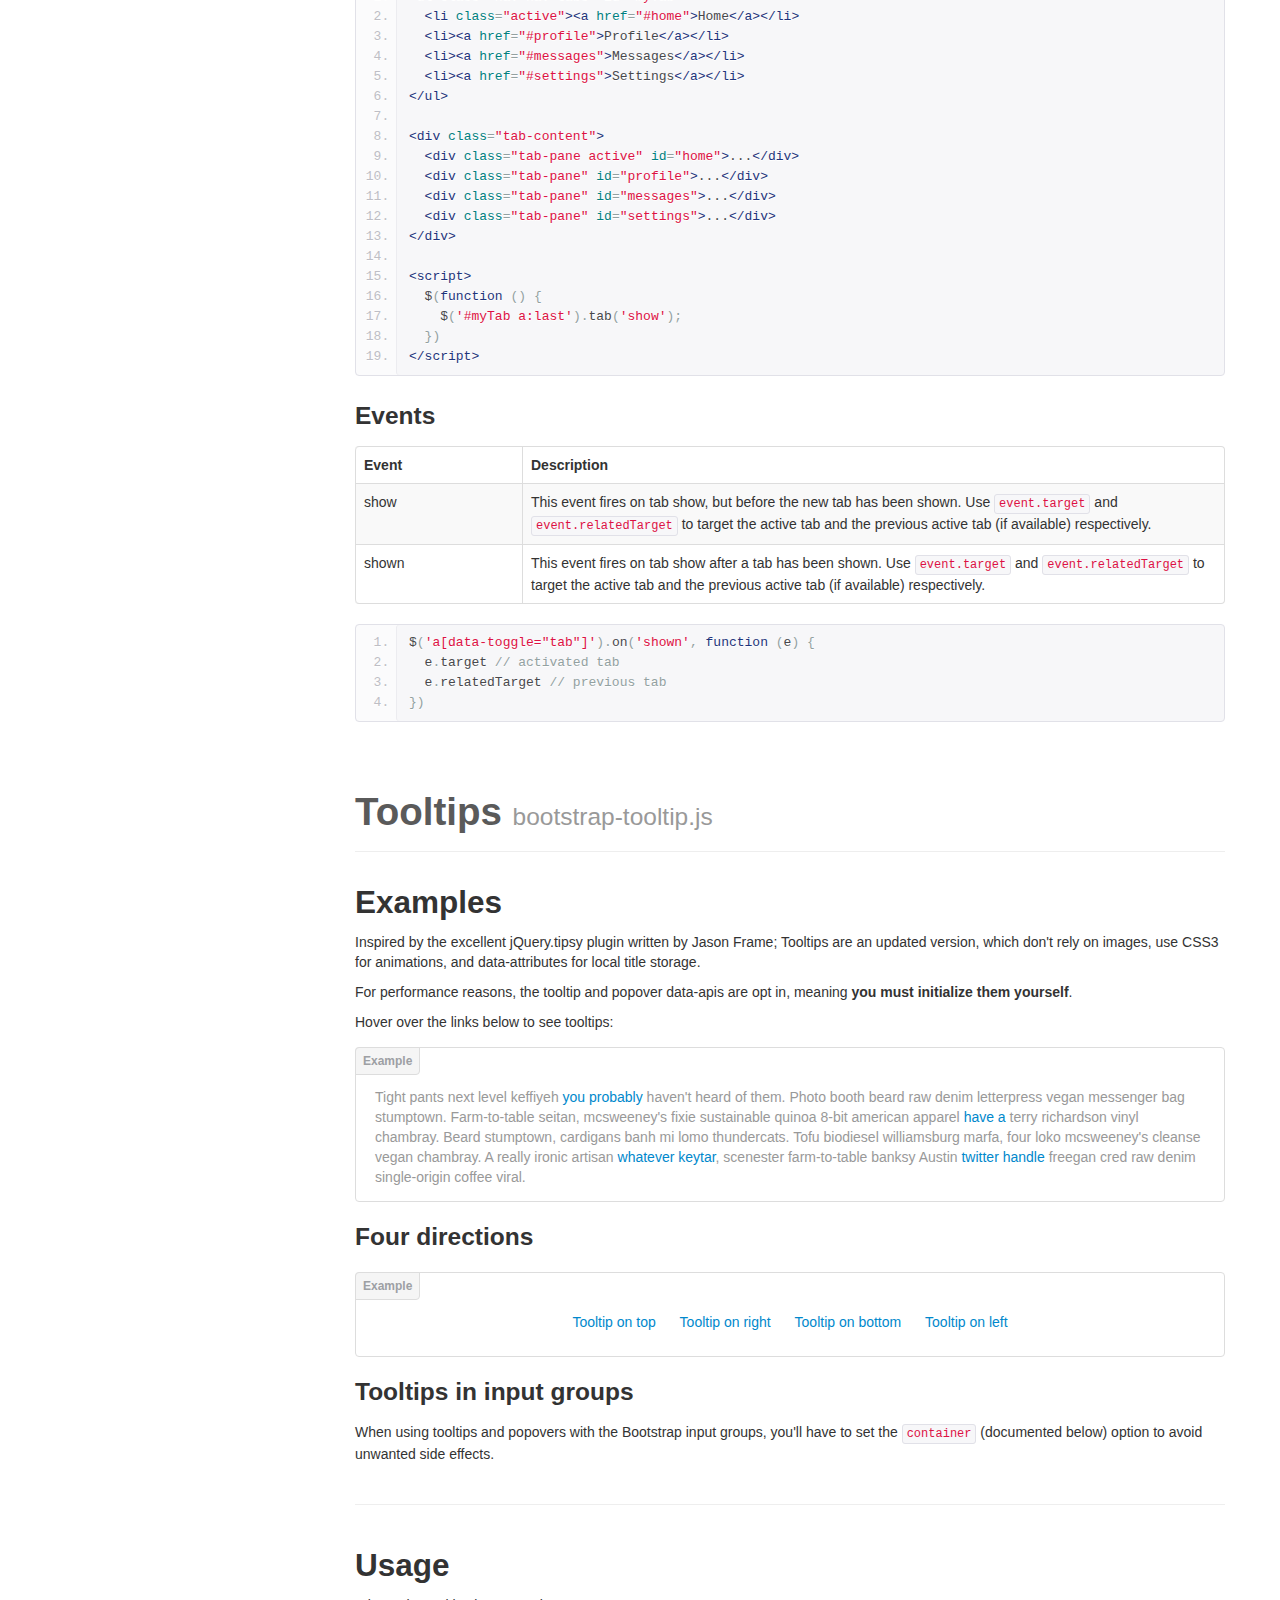
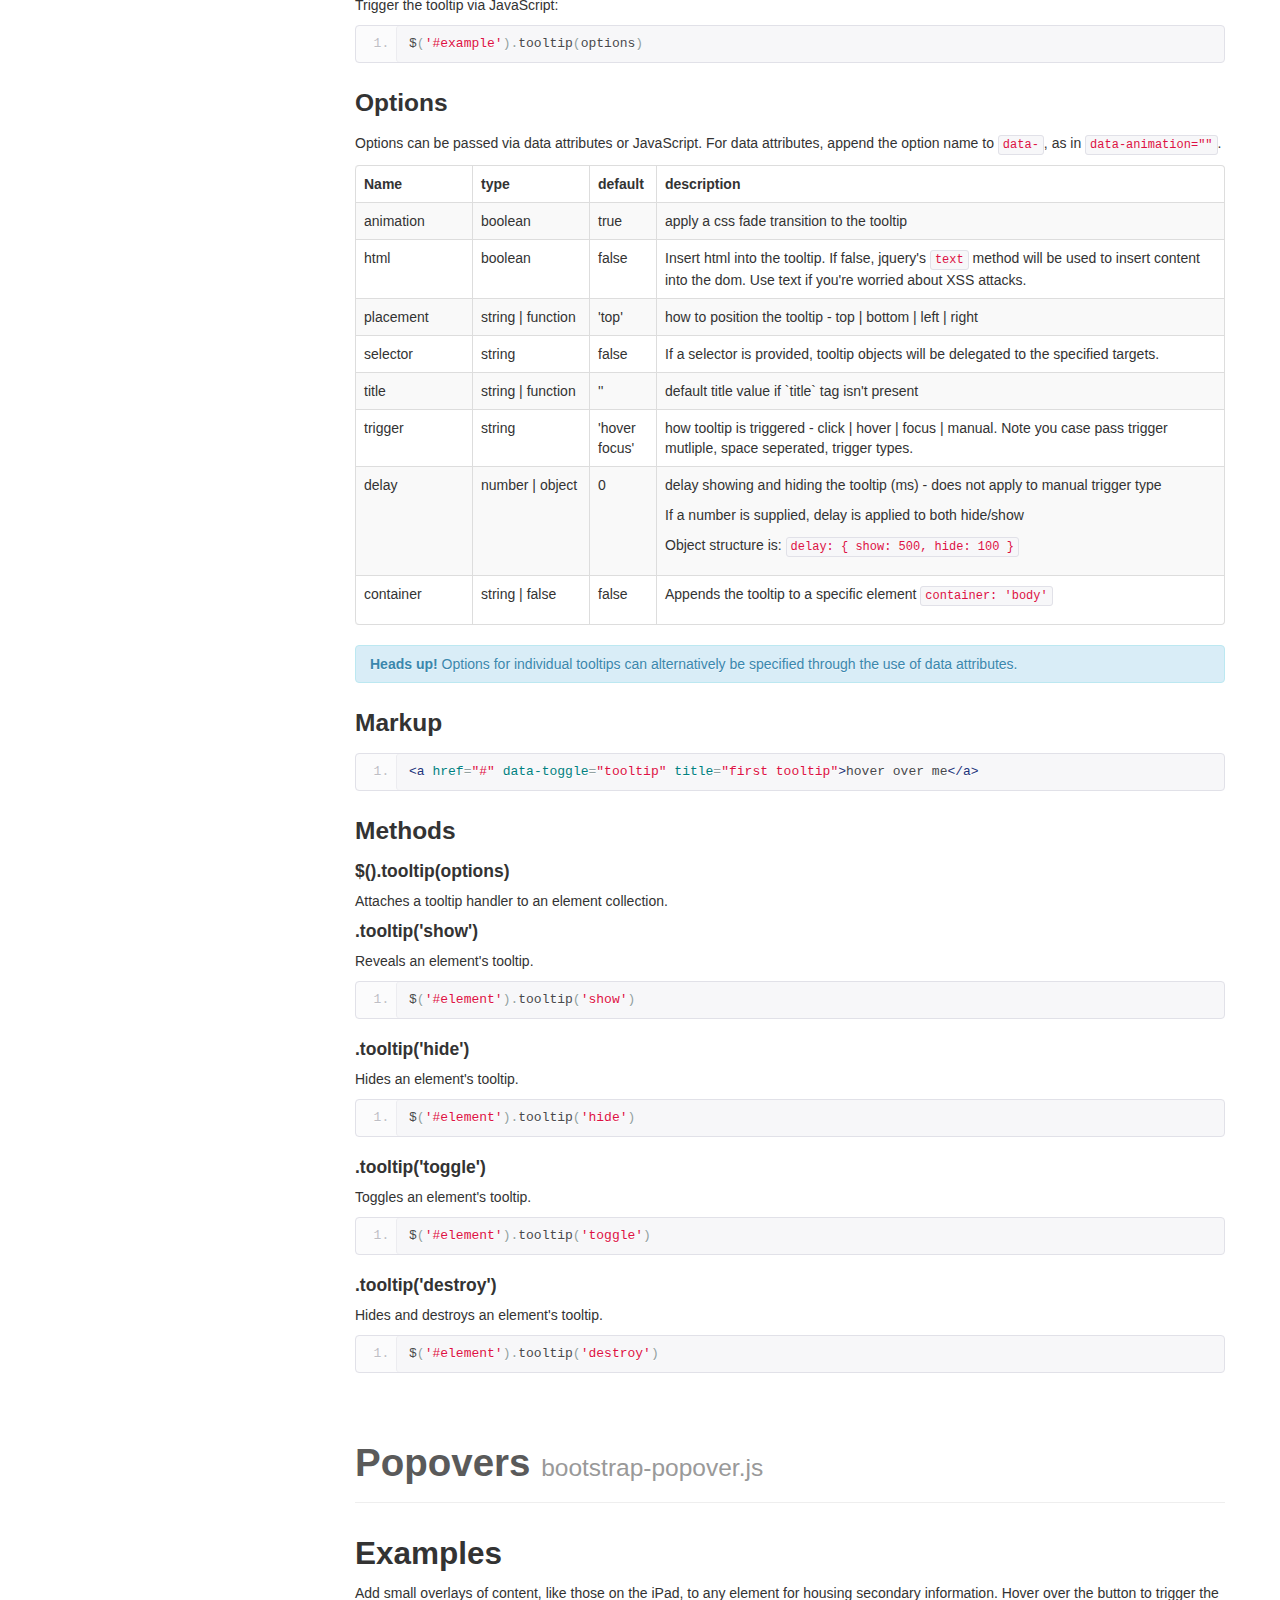
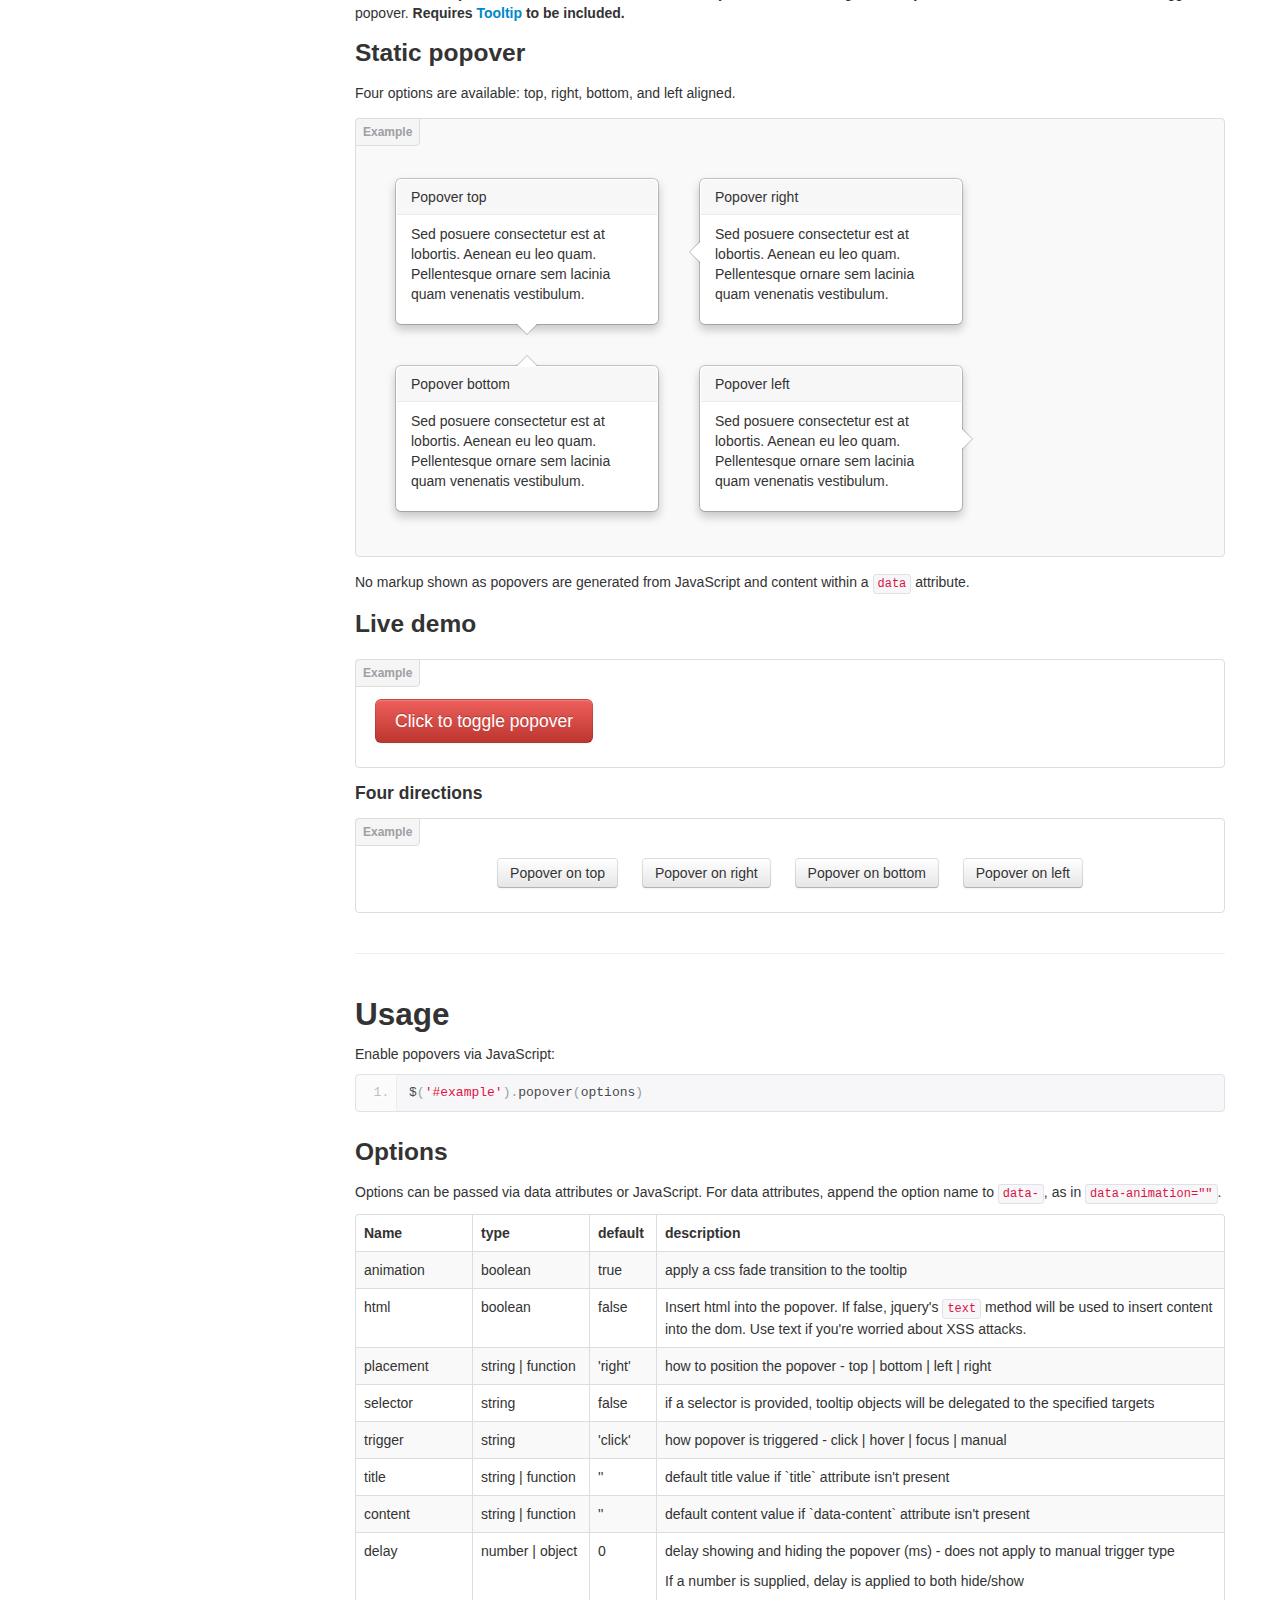
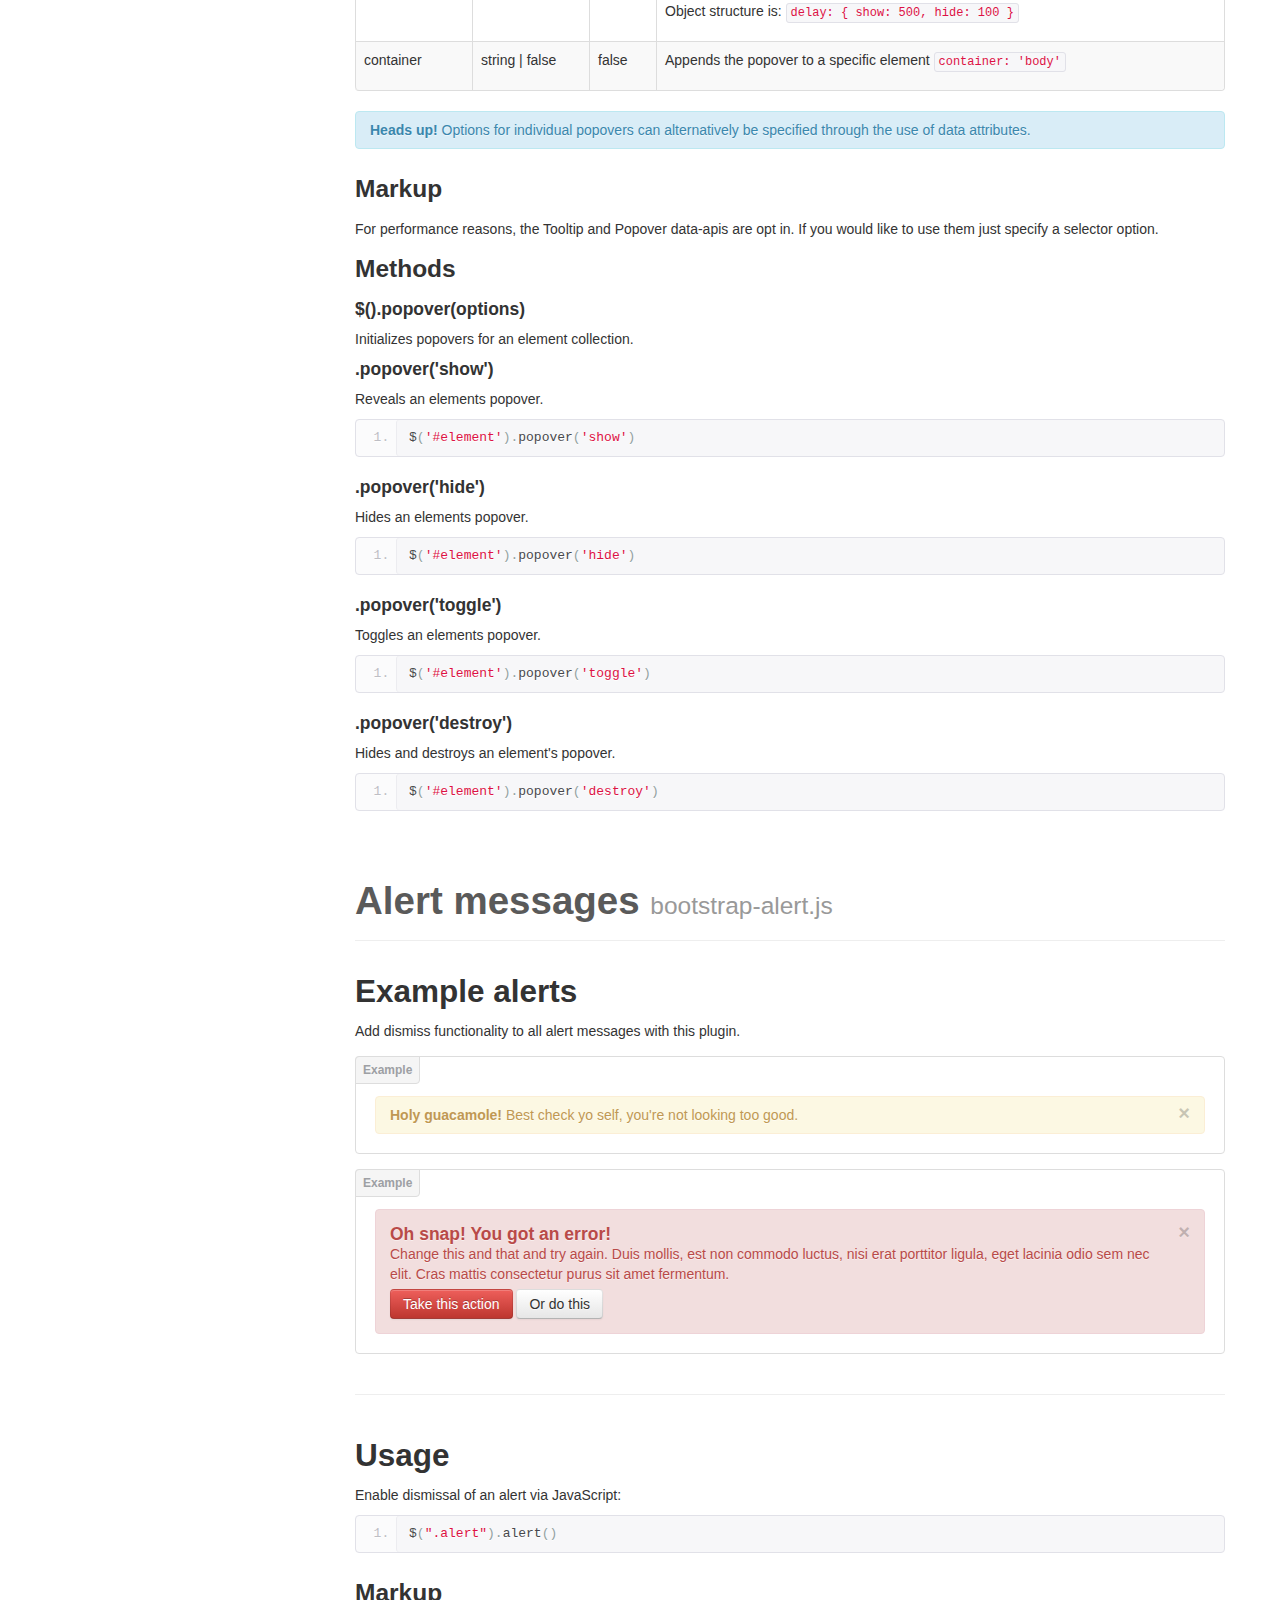
<file: paginau/docs/javascript.html>
<!DOCTYPE html>
<html lang="en">
  <head>
    <meta charset="utf-8">
    <title>Javascript · Bootstrap</title>
    <meta name="viewport" content="width=device-width, initial-scale=1.0">
    <meta name="description" content="">
    <meta name="author" content="">

    <!-- Le styles -->
    <link href="assets/css/bootstrap.css" rel="stylesheet">
    <link href="assets/css/bootstrap-responsive.css" rel="stylesheet">
    <link href="assets/css/docs.css" rel="stylesheet">
    <link href="assets/js/google-code-prettify/prettify.css" rel="stylesheet">

    <!-- Le HTML5 shim, for IE6-8 support of HTML5 elements -->
    <!--[if lt IE 9]>
      <script src="assets/js/html5shiv.js"></script>
    <![endif]-->

    <!-- Le fav and touch icons -->
    <link rel="apple-touch-icon-precomposed" sizes="144x144" href="assets/ico/apple-touch-icon-144-precomposed.png">
    <link rel="apple-touch-icon-precomposed" sizes="114x114" href="assets/ico/apple-touch-icon-114-precomposed.png">
      <link rel="apple-touch-icon-precomposed" sizes="72x72" href="assets/ico/apple-touch-icon-72-precomposed.png">
                    <link rel="apple-touch-icon-precomposed" href="assets/ico/apple-touch-icon-57-precomposed.png">
                                   <link rel="shortcut icon" href="assets/ico/favicon.png">

    <script type="text/javascript">
      var _gaq = _gaq || [];
      _gaq.push(['_setAccount', 'UA-146052-10']);
      _gaq.push(['_trackPageview']);
      (function() {
        var ga = document.createElement('script'); ga.type = 'text/javascript'; ga.async = true;
        ga.src = ('https:' == document.location.protocol ? 'https://ssl' : 'http://www') + '.google-analytics.com/ga.js';
        var s = document.getElementsByTagName('script')[0]; s.parentNode.insertBefore(ga, s);
      })();
    </script>
  </head>

  <body data-spy="scroll" data-target=".bs-docs-sidebar">

    <!-- Navbar
    ================================================== -->
    <div class="navbar navbar-inverse navbar-fixed-top">
      <div class="navbar-inner">
        <div class="container">
          <button type="button" class="btn btn-navbar" data-toggle="collapse" data-target=".nav-collapse">
            <span class="icon-bar"></span>
            <span class="icon-bar"></span>
            <span class="icon-bar"></span>
          </button>
          <a class="brand" href="./index.html">Bootstrap</a>
          <div class="nav-collapse collapse">
            <ul class="nav">
              <li class="">
                <a href="./index.html">Home</a>
              </li>
              <li class="">
                <a href="./getting-started.html">Get started</a>
              </li>
              <li class="">
                <a href="./scaffolding.html">Scaffolding</a>
              </li>
              <li class="">
                <a href="./base-css.html">Base CSS</a>
              </li>
              <li class="">
                <a href="./components.html">Components</a>
              </li>
              <li class="active">
                <a href="./javascript.html">JavaScript</a>
              </li>
              <li class="">
                <a href="./customize.html">Customize</a>
              </li>
            </ul>
          </div>
        </div>
      </div>
    </div>

<!-- Subhead
================================================== -->
<header class="jumbotron subhead">
  <div class="container">
    <h1>JavaScript</h1>
    <p class="lead">Bring Bootstrap's components to life&mdash;now with 13 custom jQuery plugins.
  </div>
</header>

  <div class="container">

    <!-- Docs nav
    ================================================== -->
    <div class="row">
      <div class="span3 bs-docs-sidebar">
        <ul class="nav nav-list bs-docs-sidenav">
          <li><a href="#overview"><i class="icon-chevron-right"></i> Overview</a></li>
          <li><a href="#transitions"><i class="icon-chevron-right"></i> Transitions</a></li>
          <li><a href="#modals"><i class="icon-chevron-right"></i> Modal</a></li>
          <li><a href="#dropdowns"><i class="icon-chevron-right"></i> Dropdown</a></li>
          <li><a href="#scrollspy"><i class="icon-chevron-right"></i> Scrollspy</a></li>
          <li><a href="#tabs"><i class="icon-chevron-right"></i> Tab</a></li>
          <li><a href="#tooltips"><i class="icon-chevron-right"></i> Tooltip</a></li>
          <li><a href="#popovers"><i class="icon-chevron-right"></i> Popover</a></li>
          <li><a href="#alerts"><i class="icon-chevron-right"></i> Alert</a></li>
          <li><a href="#buttons"><i class="icon-chevron-right"></i> Button</a></li>
          <li><a href="#collapse"><i class="icon-chevron-right"></i> Collapse</a></li>
          <li><a href="#carousel"><i class="icon-chevron-right"></i> Carousel</a></li>
          <li><a href="#typeahead"><i class="icon-chevron-right"></i> Typeahead</a></li>
          <li><a href="#affix"><i class="icon-chevron-right"></i> Affix</a></li>
        </ul>
      </div>
      <div class="span9">


        <!-- Overview
        ================================================== -->
        <section id="overview">
          <div class="page-header">
            <h1>JavaScript in Bootstrap</h1>
          </div>

          <h3>Individual or compiled</h3>
          <p>Plugins can be included individually (though some have required dependencies), or all at once. Both <strong>bootstrap.js</strong> and <strong>bootstrap.min.js</strong> contain all plugins in a single file.</p>

          <h3>Data attributes</h3>
          <p>You can use all Bootstrap plugins purely through the markup API without writing a single line of JavaScript. This is Bootstrap's first class API and should be your first consideration when using a plugin.</p>

          <p>That said, in some situations it may be desirable to turn this functionality off. Therefore, we also provide the ability to disable the data attribute API by unbinding all events on the body namespaced with `'data-api'`. This looks like this:
          <pre class="prettyprint linenums">$('body').off('.data-api')</pre>

          <p>Alternatively, to target a specific plugin, just include the plugin's name as a namespace along with the data-api namespace like this:</p>
          <pre class="prettyprint linenums">$('body').off('.alert.data-api')</pre>

          <h3>Programmatic API</h3>
          <p>We also believe you should be able to use all Bootstrap plugins purely through the JavaScript API. All public APIs are single, chainable methods, and return the collection acted upon.</p>
          <pre class="prettyprint linenums">$(".btn.danger").button("toggle").addClass("fat")</pre>
          <p>All methods should accept an optional options object, a string which targets a particular method, or nothing (which initiates a plugin with default behavior):</p>
<pre class="prettyprint linenums">
$("#myModal").modal()                       // initialized with defaults
$("#myModal").modal({ keyboard: false })   // initialized with no keyboard
$("#myModal").modal('show')                // initializes and invokes show immediately</p>
</pre>
          <p>Each plugin also exposes its raw constructor on a `Constructor` property: <code>$.fn.popover.Constructor</code>. If you'd like to get a particular plugin instance, retrieve it directly from an element: <code>$('[rel=popover]').data('popover')</code>.</p>

          <h3>No Conflict</h3>
          <p>Sometimes it is necessary to use Bootstrap plugins with other UI frameworks. In these circumstances,  namespace collisions can occasionally occur. If this happens, you may call <code>.noConflict</code> on the plugin you wish to revert the value of.</p>

<pre class="prettyprint linenums">
var bootstrapButton = $.fn.button.noConflict() // return $.fn.button to previously assigned value
$.fn.bootstrapBtn = bootstrapButton            // give $().bootstrapBtn the bootstrap functionality
</pre>

          <h3>Events</h3>
          <p>Bootstrap provides custom events for most plugin's unique actions. Generally, these come in an infinitive and past participle form - where the infinitive (ex. <code>show</code>) is triggered at the start of an event, and its past participle form (ex. <code>shown</code>) is trigger on the completion of an action.</p>
          <p>All infinitive events provide preventDefault functionality. This provides the ability to stop the execution of an action before it starts.</p>
<pre class="prettyprint linenums">
$('#myModal').on('show', function (e) {
    if (!data) return e.preventDefault() // stops modal from being shown
})
</pre>
        </section>



        <!-- Transitions
        ================================================== -->
        <section id="transitions">
          <div class="page-header">
            <h1>Transitions <small>bootstrap-transition.js</small></h1>
          </div>
          <h3>About transitions</h3>
          <p>For simple transition effects, include <strong>bootstrap-transition.js</strong> once alongside the other JS files. If you're using the compiled (or minified) <strong>bootstrap.js</strong>, there is no need to include this&mdash;it's already there.</p>
          <h3>Use cases</h3>
          <p>A few examples of the transition plugin:</p>
          <ul>
            <li>Sliding or fading in modals</li>
            <li>Fading out tabs</li>
            <li>Fading out alerts</li>
            <li>Sliding carousel panes</li>
          </ul>

        </section>



        <!-- Modal
        ================================================== -->
        <section id="modals">
          <div class="page-header">
            <h1>Modals <small>bootstrap-modal.js</small></h1>
          </div>


          <h2>Examples</h2>
          <p>Modals are streamlined, but flexible, dialog prompts with the minimum required functionality and smart defaults.</p>

          <h3>Static example</h3>
          <p>A rendered modal with header, body, and set of actions in the footer.</p>
          <div class="bs-docs-example" style="background-color: #f5f5f5;">
            <div class="modal" style="position: relative; top: auto; left: auto; right: auto; margin: 0 auto 20px; z-index: 1; max-width: 100%;">
              <div class="modal-header">
                <button type="button" class="close" data-dismiss="modal" aria-hidden="true">&times;</button>
                <h3>Modal header</h3>
              </div>
              <div class="modal-body">
                <p>One fine body&hellip;</p>
              </div>
              <div class="modal-footer">
                <a href="#" class="btn">Close</a>
                <a href="#" class="btn btn-primary">Save changes</a>
              </div>
            </div>
          </div>
<pre class="prettyprint linenums">
&lt;div class="modal hide fade"&gt;
  &lt;div class="modal-header"&gt;
    &lt;button type="button" class="close" data-dismiss="modal" aria-hidden="true"&gt;&amp;times;&lt;/button&gt;
    &lt;h3&gt;Modal header&lt;/h3&gt;
  &lt;/div&gt;
  &lt;div class="modal-body"&gt;
    &lt;p&gt;One fine body&hellip;&lt;/p&gt;
  &lt;/div&gt;
  &lt;div class="modal-footer"&gt;
    &lt;a href="#" class="btn"&gt;Close&lt;/a&gt;
    &lt;a href="#" class="btn btn-primary"&gt;Save changes&lt;/a&gt;
  &lt;/div&gt;
&lt;/div&gt;
</pre>

          <h3>Live demo</h3>
          <p>Toggle a modal via JavaScript by clicking the button below. It will slide down and fade in from the top of the page.</p>
          <!-- sample modal content -->
          <div id="myModal" class="modal hide fade" tabindex="-1" role="dialog" aria-labelledby="myModalLabel" aria-hidden="true">
            <div class="modal-header">
              <button type="button" class="close" data-dismiss="modal" aria-hidden="true">&times;</button>
              <h3 id="myModalLabel">Modal Heading</h3>
            </div>
            <div class="modal-body">
              <h4>Text in a modal</h4>
              <p>Duis mollis, est non commodo luctus, nisi erat porttitor ligula, eget lacinia odio sem.</p>

              <h4>Popover in a modal</h4>
              <p>This <a href="#" role="button" class="btn popover-test" title="A Title" data-content="And here's some amazing content. It's very engaging. right?">button</a> should trigger a popover on click.</p>

              <h4>Tooltips in a modal</h4>
              <p><a href="#" class="tooltip-test" title="Tooltip">This link</a> and <a href="#" class="tooltip-test" title="Tooltip">that link</a> should have tooltips on hover.</p>

              <hr>

              <h4>Overflowing text to show optional scrollbar</h4>
              <p>We set a fixed <code>max-height</code> on the <code>.modal-body</code>. Watch it overflow with all this extra lorem ipsum text we've included.</p>
              <p>Cras mattis consectetur purus sit amet fermentum. Cras justo odio, dapibus ac facilisis in, egestas eget quam. Morbi leo risus, porta ac consectetur ac, vestibulum at eros.</p>
              <p>Praesent commodo cursus magna, vel scelerisque nisl consectetur et. Vivamus sagittis lacus vel augue laoreet rutrum faucibus dolor auctor.</p>
              <p>Aenean lacinia bibendum nulla sed consectetur. Praesent commodo cursus magna, vel scelerisque nisl consectetur et. Donec sed odio dui. Donec ullamcorper nulla non metus auctor fringilla.</p>
              <p>Cras mattis consectetur purus sit amet fermentum. Cras justo odio, dapibus ac facilisis in, egestas eget quam. Morbi leo risus, porta ac consectetur ac, vestibulum at eros.</p>
              <p>Praesent commodo cursus magna, vel scelerisque nisl consectetur et. Vivamus sagittis lacus vel augue laoreet rutrum faucibus dolor auctor.</p>
              <p>Aenean lacinia bibendum nulla sed consectetur. Praesent commodo cursus magna, vel scelerisque nisl consectetur et. Donec sed odio dui. Donec ullamcorper nulla non metus auctor fringilla.</p>
            </div>
            <div class="modal-footer">
              <button class="btn" data-dismiss="modal">Close</button>
              <button class="btn btn-primary">Save changes</button>
            </div>
          </div>
          <div class="bs-docs-example" style="padding-bottom: 24px;">
            <a data-toggle="modal" href="#myModal" class="btn btn-primary btn-large">Launch demo modal</a>
          </div>
<pre class="prettyprint linenums">
&lt!-- Button to trigger modal --&gt;
&lt;a href="#myModal" role="button" class="btn" data-toggle="modal"&gt;Launch demo modal&lt;/a&gt;

&lt!-- Modal --&gt;
&lt;div id="myModal" class="modal hide fade" tabindex="-1" role="dialog" aria-labelledby="myModalLabel" aria-hidden="true"&gt;
  &lt;div class="modal-header"&gt;
    &lt;button type="button" class="close" data-dismiss="modal" aria-hidden="true"&gt;&times;&lt;/button&gt;
    &lt;h3 id="myModalLabel"&gt;Modal header&lt;/h3&gt;
  &lt;/div&gt;
  &lt;div class="modal-body"&gt;
    &lt;p&gt;One fine body&hellip;&lt;/p&gt;
  &lt;/div&gt;
  &lt;div class="modal-footer"&gt;
    &lt;button class="btn" data-dismiss="modal" aria-hidden="true"&gt;Close&lt;/button&gt;
    &lt;button class="btn btn-primary"&gt;Save changes&lt;/button&gt;
  &lt;/div&gt;
&lt;/div&gt;
</pre>


          <hr class="bs-docs-separator">


          <h2>Usage</h2>

          <h3>Via data attributes</h3>
          <p>Activate a modal without writing JavaScript. Set <code>data-toggle="modal"</code> on a controller element, like a button, along with a <code>data-target="#foo"</code> or <code>href="#foo"</code> to target a specific modal to toggle.</p>
          <pre class="prettyprint linenums">&lt;button type="button" data-toggle="modal" data-target="#myModal"&gt;Launch modal&lt;/button&gt;</pre>

          <h3>Via JavaScript</h3>
          <p>Call a modal with id <code>myModal</code> with a single line of JavaScript:</p>
          <pre class="prettyprint linenums">$('#myModal').modal(options)</pre>

          <h3>Options</h3>
          <p>Options can be passed via data attributes or JavaScript. For data attributes, append the option name to <code>data-</code>, as in <code>data-backdrop=""</code>.</p>
          <table class="table table-bordered table-striped">
            <thead>
             <tr>
               <th style="width: 100px;">Name</th>
               <th style="width: 50px;">type</th>
               <th style="width: 50px;">default</th>
               <th>description</th>
             </tr>
            </thead>
            <tbody>
             <tr>
               <td>backdrop</td>
               <td>boolean</td>
               <td>true</td>
               <td>Includes a modal-backdrop element. Alternatively, specify <code>static</code> for a backdrop which doesn't close the modal on click.</td>
             </tr>
             <tr>
               <td>keyboard</td>
               <td>boolean</td>
               <td>true</td>
               <td>Closes the modal when escape key is pressed</td>
             </tr>
             <tr>
               <td>show</td>
               <td>boolean</td>
               <td>true</td>
               <td>Shows the modal when initialized.</td>
             </tr>
             <tr>
               <td>remote</td>
               <td>path</td>
               <td>false</td>
               <td><p>If a remote url is provided, content will be loaded via jQuery's <code>load</code> method and injected into the <code>.modal-body</code>. If you're using the data api, you may alternatively use the <code>href</code> tag to specify the remote source. An example of this is shown below:</p>
              <pre class="prettyprint linenums"><code>&lt;a data-toggle="modal" href="remote.html" data-target="#modal"&gt;click me&lt;/a&gt;</code></pre></td>
             </tr>
            </tbody>
          </table>

          <h3>Methods</h3>
          <h4>.modal(options)</h4>
          <p>Activates your content as a modal. Accepts an optional options <code>object</code>.</p>
<pre class="prettyprint linenums">
$('#myModal').modal({
  keyboard: false
})
</pre>
          <h4>.modal('toggle')</h4>
          <p>Manually toggles a modal.</p>
          <pre class="prettyprint linenums">$('#myModal').modal('toggle')</pre>
          <h4>.modal('show')</h4>
          <p>Manually opens a modal.</p>
          <pre class="prettyprint linenums">$('#myModal').modal('show')</pre>
          <h4>.modal('hide')</h4>
          <p>Manually hides a modal.</p>
          <pre class="prettyprint linenums">$('#myModal').modal('hide')</pre>
          <h3>Events</h3>
          <p>Bootstrap's modal class exposes a few events for hooking into modal functionality.</p>
          <table class="table table-bordered table-striped">
            <thead>
             <tr>
               <th style="width: 150px;">Event</th>
               <th>Description</th>
             </tr>
            </thead>
            <tbody>
             <tr>
               <td>show</td>
               <td>This event fires immediately when the <code>show</code> instance method is called.</td>
             </tr>
             <tr>
               <td>shown</td>
               <td>This event is fired when the modal has been made visible to the user (will wait for css transitions to complete).</td>
             </tr>
             <tr>
               <td>hide</td>
               <td>This event is fired immediately when the <code>hide</code> instance method has been called.</td>
             </tr>
             <tr>
               <td>hidden</td>
               <td>This event is fired when the modal has finished being hidden from the user (will wait for css transitions to complete).</td>
             </tr>
            </tbody>
          </table>
<pre class="prettyprint linenums">
$('#myModal').on('hidden', function () {
  // do something…
})
</pre>
        </section>



        <!-- Dropdowns
        ================================================== -->
        <section id="dropdowns">
          <div class="page-header">
            <h1>Dropdowns <small>bootstrap-dropdown.js</small></h1>
          </div>


          <h2>Examples</h2>
          <p>Add dropdown menus to nearly anything with this simple plugin, including the navbar, tabs, and pills.</p>

          <h3>Within a navbar</h3>
          <div class="bs-docs-example">
            <div id="navbar-example" class="navbar navbar-static">
              <div class="navbar-inner">
                <div class="container" style="width: auto;">
                  <a class="brand" href="#">Project Name</a>
                  <ul class="nav" role="navigation">
                    <li class="dropdown">
                      <a id="drop1" href="#" role="button" class="dropdown-toggle" data-toggle="dropdown">Dropdown <b class="caret"></b></a>
                      <ul class="dropdown-menu" role="menu" aria-labelledby="drop1">
                        <li role="presentation"><a role="menuitem" tabindex="-1" href="http://google.com">Action</a></li>
                        <li role="presentation"><a role="menuitem" tabindex="-1" href="#anotherAction">Another action</a></li>
                        <li role="presentation"><a role="menuitem" tabindex="-1" href="#">Something else here</a></li>
                        <li role="presentation" class="divider"></li>
                        <li role="presentation"><a role="menuitem" tabindex="-1" href="#">Separated link</a></li>
                      </ul>
                    </li>
                    <li class="dropdown">
                      <a href="#" id="drop2" role="button" class="dropdown-toggle" data-toggle="dropdown">Dropdown 2 <b class="caret"></b></a>
                      <ul class="dropdown-menu" role="menu" aria-labelledby="drop2">
                        <li role="presentation"><a role="menuitem" tabindex="-1" href="#">Action</a></li>
                        <li role="presentation"><a role="menuitem" tabindex="-1" href="#">Another action</a></li>
                        <li role="presentation"><a role="menuitem" tabindex="-1" href="#">Something else here</a></li>
                        <li role="presentation" class="divider"></li>
                        <li role="presentation"><a role="menuitem" tabindex="-1" href="#">Separated link</a></li>
                      </ul>
                    </li>
                  </ul>
                  <ul class="nav pull-right">
                    <li id="fat-menu" class="dropdown">
                      <a href="#" id="drop3" role="button" class="dropdown-toggle" data-toggle="dropdown">Dropdown 3 <b class="caret"></b></a>
                      <ul class="dropdown-menu" role="menu" aria-labelledby="drop3">
                        <li role="presentation"><a role="menuitem" tabindex="-1" href="#">Action</a></li>
                        <li role="presentation"><a role="menuitem" tabindex="-1" href="#">Another action</a></li>
                        <li role="presentation"><a role="menuitem" tabindex="-1" href="#">Something else here</a></li>
                        <li role="presentation" class="divider"></li>
                        <li role="presentation"><a role="menuitem" tabindex="-1" href="#">Separated link</a></li>
                      </ul>
                    </li>
                  </ul>
                </div>
              </div>
            </div> <!-- /navbar-example -->
          </div>

          <h3>Within tabs</h3>
          <div class="bs-docs-example">
            <ul class="nav nav-pills">
              <li class="active"><a href="#">Regular link</a></li>
              <li class="dropdown">
                <a class="dropdown-toggle" id="drop4" role="button" data-toggle="dropdown" href="#">Dropdown <b class="caret"></b></a>
                <ul id="menu1" class="dropdown-menu" role="menu" aria-labelledby="drop4">
                  <li role="presentation"><a role="menuitem" tabindex="-1" href="#">Action</a></li>
                  <li role="presentation"><a role="menuitem" tabindex="-1" href="#">Another action</a></li>
                  <li role="presentation"><a role="menuitem" tabindex="-1" href="#">Something else here</a></li>
                  <li role="presentation" class="divider"></li>
                  <li role="presentation"><a role="menuitem" tabindex="-1" href="#">Separated link</a></li>
                </ul>
              </li>
              <li class="dropdown">
                <a class="dropdown-toggle" id="drop5" role="button" data-toggle="dropdown" href="#">Dropdown 2 <b class="caret"></b></a>
                <ul id="menu2" class="dropdown-menu" role="menu" aria-labelledby="drop5">
                  <li role="presentation"><a role="menuitem" tabindex="-1" href="#">Action</a></li>
                  <li role="presentation"><a role="menuitem" tabindex="-1" href="#">Another action</a></li>
                  <li role="presentation"><a role="menuitem" tabindex="-1" href="#">Something else here</a></li>
                  <li role="presentation" class="divider"></li>
                  <li role="presentation"><a role="menuitem" tabindex="-1" href="#">Separated link</a></li>
                </ul>
              </li>
              <li class="dropdown">
                <a class="dropdown-toggle" id="drop5" role="button" data-toggle="dropdown" href="#">Dropdown 3 <b class="caret"></b></a>
                <ul id="menu3" class="dropdown-menu" role="menu" aria-labelledby="drop5">
                  <li role="presentation"><a role="menuitem" tabindex="-1" href="#">Action</a></li>
                  <li role="presentation"><a role="menuitem" tabindex="-1" href="#">Another action</a></li>
                  <li role="presentation"><a role="menuitem" tabindex="-1" href="#">Something else here</a></li>
                  <li role="presentation" class="divider"></li>
                  <li role="presentation"><a role="menuitem" tabindex="-1" href="#">Separated link</a></li>
                </ul>
              </li>
            </ul> <!-- /tabs -->
          </div>


          <hr class="bs-docs-separator">


          <h2>Usage</h2>

          <h3>Via data attributes</h3>
          <p>Add <code>data-toggle="dropdown"</code> to a link or button to toggle a dropdown.</p>
<pre class="prettyprint linenums">
&lt;div class="dropdown"&gt;
  &lt;a class="dropdown-toggle" data-toggle="dropdown" href="#"&gt;Dropdown trigger&lt;/a&gt;
  &lt;ul class="dropdown-menu" role="menu" aria-labelledby="dLabel"&gt;
    ...
  &lt;/ul&gt;
&lt;/div&gt;
</pre>
          <p>To keep URLs intact, use the <code>data-target</code> attribute instead of <code>href="#"</code>.</p>
<pre class="prettyprint linenums">
&lt;div class="dropdown"&gt;
  &lt;a class="dropdown-toggle" id="dLabel" role="button" data-toggle="dropdown" data-target="#" href="/page.html"&gt;
    Dropdown
    &lt;b class="caret"&gt;&lt;/b&gt;
  &lt;/a&gt;
  &lt;ul class="dropdown-menu" role="menu" aria-labelledby="dLabel"&gt;
    ...
  &lt;/ul&gt;
&lt;/div&gt;
</pre>

          <h3>Via JavaScript</h3>
          <p>Call the dropdowns via JavaScript:</p>
          <pre class="prettyprint linenums">$('.dropdown-toggle').dropdown()</pre>

          <h3>Options</h3>
          <p><em>None</em></p>

          <h3>Methods</h3>
          <h4>$().dropdown('toggle')</h4>
          <p>A programmatic api for toggling menus for a given navbar or tabbed navigation.</p>
        </section>



        <!-- ScrollSpy
        ================================================== -->
        <section id="scrollspy">
          <div class="page-header">
            <h1>ScrollSpy <small>bootstrap-scrollspy.js</small></h1>
          </div>


          <h2>Example in navbar</h2>
          <p>The ScrollSpy plugin is for automatically updating nav targets based on scroll position. Scroll the area below the navbar and watch the active class change. The dropdown sub items will be highlighted as well.</p>
          <div class="bs-docs-example">
            <div id="navbarExample" class="navbar navbar-static">
              <div class="navbar-inner">
                <div class="container" style="width: auto;">
                  <a class="brand" href="#">Project Name</a>
                  <ul class="nav">
                    <li><a href="#fat">@fat</a></li>
                    <li><a href="#mdo">@mdo</a></li>
                    <li class="dropdown">
                      <a href="#" class="dropdown-toggle" data-toggle="dropdown">Dropdown <b class="caret"></b></a>
                      <ul class="dropdown-menu">
                        <li><a href="#one">one</a></li>
                        <li><a href="#two">two</a></li>
                        <li class="divider"></li>
                        <li><a href="#three">three</a></li>
                      </ul>
                    </li>
                  </ul>
                </div>
              </div>
            </div>
            <div data-spy="scroll" data-target="#navbarExample" data-offset="0" class="scrollspy-example">
              <h4 id="fat">@fat</h4>
              <p>Ad leggings keytar, brunch id art party dolor labore. Pitchfork yr enim lo-fi before they sold out qui. Tumblr farm-to-table bicycle rights whatever. Anim keffiyeh carles cardigan. Velit seitan mcsweeney's photo booth 3 wolf moon irure. Cosby sweater lomo jean shorts, williamsburg hoodie minim qui you probably haven't heard of them et cardigan trust fund culpa biodiesel wes anderson aesthetic. Nihil tattooed accusamus, cred irony biodiesel keffiyeh artisan ullamco consequat.</p>
              <h4 id="mdo">@mdo</h4>
              <p>Veniam marfa mustache skateboard, adipisicing fugiat velit pitchfork beard. Freegan beard aliqua cupidatat mcsweeney's vero. Cupidatat four loko nisi, ea helvetica nulla carles. Tattooed cosby sweater food truck, mcsweeney's quis non freegan vinyl. Lo-fi wes anderson +1 sartorial. Carles non aesthetic exercitation quis gentrify. Brooklyn adipisicing craft beer vice keytar deserunt.</p>
              <h4 id="one">one</h4>
              <p>Occaecat commodo aliqua delectus. Fap craft beer deserunt skateboard ea. Lomo bicycle rights adipisicing banh mi, velit ea sunt next level locavore single-origin coffee in magna veniam. High life id vinyl, echo park consequat quis aliquip banh mi pitchfork. Vero VHS est adipisicing. Consectetur nisi DIY minim messenger bag. Cred ex in, sustainable delectus consectetur fanny pack iphone.</p>
              <h4 id="two">two</h4>
              <p>In incididunt echo park, officia deserunt mcsweeney's proident master cleanse thundercats sapiente veniam. Excepteur VHS elit, proident shoreditch +1 biodiesel laborum craft beer. Single-origin coffee wayfarers irure four loko, cupidatat terry richardson master cleanse. Assumenda you probably haven't heard of them art party fanny pack, tattooed nulla cardigan tempor ad. Proident wolf nesciunt sartorial keffiyeh eu banh mi sustainable. Elit wolf voluptate, lo-fi ea portland before they sold out four loko. Locavore enim nostrud mlkshk brooklyn nesciunt.</p>
              <h4 id="three">three</h4>
              <p>Ad leggings keytar, brunch id art party dolor labore. Pitchfork yr enim lo-fi before they sold out qui. Tumblr farm-to-table bicycle rights whatever. Anim keffiyeh carles cardigan. Velit seitan mcsweeney's photo booth 3 wolf moon irure. Cosby sweater lomo jean shorts, williamsburg hoodie minim qui you probably haven't heard of them et cardigan trust fund culpa biodiesel wes anderson aesthetic. Nihil tattooed accusamus, cred irony biodiesel keffiyeh artisan ullamco consequat.</p>
              <p>Keytar twee blog, culpa messenger bag marfa whatever delectus food truck. Sapiente synth id assumenda. Locavore sed helvetica cliche irony, thundercats you probably haven't heard of them consequat hoodie gluten-free lo-fi fap aliquip. Labore elit placeat before they sold out, terry richardson proident brunch nesciunt quis cosby sweater pariatur keffiyeh ut helvetica artisan. Cardigan craft beer seitan readymade velit. VHS chambray laboris tempor veniam. Anim mollit minim commodo ullamco thundercats.
              </p>
            </div>
          </div>


          <hr class="bs-docs-separator">


          <h2>Usage</h2>

          <h3>Via data attributes</h3>
          <p>To easily add scrollspy behavior to your topbar navigation, just add <code>data-spy="scroll"</code> to the element you want to spy on (most typically this would be the body) and <code>data-target=".navbar"</code> to select which nav to use. You'll want to use scrollspy with a <code>.nav</code> component.</p>
          <pre class="prettyprint linenums">&lt;body data-spy="scroll" data-target=".navbar"&gt;...&lt;/body&gt;</pre>

          <h3>Via JavaScript</h3>
          <p>Call the scrollspy via JavaScript:</p>
          <pre class="prettyprint linenums">$('#navbar').scrollspy()</pre>

          <div class="alert alert-info">
            <strong>Heads up!</strong>
            Navbar links must have resolvable id targets. For example, a <code>&lt;a href="#home"&gt;home&lt;/a&gt;</code> must correspond to something in the dom like <code>&lt;div id="home"&gt;&lt;/div&gt;</code>.
          </div>

          <h3>Methods</h3>
          <h4>.scrollspy('refresh')</h4>
          <p>When using scrollspy in conjunction with adding or removing of elements from the DOM, you'll need to call the refresh method like so:</p>
<pre class="prettyprint linenums">
$('[data-spy="scroll"]').each(function () {
  var $spy = $(this).scrollspy('refresh')
});
</pre>

          <h3>Options</h3>
          <p>Options can be passed via data attributes or JavaScript. For data attributes, append the option name to <code>data-</code>, as in <code>data-offset=""</code>.</p>
          <table class="table table-bordered table-striped">
            <thead>
             <tr>
               <th style="width: 100px;">Name</th>
               <th style="width: 100px;">type</th>
               <th style="width: 50px;">default</th>
               <th>description</th>
             </tr>
            </thead>
            <tbody>
             <tr>
               <td>offset</td>
               <td>number</td>
               <td>10</td>
               <td>Pixels to offset from top when calculating position of scroll.</td>
             </tr>
            </tbody>
          </table>

          <h3>Events</h3>
          <table class="table table-bordered table-striped">
            <thead>
             <tr>
               <th style="width: 150px;">Event</th>
               <th>Description</th>
             </tr>
            </thead>
            <tbody>
             <tr>
               <td>activate</td>
               <td>This event fires whenever a new item becomes activated by the scrollspy.</td>
            </tr>
            </tbody>
          </table>
        </section>



        <!-- Tabs
        ================================================== -->
        <section id="tabs">
          <div class="page-header">
            <h1>Togglable tabs <small>bootstrap-tab.js</small></h1>
          </div>


          <h2>Example tabs</h2>
          <p>Add quick, dynamic tab functionality to transition through panes of local content, even via dropdown menus.</p>
          <div class="bs-docs-example">
            <ul id="myTab" class="nav nav-tabs">
              <li class="active"><a href="#home" data-toggle="tab">Home</a></li>
              <li><a href="#profile" data-toggle="tab">Profile</a></li>
              <li class="dropdown">
                <a href="#" class="dropdown-toggle" data-toggle="dropdown">Dropdown <b class="caret"></b></a>
                <ul class="dropdown-menu">
                  <li><a href="#dropdown1" data-toggle="tab">@fat</a></li>
                  <li><a href="#dropdown2" data-toggle="tab">@mdo</a></li>
                </ul>
              </li>
            </ul>
            <div id="myTabContent" class="tab-content">
              <div class="tab-pane fade in active" id="home">
                <p>Raw denim you probably haven't heard of them jean shorts Austin. Nesciunt tofu stumptown aliqua, retro synth master cleanse. Mustache cliche tempor, williamsburg carles vegan helvetica. Reprehenderit butcher retro keffiyeh dreamcatcher synth. Cosby sweater eu banh mi, qui irure terry richardson ex squid. Aliquip placeat salvia cillum iphone. Seitan aliquip quis cardigan american apparel, butcher voluptate nisi qui.</p>
              </div>
              <div class="tab-pane fade" id="profile">
                <p>Food truck fixie locavore, accusamus mcsweeney's marfa nulla single-origin coffee squid. Exercitation +1 labore velit, blog sartorial PBR leggings next level wes anderson artisan four loko farm-to-table craft beer twee. Qui photo booth letterpress, commodo enim craft beer mlkshk aliquip jean shorts ullamco ad vinyl cillum PBR. Homo nostrud organic, assumenda labore aesthetic magna delectus mollit. Keytar helvetica VHS salvia yr, vero magna velit sapiente labore stumptown. Vegan fanny pack odio cillum wes anderson 8-bit, sustainable jean shorts beard ut DIY ethical culpa terry richardson biodiesel. Art party scenester stumptown, tumblr butcher vero sint qui sapiente accusamus tattooed echo park.</p>
              </div>
              <div class="tab-pane fade" id="dropdown1">
                <p>Etsy mixtape wayfarers, ethical wes anderson tofu before they sold out mcsweeney's organic lomo retro fanny pack lo-fi farm-to-table readymade. Messenger bag gentrify pitchfork tattooed craft beer, iphone skateboard locavore carles etsy salvia banksy hoodie helvetica. DIY synth PBR banksy irony. Leggings gentrify squid 8-bit cred pitchfork. Williamsburg banh mi whatever gluten-free, carles pitchfork biodiesel fixie etsy retro mlkshk vice blog. Scenester cred you probably haven't heard of them, vinyl craft beer blog stumptown. Pitchfork sustainable tofu synth chambray yr.</p>
              </div>
              <div class="tab-pane fade" id="dropdown2">
                <p>Trust fund seitan letterpress, keytar raw denim keffiyeh etsy art party before they sold out master cleanse gluten-free squid scenester freegan cosby sweater. Fanny pack portland seitan DIY, art party locavore wolf cliche high life echo park Austin. Cred vinyl keffiyeh DIY salvia PBR, banh mi before they sold out farm-to-table VHS viral locavore cosby sweater. Lomo wolf viral, mustache readymade thundercats keffiyeh craft beer marfa ethical. Wolf salvia freegan, sartorial keffiyeh echo park vegan.</p>
              </div>
            </div>
          </div>


          <hr class="bs-docs-separator">


          <h2>Usage</h2>
          <p>Enable tabbable tabs via JavaScript (each tab needs to be activated individually):</p>
<pre class="prettyprint linenums">
$('#myTab a').click(function (e) {
  e.preventDefault();
  $(this).tab('show');
})</pre>
          <p>You can activate individual tabs in several ways:</p>
<pre class="prettyprint linenums">
$('#myTab a[href="#profile"]').tab('show'); // Select tab by name
$('#myTab a:first').tab('show'); // Select first tab
$('#myTab a:last').tab('show'); // Select last tab
$('#myTab li:eq(2) a').tab('show'); // Select third tab (0-indexed)
</pre>

          <h3>Markup</h3>
          <p>You can activate a tab or pill navigation without writing any JavaScript by simply specifying <code>data-toggle="tab"</code> or <code>data-toggle="pill"</code> on an element. Adding the <code>nav</code> and <code>nav-tabs</code> classes to the tab <code>ul</code> will apply the Bootstrap tab styling.</p>
<pre class="prettyprint linenums">
&lt;ul class="nav nav-tabs"&gt;
  &lt;li&gt;&lt;a href="#home" data-toggle="tab"&gt;Home&lt;/a&gt;&lt;/li&gt;
  &lt;li&gt;&lt;a href="#profile" data-toggle="tab"&gt;Profile&lt;/a&gt;&lt;/li&gt;
  &lt;li&gt;&lt;a href="#messages" data-toggle="tab"&gt;Messages&lt;/a&gt;&lt;/li&gt;
  &lt;li&gt;&lt;a href="#settings" data-toggle="tab"&gt;Settings&lt;/a&gt;&lt;/li&gt;
&lt;/ul&gt;</pre>

          <h3>Methods</h3>
          <h4>$().tab</h4>
          <p>
            Activates a tab element and content container. Tab should have either a <code>data-target</code> or an <code>href</code> targeting a container node in the DOM.
          </p>
<pre class="prettyprint linenums">
&lt;ul class="nav nav-tabs" id="myTab"&gt;
  &lt;li class="active"&gt;&lt;a href="#home"&gt;Home&lt;/a&gt;&lt;/li&gt;
  &lt;li&gt;&lt;a href="#profile"&gt;Profile&lt;/a&gt;&lt;/li&gt;
  &lt;li&gt;&lt;a href="#messages"&gt;Messages&lt;/a&gt;&lt;/li&gt;
  &lt;li&gt;&lt;a href="#settings"&gt;Settings&lt;/a&gt;&lt;/li&gt;
&lt;/ul&gt;

&lt;div class="tab-content"&gt;
  &lt;div class="tab-pane active" id="home"&gt;...&lt;/div&gt;
  &lt;div class="tab-pane" id="profile"&gt;...&lt;/div&gt;
  &lt;div class="tab-pane" id="messages"&gt;...&lt;/div&gt;
  &lt;div class="tab-pane" id="settings"&gt;...&lt;/div&gt;
&lt;/div&gt;

&lt;script&gt;
  $(function () {
    $('#myTab a:last').tab('show');
  })
&lt;/script&gt;
</pre>

          <h3>Events</h3>
          <table class="table table-bordered table-striped">
            <thead>
             <tr>
               <th style="width: 150px;">Event</th>
               <th>Description</th>
             </tr>
            </thead>
            <tbody>
             <tr>
               <td>show</td>
               <td>This event fires on tab show, but before the new tab has been shown. Use <code>event.target</code> and <code>event.relatedTarget</code> to target the active tab and the previous active tab (if available) respectively.</td>
            </tr>
            <tr>
               <td>shown</td>
               <td>This event fires on tab show after a tab has been shown. Use <code>event.target</code> and <code>event.relatedTarget</code> to target the active tab and the previous active tab (if available) respectively.</td>
             </tr>
            </tbody>
          </table>
<pre class="prettyprint linenums">
$('a[data-toggle="tab"]').on('shown', function (e) {
  e.target // activated tab
  e.relatedTarget // previous tab
})
</pre>
        </section>


        <!-- Tooltips
        ================================================== -->
        <section id="tooltips">
          <div class="page-header">
            <h1>Tooltips <small>bootstrap-tooltip.js</small></h1>
          </div>


          <h2>Examples</h2>
          <p>Inspired by the excellent jQuery.tipsy plugin written by Jason Frame; Tooltips are an updated version, which don't rely on images, use CSS3 for animations, and data-attributes for local title storage.</p>
          <p>For performance reasons, the tooltip and popover data-apis are opt in, meaning <strong>you must initialize them yourself</strong>.</p>
          <p>Hover over the links below to see tooltips:</p>
          <div class="bs-docs-example tooltip-demo">
            <p class="muted" style="margin-bottom: 0;">Tight pants next level keffiyeh <a href="#" data-toggle="tooltip" title="Default tooltip">you probably</a> haven't heard of them. Photo booth beard raw denim letterpress vegan messenger bag stumptown. Farm-to-table seitan, mcsweeney's fixie sustainable quinoa 8-bit american apparel <a href="#" data-toggle="tooltip" title="Another tooltip">have a</a> terry richardson vinyl chambray. Beard stumptown, cardigans banh mi lomo thundercats. Tofu biodiesel williamsburg marfa, four loko mcsweeney's cleanse vegan chambray. A really ironic artisan <a href="#" data-toggle="tooltip" title="A much longer tooltip belongs right here to demonstrate the max-width we apply.">whatever keytar</a>, scenester farm-to-table banksy Austin <a href="#" data-toggle="tooltip" title="The last tip!">twitter handle</a> freegan cred raw denim single-origin coffee viral.
            </p>
          </div>

          <h3>Four directions</h3>
          <div class="bs-docs-example tooltip-demo">
            <ul class="bs-docs-tooltip-examples">
              <li><a href="#" data-toggle="tooltip" data-placement="top" title="Tooltip on top">Tooltip on top</a></li>
              <li><a href="#" data-toggle="tooltip" data-placement="right" title="Tooltip on right">Tooltip on right</a></li>
              <li><a href="#" data-toggle="tooltip" data-placement="bottom" title="Tooltip on bottom">Tooltip on bottom</a></li>
              <li><a href="#" data-toggle="tooltip" data-placement="left" title="Tooltip on left">Tooltip on left</a></li>
            </ul>
          </div>


          <h3>Tooltips in input groups</h3>
          <p>When using tooltips and popovers with the Bootstrap input groups, you'll have to set the <code>container</code> (documented below) option to avoid unwanted side effects.</p>

          <hr class="bs-docs-separator">


          <h2>Usage</h2>
          <p>Trigger the tooltip via JavaScript:</p>
          <pre class="prettyprint linenums">$('#example').tooltip(options)</pre>

          <h3>Options</h3>
          <p>Options can be passed via data attributes or JavaScript. For data attributes, append the option name to <code>data-</code>, as in <code>data-animation=""</code>.</p>
          <table class="table table-bordered table-striped">
            <thead>
             <tr>
               <th style="width: 100px;">Name</th>
               <th style="width: 100px;">type</th>
               <th style="width: 50px;">default</th>
               <th>description</th>
             </tr>
            </thead>
            <tbody>
             <tr>
               <td>animation</td>
               <td>boolean</td>
               <td>true</td>
               <td>apply a css fade transition to the tooltip</td>
             </tr>
             <tr>
               <td>html</td>
               <td>boolean</td>
               <td>false</td>
               <td>Insert html into the tooltip. If false, jquery's <code>text</code> method will be used to insert content into the dom. Use text if you're worried about XSS attacks.</td>
             </tr>
             <tr>
               <td>placement</td>
               <td>string | function</td>
               <td>'top'</td>
               <td>how to position the tooltip - top | bottom | left | right</td>
             </tr>
             <tr>
               <td>selector</td>
               <td>string</td>
               <td>false</td>
               <td>If a selector is provided, tooltip objects will be delegated to the specified targets.</td>
             </tr>
             <tr>
               <td>title</td>
               <td>string | function</td>
               <td>''</td>
               <td>default title value if `title` tag isn't present</td>
             </tr>
             <tr>
               <td>trigger</td>
               <td>string</td>
               <td>'hover focus'</td>
               <td>how tooltip is triggered - click | hover | focus | manual. Note you case pass trigger mutliple, space seperated, trigger types.</td>
             </tr>
             <tr>
               <td>delay</td>
               <td>number | object</td>
               <td>0</td>
               <td>
                <p>delay showing and hiding the tooltip (ms) - does not apply to manual trigger type</p>
                <p>If a number is supplied, delay is applied to both hide/show</p>
                <p>Object structure is: <code>delay: { show: 500, hide: 100 }</code></p>
               </td>
             </tr>
             <tr>
               <td>container</td>
               <td>string | false</td>
               <td>false</td>
               <td>
                <p>Appends the tooltip to a specific element <code>container: 'body'</code></p>
               </td>
             </tr>
            </tbody>
          </table>
          <div class="alert alert-info">
            <strong>Heads up!</strong>
            Options for individual tooltips can alternatively be specified through the use of data attributes.
          </div>

          <h3>Markup</h3>
          <pre class="prettyprint linenums">&lt;a href="#" data-toggle="tooltip" title="first tooltip"&gt;hover over me&lt;/a&gt;</pre>

          <h3>Methods</h3>
          <h4>$().tooltip(options)</h4>
          <p>Attaches a tooltip handler to an element collection.</p>
          <h4>.tooltip('show')</h4>
          <p>Reveals an element's tooltip.</p>
          <pre class="prettyprint linenums">$('#element').tooltip('show')</pre>
          <h4>.tooltip('hide')</h4>
          <p>Hides an element's tooltip.</p>
          <pre class="prettyprint linenums">$('#element').tooltip('hide')</pre>
          <h4>.tooltip('toggle')</h4>
          <p>Toggles an element's tooltip.</p>
          <pre class="prettyprint linenums">$('#element').tooltip('toggle')</pre>
          <h4>.tooltip('destroy')</h4>
          <p>Hides and destroys an element's tooltip.</p>
          <pre class="prettyprint linenums">$('#element').tooltip('destroy')</pre>
        </section>



      <!-- Popovers
      ================================================== -->
      <section id="popovers">
        <div class="page-header">
          <h1>Popovers <small>bootstrap-popover.js</small></h1>
        </div>

        <h2>Examples</h2>
        <p>Add small overlays of content, like those on the iPad, to any element for housing secondary information. Hover over the button to trigger the popover. <strong>Requires <a href="#tooltips">Tooltip</a> to be included.</strong></p>

        <h3>Static popover</h3>
        <p>Four options are available: top, right, bottom, and left aligned.</p>
        <div class="bs-docs-example bs-docs-example-popover">
          <div class="popover top">
            <div class="arrow"></div>
            <h3 class="popover-title">Popover top</h3>
            <div class="popover-content">
              <p>Sed posuere consectetur est at lobortis. Aenean eu leo quam. Pellentesque ornare sem lacinia quam venenatis vestibulum.</p>
            </div>
          </div>

          <div class="popover right">
            <div class="arrow"></div>
            <h3 class="popover-title">Popover right</h3>
            <div class="popover-content">
              <p>Sed posuere consectetur est at lobortis. Aenean eu leo quam. Pellentesque ornare sem lacinia quam venenatis vestibulum.</p>
            </div>
          </div>

          <div class="popover bottom">
            <div class="arrow"></div>
            <h3 class="popover-title">Popover bottom</h3>
            <div class="popover-content">
              <p>Sed posuere consectetur est at lobortis. Aenean eu leo quam. Pellentesque ornare sem lacinia quam venenatis vestibulum.</p>
            </div>
          </div>

          <div class="popover left">
            <div class="arrow"></div>
            <h3 class="popover-title">Popover left</h3>
            <div class="popover-content">
              <p>Sed posuere consectetur est at lobortis. Aenean eu leo quam. Pellentesque ornare sem lacinia quam venenatis vestibulum.</p>
            </div>
          </div>

          <div class="clearfix"></div>
        </div>
        <p>No markup shown as popovers are generated from JavaScript and content within a <code>data</code> attribute.</p>

        <h3>Live demo</h3>
        <div class="bs-docs-example" style="padding-bottom: 24px;">
          <a href="#" class="btn btn-large btn-danger" data-toggle="popover" title="A Title" data-content="And here's some amazing content. It's very engaging. right?">Click to toggle popover</a>
        </div>

        <h4>Four directions</h4>
        <div class="bs-docs-example tooltip-demo">
          <ul class="bs-docs-tooltip-examples">
            <li><a href="#" class="btn" data-toggle="popover" data-placement="top" data-content="Vivamus sagittis lacus vel augue laoreet rutrum faucibus." title="Popover on top">Popover on top</a></li>
            <li><a href="#" class="btn" data-toggle="popover" data-placement="right" data-content="Vivamus sagittis lacus vel augue laoreet rutrum faucibus." title="Popover on right">Popover on right</a></li>
            <li><a href="#" class="btn" data-toggle="popover" data-placement="bottom" data-content="Vivamus sagittis lacus vel augue laoreet rutrum faucibus." title="Popover on bottom">Popover on bottom</a></li>
            <li><a href="#" class="btn" data-toggle="popover" data-placement="left" data-content="Vivamus sagittis lacus vel augue laoreet rutrum faucibus." title="Popover on left">Popover on left</a></li>
          </ul>
        </div>


        <hr class="bs-docs-separator">


        <h2>Usage</h2>
        <p>Enable popovers via JavaScript:</p>
        <pre class="prettyprint linenums">$('#example').popover(options)</pre>

        <h3>Options</h3>
        <p>Options can be passed via data attributes or JavaScript. For data attributes, append the option name to <code>data-</code>, as in <code>data-animation=""</code>.</p>
        <table class="table table-bordered table-striped">
          <thead>
           <tr>
             <th style="width: 100px;">Name</th>
             <th style="width: 100px;">type</th>
             <th style="width: 50px;">default</th>
             <th>description</th>
           </tr>
          </thead>
          <tbody>
           <tr>
             <td>animation</td>
             <td>boolean</td>
             <td>true</td>
             <td>apply a css fade transition to the tooltip</td>
           </tr>
           <tr>
             <td>html</td>
             <td>boolean</td>
             <td>false</td>
             <td>Insert html into the popover. If false, jquery's <code>text</code> method will be used to insert content into the dom. Use text if you're worried about XSS attacks.</td>
           </tr>
           <tr>
             <td>placement</td>
             <td>string | function</td>
             <td>'right'</td>
             <td>how to position the popover - top | bottom | left | right</td>
           </tr>
           <tr>
             <td>selector</td>
             <td>string</td>
             <td>false</td>
             <td>if a selector is provided, tooltip objects will be delegated to the specified targets</td>
           </tr>
           <tr>
             <td>trigger</td>
             <td>string</td>
             <td>'click'</td>
             <td>how popover is triggered - click | hover | focus | manual</td>
           </tr>
           <tr>
             <td>title</td>
             <td>string | function</td>
             <td>''</td>
             <td>default title value if `title` attribute isn't present</td>
           </tr>
           <tr>
             <td>content</td>
             <td>string | function</td>
             <td>''</td>
             <td>default content value if `data-content` attribute isn't present</td>
           </tr>
           <tr>
             <td>delay</td>
             <td>number | object</td>
             <td>0</td>
             <td>
              <p>delay showing and hiding the popover (ms) - does not apply to manual trigger type</p>
              <p>If a number is supplied, delay is applied to both hide/show</p>
              <p>Object structure is: <code>delay: { show: 500, hide: 100 }</code></p>
             </td>
           </tr>
           <tr>
             <td>container</td>
             <td>string | false</td>
             <td>false</td>
             <td>
              <p>Appends the popover to a specific element <code>container: 'body'</code></p>
             </td>
           </tr>
          </tbody>
        </table>
        <div class="alert alert-info">
          <strong>Heads up!</strong>
          Options for individual popovers can alternatively be specified through the use of data attributes.
        </div>

        <h3>Markup</h3>
        <p>For performance reasons, the Tooltip and Popover data-apis are opt in. If you would like to use them just specify a selector option.</p>

        <h3>Methods</h3>
        <h4>$().popover(options)</h4>
        <p>Initializes popovers for an element collection.</p>
        <h4>.popover('show')</h4>
        <p>Reveals an elements popover.</p>
        <pre class="prettyprint linenums">$('#element').popover('show')</pre>
        <h4>.popover('hide')</h4>
        <p>Hides an elements popover.</p>
        <pre class="prettyprint linenums">$('#element').popover('hide')</pre>
        <h4>.popover('toggle')</h4>
        <p>Toggles an elements popover.</p>
        <pre class="prettyprint linenums">$('#element').popover('toggle')</pre>
        <h4>.popover('destroy')</h4>
        <p>Hides and destroys an element's popover.</p>
        <pre class="prettyprint linenums">$('#element').popover('destroy')</pre>
      </section>



      <!-- Alert
      ================================================== -->
      <section id="alerts">
        <div class="page-header">
          <h1>Alert messages <small>bootstrap-alert.js</small></h1>
        </div>


        <h2>Example alerts</h2>
        <p>Add dismiss functionality to all alert messages with this plugin.</p>
        <div class="bs-docs-example">
          <div class="alert fade in">
            <button type="button" class="close" data-dismiss="alert">&times;</button>
            <strong>Holy guacamole!</strong> Best check yo self, you're not looking too good.
          </div>
        </div>

        <div class="bs-docs-example">
          <div class="alert alert-block alert-error fade in">
            <button type="button" class="close" data-dismiss="alert">&times;</button>
            <h4 class="alert-heading">Oh snap! You got an error!</h4>
            <p>Change this and that and try again. Duis mollis, est non commodo luctus, nisi erat porttitor ligula, eget lacinia odio sem nec elit. Cras mattis consectetur purus sit amet fermentum.</p>
            <p>
              <a class="btn btn-danger" href="#">Take this action</a> <a class="btn" href="#">Or do this</a>
            </p>
          </div>
        </div>


        <hr class="bs-docs-separator">


        <h2>Usage</h2>
        <p>Enable dismissal of an alert via JavaScript:</p>
        <pre class="prettyprint linenums">$(".alert").alert()</pre>

        <h3>Markup</h3>
        <p>Just add <code>data-dismiss="alert"</code> to your close button to automatically give an alert close functionality.</p>
        <pre class="prettyprint linenums">&lt;a class="close" data-dismiss="alert" href="#"&gt;&amp;times;&lt;/a&gt;</pre>

        <h3>Methods</h3>
        <h4>$().alert()</h4>
        <p>Wraps all alerts with close functionality. To have your alerts animate out when closed, make sure they have the <code>.fade</code> and <code>.in</code> class already applied to them.</p>
        <h4>.alert('close')</h4>
        <p>Closes an alert.</p>
        <pre class="prettyprint linenums">$(".alert").alert('close')</pre>


        <h3>Events</h3>
        <p>Bootstrap's alert class exposes a few events for hooking into alert functionality.</p>
        <table class="table table-bordered table-striped">
          <thead>
           <tr>
             <th style="width: 150px;">Event</th>
             <th>Description</th>
           </tr>
          </thead>
          <tbody>
           <tr>
             <td>close</td>
             <td>This event fires immediately when the <code>close</code> instance method is called.</td>
           </tr>
           <tr>
             <td>closed</td>
             <td>This event is fired when the alert has been closed (will wait for css transitions to complete).</td>
           </tr>
          </tbody>
        </table>
<pre class="prettyprint linenums">
$('#my-alert').bind('closed', function () {
  // do something…
})
</pre>
      </section>



          <!-- Buttons
          ================================================== -->
          <section id="buttons">
            <div class="page-header">
              <h1>Buttons <small>bootstrap-button.js</small></h1>
            </div>

            <h2>Example uses</h2>
            <p>Do more with buttons. Control button states or create groups of buttons for more components like toolbars.</p>

            <h4>Stateful</h4>
            <p>Add <code>data-loading-text="Loading..."</code> to use a loading state on a button.</p>
            <div class="bs-docs-example" style="padding-bottom: 24px;">
              <button type="button" id="fat-btn" data-loading-text="loading..." class="btn btn-primary">
                Loading state
              </button>
            </div>
            <pre class="prettyprint linenums">&lt;button type="button" class="btn btn-primary" data-loading-text="Loading..."&gt;Loading state&lt;/button&gt;</pre>

            <h4>Single toggle</h4>
            <p>Add <code>data-toggle="button"</code> to activate toggling on a single button.</p>
            <div class="bs-docs-example" style="padding-bottom: 24px;">
              <button type="button" class="btn btn-primary" data-toggle="button">Single Toggle</button>
            </div>
            <pre class="prettyprint linenums">&lt;button type="button" class="btn btn-primary" data-toggle="button"&gt;Single Toggle&lt;/button&gt;</pre>

            <h4>Checkbox</h4>
            <p>Add <code>data-toggle="buttons-checkbox"</code> for checkbox style toggling on btn-group.</p>
            <div class="bs-docs-example" style="padding-bottom: 24px;">
              <div class="btn-group" data-toggle="buttons-checkbox">
                <button type="button" class="btn btn-primary">Left</button>
                <button type="button" class="btn btn-primary">Middle</button>
                <button type="button" class="btn btn-primary">Right</button>
              </div>
            </div>
<pre class="prettyprint linenums">
&lt;div class="btn-group" data-toggle="buttons-checkbox"&gt;
  &lt;button type="button" class="btn btn-primary"&gt;Left&lt;/button&gt;
  &lt;button type="button" class="btn btn-primary"&gt;Middle&lt;/button&gt;
  &lt;button type="button" class="btn btn-primary"&gt;Right&lt;/button&gt;
&lt;/div&gt;
</pre>

            <h4>Radio</h4>
            <p>Add <code>data-toggle="buttons-radio"</code> for radio style toggling on btn-group.</p>
            <div class="bs-docs-example" style="padding-bottom: 24px;">
              <div class="btn-group" data-toggle="buttons-radio">
                <button type="button" class="btn btn-primary">Left</button>
                <button type="button" class="btn btn-primary">Middle</button>
                <button type="button" class="btn btn-primary">Right</button>
              </div>
            </div>
<pre class="prettyprint linenums">
&lt;div class="btn-group" data-toggle="buttons-radio"&gt;
  &lt;button type="button" class="btn btn-primary"&gt;Left&lt;/button&gt;
  &lt;button type="button" class="btn btn-primary"&gt;Middle&lt;/button&gt;
  &lt;button type="button" class="btn btn-primary"&gt;Right&lt;/button&gt;
&lt;/div&gt;
</pre>


            <hr class="bs-docs-separator">


            <h2>Usage</h2>
            <p>Enable buttons via JavaScript:</p>
            <pre class="prettyprint linenums">$('.nav-tabs').button()</pre>

            <h3>Markup</h3>
            <p>Data attributes are integral to the button plugin. Check out the example code below for the various markup types.</p>

            <h3>Options</h3>
            <p><em>None</em></p>

            <h3>Methods</h3>
            <h4>$().button('toggle')</h4>
            <p>Toggles push state. Gives the button the appearance that it has been activated.</p>
            <div class="alert alert-info">
              <strong>Heads up!</strong>
              You can enable auto toggling of a button by using the <code>data-toggle</code> attribute.
            </div>
            <pre class="prettyprint linenums">&lt;button type="button" class="btn" data-toggle="button" &gt;…&lt;/button&gt;</pre>
            <h4>$().button('loading')</h4>
            <p>Sets button state to loading - disables button and swaps text to loading text. Loading text should be defined on the button element using the data attribute <code>data-loading-text</code>.
            </p>
            <pre class="prettyprint linenums">&lt;button type="button" class="btn" data-loading-text="loading stuff..." &gt;...&lt;/button&gt;</pre>
            <div class="alert alert-info">
              <strong>Heads up!</strong>
              <a href="https://github.com/twbs/bootstrap/issues/793">Firefox persists the disabled state across page loads</a>. A workaround for this is to use <code>autocomplete="off"</code>.
            </div>
            <h4>$().button('reset')</h4>
            <p>Resets button state - swaps text to original text.</p>
            <h4>$().button(string)</h4>
            <p>Resets button state - swaps text to any data defined text state.</p>
<pre class="prettyprint linenums">&lt;button type="button" class="btn" data-complete-text="finished!" &gt;...&lt;/button&gt;
&lt;script&gt;
  $('.btn').button('complete')
&lt;/script&gt;
</pre>
          </section>



          <!-- Collapse
          ================================================== -->
          <section id="collapse">
            <div class="page-header">
              <h1>Collapse <small>bootstrap-collapse.js</small></h1>
            </div>

            <h3>About</h3>
            <p>Get base styles and flexible support for collapsible components like accordions and navigation.</p>
            <p class="muted"><strong>*</strong> Requires the Transitions plugin to be included.</p>

            <h2>Example accordion</h2>
            <p>Using the collapse plugin, we built a simple accordion style widget:</p>

            <div class="bs-docs-example">
              <div class="accordion" id="accordion2">
                <div class="accordion-group">
                  <div class="accordion-heading">
                    <a class="accordion-toggle" data-toggle="collapse" data-parent="#accordion2" href="#collapseOne">
                      Collapsible Group Item #1
                    </a>
                  </div>
                  <div id="collapseOne" class="accordion-body collapse in">
                    <div class="accordion-inner">
                      Anim pariatur cliche reprehenderit, enim eiusmod high life accusamus terry richardson ad squid. 3 wolf moon officia aute, non cupidatat skateboard dolor brunch. Food truck quinoa nesciunt laborum eiusmod. Brunch 3 wolf moon tempor, sunt aliqua put a bird on it squid single-origin coffee nulla assumenda shoreditch et. Nihil anim keffiyeh helvetica, craft beer labore wes anderson cred nesciunt sapiente ea proident. Ad vegan excepteur butcher vice lomo. Leggings occaecat craft beer farm-to-table, raw denim aesthetic synth nesciunt you probably haven't heard of them accusamus labore sustainable VHS.
                    </div>
                  </div>
                </div>
                <div class="accordion-group">
                  <div class="accordion-heading">
                    <a class="accordion-toggle" data-toggle="collapse" data-parent="#accordion2" href="#collapseTwo">
                      Collapsible Group Item #2
                    </a>
                  </div>
                  <div id="collapseTwo" class="accordion-body collapse">
                    <div class="accordion-inner">
                      Anim pariatur cliche reprehenderit, enim eiusmod high life accusamus terry richardson ad squid. 3 wolf moon officia aute, non cupidatat skateboard dolor brunch. Food truck quinoa nesciunt laborum eiusmod. Brunch 3 wolf moon tempor, sunt aliqua put a bird on it squid single-origin coffee nulla assumenda shoreditch et. Nihil anim keffiyeh helvetica, craft beer labore wes anderson cred nesciunt sapiente ea proident. Ad vegan excepteur butcher vice lomo. Leggings occaecat craft beer farm-to-table, raw denim aesthetic synth nesciunt you probably haven't heard of them accusamus labore sustainable VHS.
                    </div>
                  </div>
                </div>
                <div class="accordion-group">
                  <div class="accordion-heading">
                    <a class="accordion-toggle" data-toggle="collapse" data-parent="#accordion2" href="#collapseThree">
                      Collapsible Group Item #3
                    </a>
                  </div>
                  <div id="collapseThree" class="accordion-body collapse">
                    <div class="accordion-inner">
                      Anim pariatur cliche reprehenderit, enim eiusmod high life accusamus terry richardson ad squid. 3 wolf moon officia aute, non cupidatat skateboard dolor brunch. Food truck quinoa nesciunt laborum eiusmod. Brunch 3 wolf moon tempor, sunt aliqua put a bird on it squid single-origin coffee nulla assumenda shoreditch et. Nihil anim keffiyeh helvetica, craft beer labore wes anderson cred nesciunt sapiente ea proident. Ad vegan excepteur butcher vice lomo. Leggings occaecat craft beer farm-to-table, raw denim aesthetic synth nesciunt you probably haven't heard of them accusamus labore sustainable VHS.
                    </div>
                  </div>
                </div>
              </div>
            </div>
<pre class="prettyprint linenums">
&lt;div class="accordion" id="accordion2"&gt;
  &lt;div class="accordion-group"&gt;
    &lt;div class="accordion-heading"&gt;
      &lt;a class="accordion-toggle" data-toggle="collapse" data-parent="#accordion2" href="#collapseOne"&gt;
        Collapsible Group Item #1
      &lt;/a&gt;
    &lt;/div&gt;
    &lt;div id="collapseOne" class="accordion-body collapse in"&gt;
      &lt;div class="accordion-inner"&gt;
        Anim pariatur cliche...
      &lt;/div&gt;
    &lt;/div&gt;
  &lt;/div&gt;
  &lt;div class="accordion-group"&gt;
    &lt;div class="accordion-heading"&gt;
      &lt;a class="accordion-toggle" data-toggle="collapse" data-parent="#accordion2" href="#collapseTwo"&gt;
        Collapsible Group Item #2
      &lt;/a&gt;
    &lt;/div&gt;
    &lt;div id="collapseTwo" class="accordion-body collapse"&gt;
      &lt;div class="accordion-inner"&gt;
        Anim pariatur cliche...
      &lt;/div&gt;
    &lt;/div&gt;
  &lt;/div&gt;
&lt;/div&gt;
...
</pre>
            <p>You can also use the plugin without the accordion markup. Make a button toggle the expanding and collapsing of another element.</p>
<pre class="prettyprint linenums">
&lt;button type="button" class="btn btn-danger" data-toggle="collapse" data-target="#demo"&gt;
  simple collapsible
&lt;/button&gt;

&lt;div id="demo" class="collapse in"&gt; … &lt;/div&gt;
</pre>


            <hr class="bs-docs-separator">


            <h2>Usage</h2>

            <h3>Via data attributes</h3>
            <p>Just add <code>data-toggle="collapse"</code> and a <code>data-target</code> to element to automatically assign control of a collapsible element. The <code>data-target</code> attribute accepts a css selector to apply the collapse to. Be sure to add the class <code>collapse</code> to the collapsible element. If you'd like it to default open, add the additional class <code>in</code>.</p>
            <p>To add accordion-like group management to a collapsible control, add the data attribute <code>data-parent="#selector"</code>. Refer to the demo to see this in action.</p>

            <h3>Via JavaScript</h3>
            <p>Enable manually with:</p>
            <pre class="prettyprint linenums">$(".collapse").collapse()</pre>

            <h3>Options</h3>
            <p>Options can be passed via data attributes or JavaScript. For data attributes, append the option name to <code>data-</code>, as in <code>data-parent=""</code>.</p>
            <table class="table table-bordered table-striped">
              <thead>
               <tr>
                 <th style="width: 100px;">Name</th>
                 <th style="width: 50px;">type</th>
                 <th style="width: 50px;">default</th>
                 <th>description</th>
               </tr>
              </thead>
              <tbody>
               <tr>
                 <td>parent</td>
                 <td>selector</td>
                 <td>false</td>
                 <td>If selector then all collapsible elements under the specified parent will be closed when this collapsible item is shown. (similar to traditional accordion behavior)</td>
               </tr>
               <tr>
                 <td>toggle</td>
                 <td>boolean</td>
                 <td>true</td>
                 <td>Toggles the collapsible element on invocation</td>
               </tr>
              </tbody>
            </table>


            <h3>Methods</h3>
            <h4>.collapse(options)</h4>
            <p>Activates your content as a collapsible element. Accepts an optional options <code>object</code>.
<pre class="prettyprint linenums">
$('#myCollapsible').collapse({
  toggle: false
})
</pre>
            <h4>.collapse('toggle')</h4>
            <p>Toggles a collapsible element to shown or hidden.</p>
            <h4>.collapse('show')</h4>
            <p>Shows a collapsible element.</p>
            <h4>.collapse('hide')</h4>
            <p>Hides a collapsible element.</p>

            <h3>Events</h3>
            <p>Bootstrap's collapse class exposes a few events for hooking into collapse functionality.</p>
            <table class="table table-bordered table-striped">
              <thead>
               <tr>
                 <th style="width: 150px;">Event</th>
                 <th>Description</th>
               </tr>
              </thead>
              <tbody>
               <tr>
                 <td>show</td>
                 <td>This event fires immediately when the <code>show</code> instance method is called.</td>
               </tr>
               <tr>
                 <td>shown</td>
                 <td>This event is fired when a collapse element has been made visible to the user (will wait for css transitions to complete).</td>
               </tr>
               <tr>
                 <td>hide</td>
                 <td>
                  This event is fired immediately when the <code>hide</code> method has been called.
                 </td>
               </tr>
               <tr>
                 <td>hidden</td>
                 <td>This event is fired when a collapse element has been hidden from the user (will wait for css transitions to complete).</td>
               </tr>
              </tbody>
            </table>
<pre class="prettyprint linenums">
$('#myCollapsible').on('hidden', function () {
  // do something…
})</pre>
          </section>



           <!-- Carousel
          ================================================== -->
          <section id="carousel">
            <div class="page-header">
              <h1>Carousel <small>bootstrap-carousel.js</small></h1>
            </div>

            <h2>Example carousel</h2>
            <p>The slideshow below shows a generic plugin and component for cycling through elements like a carousel.</p>
            <div class="bs-docs-example">
              <div id="myCarousel" class="carousel slide">
                <ol class="carousel-indicators">
                  <li data-target="#myCarousel" data-slide-to="0" class="active"></li>
                  <li data-target="#myCarousel" data-slide-to="1"></li>
                  <li data-target="#myCarousel" data-slide-to="2"></li>
                </ol>
                <div class="carousel-inner">
                  <div class="item active">
                    <img src="assets/img/bootstrap-mdo-sfmoma-01.jpg" alt="">
                    <div class="carousel-caption">
                      <h4>First Thumbnail label</h4>
                      <p>Cras justo odio, dapibus ac facilisis in, egestas eget quam. Donec id elit non mi porta gravida at eget metus. Nullam id dolor id nibh ultricies vehicula ut id elit.</p>
                    </div>
                  </div>
                  <div class="item">
                    <img src="assets/img/bootstrap-mdo-sfmoma-02.jpg" alt="">
                    <div class="carousel-caption">
                      <h4>Second Thumbnail label</h4>
                      <p>Cras justo odio, dapibus ac facilisis in, egestas eget quam. Donec id elit non mi porta gravida at eget metus. Nullam id dolor id nibh ultricies vehicula ut id elit.</p>
                    </div>
                  </div>
                  <div class="item">
                    <img src="assets/img/bootstrap-mdo-sfmoma-03.jpg" alt="">
                    <div class="carousel-caption">
                      <h4>Third Thumbnail label</h4>
                      <p>Cras justo odio, dapibus ac facilisis in, egestas eget quam. Donec id elit non mi porta gravida at eget metus. Nullam id dolor id nibh ultricies vehicula ut id elit.</p>
                    </div>
                  </div>
                </div>
                <a class="left carousel-control" href="#myCarousel" data-slide="prev">&lsaquo;</a>
                <a class="right carousel-control" href="#myCarousel" data-slide="next">&rsaquo;</a>
              </div>
            </div>
<pre class="prettyprint linenums">
&lt;div id="myCarousel" class="carousel slide"&gt;
  &lt;ol class="carousel-indicators"&gt
    &lt;li data-target="#myCarousel" data-slide-to="0" class="active"&gt&lt;/li&gt
    &lt;li data-target="#myCarousel" data-slide-to="1"&gt&lt;/li&gt
    &lt;li data-target="#myCarousel" data-slide-to="2"&gt&lt;/li&gt
  &lt;/ol&gt
  &lt;!-- Carousel items --&gt;
  &lt;div class="carousel-inner"&gt;
    &lt;div class="active item"&gt;…&lt;/div&gt;
    &lt;div class="item"&gt;…&lt;/div&gt;
    &lt;div class="item"&gt;…&lt;/div&gt;
  &lt;/div&gt;
  &lt;!-- Carousel nav --&gt;
  &lt;a class="carousel-control left" href="#myCarousel" data-slide="prev"&gt;&amp;lsaquo;&lt;/a&gt;
  &lt;a class="carousel-control right" href="#myCarousel" data-slide="next"&gt;&amp;rsaquo;&lt;/a&gt;
&lt;/div&gt;
</pre>

            <div class="alert alert-warning">
              <strong>Heads up!</strong>
              When implementing this carousel, remove the images we have provided and replace them with your own.
            </div>


            <hr class="bs-docs-separator">


            <h2>Usage</h2>

            <h3>Via data attributes</h3>
            <p>Use data attributes to easily control the position of the carousel. <code>data-slide</code> accepts the keywords <code>prev</code> or <code>next</code>, which alters the slide position relative to it's current position. Alternatively, use <code>data-slide-to</code> to pass a raw slide index to the carousel <code>data-slide-to="2"</code>, which jump's the slide position to a particular index beginning with <code>0</code>.</p>

            <h3>Via JavaScript</h3>
            <p>Call carousel manually with:</p>
            <pre class="prettyprint linenums">$('.carousel').carousel()</pre>

            <h3>Options</h3>
            <p>Options can be passed via data attributes or JavaScriptz. For data attributes, append the option name to <code>data-</code>, as in <code>data-interval=""</code>.</p>
            <table class="table table-bordered table-striped">
              <thead>
               <tr>
                 <th style="width: 100px;">Name</th>
                 <th style="width: 50px;">type</th>
                 <th style="width: 50px;">default</th>
                 <th>description</th>
               </tr>
              </thead>
              <tbody>
               <tr>
                 <td>interval</td>
                 <td>number</td>
                 <td>5000</td>
                 <td>The amount of time to delay between automatically cycling an item. If false, carousel will not automatically cycle.</td>
               </tr>
               <tr>
                 <td>pause</td>
                 <td>string</td>
                 <td>"hover"</td>
                 <td>Pauses the cycling of the carousel on mouseenter and resumes the cycling of the carousel on mouseleave.</td>
               </tr>
              </tbody>
            </table>

            <h3>Methods</h3>
            <h4>.carousel(options)</h4>
            <p>Initializes the carousel with an optional options <code>object</code> and starts cycling through items.</p>
<pre class="prettyprint linenums">
$('.carousel').carousel({
  interval: 2000
})
</pre>
            <h4>.carousel('cycle')</h4>
            <p>Cycles through the carousel items from left to right.</p>
            <h4>.carousel('pause')</h4>
            <p>Stops the carousel from cycling through items.</p>
            <h4>.carousel(number)</h4>
            <p>Cycles the carousel to a particular frame (0 based, similar to an array).</p>
            <h4>.carousel('prev')</h4>
            <p>Cycles to the previous item.</p>
            <h4>.carousel('next')</h4>
            <p>Cycles to the next item.</p>

            <h3>Events</h3>
            <p>Bootstrap's carousel class exposes two events for hooking into carousel functionality.</p>
            <table class="table table-bordered table-striped">
              <thead>
               <tr>
                 <th style="width: 150px;">Event</th>
                 <th>Description</th>
               </tr>
              </thead>
              <tbody>
               <tr>
                 <td>slide</td>
                 <td>This event fires immediately when the <code>slide</code> instance method is invoked.</td>
               </tr>
               <tr>
                 <td>slid</td>
                 <td>This event is fired when the carousel has completed its slide transition.</td>
               </tr>
              </tbody>
            </table>
          </section>



          <!-- Typeahead
          ================================================== -->
          <section id="typeahead">
            <div class="page-header">
              <h1>Typeahead <small>bootstrap-typeahead.js</small></h1>
            </div>


            <h2>Example</h2>
            <p>A basic, easily extended plugin for quickly creating elegant typeaheads with any form text input.</p>
            <div class="bs-docs-example" style="background-color: #f5f5f5;">
              <input type="text" class="span3" style="margin: 0 auto;" data-provide="typeahead" data-items="4" data-source='["Alabama","Alaska","Arizona","Arkansas","California","Colorado","Connecticut","Delaware","Florida","Georgia","Hawaii","Idaho","Illinois","Indiana","Iowa","Kansas","Kentucky","Louisiana","Maine","Maryland","Massachusetts","Michigan","Minnesota","Mississippi","Missouri","Montana","Nebraska","Nevada","New Hampshire","New Jersey","New Mexico","New York","North Dakota","North Carolina","Ohio","Oklahoma","Oregon","Pennsylvania","Rhode Island","South Carolina","South Dakota","Tennessee","Texas","Utah","Vermont","Virginia","Washington","West Virginia","Wisconsin","Wyoming"]'>
            </div>
            <pre class="prettyprint linenums">&lt;input type="text" data-provide="typeahead"&gt;</pre>
            <p>You'll want to set <code>autocomplete="off"</code> to prevent default browser menus from appearing over the Bootstrap typeahead dropdown.</p>

            <hr class="bs-docs-separator">


            <h2>Usage</h2>

            <h3>Via data attributes</h3>
            <p>Add data attributes to register an element with typeahead functionality as shown in the example above.</p>

            <h3>Via JavaScript</h3>
            <p>Call the typeahead manually with:</p>
            <pre class="prettyprint linenums">$('.typeahead').typeahead()</pre>

            <h3>Options</h3>
            <p>Options can be passed via data attributes or JavaScript. For data attributes, append the option name to <code>data-</code>, as in <code>data-source=""</code>.</p>
            <table class="table table-bordered table-striped">
              <thead>
               <tr>
                 <th style="width: 100px;">Name</th>
                 <th style="width: 50px;">type</th>
                 <th style="width: 100px;">default</th>
                 <th>description</th>
               </tr>
              </thead>
              <tbody>
                <tr>
                 <td>source</td>
                 <td>array, function</td>
                 <td>[ ]</td>
                 <td>The data source to query against. May be an array of strings or a function. The function is passed two arguments, the <code>query</code> value in the input field and the <code>process</code> callback. The function may be used synchronously by returning the data source directly or asynchronously via the <code>process</code> callback's single argument.</td>
               </tr>
               <tr>
                 <td>items</td>
                 <td>number</td>
                 <td>8</td>
                 <td>The max number of items to display in the dropdown.</td>
               </tr>
               <tr>
                 <td>minLength</td>
                 <td>number</td>
                 <td>1</td>
                 <td>The minimum character length needed before triggering autocomplete suggestions</td>
               </tr>
               <tr>
                 <td>matcher</td>
                 <td>function</td>
                 <td>case insensitive</td>
                 <td>The method used to determine if a query matches an item. Accepts a single argument, the <code>item</code> against which to test the query. Access the current query with <code>this.query</code>. Return a boolean <code>true</code> if query is a match.</td>
               </tr>
               <tr>
                 <td>sorter</td>
                 <td>function</td>
                 <td>exact match,<br> case sensitive,<br> case insensitive</td>
                 <td>Method used to sort autocomplete results. Accepts a single argument <code>items</code> and has the scope of the typeahead instance. Reference the current query with <code>this.query</code>.</td>
               </tr>
               <tr>
                 <td>updater</td>
                 <td>function</td>
                 <td>returns selected item</td>
                 <td>The method used to return selected item. Accepts a single argument, the <code>item</code> and has the scope of the typeahead instance.</td>
               </tr>
               <tr>
                 <td>highlighter</td>
                 <td>function</td>
                 <td>highlights all default matches</td>
                 <td>Method used to highlight autocomplete results. Accepts a single argument <code>item</code> and has the scope of the typeahead instance. Should return html.</td>
               </tr>
              </tbody>
            </table>

            <h3>Methods</h3>
            <h4>.typeahead(options)</h4>
            <p>Initializes an input with a typeahead.</p>
          </section>



          <!-- Affix
          ================================================== -->
          <section id="affix">
            <div class="page-header">
              <h1>Affix <small>bootstrap-affix.js</small></h1>
            </div>

            <h2>Example</h2>
            <p>The subnavigation on the left is a live demo of the affix plugin.</p>

            <hr class="bs-docs-separator">

            <h2>Usage</h2>

            <h3>Via data attributes</h3>
            <p>To easily add affix behavior to any element, just add <code>data-spy="affix"</code> to the element you want to spy on. Then use offsets to define when to toggle the pinning of an element on and off.</p>

            <pre class="prettyprint linenums">&lt;div data-spy="affix" data-offset-top="200"&gt;...&lt;/div&gt;</pre>

            <div class="alert alert-info">
              <strong>Heads up!</strong>
              You must manage the position of a pinned element and the behavior of its immediate parent. Position is controlled by <code>affix</code>, <code>affix-top</code>, and <code>affix-bottom</code>. Remember to check for a potentially collapsed parent when the affix kicks in as it's removing content from the normal flow of the page.
            </div>

            <h3>Via JavaScript</h3>
            <p>Call the affix plugin via JavaScript:</p>
            <pre class="prettyprint linenums">$('#navbar').affix()</pre>

          <h3>Options</h3>
          <p>Options can be passed via data attributes or JavaScript. For data attributes, append the option name to <code>data-</code>, as in <code>data-offset-top="200"</code>.</p>
          <table class="table table-bordered table-striped">
            <thead>
             <tr>
               <th style="width: 100px;">Name</th>
               <th style="width: 100px;">type</th>
               <th style="width: 50px;">default</th>
               <th>description</th>
             </tr>
            </thead>
            <tbody>
             <tr>
               <td>offset</td>
               <td>number | function | object</td>
               <td>10</td>
               <td>Pixels to offset from screen when calculating position of scroll. If a single number is provided, the offset will be applied in both top and left directions. To listen for a single direction, or multiple unique offsets, just provide an object <code>offset: { x: 10 }</code>. Use a function when you need to dynamically provide an offset (useful for some responsive designs).</td>
             </tr>
            </tbody>
          </table>
        </section>



      </div>
    </div>

  </div>



    <!-- Footer
    ================================================== -->
    <footer class="footer">
      <div class="container">
        <p>Designed and built with all the love in the world by <a href="http://twitter.com/mdo" target="_blank">@mdo</a> and <a href="http://twitter.com/fat" target="_blank">@fat</a>.</p>
        <p>Code licensed under <a href="http://www.apache.org/licenses/LICENSE-2.0" target="_blank">Apache License v2.0</a>, documentation under <a href="http://creativecommons.org/licenses/by/3.0/">CC BY 3.0</a>.</p>
        <p><a href="http://glyphicons.com">Glyphicons Free</a> licensed under <a href="http://creativecommons.org/licenses/by/3.0/">CC BY 3.0</a>.</p>
        <ul class="footer-links">
          <li><a href="http://blog.getbootstrap.com">Blog</a></li>
          <li class="muted">&middot;</li>
          <li><a href="https://github.com/twbs/bootstrap/issues?state=open">Issues</a></li>
          <li class="muted">&middot;</li>
          <li><a href="https://github.com/twbs/bootstrap/releases">Changelog</a></li>
        </ul>
      </div>
    </footer>



    <!-- Le javascript
    ================================================== -->
    <!-- Placed at the end of the document so the pages load faster -->
    <script type="text/javascript" src="http://platform.twitter.com/widgets.js"></script>
    <script src="assets/js/jquery.js"></script>
    <script src="assets/js/bootstrap-transition.js"></script>
    <script src="assets/js/bootstrap-alert.js"></script>
    <script src="assets/js/bootstrap-modal.js"></script>
    <script src="assets/js/bootstrap-dropdown.js"></script>
    <script src="assets/js/bootstrap-scrollspy.js"></script>
    <script src="assets/js/bootstrap-tab.js"></script>
    <script src="assets/js/bootstrap-tooltip.js"></script>
    <script src="assets/js/bootstrap-popover.js"></script>
    <script src="assets/js/bootstrap-button.js"></script>
    <script src="assets/js/bootstrap-collapse.js"></script>
    <script src="assets/js/bootstrap-carousel.js"></script>
    <script src="assets/js/bootstrap-typeahead.js"></script>
    <script src="assets/js/bootstrap-affix.js"></script>

    <script src="assets/js/holder/holder.js"></script>
    <script src="assets/js/google-code-prettify/prettify.js"></script>

    <script src="assets/js/application.js"></script>


    <!-- Analytics
    ================================================== -->
    <script>
      var _gauges = _gauges || [];
      (function() {
        var t   = document.createElement('script');
        t.type  = 'text/javascript';
        t.async = true;
        t.id    = 'gauges-tracker';
        t.setAttribute('data-site-id', '4f0dc9fef5a1f55508000013');
        t.src = '//secure.gaug.es/track.js';
        var s = document.getElementsByTagName('script')[0];
        s.parentNode.insertBefore(t, s);
      })();
    </script>

  </body>
</html>
</file>
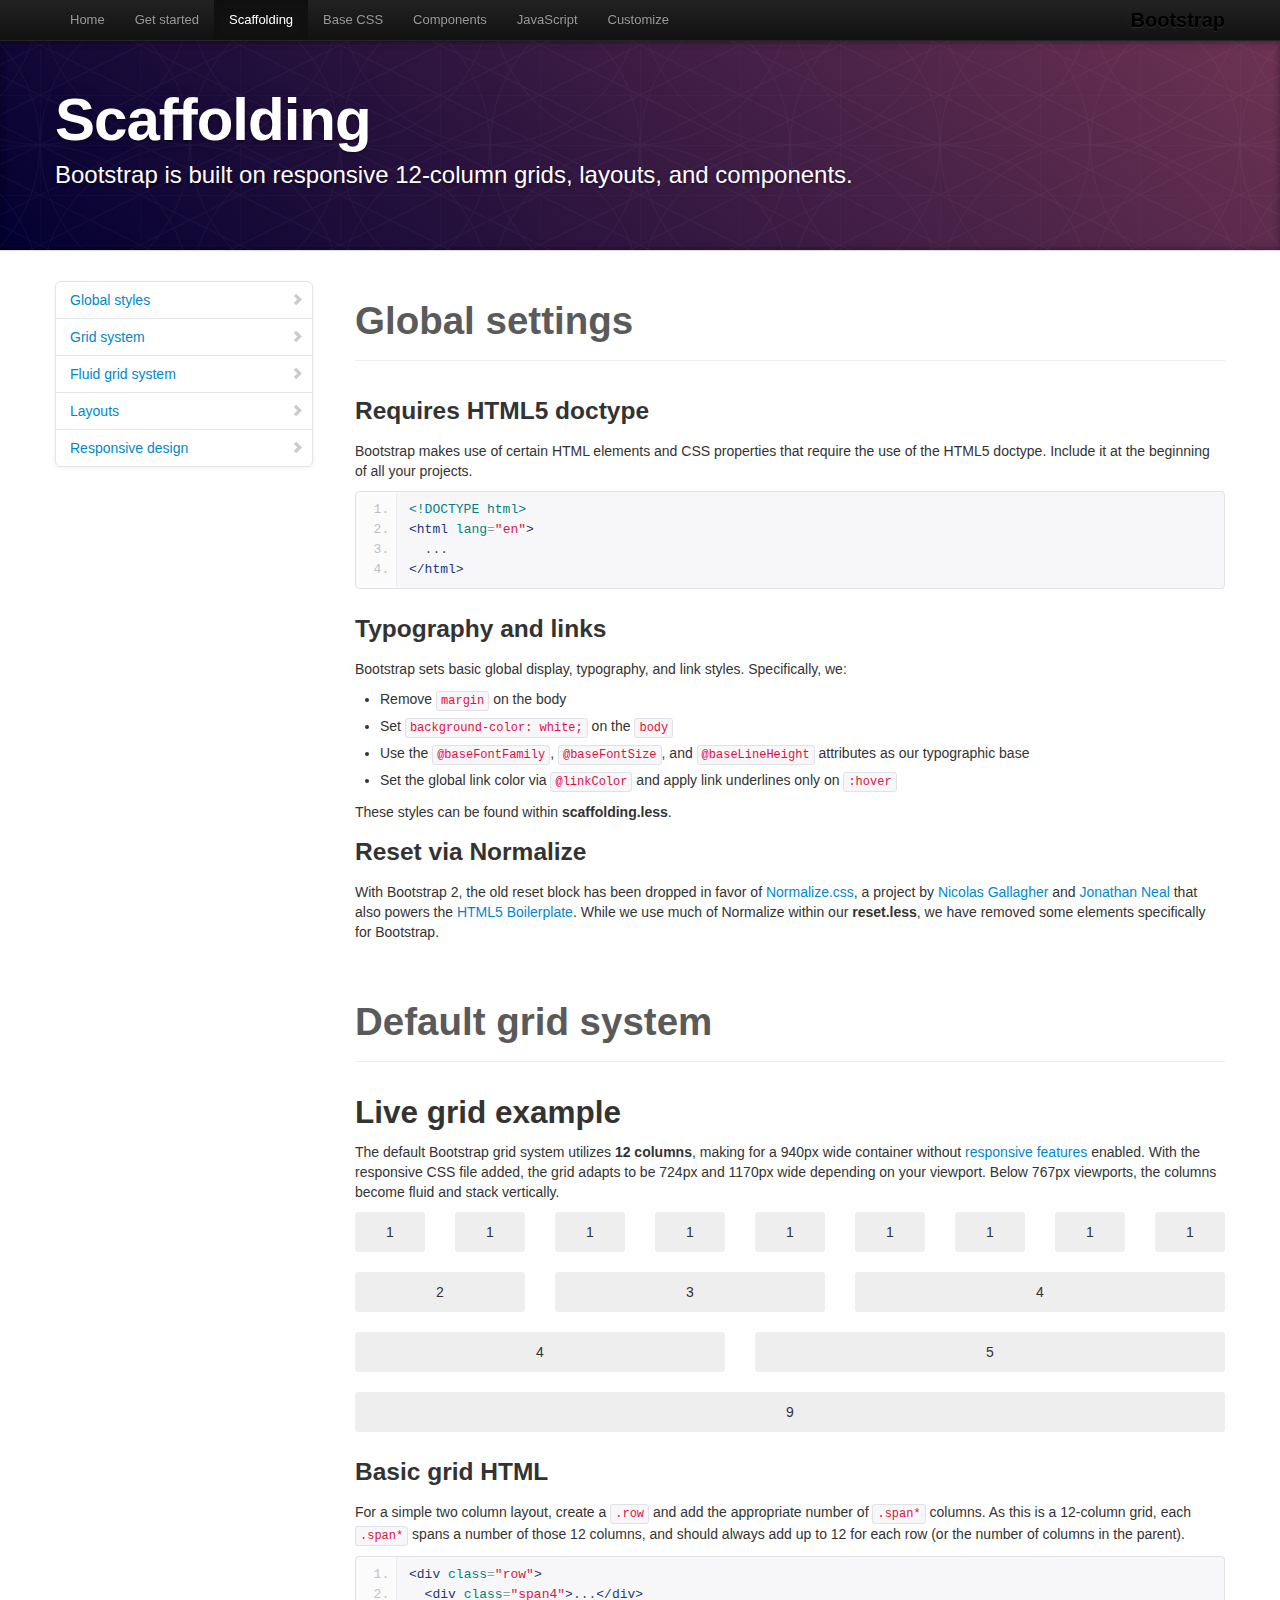
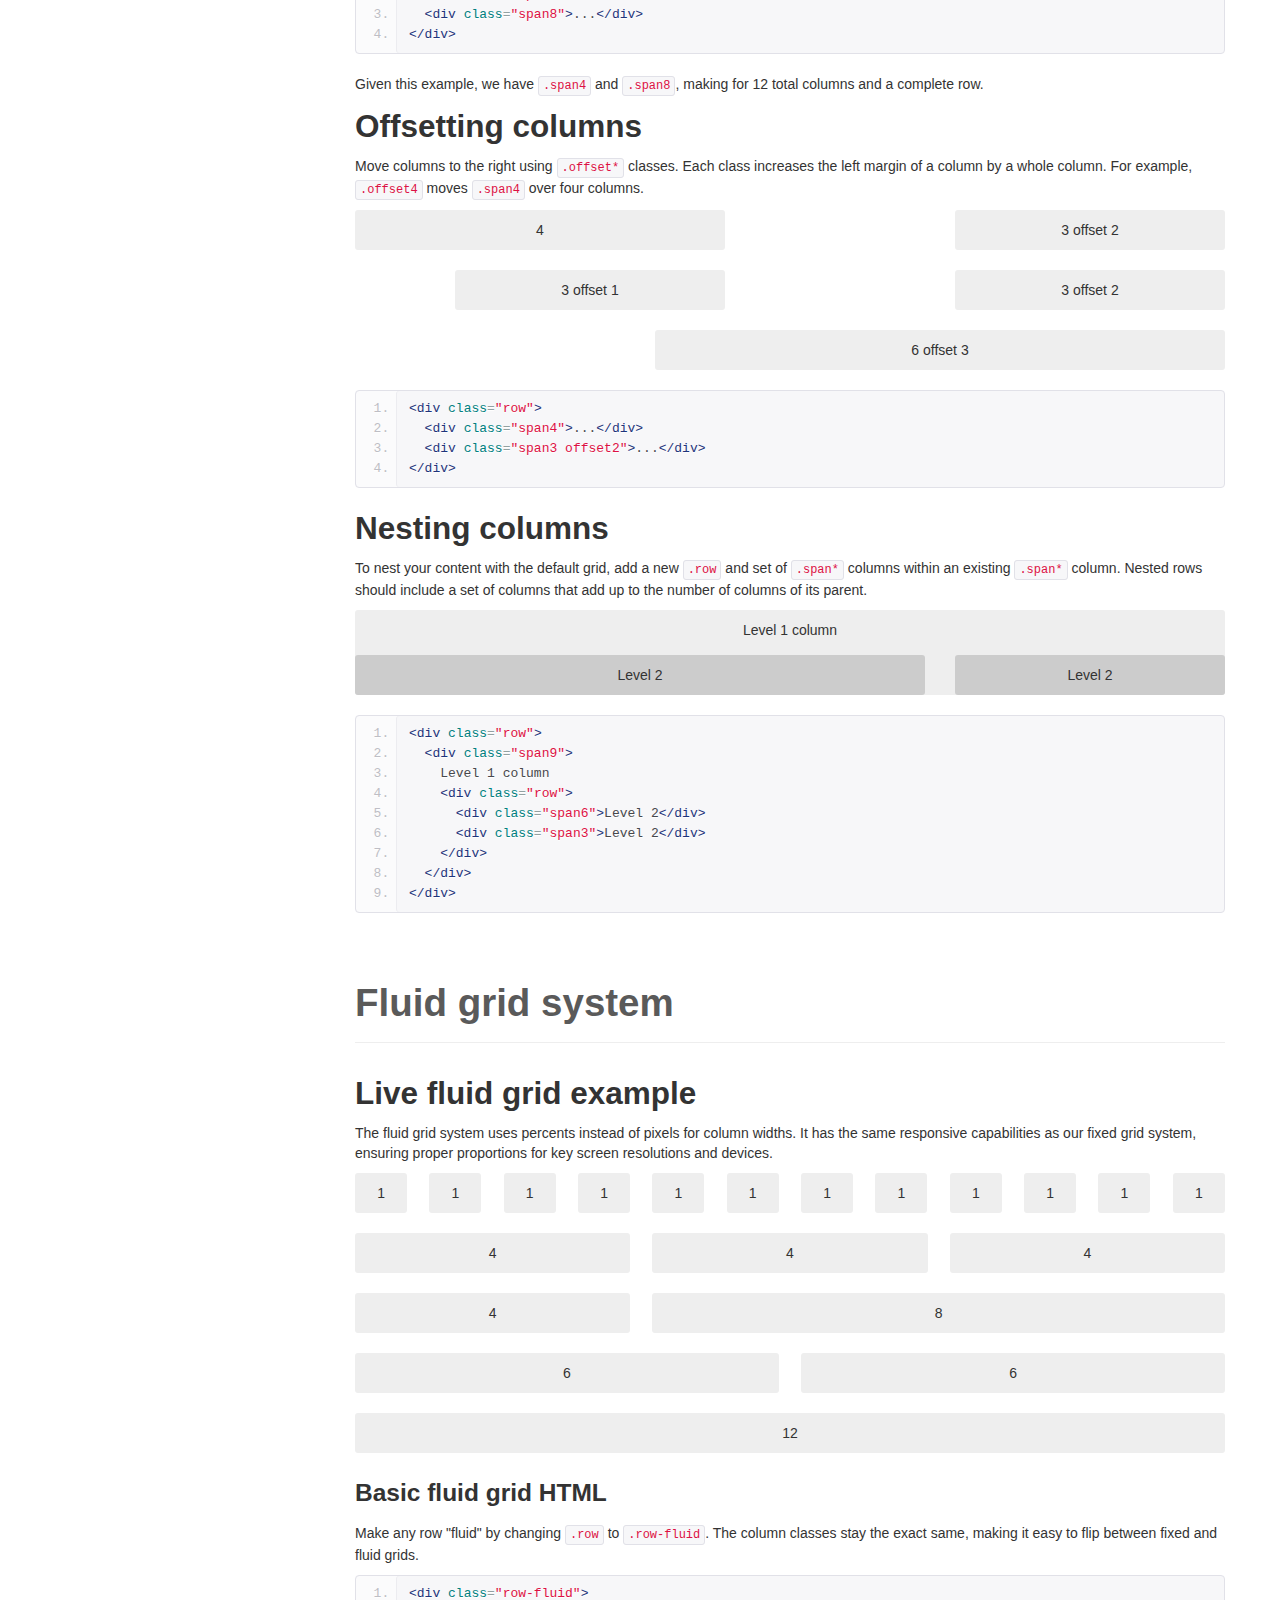
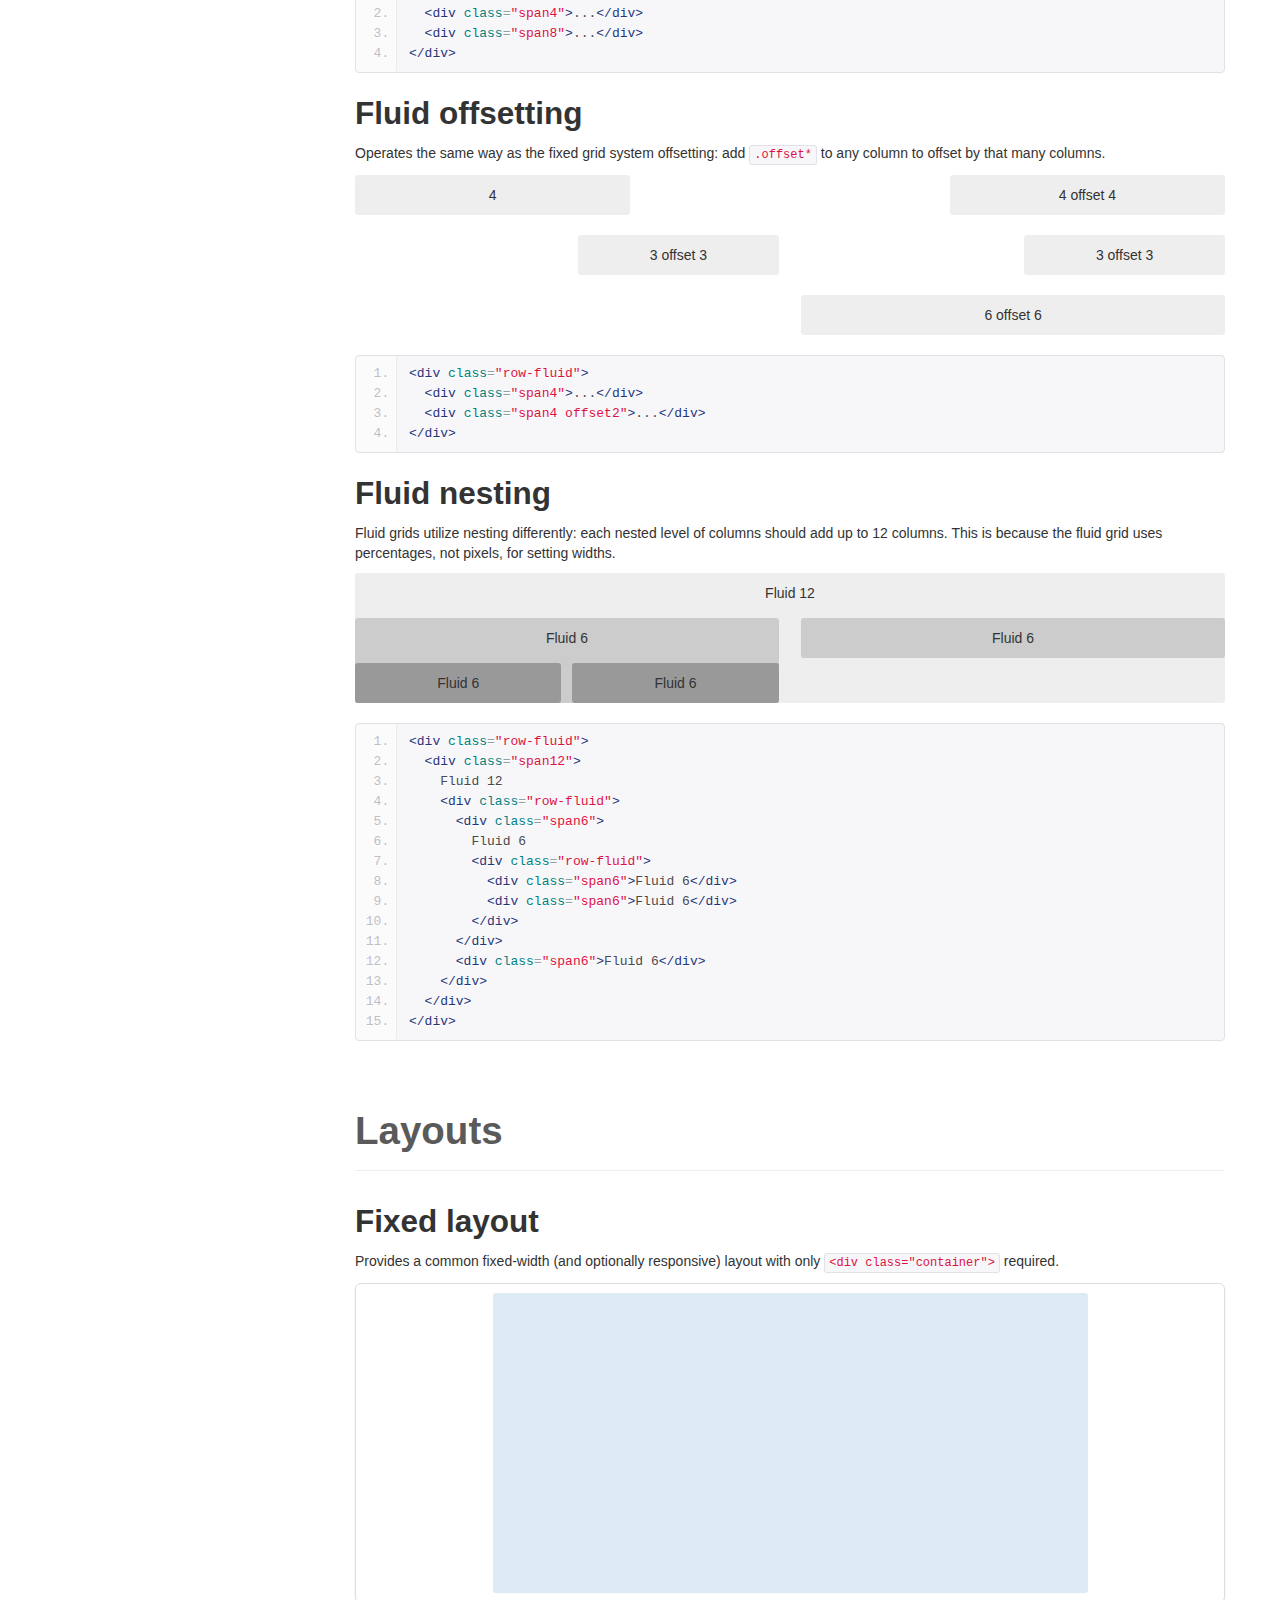
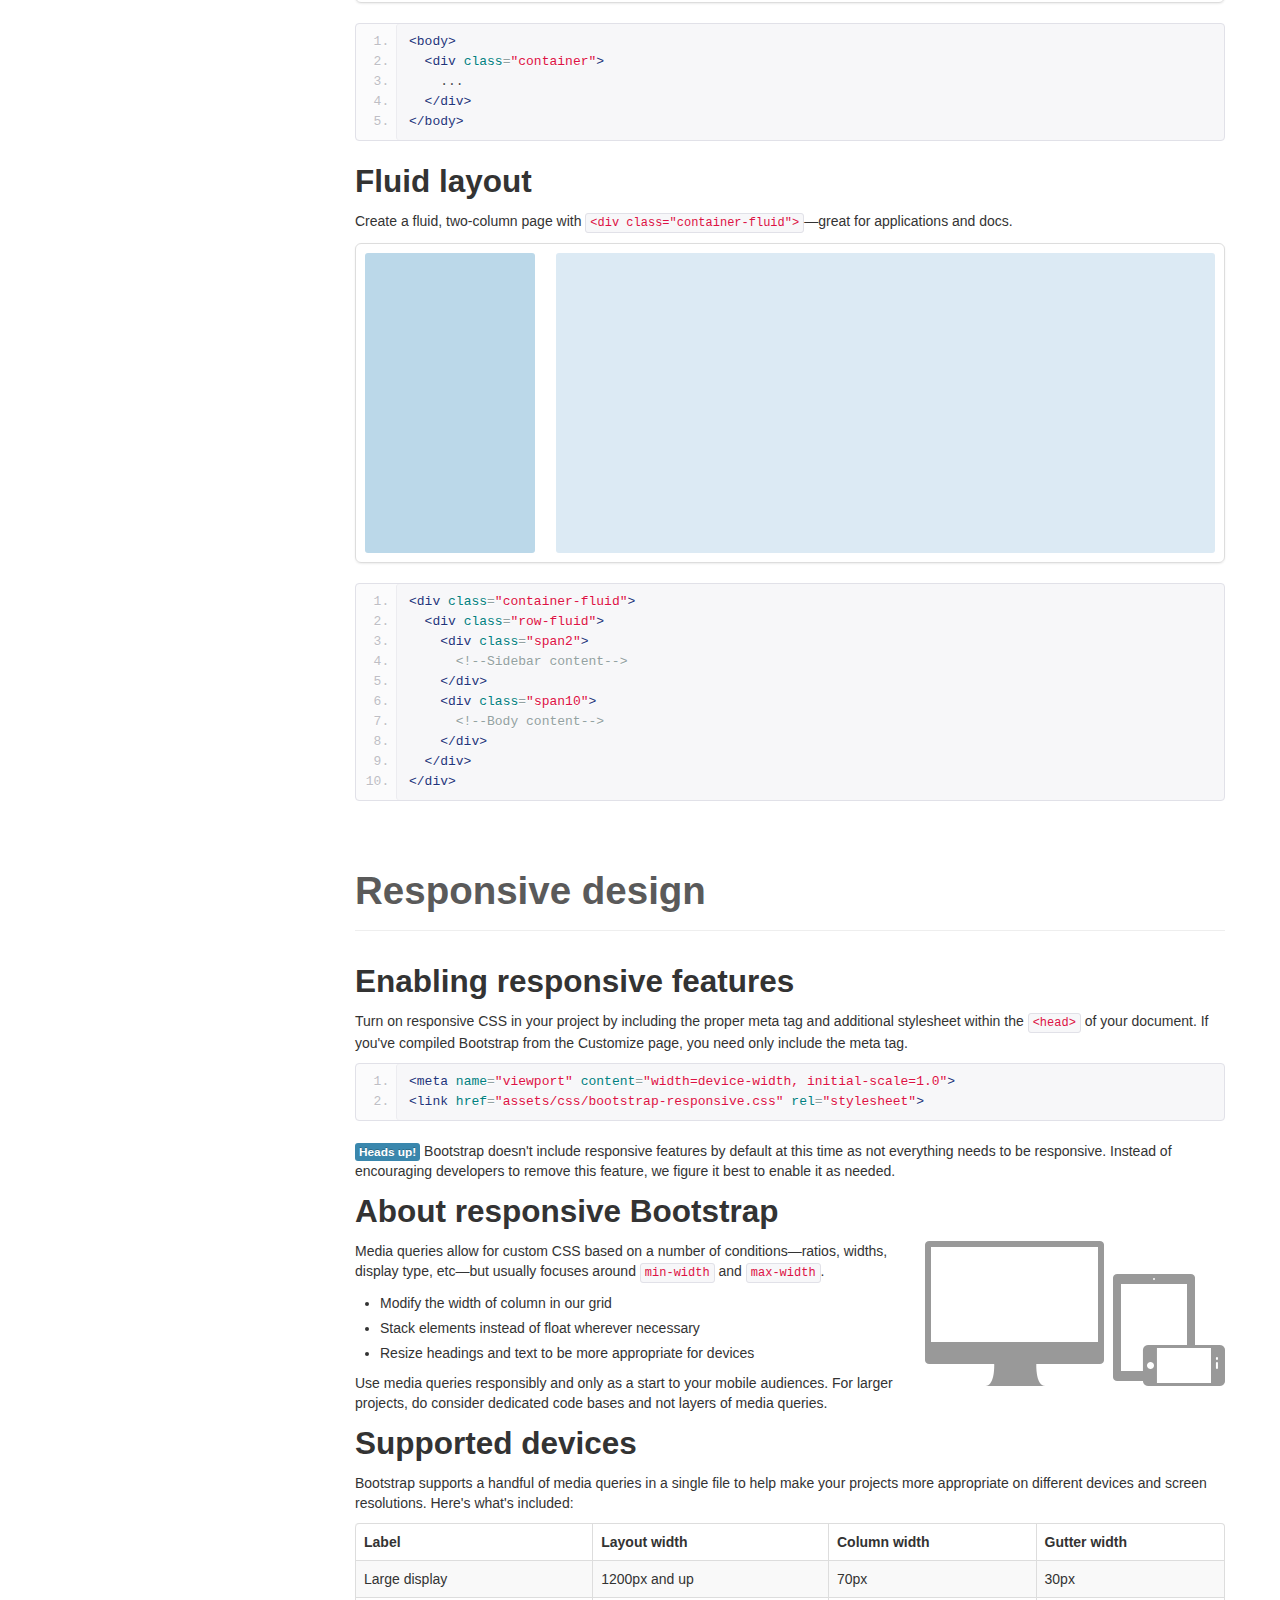
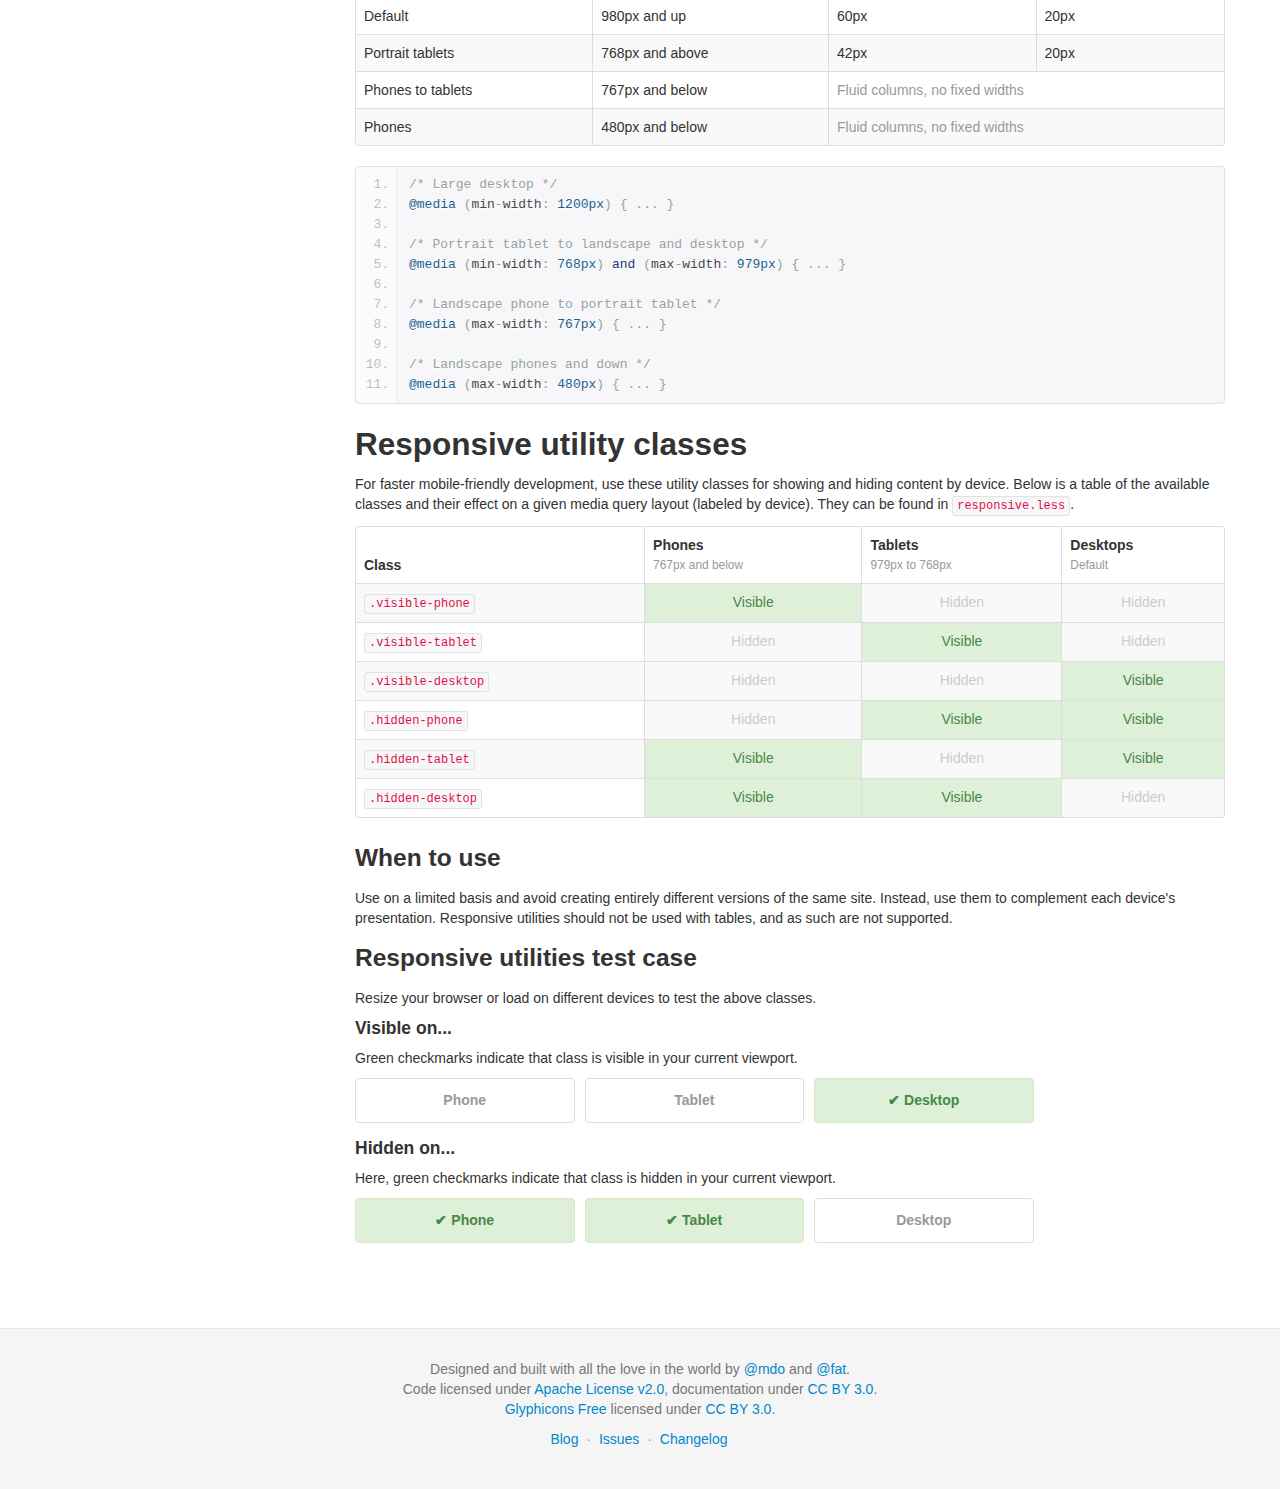
<file: paginau/docs/scaffolding.html>
<!DOCTYPE html>
<html lang="en">
  <head>
    <meta charset="utf-8">
    <title>Scaffolding · Bootstrap</title>
    <meta name="viewport" content="width=device-width, initial-scale=1.0">
    <meta name="description" content="">
    <meta name="author" content="">

    <!-- Le styles -->
    <link href="assets/css/bootstrap.css" rel="stylesheet">
    <link href="assets/css/bootstrap-responsive.css" rel="stylesheet">
    <link href="assets/css/docs.css" rel="stylesheet">
    <link href="assets/js/google-code-prettify/prettify.css" rel="stylesheet">

    <!-- Le HTML5 shim, for IE6-8 support of HTML5 elements -->
    <!--[if lt IE 9]>
      <script src="assets/js/html5shiv.js"></script>
    <![endif]-->

    <!-- Le fav and touch icons -->
    <link rel="apple-touch-icon-precomposed" sizes="144x144" href="assets/ico/apple-touch-icon-144-precomposed.png">
    <link rel="apple-touch-icon-precomposed" sizes="114x114" href="assets/ico/apple-touch-icon-114-precomposed.png">
      <link rel="apple-touch-icon-precomposed" sizes="72x72" href="assets/ico/apple-touch-icon-72-precomposed.png">
                    <link rel="apple-touch-icon-precomposed" href="assets/ico/apple-touch-icon-57-precomposed.png">
                                   <link rel="shortcut icon" href="assets/ico/favicon.png">

    <script type="text/javascript">
      var _gaq = _gaq || [];
      _gaq.push(['_setAccount', 'UA-146052-10']);
      _gaq.push(['_trackPageview']);
      (function() {
        var ga = document.createElement('script'); ga.type = 'text/javascript'; ga.async = true;
        ga.src = ('https:' == document.location.protocol ? 'https://ssl' : 'http://www') + '.google-analytics.com/ga.js';
        var s = document.getElementsByTagName('script')[0]; s.parentNode.insertBefore(ga, s);
      })();
    </script>
  </head>

  <body data-spy="scroll" data-target=".bs-docs-sidebar">

    <!-- Navbar
    ================================================== -->
    <div class="navbar navbar-inverse navbar-fixed-top">
      <div class="navbar-inner">
        <div class="container">
          <button type="button" class="btn btn-navbar" data-toggle="collapse" data-target=".nav-collapse">
            <span class="icon-bar"></span>
            <span class="icon-bar"></span>
            <span class="icon-bar"></span>
          </button>
          <a class="brand" href="./index.html">Bootstrap</a>
          <div class="nav-collapse collapse">
            <ul class="nav">
              <li class="">
                <a href="./index.html">Home</a>
              </li>
              <li class="">
                <a href="./getting-started.html">Get started</a>
              </li>
              <li class="active">
                <a href="./scaffolding.html">Scaffolding</a>
              </li>
              <li class="">
                <a href="./base-css.html">Base CSS</a>
              </li>
              <li class="">
                <a href="./components.html">Components</a>
              </li>
              <li class="">
                <a href="./javascript.html">JavaScript</a>
              </li>
              <li class="">
                <a href="./customize.html">Customize</a>
              </li>
            </ul>
          </div>
        </div>
      </div>
    </div>

<!-- Subhead
================================================== -->
<header class="jumbotron subhead" id="overview">
  <div class="container">
    <h1>Scaffolding</h1>
    <p class="lead">Bootstrap is built on responsive 12-column grids, layouts, and components.</p>
  </div>
</header>

  <div class="container">

    <!-- Docs nav
    ================================================== -->
    <div class="row">
      <div class="span3 bs-docs-sidebar">
        <ul class="nav nav-list bs-docs-sidenav">
          <li><a href="#global"><i class="icon-chevron-right"></i> Global styles</a></li>
          <li><a href="#gridSystem"><i class="icon-chevron-right"></i> Grid system</a></li>
          <li><a href="#fluidGridSystem"><i class="icon-chevron-right"></i> Fluid grid system</a></li>
          <li><a href="#layouts"><i class="icon-chevron-right"></i> Layouts</a></li>
          <li><a href="#responsive"><i class="icon-chevron-right"></i> Responsive design</a></li>
        </ul>
      </div>
      <div class="span9">



        <!-- Global Bootstrap settings
        ================================================== -->
        <section id="global">
          <div class="page-header">
            <h1>Global settings</h1>
          </div>

          <h3>Requires HTML5 doctype</h3>
          <p>Bootstrap makes use of certain HTML elements and CSS properties that require the use of the HTML5 doctype. Include it at the beginning of all your projects.</p>
<pre class="prettyprint linenums">
&lt;!DOCTYPE html&gt;
&lt;html lang="en"&gt;
  ...
&lt;/html&gt;
</pre>

          <h3>Typography and links</h3>
          <p>Bootstrap sets basic global display, typography, and link styles. Specifically, we:</p>
          <ul>
            <li>Remove <code>margin</code> on the body</li>
            <li>Set <code>background-color: white;</code> on the <code>body</code></li>
            <li>Use the <code>@baseFontFamily</code>, <code>@baseFontSize</code>, and <code>@baseLineHeight</code> attributes as our typographic base</li>
            <li>Set the global link color via <code>@linkColor</code> and apply link underlines only on <code>:hover</code></li>
          </ul>
          <p>These styles can be found within <strong>scaffolding.less</strong>.</p>

          <h3>Reset via Normalize</h3>
          <p>With Bootstrap 2, the old reset block has been dropped in favor of <a href="http://necolas.github.com/normalize.css/" target="_blank">Normalize.css</a>, a project by <a href="http://twitter.com/necolas" target="_blank">Nicolas Gallagher</a> and <a href="http://twitter.com/jon_neal" target="_blank">Jonathan Neal</a> that also powers the <a href="http://html5boilerplate.com" target="_blank">HTML5 Boilerplate</a>. While we use much of Normalize within our <strong>reset.less</strong>, we have removed some elements specifically for Bootstrap.</p>

        </section>




        <!-- Grid system
        ================================================== -->
        <section id="gridSystem">
          <div class="page-header">
            <h1>Default grid system</h1>
          </div>

          <h2>Live grid example</h2>
          <p>The default Bootstrap grid system utilizes <strong>12 columns</strong>, making for a 940px wide container without <a href="./scaffolding.html#responsive">responsive features</a> enabled. With the responsive CSS file added, the grid adapts to be 724px and 1170px wide depending on your viewport. Below 767px viewports, the columns become fluid and stack vertically.</p>
          <div class="bs-docs-grid">
            <div class="row show-grid">
              <div class="span1">1</div>
              <div class="span1">1</div>
              <div class="span1">1</div>
              <div class="span1">1</div>
              <div class="span1">1</div>
              <div class="span1">1</div>
              <div class="span1">1</div>
              <div class="span1">1</div>
              <div class="span1">1</div>
            </div>
            <div class="row show-grid">
              <div class="span2">2</div>
              <div class="span3">3</div>
              <div class="span4">4</div>
            </div>
            <div class="row show-grid">
              <div class="span4">4</div>
              <div class="span5">5</div>
            </div>
            <div class="row show-grid">
              <div class="span9">9</div>
            </div>
          </div>

          <h3>Basic grid HTML</h3>
          <p>For a simple two column layout, create a <code>.row</code> and add the appropriate number of <code>.span*</code> columns. As this is a 12-column grid, each <code>.span*</code> spans a number of those 12 columns, and should always add up to 12 for each row (or the number of columns in the parent).</p>
<pre class="prettyprint linenums">
&lt;div class="row"&gt;
  &lt;div class="span4"&gt;...&lt;/div&gt;
  &lt;div class="span8"&gt;...&lt;/div&gt;
&lt;/div&gt;
</pre>
          <p>Given this example, we have <code>.span4</code> and <code>.span8</code>, making for 12 total columns and a complete row.</p>

          <h2>Offsetting columns</h2>
          <p>Move columns to the right using <code>.offset*</code> classes. Each class increases the left margin of a column by a whole column. For example, <code>.offset4</code> moves <code>.span4</code> over four columns.</p>
          <div class="bs-docs-grid">
            <div class="row show-grid">
              <div class="span4">4</div>
              <div class="span3 offset2">3 offset 2</div>
            </div><!-- /row -->
            <div class="row show-grid">
              <div class="span3 offset1">3 offset 1</div>
              <div class="span3 offset2">3 offset 2</div>
            </div><!-- /row -->
            <div class="row show-grid">
              <div class="span6 offset3">6 offset 3</div>
            </div><!-- /row -->
          </div>
<pre class="prettyprint linenums">
&lt;div class="row"&gt;
  &lt;div class="span4"&gt;...&lt;/div&gt;
  &lt;div class="span3 offset2"&gt;...&lt;/div&gt;
&lt;/div&gt;
</pre>

          <h2>Nesting columns</h2>
          <p>To nest your content with the default grid, add a new <code>.row</code> and set of <code>.span*</code> columns within an existing <code>.span*</code> column. Nested rows should include a set of columns that add up to the number of columns of its parent.</p>
          <div class="row show-grid">
            <div class="span9">
              Level 1 column
              <div class="row show-grid">
                <div class="span6">
                  Level 2
                </div>
                <div class="span3">
                  Level 2
                </div>
              </div>
            </div>
          </div>
<pre class="prettyprint linenums">
&lt;div class="row"&gt;
  &lt;div class="span9"&gt;
    Level 1 column
    &lt;div class="row"&gt;
      &lt;div class="span6"&gt;Level 2&lt;/div&gt;
      &lt;div class="span3"&gt;Level 2&lt;/div&gt;
    &lt;/div&gt;
  &lt;/div&gt;
&lt;/div&gt;
</pre>
        </section>



        <!-- Fluid grid system
        ================================================== -->
        <section id="fluidGridSystem">
          <div class="page-header">
            <h1>Fluid grid system</h1>
          </div>

          <h2>Live fluid grid example</h2>
          <p>The fluid grid system uses percents instead of pixels for column widths. It has the same responsive capabilities as our fixed grid system, ensuring proper proportions for key screen resolutions and devices.</p>
          <div class="bs-docs-grid">
            <div class="row-fluid show-grid">
              <div class="span1">1</div>
              <div class="span1">1</div>
              <div class="span1">1</div>
              <div class="span1">1</div>
              <div class="span1">1</div>
              <div class="span1">1</div>
              <div class="span1">1</div>
              <div class="span1">1</div>
              <div class="span1">1</div>
              <div class="span1">1</div>
              <div class="span1">1</div>
              <div class="span1">1</div>
            </div>
            <div class="row-fluid show-grid">
              <div class="span4">4</div>
              <div class="span4">4</div>
              <div class="span4">4</div>
            </div>
            <div class="row-fluid show-grid">
              <div class="span4">4</div>
              <div class="span8">8</div>
            </div>
            <div class="row-fluid show-grid">
              <div class="span6">6</div>
              <div class="span6">6</div>
            </div>
            <div class="row-fluid show-grid">
              <div class="span12">12</div>
            </div>
          </div>

          <h3>Basic fluid grid HTML</h3>
          <p>Make any row "fluid" by changing <code>.row</code> to <code>.row-fluid</code>. The column classes stay the exact same, making it easy to flip between fixed and fluid grids.</p>
<pre class="prettyprint linenums">
&lt;div class="row-fluid"&gt;
  &lt;div class="span4"&gt;...&lt;/div&gt;
  &lt;div class="span8"&gt;...&lt;/div&gt;
&lt;/div&gt;
</pre>

          <h2>Fluid offsetting</h2>
          <p>Operates the same way as the fixed grid system offsetting: add <code>.offset*</code> to any column to offset by that many columns.</p>
          <div class="bs-docs-grid">
            <div class="row-fluid show-grid">
              <div class="span4">4</div>
              <div class="span4 offset4">4 offset 4</div>
            </div><!-- /row -->
            <div class="row-fluid show-grid">
              <div class="span3 offset3">3 offset 3</div>
              <div class="span3 offset3">3 offset 3</div>
            </div><!-- /row -->
            <div class="row-fluid show-grid">
              <div class="span6 offset6">6 offset 6</div>
            </div><!-- /row -->
          </div>
<pre class="prettyprint linenums">
&lt;div class="row-fluid"&gt;
  &lt;div class="span4"&gt;...&lt;/div&gt;
  &lt;div class="span4 offset2"&gt;...&lt;/div&gt;
&lt;/div&gt;
</pre>

          <h2>Fluid nesting</h2>
          <p>Fluid grids utilize nesting differently: each nested level of columns should add up to 12 columns. This is because the fluid grid uses percentages, not pixels, for setting widths.</p>
          <div class="row-fluid show-grid">
            <div class="span12">
              Fluid 12
              <div class="row-fluid show-grid">
                <div class="span6">
                  Fluid 6
                  <div class="row-fluid show-grid">
                    <div class="span6">
                      Fluid 6
                    </div>
                    <div class="span6">
                      Fluid 6
                    </div>
                  </div>
                </div>
                <div class="span6">
                  Fluid 6
                </div>
              </div>
            </div>
          </div>
<pre class="prettyprint linenums">
&lt;div class="row-fluid"&gt;
  &lt;div class="span12"&gt;
    Fluid 12
    &lt;div class="row-fluid"&gt;
      &lt;div class="span6"&gt;
        Fluid 6
        &lt;div class="row-fluid"&gt;
          &lt;div class="span6"&gt;Fluid 6&lt;/div&gt;
          &lt;div class="span6"&gt;Fluid 6&lt;/div&gt;
        &lt;/div&gt;
      &lt;/div&gt;
      &lt;div class="span6"&gt;Fluid 6&lt;/div&gt;
    &lt;/div&gt;
  &lt;/div&gt;
&lt;/div&gt;
</pre>

        </section>




        <!-- Layouts (Default and fluid)
        ================================================== -->
        <section id="layouts">
          <div class="page-header">
            <h1>Layouts</h1>
          </div>

          <h2>Fixed layout</h2>
          <p>Provides a common fixed-width (and optionally responsive) layout with only <code>&lt;div class="container"&gt;</code> required.</p>
          <div class="mini-layout">
            <div class="mini-layout-body"></div>
          </div>
<pre class="prettyprint linenums">
&lt;body&gt;
  &lt;div class="container"&gt;
    ...
  &lt;/div&gt;
&lt;/body&gt;
</pre>

          <h2>Fluid layout</h2>
          <p>Create a fluid, two-column page with <code>&lt;div class="container-fluid"&gt;</code>&mdash;great for applications and docs.</p>
          <div class="mini-layout fluid">
            <div class="mini-layout-sidebar"></div>
            <div class="mini-layout-body"></div>
          </div>
<pre class="prettyprint linenums">
&lt;div class="container-fluid"&gt;
  &lt;div class="row-fluid"&gt;
    &lt;div class="span2"&gt;
      &lt;!--Sidebar content--&gt;
    &lt;/div&gt;
    &lt;div class="span10"&gt;
      &lt;!--Body content--&gt;
    &lt;/div&gt;
  &lt;/div&gt;
&lt;/div&gt;
</pre>
        </section>




        <!-- Responsive design
        ================================================== -->
        <section id="responsive">
          <div class="page-header">
            <h1>Responsive design</h1>
          </div>

          <h2>Enabling responsive features</h2>
          <p>Turn on responsive CSS in your project by including the proper meta tag and additional stylesheet within the <code>&lt;head&gt;</code> of your document. If you've compiled Bootstrap from the Customize page, you need only include the meta tag.</p>
<pre class="prettyprint linenums">
&lt;meta name="viewport" content="width=device-width, initial-scale=1.0"&gt;
&lt;link href="assets/css/bootstrap-responsive.css" rel="stylesheet"&gt;
</pre>
          <p><span class="label label-info">Heads up!</span>  Bootstrap doesn't include responsive features by default at this time as not everything needs to be responsive. Instead of encouraging developers to remove this feature, we figure it best to enable it as needed.</p>

          <h2>About responsive Bootstrap</h2>
          <img src="assets/img/responsive-illustrations.png" alt="Responsive devices" style="float: right; margin: 0 0 20px 20px;">
          <p>Media queries allow for custom CSS based on a number of conditions&mdash;ratios, widths, display type, etc&mdash;but usually focuses around <code>min-width</code> and <code>max-width</code>.</p>
          <ul>
            <li>Modify the width of column in our grid</li>
            <li>Stack elements instead of float wherever necessary</li>
            <li>Resize headings and text to be more appropriate for devices</li>
          </ul>
          <p>Use media queries responsibly and only as a start to your mobile audiences. For larger projects, do consider dedicated code bases and not layers of media queries.</p>

          <h2>Supported devices</h2>
          <p>Bootstrap supports a handful of media queries in a single file to help make your projects more appropriate on different devices and screen resolutions. Here's what's included:</p>
          <table class="table table-bordered table-striped">
            <thead>
              <tr>
                <th>Label</th>
                <th>Layout width</th>
                <th>Column width</th>
                <th>Gutter width</th>
              </tr>
            </thead>
            <tbody>
              <tr>
                <td>Large display</td>
                <td>1200px and up</td>
                <td>70px</td>
                <td>30px</td>
              </tr>
              <tr>
                <td>Default</td>
                <td>980px and up</td>
                <td>60px</td>
                <td>20px</td>
              </tr>
              <tr>
                <td>Portrait tablets</td>
                <td>768px and above</td>
                <td>42px</td>
                <td>20px</td>
              </tr>
              <tr>
                <td>Phones to tablets</td>
                <td>767px and below</td>
                <td class="muted" colspan="2">Fluid columns, no fixed widths</td>
              </tr>
              <tr>
                <td>Phones</td>
                <td>480px and below</td>
                <td class="muted" colspan="2">Fluid columns, no fixed widths</td>
              </tr>
            </tbody>
          </table>
<pre class="prettyprint linenums">
/* Large desktop */
@media (min-width: 1200px) { ... }

/* Portrait tablet to landscape and desktop */
@media (min-width: 768px) and (max-width: 979px) { ... }

/* Landscape phone to portrait tablet */
@media (max-width: 767px) { ... }

/* Landscape phones and down */
@media (max-width: 480px) { ... }
</pre>


          <h2>Responsive utility classes</h2>
          <p>For faster mobile-friendly development, use these utility classes for showing and hiding content by device. Below is a table of the available classes and their effect on a given media query layout (labeled by device). They can be found in <code>responsive.less</code>.</p>
          <table class="table table-bordered table-striped responsive-utilities">
            <thead>
              <tr>
                <th>Class</th>
                <th>Phones <small>767px and below</small></th>
                <th>Tablets <small>979px to 768px</small></th>
                <th>Desktops <small>Default</small></th>
              </tr>
            </thead>
            <tbody>
              <tr>
                <th><code>.visible-phone</code></th>
                <td class="is-visible">Visible</td>
                <td class="is-hidden">Hidden</td>
                <td class="is-hidden">Hidden</td>
              </tr>
              <tr>
                <th><code>.visible-tablet</code></th>
                <td class="is-hidden">Hidden</td>
                <td class="is-visible">Visible</td>
                <td class="is-hidden">Hidden</td>
              </tr>
              <tr>
                <th><code>.visible-desktop</code></th>
                <td class="is-hidden">Hidden</td>
                <td class="is-hidden">Hidden</td>
                <td class="is-visible">Visible</td>
              </tr>
              <tr>
                <th><code>.hidden-phone</code></th>
                <td class="is-hidden">Hidden</td>
                <td class="is-visible">Visible</td>
                <td class="is-visible">Visible</td>
              </tr>
              <tr>
                <th><code>.hidden-tablet</code></th>
                <td class="is-visible">Visible</td>
                <td class="is-hidden">Hidden</td>
                <td class="is-visible">Visible</td>
              </tr>
              <tr>
                <th><code>.hidden-desktop</code></th>
                <td class="is-visible">Visible</td>
                <td class="is-visible">Visible</td>
                <td class="is-hidden">Hidden</td>
              </tr>
            </tbody>
          </table>

          <h3>When to use</h3>
          <p>Use on a limited basis and avoid creating entirely different versions of the same site. Instead, use them to complement each device's presentation. Responsive utilities should not be used with tables, and as such are not supported.</p>

          <h3>Responsive utilities test case</h3>
          <p>Resize your browser or load on different devices to test the above classes.</p>
          <h4>Visible on...</h4>
          <p>Green checkmarks indicate that class is visible in your current viewport.</p>
          <ul class="responsive-utilities-test">
            <li>Phone<span class="visible-phone">&#10004; Phone</span></li>
            <li>Tablet<span class="visible-tablet">&#10004; Tablet</span></li>
            <li>Desktop<span class="visible-desktop">&#10004; Desktop</span></li>
          </ul>
          <h4>Hidden on...</h4>
          <p>Here, green checkmarks indicate that class is hidden in your current viewport.</p>
          <ul class="responsive-utilities-test hidden-on">
            <li>Phone<span class="hidden-phone">&#10004; Phone</span></li>
            <li>Tablet<span class="hidden-tablet">&#10004; Tablet</span></li>
            <li>Desktop<span class="hidden-desktop">&#10004; Desktop</span></li>
          </ul>

        </section>



      </div>
    </div>

  </div>



    <!-- Footer
    ================================================== -->
    <footer class="footer">
      <div class="container">
        <p>Designed and built with all the love in the world by <a href="http://twitter.com/mdo" target="_blank">@mdo</a> and <a href="http://twitter.com/fat" target="_blank">@fat</a>.</p>
        <p>Code licensed under <a href="http://www.apache.org/licenses/LICENSE-2.0" target="_blank">Apache License v2.0</a>, documentation under <a href="http://creativecommons.org/licenses/by/3.0/">CC BY 3.0</a>.</p>
        <p><a href="http://glyphicons.com">Glyphicons Free</a> licensed under <a href="http://creativecommons.org/licenses/by/3.0/">CC BY 3.0</a>.</p>
        <ul class="footer-links">
          <li><a href="http://blog.getbootstrap.com">Blog</a></li>
          <li class="muted">&middot;</li>
          <li><a href="https://github.com/twbs/bootstrap/issues?state=open">Issues</a></li>
          <li class="muted">&middot;</li>
          <li><a href="https://github.com/twbs/bootstrap/releases">Changelog</a></li>
        </ul>
      </div>
    </footer>



    <!-- Le javascript
    ================================================== -->
    <!-- Placed at the end of the document so the pages load faster -->
    <script type="text/javascript" src="http://platform.twitter.com/widgets.js"></script>
    <script src="assets/js/jquery.js"></script>
    <script src="assets/js/bootstrap-transition.js"></script>
    <script src="assets/js/bootstrap-alert.js"></script>
    <script src="assets/js/bootstrap-modal.js"></script>
    <script src="assets/js/bootstrap-dropdown.js"></script>
    <script src="assets/js/bootstrap-scrollspy.js"></script>
    <script src="assets/js/bootstrap-tab.js"></script>
    <script src="assets/js/bootstrap-tooltip.js"></script>
    <script src="assets/js/bootstrap-popover.js"></script>
    <script src="assets/js/bootstrap-button.js"></script>
    <script src="assets/js/bootstrap-collapse.js"></script>
    <script src="assets/js/bootstrap-carousel.js"></script>
    <script src="assets/js/bootstrap-typeahead.js"></script>
    <script src="assets/js/bootstrap-affix.js"></script>

    <script src="assets/js/holder/holder.js"></script>
    <script src="assets/js/google-code-prettify/prettify.js"></script>

    <script src="assets/js/application.js"></script>


    <!-- Analytics
    ================================================== -->
    <script>
      var _gauges = _gauges || [];
      (function() {
        var t   = document.createElement('script');
        t.type  = 'text/javascript';
        t.async = true;
        t.id    = 'gauges-tracker';
        t.setAttribute('data-site-id', '4f0dc9fef5a1f55508000013');
        t.src = '//secure.gaug.es/track.js';
        var s = document.getElementsByTagName('script')[0];
        s.parentNode.insertBefore(t, s);
      })();
    </script>

  </body>
</html>
</file>
<file: paginau/docs/assets/js/google-code-prettify/prettify.css>
.com { color: #93a1a1; }
.lit { color: #195f91; }
.pun, .opn, .clo { color: #93a1a1; }
.fun { color: #dc322f; }
.str, .atv { color: #D14; }
.kwd, .prettyprint .tag { color: #1e347b; }
.typ, .atn, .dec, .var { color: teal; }
.pln { color: #48484c; }

.prettyprint {
  padding: 8px;
  background-color: #f7f7f9;
  border: 1px solid #e1e1e8;
}
.prettyprint.linenums {
  -webkit-box-shadow: inset 40px 0 0 #fbfbfc, inset 41px 0 0 #ececf0;
     -moz-box-shadow: inset 40px 0 0 #fbfbfc, inset 41px 0 0 #ececf0;
          box-shadow: inset 40px 0 0 #fbfbfc, inset 41px 0 0 #ececf0;
}

/* Specify class=linenums on a pre to get line numbering */
ol.linenums {
  margin: 0 0 0 33px; /* IE indents via margin-left */
}
ol.linenums li {
  padding-left: 12px;
  color: #bebec5;
  line-height: 20px;
  text-shadow: 0 1px 0 #fff;
}
</file>
<file: paginau/docs/assets/css/docs.css>
/* Add additional stylesheets below
-------------------------------------------------- */
/*
  Bootstrap's documentation styles
  Special styles for presenting Bootstrap's documentation and examples
*/



/* Body and structure
-------------------------------------------------- */

body {
  position: relative;
  padding-top: 40px;
}

/* Code in headings */
h3 code {
  font-size: 14px;
  font-weight: normal;
}



/* Tweak navbar brand link to be super sleek
-------------------------------------------------- */

body > .navbar {
  font-size: 13px;
}

/* Change the docs' brand */
body > .navbar .brand {
  padding-right: 0;
  padding-left: 0;
  margin-left: 20px;
  float: right;
  font-weight: bold;
  color: #000;
  text-shadow: 0 1px 0 rgba(255,255,255,.1), 0 0 30px rgba(255,255,255,.125);
  -webkit-transition: all .2s linear;
     -moz-transition: all .2s linear;
          transition: all .2s linear;
}
body > .navbar .brand:hover {
  text-decoration: none;
  text-shadow: 0 1px 0 rgba(255,255,255,.1), 0 0 30px rgba(255,255,255,.4);
}


/* Sections
-------------------------------------------------- */

/* padding for in-page bookmarks and fixed navbar */
section {
  padding-top: 30px;
}
section > .page-header,
section > .lead {
  color: #5a5a5a;
}
section > ul li {
  margin-bottom: 5px;
}

/* Separators (hr) */
.bs-docs-separator {
  margin: 40px 0 39px;
}

/* Faded out hr */
hr.soften {
  height: 1px;
  margin: 70px 0;
  background-image: -webkit-linear-gradient(left, rgba(0,0,0,0), rgba(0,0,0,.1), rgba(0,0,0,0));
  background-image:    -moz-linear-gradient(left, rgba(0,0,0,0), rgba(0,0,0,.1), rgba(0,0,0,0));
  background-image:     -ms-linear-gradient(left, rgba(0,0,0,0), rgba(0,0,0,.1), rgba(0,0,0,0));
  background-image:      -o-linear-gradient(left, rgba(0,0,0,0), rgba(0,0,0,.1), rgba(0,0,0,0));
  border: 0;
}



/* Jumbotrons
-------------------------------------------------- */

/* Base class
------------------------- */
.jumbotron {
  position: relative;
  padding: 40px 0;
  color: #fff;
  text-align: center;
  text-shadow: 0 1px 3px rgba(0,0,0,.4), 0 0 30px rgba(0,0,0,.075);
  background: #020031; /* Old browsers */
  background: -moz-linear-gradient(45deg,  #020031 0%, #6d3353 100%); /* FF3.6+ */
  background: -webkit-gradient(linear, left bottom, right top, color-stop(0%,#020031), color-stop(100%,#6d3353)); /* Chrome,Safari4+ */
  background: -webkit-linear-gradient(45deg,  #020031 0%,#6d3353 100%); /* Chrome10+,Safari5.1+ */
  background: -o-linear-gradient(45deg,  #020031 0%,#6d3353 100%); /* Opera 11.10+ */
  background: -ms-linear-gradient(45deg,  #020031 0%,#6d3353 100%); /* IE10+ */
  background: linear-gradient(45deg,  #020031 0%,#6d3353 100%); /* W3C */
  filter: progid:DXImageTransform.Microsoft.gradient( startColorstr='#020031', endColorstr='#6d3353',GradientType=1 ); /* IE6-9 fallback on horizontal gradient */
  -webkit-box-shadow: inset 0 3px 7px rgba(0,0,0,.2), inset 0 -3px 7px rgba(0,0,0,.2);
     -moz-box-shadow: inset 0 3px 7px rgba(0,0,0,.2), inset 0 -3px 7px rgba(0,0,0,.2);
          box-shadow: inset 0 3px 7px rgba(0,0,0,.2), inset 0 -3px 7px rgba(0,0,0,.2);
}
.jumbotron h1 {
  font-size: 80px;
  font-weight: bold;
  letter-spacing: -1px;
  line-height: 1;
}
.jumbotron p {
  font-size: 24px;
  font-weight: 300;
  line-height: 1.25;
  margin-bottom: 30px;
}

/* Link styles (used on .masthead-links as well) */
.jumbotron a {
  color: #fff;
  color: rgba(255,255,255,.5);
  -webkit-transition: all .2s ease-in-out;
     -moz-transition: all .2s ease-in-out;
          transition: all .2s ease-in-out;
}
.jumbotron a:hover {
  color: #fff;
  text-shadow: 0 0 10px rgba(255,255,255,.25);
}

/* Download button */
.masthead .btn {
  padding: 19px 24px;
  font-size: 24px;
  font-weight: 200;
  color: #fff; /* redeclare to override the `.jumbotron a` */
  border: 0;
  -webkit-border-radius: 6px;
     -moz-border-radius: 6px;
          border-radius: 6px;
  -webkit-box-shadow: inset 0 1px 0 rgba(255,255,255,.1), 0 1px 5px rgba(0,0,0,.25);
     -moz-box-shadow: inset 0 1px 0 rgba(255,255,255,.1), 0 1px 5px rgba(0,0,0,.25);
          box-shadow: inset 0 1px 0 rgba(255,255,255,.1), 0 1px 5px rgba(0,0,0,.25);
  -webkit-transition: none;
     -moz-transition: none;
          transition: none;
}
.masthead .btn:hover {
  -webkit-box-shadow: inset 0 1px 0 rgba(255,255,255,.1), 0 1px 5px rgba(0,0,0,.25);
     -moz-box-shadow: inset 0 1px 0 rgba(255,255,255,.1), 0 1px 5px rgba(0,0,0,.25);
          box-shadow: inset 0 1px 0 rgba(255,255,255,.1), 0 1px 5px rgba(0,0,0,.25);
}
.masthead .btn:active {
  -webkit-box-shadow: inset 0 2px 4px rgba(0,0,0,.1), 0 1px 0 rgba(255,255,255,.1);
     -moz-box-shadow: inset 0 2px 4px rgba(0,0,0,.1), 0 1px 0 rgba(255,255,255,.1);
          box-shadow: inset 0 2px 4px rgba(0,0,0,.1), 0 1px 0 rgba(255,255,255,.1);
}


/* Pattern overlay
------------------------- */
.jumbotron .container {
  position: relative;
  z-index: 2;
}
.jumbotron:after {
  content: '';
  display: block;
  position: absolute;
  top: 0;
  right: 0;
  bottom: 0;
  left: 0;
  background: url(../img/bs-docs-masthead-pattern.png) repeat center center;
  opacity: .4;
}
@media
only screen and (-webkit-min-device-pixel-ratio: 2),
only screen and (   min--moz-device-pixel-ratio: 2),
only screen and (     -o-min-device-pixel-ratio: 2/1) {

  .jumbotron:after {
    background-size: 150px 150px;
  }

}

/* Masthead (docs home)
------------------------- */
.masthead {
  padding: 70px 0 80px;
  margin-bottom: 0;
  color: #fff;
}
.masthead h1 {
  font-size: 120px;
  line-height: 1;
  letter-spacing: -2px;
}
.masthead p {
  font-size: 40px;
  font-weight: 200;
  line-height: 1.25;
}

/* Textual links in masthead */
.masthead-links {
  margin: 0;
  list-style: none;
}
.masthead-links li {
  display: inline;
  padding: 0 10px;
  color: rgba(255,255,255,.25);
}

/* Social proof buttons from GitHub & Twitter */
.bs-docs-social {
  padding: 15px 0;
  text-align: center;
  background-color: #f5f5f5;
  border-top: 1px solid #fff;
  border-bottom: 1px solid #ddd;
}

/* Quick links on Home */
.bs-docs-social-buttons {
  margin-left: 0;
  margin-bottom: 0;
  padding-left: 0;
  list-style: none;
}
.bs-docs-social-buttons li {
  display: inline-block;
  padding: 5px 8px;
  line-height: 1;
  *display: inline;
  *zoom: 1;
}

/* Subhead (other pages)
------------------------- */
.subhead {
  text-align: left;
  border-bottom: 1px solid #ddd;
}
.subhead h1 {
  font-size: 60px;
}
.subhead p {
  margin-bottom: 20px;
}
.subhead .navbar {
  display: none;
}



/* Marketing section of Overview
-------------------------------------------------- */

.marketing {
  text-align: center;
  color: #5a5a5a;
}
.marketing h1 {
  margin: 60px 0 10px;
  font-size: 60px;
  font-weight: 200;
  line-height: 1;
  letter-spacing: -1px;
}
.marketing h2 {
  font-weight: 200;
  margin-bottom: 5px;
}
.marketing p {
  font-size: 16px;
  line-height: 1.5;
}
.marketing .marketing-byline {
  margin-bottom: 40px;
  font-size: 20px;
  font-weight: 300;
  line-height: 1.25;
  color: #999;
}
.marketing-img {
  display: block;
  margin: 0 auto 30px;
  max-height: 145px;
}



/* Footer
-------------------------------------------------- */

.footer {
  text-align: center;
  padding: 30px 0;
  margin-top: 70px;
  border-top: 1px solid #e5e5e5;
  background-color: #f5f5f5;
}
.footer p {
  margin-bottom: 0;
  color: #777;
}
.footer-links {
  margin: 10px 0;
}
.footer-links li {
  display: inline;
  padding: 0 2px;
}
.footer-links li:first-child {
  padding-left: 0;
}



/* Special grid styles
-------------------------------------------------- */

.show-grid {
  margin-top: 10px;
  margin-bottom: 20px;
}
.show-grid [class*="span"] {
  background-color: #eee;
  text-align: center;
  -webkit-border-radius: 3px;
     -moz-border-radius: 3px;
          border-radius: 3px;
  min-height: 40px;
  line-height: 40px;
}
.show-grid [class*="span"]:hover {
  background-color: #ddd;
}
.show-grid .show-grid {
  margin-top: 0;
  margin-bottom: 0;
}
.show-grid .show-grid [class*="span"] {
  margin-top: 5px;
}
.show-grid [class*="span"] [class*="span"] {
  background-color: #ccc;
}
.show-grid [class*="span"] [class*="span"] [class*="span"] {
  background-color: #999;
}



/* Mini layout previews
-------------------------------------------------- */
.mini-layout {
  border: 1px solid #ddd;
  -webkit-border-radius: 6px;
     -moz-border-radius: 6px;
          border-radius: 6px;
  -webkit-box-shadow: 0 1px 2px rgba(0,0,0,.075);
     -moz-box-shadow: 0 1px 2px rgba(0,0,0,.075);
          box-shadow: 0 1px 2px rgba(0,0,0,.075);
}
.mini-layout,
.mini-layout .mini-layout-body,
.mini-layout.fluid .mini-layout-sidebar {
  height: 300px;
}
.mini-layout {
  margin-bottom: 20px;
  padding: 9px;
}
.mini-layout div {
  -webkit-border-radius: 3px;
     -moz-border-radius: 3px;
          border-radius: 3px;
}
.mini-layout .mini-layout-body {
  background-color: #dceaf4;
  margin: 0 auto;
  width: 70%;
}
.mini-layout.fluid .mini-layout-sidebar,
.mini-layout.fluid .mini-layout-header,
.mini-layout.fluid .mini-layout-body {
  float: left;
}
.mini-layout.fluid .mini-layout-sidebar {
  background-color: #bbd8e9;
  width: 20%;
}
.mini-layout.fluid .mini-layout-body {
  width: 77.5%;
  margin-left: 2.5%;
}



/* Download page
-------------------------------------------------- */

.download .page-header {
  margin-top: 36px;
}
.page-header .toggle-all {
  margin-top: 5px;
}

/* Space out h3s when following a section */
.download h3 {
  margin-bottom: 5px;
}
.download-builder input + h3,
.download-builder .checkbox + h3 {
  margin-top: 9px;
}

/* Fields for variables */
.download-builder input[type=text] {
  margin-bottom: 9px;
  font-family: Menlo, Monaco, "Courier New", monospace;
  font-size: 12px;
  color: #d14;
}
.download-builder input[type=text]:focus {
  background-color: #fff;
}

/* Custom, larger checkbox labels */
.download .checkbox {
  padding: 6px 10px 6px 25px;
  font-size: 13px;
  line-height: 18px;
  color: #555;
  background-color: #f9f9f9;
  -webkit-border-radius: 3px;
     -moz-border-radius: 3px;
          border-radius: 3px;
  cursor: pointer;
}
.download .checkbox:hover {
  color: #333;
  background-color: #f5f5f5;
}
.download .checkbox small {
  font-size: 12px;
  color: #777;
}

/* Variables section */
#variables label {
  margin-bottom: 0;
}

/* Giant download button */
.download-btn {
  margin: 36px 0 108px;
}
#download p,
#download h4 {
  max-width: 50%;
  margin: 0 auto;
  color: #999;
  text-align: center;
}
#download h4 {
  margin-bottom: 0;
}
#download p {
  margin-bottom: 18px;
}
.download-btn .btn {
  display: block;
  width: auto;
  padding: 19px 24px;
  margin-bottom: 27px;
  font-size: 30px;
  line-height: 1;
  text-align: center;
  -webkit-border-radius: 6px;
     -moz-border-radius: 6px;
          border-radius: 6px;
}



/* Misc
-------------------------------------------------- */

/* Make tables spaced out a bit more */
h2 + table,
h3 + table,
h4 + table,
h2 + .row {
  margin-top: 5px;
}

/* Example sites showcase */
.example-sites {
  xmargin-left: 20px;
}
.example-sites img {
  max-width: 100%;
  margin: 0 auto;
}

.scrollspy-example {
  height: 200px;
  overflow: auto;
  position: relative;
}


/* Fake the :focus state to demo it */
.focused {
  border-color: rgba(82,168,236,.8);
  -webkit-box-shadow: inset 0 1px 3px rgba(0,0,0,.1), 0 0 8px rgba(82,168,236,.6);
     -moz-box-shadow: inset 0 1px 3px rgba(0,0,0,.1), 0 0 8px rgba(82,168,236,.6);
          box-shadow: inset 0 1px 3px rgba(0,0,0,.1), 0 0 8px rgba(82,168,236,.6);
  outline: 0;
}

/* For input sizes, make them display block */
.docs-input-sizes select,
.docs-input-sizes input[type=text] {
  display: block;
  margin-bottom: 9px;
}

/* Icons
------------------------- */
.the-icons {
  margin-left: 0;
  list-style: none;
}
.the-icons li {
  float: left;
  width: 25%;
  line-height: 25px;
}
.the-icons i:hover {
  background-color: rgba(255,0,0,.25);
}

/* Example page
------------------------- */
.bootstrap-examples h4 {
  margin: 10px 0 5px;
}
.bootstrap-examples p {
  font-size: 13px;
  line-height: 18px;
}
.bootstrap-examples .thumbnail {
  margin-bottom: 9px;
  background-color: #fff;
}



/* Bootstrap code examples
-------------------------------------------------- */

/* Base class */
.bs-docs-example {
  position: relative;
  margin: 15px 0;
  padding: 39px 19px 14px;
  *padding-top: 19px;
  background-color: #fff;
  border: 1px solid #ddd;
  -webkit-border-radius: 4px;
     -moz-border-radius: 4px;
          border-radius: 4px;
}

/* Echo out a label for the example */
.bs-docs-example:after {
  content: "Example";
  position: absolute;
  top: -1px;
  left: -1px;
  padding: 3px 7px;
  font-size: 12px;
  font-weight: bold;
  background-color: #f5f5f5;
  border: 1px solid #ddd;
  color: #9da0a4;
  -webkit-border-radius: 4px 0 4px 0;
     -moz-border-radius: 4px 0 4px 0;
          border-radius: 4px 0 4px 0;
}

/* Remove spacing between an example and it's code */
.bs-docs-example + .prettyprint {
  margin-top: -20px;
  padding-top: 15px;
}

/* Tweak examples
------------------------- */
.bs-docs-example > p:last-child {
  margin-bottom: 0;
}
.bs-docs-example .table,
.bs-docs-example .progress,
.bs-docs-example .well,
.bs-docs-example .alert,
.bs-docs-example .hero-unit,
.bs-docs-example .pagination,
.bs-docs-example .navbar,
.bs-docs-example > .nav,
.bs-docs-example blockquote {
  margin-bottom: 5px;
}
.bs-docs-example .pagination {
  margin-top: 0;
}
.bs-navbar-top-example,
.bs-navbar-bottom-example {
  z-index: 1;
  padding: 0;
  height: 90px;
  overflow: hidden; /* cut the drop shadows off */
}
.bs-navbar-top-example .navbar-fixed-top,
.bs-navbar-bottom-example .navbar-fixed-bottom {
  margin-left: 0;
  margin-right: 0;
}
.bs-navbar-top-example {
  -webkit-border-radius: 0 0 4px 4px;
     -moz-border-radius: 0 0 4px 4px;
          border-radius: 0 0 4px 4px;
}
.bs-navbar-top-example:after {
  top: auto;
  bottom: -1px;
  -webkit-border-radius: 0 4px 0 4px;
     -moz-border-radius: 0 4px 0 4px;
          border-radius: 0 4px 0 4px;
}
.bs-navbar-bottom-example {
  -webkit-border-radius: 4px 4px 0 0;
     -moz-border-radius: 4px 4px 0 0;
          border-radius: 4px 4px 0 0;
}
.bs-navbar-bottom-example .navbar {
  margin-bottom: 0;
}
form.bs-docs-example {
  padding-bottom: 19px;
}

/* Images */
.bs-docs-example-images img {
  margin: 10px;
  display: inline-block;
}

/* Tooltips */
.bs-docs-tooltip-examples {
  text-align: center;
  margin: 0 0 10px;
  list-style: none;
}
.bs-docs-tooltip-examples li {
  display: inline;
  padding: 0 10px;
}

/* Popovers */
.bs-docs-example-popover {
  padding-bottom: 24px;
  background-color: #f9f9f9;
}
.bs-docs-example-popover .popover {
  position: relative;
  display: block;
  float: left;
  width: 260px;
  margin: 20px;
}

/* Dropdowns */
.bs-docs-example-submenus {
  min-height: 180px;
}
.bs-docs-example-submenus > .pull-left + .pull-left {
  margin-left: 20px;
}
.bs-docs-example-submenus .dropup > .dropdown-menu,
.bs-docs-example-submenus .dropdown > .dropdown-menu {
  display: block;
  position: static;
  margin-bottom: 5px;
  *width: 180px;
}



/* Responsive docs
-------------------------------------------------- */

/* Utility classes table
------------------------- */
.responsive-utilities th small {
  display: block;
  font-weight: normal;
  color: #999;
}
.responsive-utilities tbody th {
  font-weight: normal;
}
.responsive-utilities td {
  text-align: center;
}
.responsive-utilities td.is-visible {
  color: #468847;
  background-color: #dff0d8 !important;
}
.responsive-utilities td.is-hidden {
  color: #ccc;
  background-color: #f9f9f9 !important;
}

/* Responsive tests
------------------------- */
.responsive-utilities-test {
  margin-top: 5px;
  margin-left: 0;
  list-style: none;
  overflow: hidden; /* clear floats */
}
.responsive-utilities-test li {
  position: relative;
  float: left;
  width: 25%;
  height: 43px;
  font-size: 14px;
  font-weight: bold;
  line-height: 43px;
  color: #999;
  text-align: center;
  border: 1px solid #ddd;
  -webkit-border-radius: 4px;
     -moz-border-radius: 4px;
          border-radius: 4px;
}
.responsive-utilities-test li + li {
  margin-left: 10px;
}
.responsive-utilities-test span {
  position: absolute;
  top:    -1px;
  left:   -1px;
  right:  -1px;
  bottom: -1px;
  -webkit-border-radius: 4px;
     -moz-border-radius: 4px;
          border-radius: 4px;
}
.responsive-utilities-test span {
  color: #468847;
  background-color: #dff0d8;
  border: 1px solid #d6e9c6;
}



/* Sidenav for Docs
-------------------------------------------------- */

.bs-docs-sidenav {
  width: 228px;
  margin: 30px 0 0;
  padding: 0;
  background-color: #fff;
  -webkit-border-radius: 6px;
     -moz-border-radius: 6px;
          border-radius: 6px;
  -webkit-box-shadow: 0 1px 4px rgba(0,0,0,.065);
     -moz-box-shadow: 0 1px 4px rgba(0,0,0,.065);
          box-shadow: 0 1px 4px rgba(0,0,0,.065);
}
.bs-docs-sidenav > li > a {
  display: block;
  width: 190px \9;
  margin: 0 0 -1px;
  padding: 8px 14px;
  border: 1px solid #e5e5e5;
}
.bs-docs-sidenav > li:first-child > a {
  -webkit-border-radius: 6px 6px 0 0;
     -moz-border-radius: 6px 6px 0 0;
          border-radius: 6px 6px 0 0;
}
.bs-docs-sidenav > li:last-child > a {
  -webkit-border-radius: 0 0 6px 6px;
     -moz-border-radius: 0 0 6px 6px;
          border-radius: 0 0 6px 6px;
}
.bs-docs-sidenav > .active > a {
  position: relative;
  z-index: 2;
  padding: 9px 15px;
  border: 0;
  text-shadow: 0 1px 0 rgba(0,0,0,.15);
  -webkit-box-shadow: inset 1px 0 0 rgba(0,0,0,.1), inset -1px 0 0 rgba(0,0,0,.1);
     -moz-box-shadow: inset 1px 0 0 rgba(0,0,0,.1), inset -1px 0 0 rgba(0,0,0,.1);
          box-shadow: inset 1px 0 0 rgba(0,0,0,.1), inset -1px 0 0 rgba(0,0,0,.1);
}
/* Chevrons */
.bs-docs-sidenav .icon-chevron-right {
  float: right;
  margin-top: 2px;
  margin-right: -6px;
  opacity: .25;
}
.bs-docs-sidenav > li > a:hover {
  background-color: #f5f5f5;
}
.bs-docs-sidenav a:hover .icon-chevron-right {
  opacity: .5;
}
.bs-docs-sidenav .active .icon-chevron-right,
.bs-docs-sidenav .active a:hover .icon-chevron-right {
  background-image: url(../img/glyphicons-halflings-white.png);
  opacity: 1;
}
.bs-docs-sidenav.affix {
  top: 40px;
}
.bs-docs-sidenav.affix-bottom {
  position: absolute;
  top: auto;
  bottom: 270px;
}




/* Responsive
-------------------------------------------------- */

/* Desktop large
------------------------- */
@media (min-width: 1200px) {
  .bs-docs-container {
    max-width: 970px;
  }
  .bs-docs-sidenav {
    width: 258px;
  }
  .bs-docs-sidenav > li > a {
    width: 230px \9; /* Override the previous IE8-9 hack */
  }
}

/* Desktop
------------------------- */
@media (max-width: 980px) {
  /* Unfloat brand */
  body > .navbar-fixed-top .brand {
    float: left;
    margin-left: 0;
    padding-left: 10px;
    padding-right: 10px;
  }

  /* Inline-block quick links for more spacing */
  .quick-links li {
    display: inline-block;
    margin: 5px;
  }

  /* When affixed, space properly */
  .bs-docs-sidenav {
    top: 0;
    width: 218px;
    margin-top: 30px;
    margin-right: 0;
  }
}

/* Tablet to desktop
------------------------- */
@media (min-width: 768px) and (max-width: 979px) {
  /* Remove any padding from the body */
  body {
    padding-top: 0;
  }
  /* Widen masthead and social buttons to fill body padding */
  .jumbotron {
    margin-top: -20px; /* Offset bottom margin on .navbar */
  }
  /* Adjust sidenav width */
  .bs-docs-sidenav {
    width: 166px;
    margin-top: 20px;
  }
  .bs-docs-sidenav.affix {
    top: 0;
  }
}

/* Tablet
------------------------- */
@media (max-width: 767px) {
  /* Remove any padding from the body */
  body {
    padding-top: 0;
  }

  /* Widen masthead and social buttons to fill body padding */
  .jumbotron {
    padding: 40px 20px;
    margin-top:   -20px; /* Offset bottom margin on .navbar */
    margin-right: -20px;
    margin-left:  -20px;
  }
  .masthead h1 {
    font-size: 90px;
  }
  .masthead p,
  .masthead .btn {
    font-size: 24px;
  }
  .marketing .span4 {
    margin-bottom: 40px;
  }
  .bs-docs-social {
    margin: 0 -20px;
  }

  /* Space out the show-grid examples */
  .show-grid [class*="span"] {
    margin-bottom: 5px;
  }

  /* Sidenav */
  .bs-docs-sidenav {
    width: auto;
    margin-bottom: 20px;
  }
  .bs-docs-sidenav.affix {
    position: static;
    width: auto;
    top: 0;
  }

  /* Unfloat the back to top link in footer */
  .footer {
    margin-left: -20px;
    margin-right: -20px;
    padding-left: 20px;
    padding-right: 20px;
  }
  .footer p {
    margin-bottom: 9px;
  }
}

/* Landscape phones
------------------------- */
@media (max-width: 480px) {
  /* Remove padding above jumbotron */
  body {
    padding-top: 0;
  }

  /* Change up some type stuff */
  h2 small {
    display: block;
  }

  /* Downsize the jumbotrons */
  .jumbotron h1 {
    font-size: 45px;
  }
  .jumbotron p,
  .jumbotron .btn {
    font-size: 18px;
  }
  .jumbotron .btn {
    display: block;
    margin: 0 auto;
  }

  /* center align subhead text like the masthead */
  .subhead h1,
  .subhead p {
    text-align: center;
  }

  /* Marketing on home */
  .marketing h1 {
    font-size: 30px;
  }
  .marketing-byline {
    font-size: 18px;
  }

  /* center example sites */
  .example-sites {
    margin-left: 0;
  }
  .example-sites > li {
    float: none;
    display: block;
    max-width: 280px;
    margin: 0 auto 18px;
    text-align: center;
  }
  .example-sites .thumbnail > img {
    max-width: 270px;
  }

  /* Do our best to make tables work in narrow viewports */
  table code {
    white-space: normal;
    word-wrap: break-word;
    word-break: break-all;
  }

  /* Examples: dropdowns */
  .bs-docs-example-submenus > .pull-left {
    float: none;
    clear: both;
  }
  .bs-docs-example-submenus > .pull-left,
  .bs-docs-example-submenus > .pull-left + .pull-left {
    margin-left: 0;
  }
  .bs-docs-example-submenus p {
    margin-bottom: 0;
  }
  .bs-docs-example-submenus .dropup > .dropdown-menu,
  .bs-docs-example-submenus .dropdown > .dropdown-menu {
    margin-bottom: 10px;
    float: none;
    max-width: 180px;
  }

  /* Examples: modal */
  .modal-example .modal {
    position: relative;
    top: auto;
    right: auto;
    bottom: auto;
    left: auto;
  }

  /* Tighten up footer */
  .footer {
    padding-top: 20px;
    padding-bottom: 20px;
  }
}
</file>
